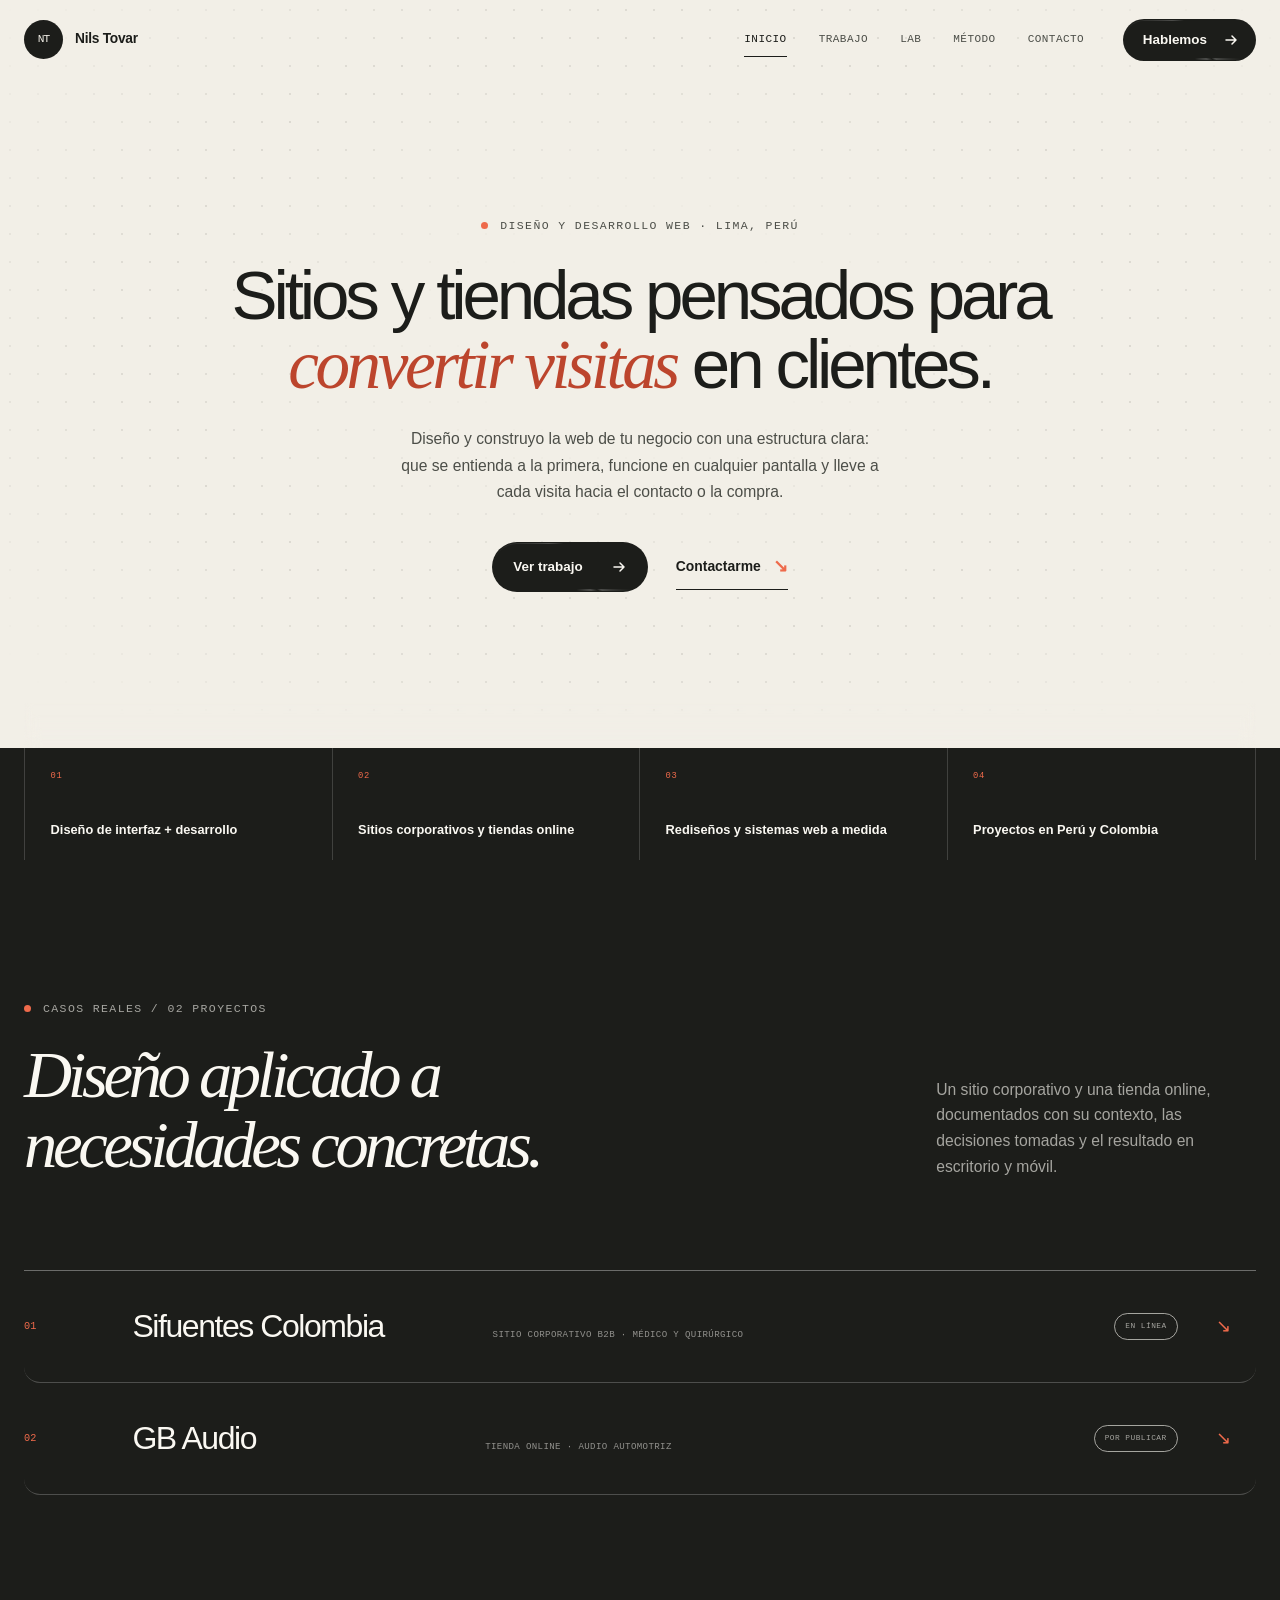
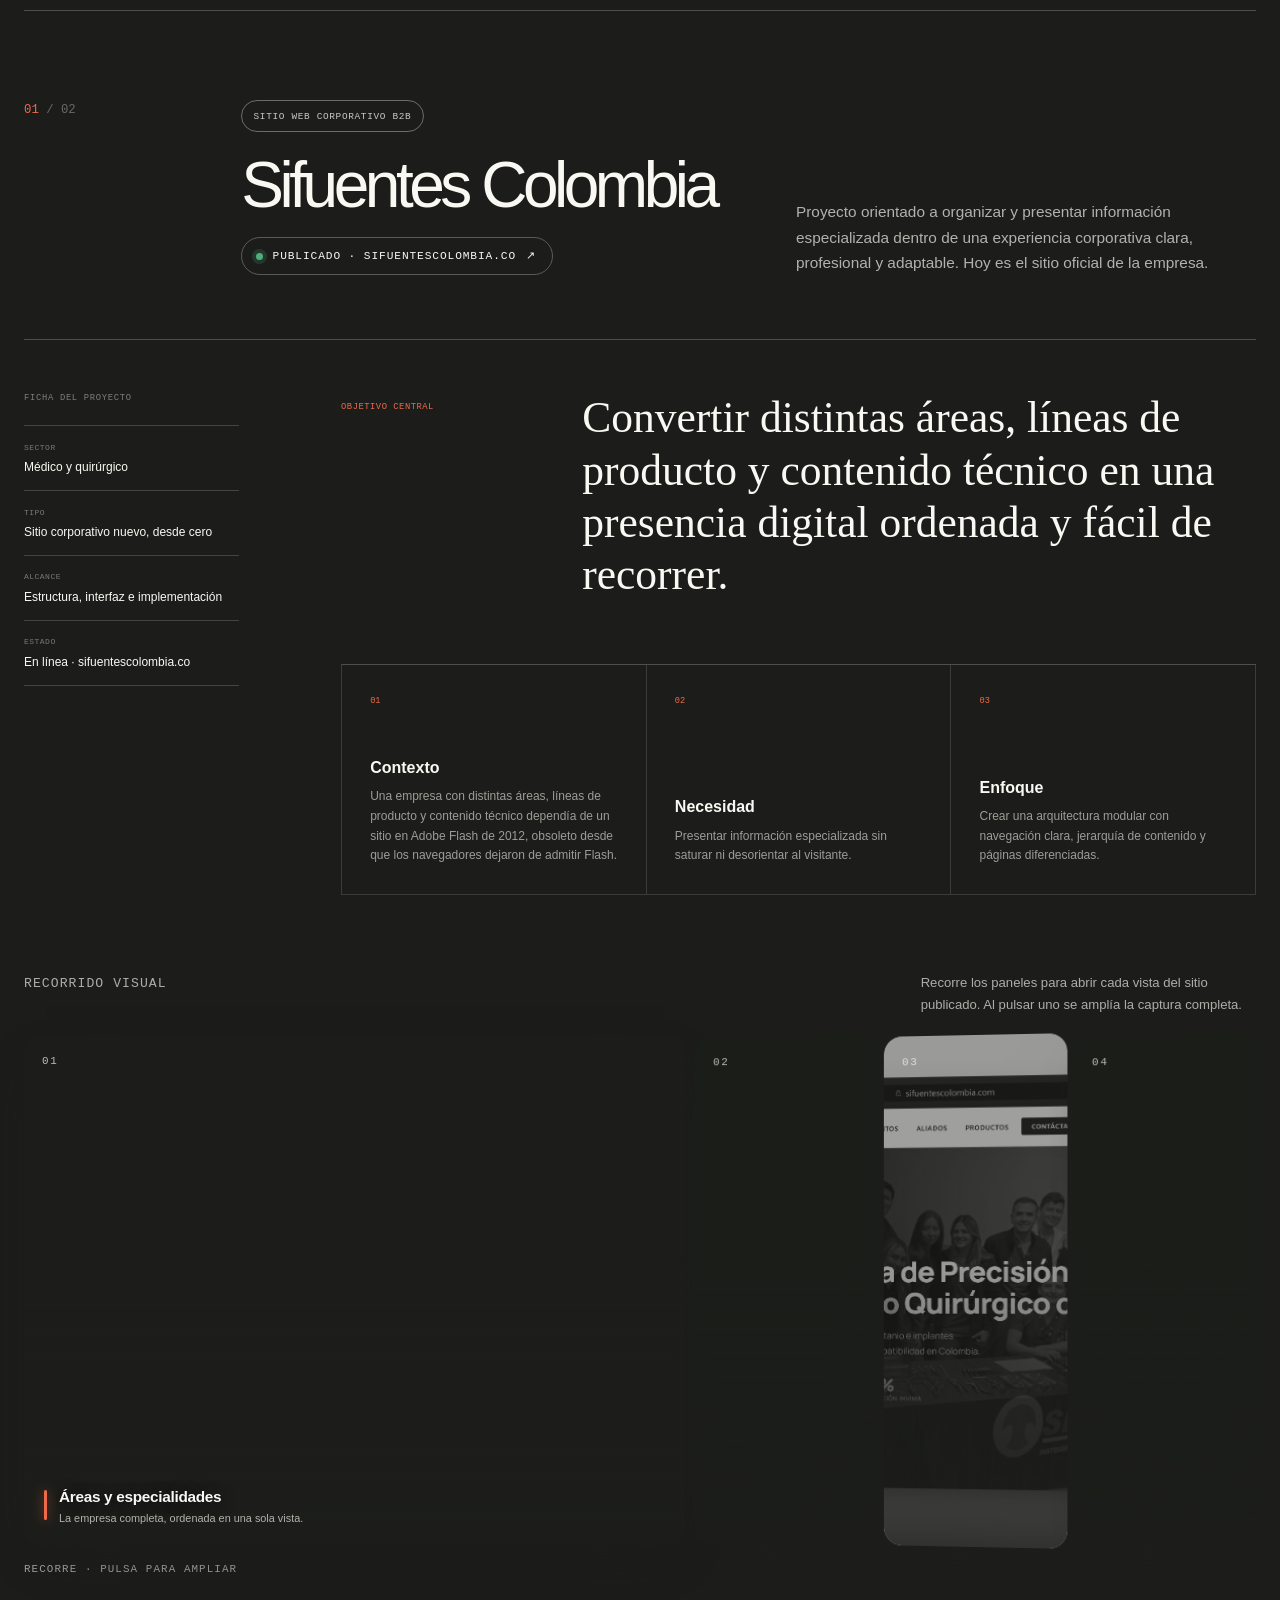
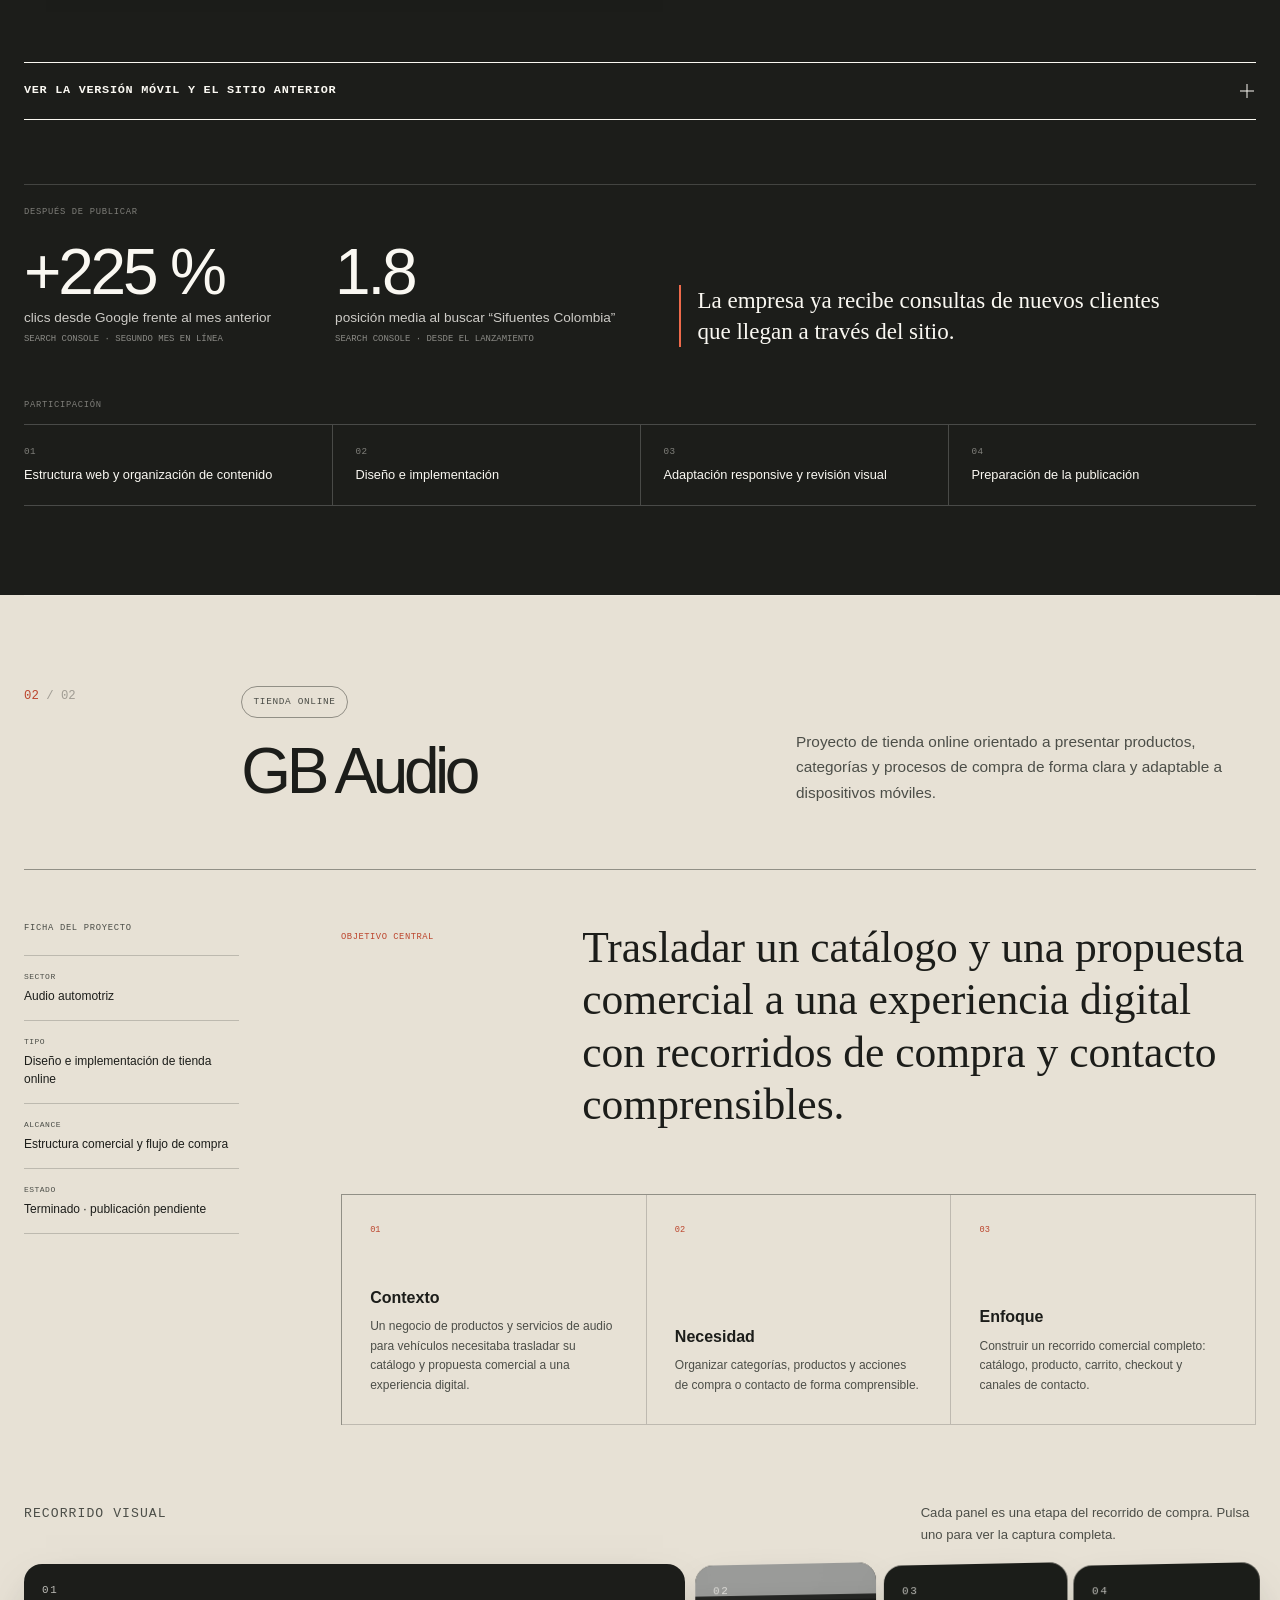
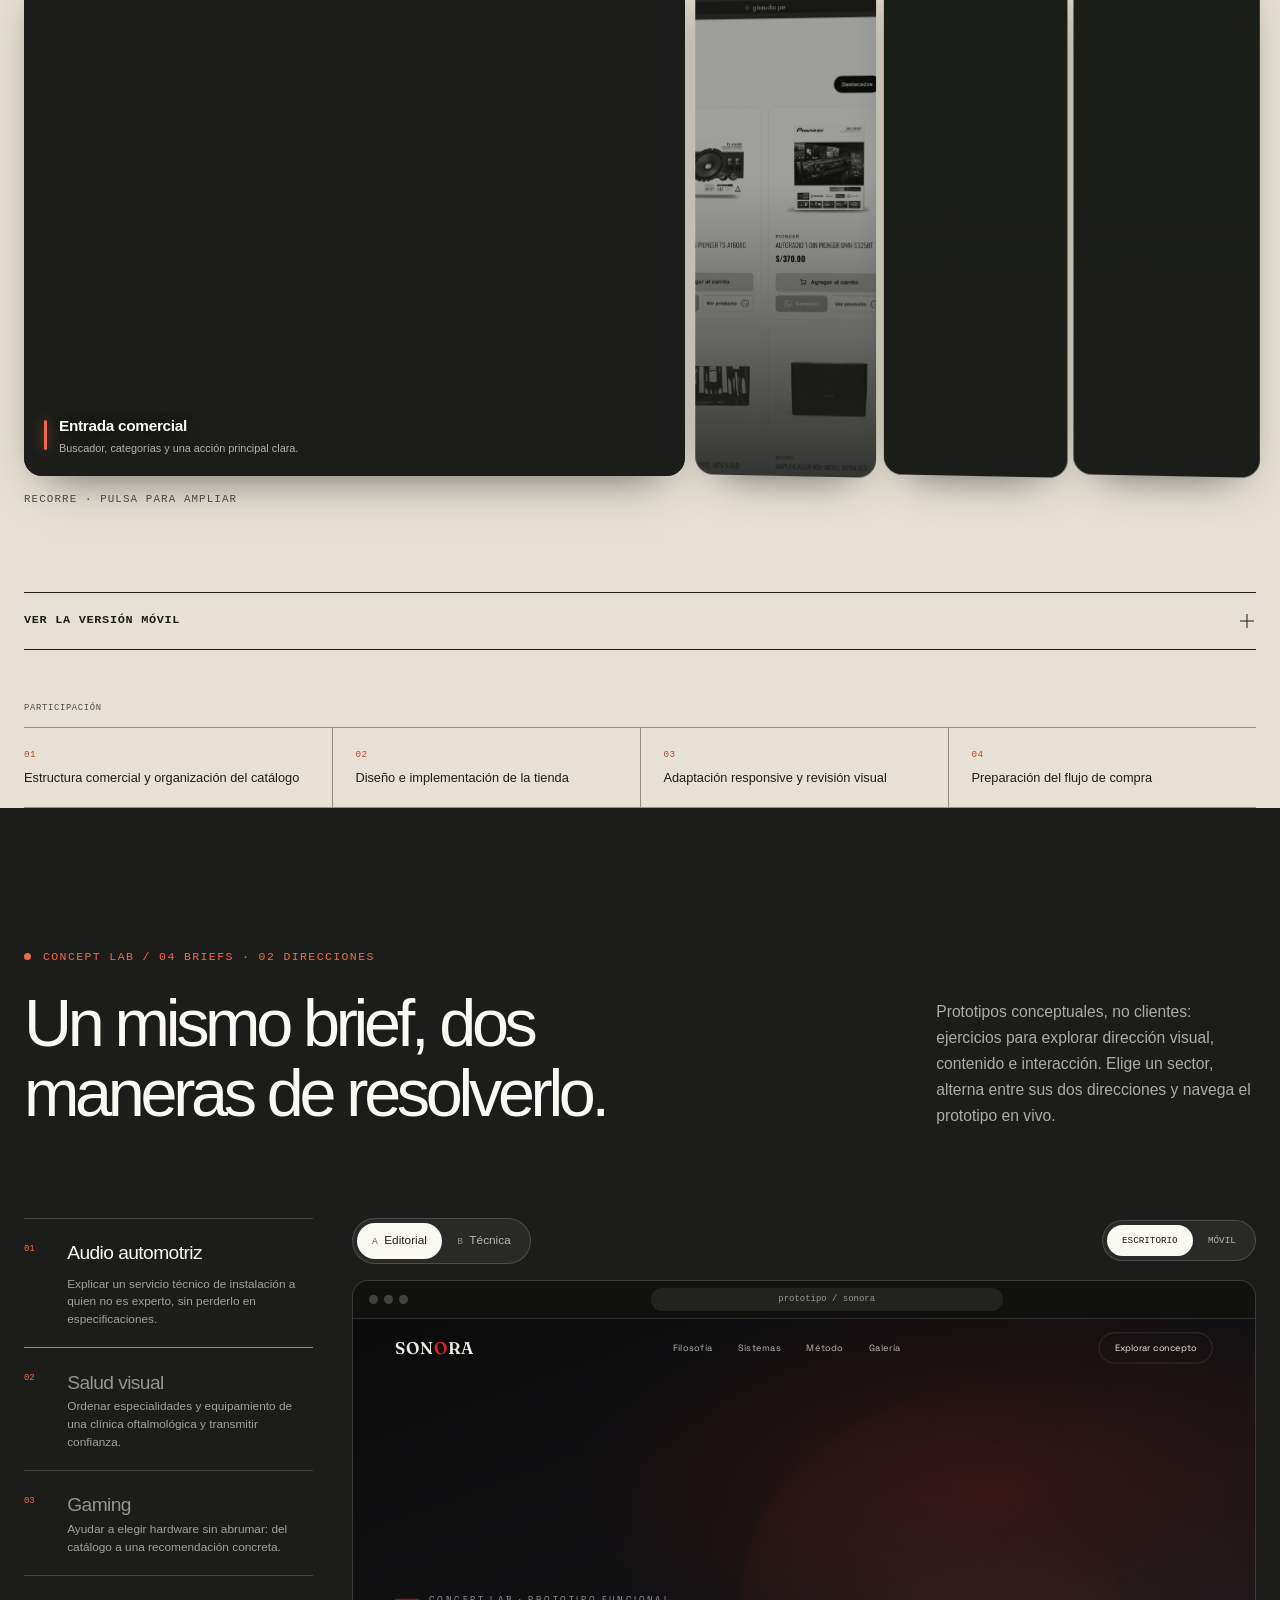
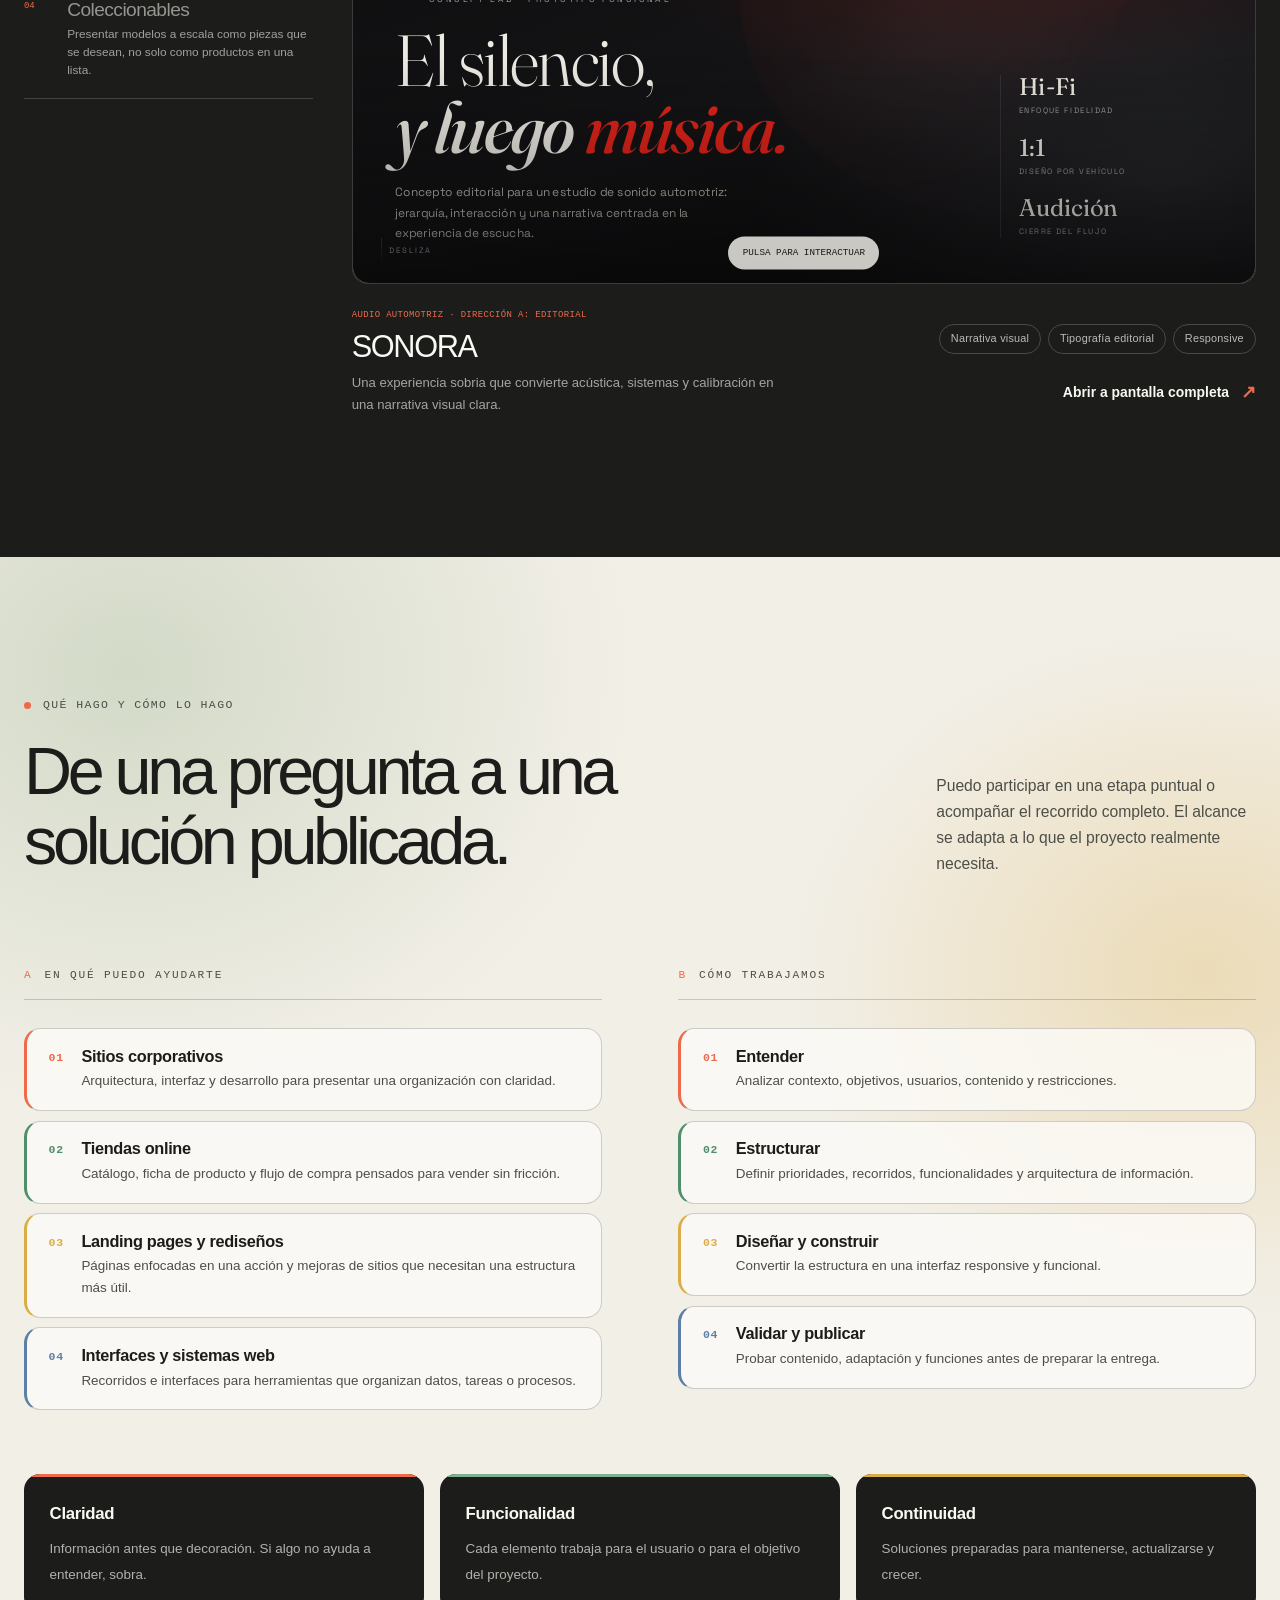
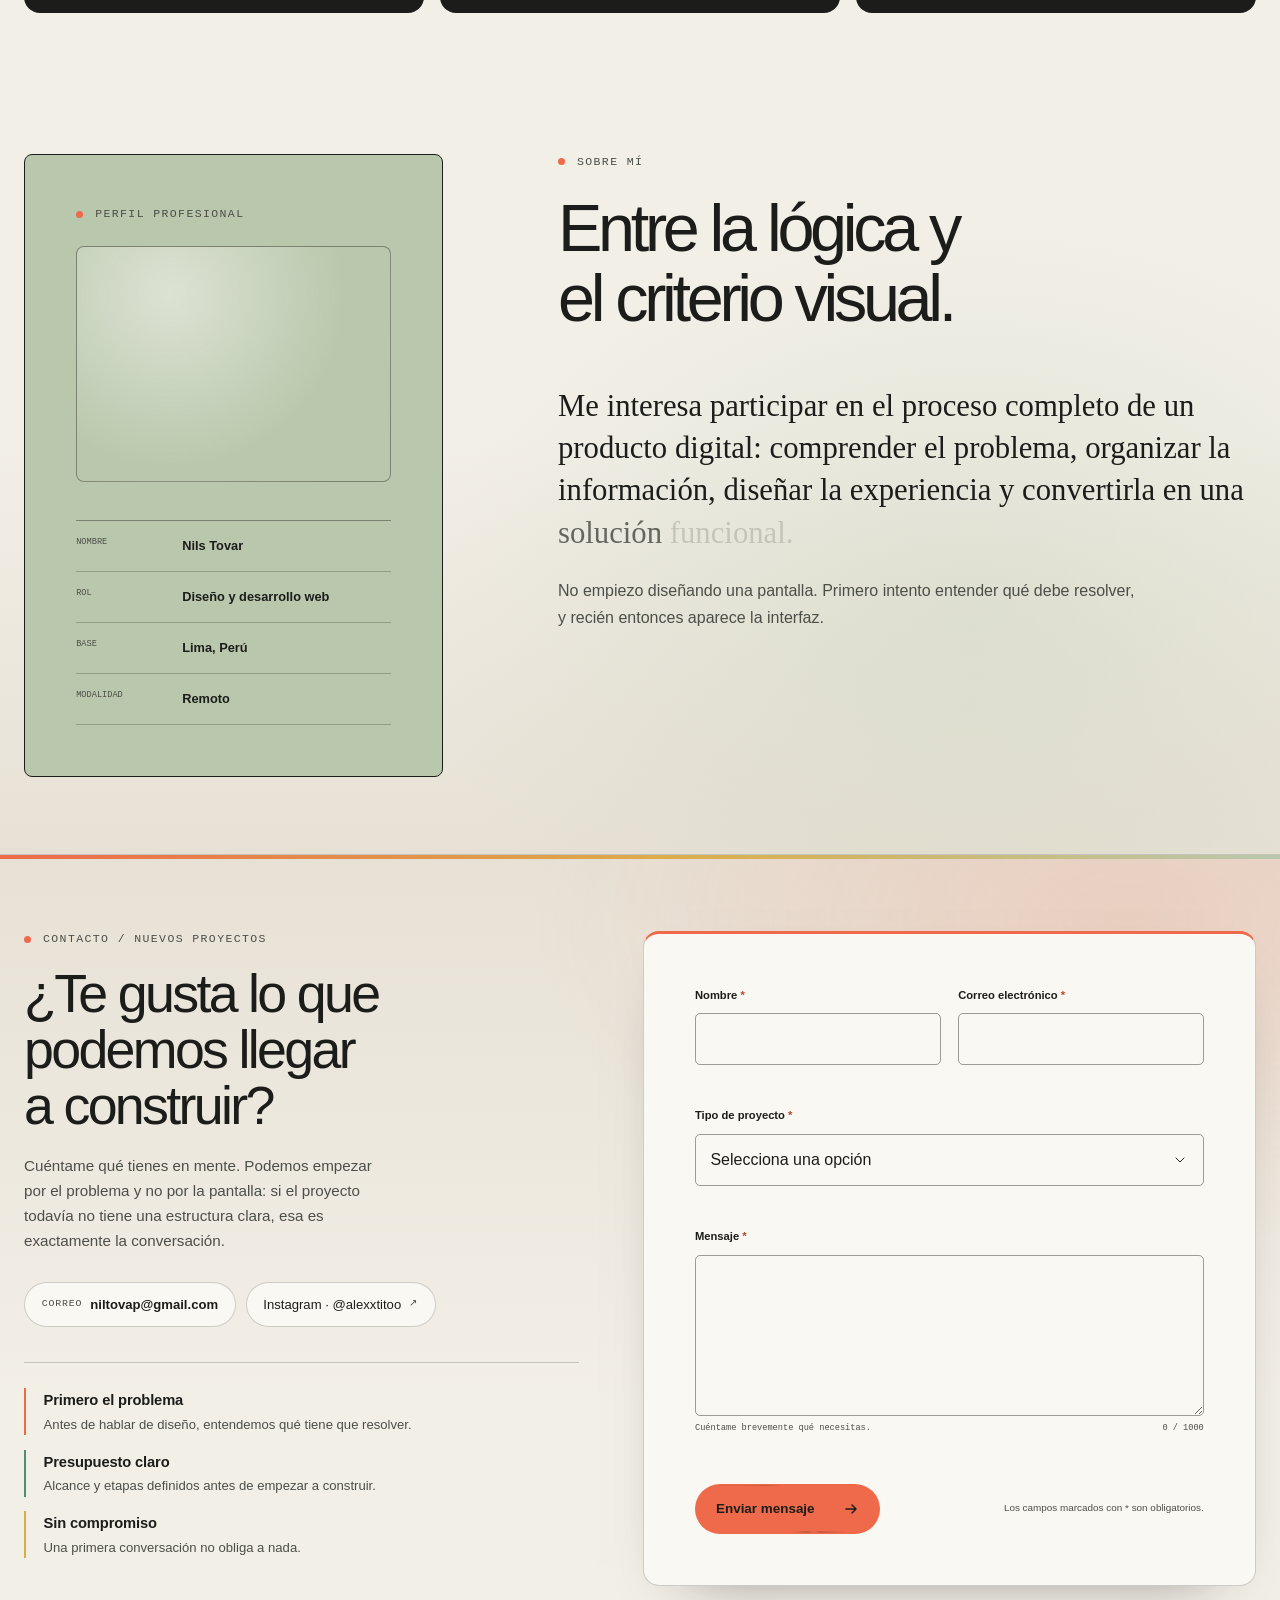
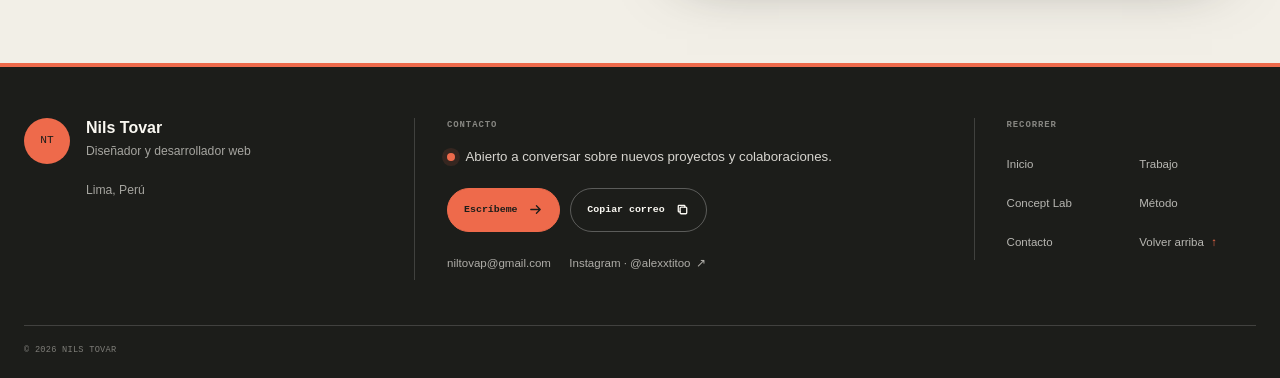
<file: index.html>
<!doctype html>
<html lang="es">
  <head>
    <meta charset="utf-8">
    <meta name="viewport" content="width=device-width, initial-scale=1">

    <title>Nils Tovar — Diseño y desarrollo de experiencias web</title>
    <meta
      name="description"
      content="Portfolio de Nils Tovar, diseñador y desarrollador web en Lima. Sitios corporativos, tiendas online y prototipos interactivos."
    >
    <meta name="robots" content="index, follow">
    <meta name="theme-color" content="#f2efe7">
    <link
      rel="canonical"
      href="https://alti1912.github.io/Portafolio/"
    >

    <meta property="og:type" content="website">
    <meta property="og:locale" content="es_PE">
    <meta property="og:title" content="Nils Tovar — Diseño y desarrollo de experiencias web">
    <meta
      property="og:description"
      content="Portfolio de Nils Tovar, diseñador y desarrollador web en Lima. Sitios corporativos, tiendas online y prototipos interactivos."
    >
    <meta property="og:url" content="https://alti1912.github.io/Portafolio/">
    <meta property="og:site_name" content="Portfolio de Nils Tovar">
    <meta property="og:image" content="https://alti1912.github.io/Portafolio/assets/images/social/portfolio-nils-tovar.webp">
    <meta property="og:image:width" content="1200">
    <meta property="og:image:height" content="630">
    <meta property="og:image:alt" content="Portfolio de Nils Tovar, diseñador y desarrollador web">

    <meta name="twitter:card" content="summary_large_image">
    <meta name="twitter:title" content="Nils Tovar — Diseño y desarrollo de experiencias web">
    <meta
      name="twitter:description"
      content="Sitios corporativos, tiendas online y prototipos interactivos."
    >

    <link rel="icon" href="assets/favicon.svg" type="image/svg+xml">
    <link rel="stylesheet" href="css/styles.css">
    <link rel="stylesheet" href="css/effects.css">

    <script>
      document.documentElement.classList.add("js");
    </script>

    <script type="application/ld+json">
      {
        "@context": "https://schema.org",
        "@graph": [
          {
            "@type": "Person",
            "@id": "https://alti1912.github.io/Portafolio/#person",
            "name": "Nils Tovar",
            "url": "https://alti1912.github.io/Portafolio/",
            "jobTitle": "Diseñador y desarrollador web",
            "email": "mailto:niltovap@gmail.com",
            "sameAs": [
              "https://www.instagram.com/alexxtitoo/"
            ],
            "address": {
              "@type": "PostalAddress",
              "addressLocality": "Lima",
              "addressCountry": "PE"
            }
          },
          {
            "@type": "WebSite",
            "@id": "https://alti1912.github.io/Portafolio/#website",
            "name": "Portfolio de Nils Tovar",
            "url": "https://alti1912.github.io/Portafolio/",
            "inLanguage": "es",
            "author": {
              "@id": "https://alti1912.github.io/Portafolio/#person"
            }
          }
        ]
      }
    </script>
  </head>

  <body>
    <a class="skip-link" href="#contenido">Saltar al contenido</a>

    <header class="site-header" data-header>
      <div class="header-inner">
        <a class="brand" href="#inicio" aria-label="Nils Tovar, volver al inicio">
          <span class="brand-mark" aria-hidden="true">NT</span>
          <span class="brand-name">Nils Tovar</span>
        </a>

        <button
          class="menu-toggle"
          type="button"
          aria-expanded="false"
          aria-controls="primary-navigation"
          aria-label="Abrir menú de navegación"
          data-menu-toggle
        >
          <span class="menu-toggle__label">Menú</span>
          <span class="menu-toggle__icon" aria-hidden="true">
            <span></span>
            <span></span>
          </span>
        </button>

        <nav class="primary-nav" id="primary-navigation" aria-label="Navegación principal" data-nav>
          <ul>
            <li><a href="#inicio" aria-current="page">Inicio</a></li>
            <li><a href="#proyectos">Trabajo</a></li>
            <li><a href="#lab">Lab</a></li>
            <li><a href="#metodo">Método</a></li>
            <li><a href="#contacto">Contacto</a></li>
          </ul>
          <a class="button button--small button--ink nav-cta" href="#contacto" data-specular>
            Hablemos
            <svg viewBox="0 0 16 16" aria-hidden="true">
              <path d="M3 8h10M9 4l4 4-4 4"></path>
            </svg>
          </a>
        </nav>
      </div>
    </header>

    <main id="contenido">
      <section class="hero section-shell" id="inicio" aria-labelledby="hero-title">
        <canvas class="dot-grid" data-dot-grid aria-hidden="true"></canvas>
        <div class="hero-copy">
          <p class="eyebrow reveal">Diseño y desarrollo web · Lima, Perú</p>
          <h1 id="hero-title" class="reveal" data-fold-text data-fold-trigger="load" data-fold-stagger="40">
            Sitios y tiendas pensados para
            <span>convertir visitas</span>
            en clientes.
          </h1>
          <p class="hero-lead reveal">
            Diseño y construyo la web de tu negocio con una estructura clara:
            que se entienda a la primera, funcione en cualquier pantalla y
            lleve a cada visita hacia el contacto o la compra.
          </p>

          <div class="hero-actions reveal">
            <a class="button button--ink" href="#proyectos" data-specular data-magnet>
              Ver trabajo
              <svg viewBox="0 0 16 16" aria-hidden="true">
                <path d="M3 8h10M9 4l4 4-4 4"></path>
              </svg>
            </a>
            <a class="text-link" href="#contacto">
              Contactarme
              <span aria-hidden="true">↘</span>
            </a>
          </div>
        </div>

        <div
          data-gradual-blur
          data-blur-position="bottom"
          data-blur-strength="1.6"
          data-blur-divs="4"
          data-blur-curve="ease-out"
        ></div>
      </section>

      <aside class="context-strip" aria-label="Contexto profesional">
        <div class="section-shell context-strip__inner" role="list">
          <div class="context-item" role="listitem">
            <span>01</span>
            <strong>Diseño de interfaz + desarrollo</strong>
          </div>
          <div class="context-item" role="listitem">
            <span>02</span>
            <strong>Sitios corporativos y tiendas online</strong>
          </div>
          <div class="context-item" role="listitem">
            <span>03</span>
            <strong>Rediseños y sistemas web a medida</strong>
          </div>
          <div class="context-item" role="listitem">
            <span>04</span>
            <strong>Proyectos en Perú y Colombia</strong>
          </div>
        </div>
      </aside>

      <section class="projects section-pad" id="proyectos" aria-labelledby="projects-title">
        <div class="section-shell">
          <div class="section-heading section-heading--split reveal">
            <div>
              <p class="eyebrow">Casos reales / 02 proyectos</p>
              <h2 id="projects-title" data-fold-text>Diseño aplicado a necesidades concretas.</h2>
            </div>
            <p>
              Un sitio corporativo y una tienda online, documentados con su
              contexto, las decisiones tomadas y el resultado en escritorio y móvil.
            </p>
          </div>

          <nav class="project-index reveal" aria-label="Índice de proyectos">
            <a class="project-index__item" href="#sifuentes-colombia" data-border-glow>
              <span class="project-index__number">01</span>
              <span class="project-index__name">
                <strong>Sifuentes Colombia</strong>
                <small>Sitio corporativo B2B · Médico y quirúrgico</small>
              </span>
              <span class="status-label">En línea</span>
              <span class="project-index__arrow" aria-hidden="true">↘</span>
            </a>
            <a class="project-index__item" href="#gb-audio" data-border-glow>
              <span class="project-index__number">02</span>
              <span class="project-index__name">
                <strong>GB Audio</strong>
                <small>Tienda online · Audio automotriz</small>
              </span>
              <span class="status-label">Por publicar</span>
              <span class="project-index__arrow" aria-hidden="true">↘</span>
            </a>
          </nav>

          <article
            class="case-study project-case case-study--sifuentes"
            id="sifuentes-colombia"
            aria-labelledby="sifuentes-title"
          >
            <header class="case-header">
              <div class="case-number">01 <span>/ 02</span></div>
              <div class="case-title">
                <p class="tag">Sitio web corporativo B2B</p>
                <h3 id="sifuentes-title">Sifuentes Colombia</h3>
                <div class="case-header__actions">
                  <a
                    class="case-live"
                    href="https://sifuentescolombia.co"
                    target="_blank"
                    rel="noopener noreferrer"
                  >
                    Publicado · sifuentescolombia.co
                    <span aria-hidden="true">↗</span>
                    <span class="visually-hidden">(abre en una pestaña nueva)</span>
                  </a>
                </div>
              </div>
              <p class="case-description">
                Proyecto orientado a organizar y presentar información especializada
                dentro de una experiencia corporativa clara, profesional y adaptable.
                Hoy es el sitio oficial de la empresa.
              </p>
            </header>

            <div class="project-narrative reveal">
              <aside class="project-meta">
                <p class="project-meta__label">Ficha del proyecto</p>
                <dl>
                  <div>
                    <dt>Sector</dt>
                    <dd>Médico y quirúrgico</dd>
                  </div>
                  <div>
                    <dt>Tipo</dt>
                    <dd>Sitio corporativo nuevo, desde cero</dd>
                  </div>
                  <div>
                    <dt>Alcance</dt>
                    <dd>Estructura, interfaz e implementación</dd>
                  </div>
                  <div>
                    <dt>Estado</dt>
                    <dd>En línea · sifuentescolombia.co</dd>
                  </div>
                </dl>
              </aside>

              <div class="project-story">
                <div class="project-story__statement">
                  <span>Objetivo central</span>
                  <p>
                    Convertir distintas áreas, líneas de producto y contenido técnico
                    en una presencia digital ordenada y fácil de recorrer.
                  </p>
                </div>

                <div class="project-story__grid">
                  <section aria-labelledby="sifuentes-contexto">
                    <span>01</span>
                    <h4 id="sifuentes-contexto">Contexto</h4>
                    <p>
                      Una empresa con distintas áreas, líneas de producto y contenido
                      técnico dependía de un sitio en Adobe Flash de 2012, obsoleto
                      desde que los navegadores dejaron de admitir Flash.
                    </p>
                  </section>
                  <section aria-labelledby="sifuentes-necesidad">
                    <span>02</span>
                    <h4 id="sifuentes-necesidad">Necesidad</h4>
                    <p>
                      Presentar información especializada sin saturar ni desorientar
                      al visitante.
                    </p>
                  </section>
                  <section aria-labelledby="sifuentes-enfoque">
                    <span>03</span>
                    <h4 id="sifuentes-enfoque">Enfoque</h4>
                    <p>
                      Crear una arquitectura modular con navegación clara, jerarquía
                      de contenido y páginas diferenciadas.
                    </p>
                  </section>
                </div>
              </div>
            </div>

            <section class="case-visual reveal" aria-labelledby="sifuentes-visual-title">
              <div class="case-visual__head">
                <div>
                  <p class="project-meta__label">Recorrido visual</p>
                  <h4 id="sifuentes-visual-title" class="visually-hidden">
                    Recorrido visual de Sifuentes Colombia
                  </h4>
                </div>
                <p>
                  Recorre los paneles para abrir cada vista del sitio publicado.
                  Al pulsar uno se amplía la captura completa.
                </p>
              </div>

              <div
                class="accordion-gallery"
                data-accordion-gallery
                data-default-index="0"
                data-expand-ratio="0.55"
              >
                <button
                  class="ag-panel"
                  type="button"
                  data-lightbox-trigger
                  aria-label="Ampliar la captura de áreas y especialidades de Sifuentes Colombia"
                  data-caption-title="Sifuentes Colombia · Áreas y especialidades"
                  data-caption-detail="Organización visual de las áreas y especialidades médicas dentro de la página principal."
                >
                  <span class="ag-panel__frame">
                    <span class="ag-panel__media">
                      <img
                        class="project-capture__image"
                        src="assets/images/projects/sifuentes/sifuentes-bentobox-desktop-safari.webp"
                        width="2240"
                        height="1749"
                        loading="lazy"
                        decoding="async"
                        alt="Vista de escritorio de las áreas y especialidades médicas de Sifuentes Colombia"
                      >
                    </span>
                    <span class="ag-panel__overlay"></span>
                  </span>
                  <span class="ag-panel__index" aria-hidden="true">01</span>
                  <span class="ag-panel__label" aria-hidden="true">
                    <span class="ag-panel__bar"></span>
                    <span class="ag-panel__text">
                      <strong>Áreas y especialidades</strong>
                      <small>La empresa completa, ordenada en una sola vista.</small>
                    </span>
                  </span>
                </button>

                <button
                  class="ag-panel"
                  type="button"
                  data-lightbox-trigger
                  aria-label="Ampliar la captura de la categoría Maxilofacial de Sifuentes Colombia"
                  data-caption-title="Sifuentes Colombia · Categoría Maxilofacial"
                  data-caption-detail="Arquitectura de producto con la categoría activa, sus sistemas y la información técnica asociada."
                >
                  <span class="ag-panel__frame">
                    <span class="ag-panel__media">
                      <img
                        class="project-capture__image"
                        src="assets/images/projects/sifuentes/sifuentes-productos-categoria-desktop-safari.webp"
                        width="2240"
                        height="1902"
                        loading="lazy"
                        decoding="async"
                        alt="Vista de escritorio de la categoría Maxilofacial de Sifuentes Colombia con navegación lateral"
                      >
                    </span>
                    <span class="ag-panel__overlay"></span>
                  </span>
                  <span class="ag-panel__index" aria-hidden="true">02</span>
                  <span class="ag-panel__label" aria-hidden="true">
                    <span class="ag-panel__bar"></span>
                    <span class="ag-panel__text">
                      <strong>Catálogo por categoría</strong>
                      <small>Contenido técnico jerarquizado y navegable.</small>
                    </span>
                  </span>
                </button>

                <button
                  class="ag-panel"
                  type="button"
                  data-lightbox-trigger
                  aria-label="Ampliar la captura de trayectoria de Sifuentes Colombia"
                  data-caption-title="Sifuentes Colombia · Trayectoria"
                  data-caption-detail="Presentación corporativa que aporta contexto, historia y confianza."
                >
                  <span class="ag-panel__frame">
                    <span class="ag-panel__media">
                      <img
                        class="project-capture__image"
                        src="assets/images/projects/sifuentes/sifuentes-destacada-desktop-safari.webp"
                        width="2240"
                        height="1267"
                        loading="lazy"
                        decoding="async"
                        alt="Vista de escritorio de la presentación corporativa y trayectoria de Sifuentes Colombia"
                      >
                    </span>
                    <span class="ag-panel__overlay"></span>
                  </span>
                  <span class="ag-panel__index" aria-hidden="true">03</span>
                  <span class="ag-panel__label" aria-hidden="true">
                    <span class="ag-panel__bar"></span>
                    <span class="ag-panel__text">
                      <strong>Trayectoria</strong>
                      <small>Contexto e historia como argumento de confianza.</small>
                    </span>
                  </span>
                </button>

                <button
                  class="ag-panel"
                  type="button"
                  data-lightbox-trigger
                  aria-label="Ampliar la captura de contacto de Sifuentes Colombia"
                  data-caption-title="Sifuentes Colombia · Contacto"
                  data-caption-detail="Formulario, datos de atención y ubicación reunidos en un cierre claro."
                >
                  <span class="ag-panel__frame">
                    <span class="ag-panel__media">
                      <img
                        class="project-capture__image"
                        src="assets/images/projects/sifuentes/sifuentes-contacto-desktop-safari.webp"
                        width="2240"
                        height="1570"
                        loading="lazy"
                        decoding="async"
                        alt="Vista de escritorio del formulario, la información de contacto y el mapa de Sifuentes Colombia"
                      >
                    </span>
                    <span class="ag-panel__overlay"></span>
                  </span>
                  <span class="ag-panel__index" aria-hidden="true">04</span>
                  <span class="ag-panel__label" aria-hidden="true">
                    <span class="ag-panel__bar"></span>
                    <span class="ag-panel__text">
                      <strong>Contacto</strong>
                      <small>Un cierre con formulario, atención y ubicación.</small>
                    </span>
                  </span>
                </button>
              </div>

              <p class="accordion-gallery__hint">Recorre · Pulsa para ampliar</p>
            </section>

            <div
              class="project-gallery project-gallery--real project-gallery--sifuentes"
              id="sifuentes-capturas"
            >
              <button
                class="gallery-toggle"
                type="button"
                data-gallery-toggle
                aria-expanded="false"
                aria-controls="sifuentes-galeria-secundaria"
              >
                <span data-gallery-label>Ver la versión móvil y el sitio anterior</span>
                <span class="gallery-toggle__icon" aria-hidden="true"></span>
              </button>

              <div
                class="secondary-gallery"
                id="sifuentes-galeria-secundaria"
                data-gallery-panel
                hidden
              >
                <figure
                  class="project-capture project-capture--secondary-mobile project-capture--long"
                  data-frame-mode="embedded"
                >
                  <button
                    class="capture-open"
                    type="button"
                    data-lightbox-trigger
                    aria-label="Ver completa la captura móvil de áreas y especialidades de Sifuentes Colombia"
                  >
                    <span class="capture-media">
                      <img
                        class="project-capture__image"
                        src="assets/images/projects/sifuentes/sifuentes-bentobox-mobile-safari.webp"
                        width="1140"
                        height="3772"
                        loading="lazy"
                        decoding="async"
                        alt="Captura móvil completa de las áreas y especialidades médicas de Sifuentes Colombia"
                      >
                      <span class="capture-action">Ver captura completa <span aria-hidden="true">↗</span></span>
                      <span class="capture-fallback" hidden>La captura no está disponible en este momento.</span>
                    </span>
                  </button>
                  <figcaption>
                    <span>Especialidades en móvil</span>
                    <small>Recorte de la captura completa para conservar el ritmo de lectura.</small>
                  </figcaption>
                </figure>

                <figure
                  class="project-capture project-capture--secondary-mobile project-capture--long"
                  data-frame-mode="embedded"
                >
                  <button
                    class="capture-open"
                    type="button"
                    data-lightbox-trigger
                    aria-label="Ver completa la captura móvil de la categoría Maxilofacial de Sifuentes Colombia"
                  >
                    <span class="capture-media">
                      <img
                        class="project-capture__image"
                        src="assets/images/projects/sifuentes/sifuentes-productos-categoria-mobile-safari.webp"
                        width="1140"
                        height="4446"
                        loading="lazy"
                        decoding="async"
                        alt="Captura móvil completa de la categoría Maxilofacial y sus sistemas de producto en Sifuentes Colombia"
                      >
                      <span class="capture-action">Ver captura completa <span aria-hidden="true">↗</span></span>
                      <span class="capture-fallback" hidden>La captura no está disponible en este momento.</span>
                    </span>
                  </button>
                  <figcaption>
                    <span>Categoría en móvil</span>
                    <small>Recorte controlado del contenido técnico; la vista completa está disponible al ampliar.</small>
                  </figcaption>
                </figure>

                <figure
                  class="project-capture project-capture--secondary-mobile"
                  data-frame-mode="embedded"
                >
                  <button
                    class="capture-open"
                    type="button"
                    data-lightbox-trigger
                    aria-label="Ampliar captura móvil de trayectoria de Sifuentes Colombia"
                  >
                    <span class="capture-media">
                      <img
                        class="project-capture__image"
                        src="assets/images/projects/sifuentes/sifuentes-destacada-mobile-safari.webp"
                        width="1140"
                        height="1788"
                        loading="lazy"
                        decoding="async"
                        alt="Vista móvil de la presentación corporativa y trayectoria de Sifuentes Colombia"
                      >
                      <span class="capture-action">Ampliar <span aria-hidden="true">↗</span></span>
                      <span class="capture-fallback" hidden>La captura no está disponible en este momento.</span>
                    </span>
                  </button>
                  <figcaption>
                    <span>Trayectoria en móvil</span>
                    <small>La presentación corporativa adaptada a una lectura vertical.</small>
                  </figcaption>
                </figure>

                                <section class="case-evolution" aria-labelledby="sifuentes-evolution-title">
                  <div class="case-evolution__header">
                    <div>
                      <p class="project-meta__label">Antes del sitio nuevo</p>
                      <h4 id="sifuentes-evolution-title">El sitio anterior, en Flash</h4>
                    </div>
                    <p>
                      Estas capturas pertenecen al sitio anterior de Sifuentes Colombia,
                      construido con Adobe Flash hacia 2012 en otro dominio. Su diseño y
                      desarrollo no forman parte de mi trabajo; se incluyen solo como
                      contexto: el sitio actual se planteó y construyó desde cero.
                    </p>
                  </div>

                  <div class="evolution-grid">
                    <figure class="project-capture evolution-card" data-frame-mode="raw">
                      <button
                        class="capture-open"
                        type="button"
                        data-lightbox-trigger
                        aria-label="Ampliar captura de la página anterior Quiénes somos de Sifuentes Colombia"
                      >
                        <span class="capture-media">
                          <img
                            class="project-capture__image"
                            src="assets/images/projects/sifuentes/before/sifuentes-anterior-quienes.webp"
                            width="1440"
                            height="1000"
                            loading="lazy"
                            decoding="async"
                            alt="Sitio anterior de Sifuentes Colombia en la página Quiénes somos, con diseño fijo y menú lateral"
                          >
                          <span class="capture-action">Ampliar <span aria-hidden="true">↗</span></span>
                          <span class="capture-fallback" hidden>La captura no está disponible en este momento.</span>
                        </span>
                      </button>
                      <figcaption>
                        <span>Sitio anterior · Quiénes somos</span>
                        <small>Composición de ancho fijo, menú lateral y contenido corporativo extenso en una sola vista.</small>
                      </figcaption>
                    </figure>

                    <figure class="project-capture evolution-card" data-frame-mode="raw">
                      <button
                        class="capture-open"
                        type="button"
                        data-lightbox-trigger
                        aria-label="Ampliar captura de la página anterior Líneas de productos de Sifuentes Colombia"
                      >
                        <span class="capture-media">
                          <img
                            class="project-capture__image"
                            src="assets/images/projects/sifuentes/before/sifuentes-anterior-productos.webp"
                            width="1440"
                            height="1000"
                            loading="lazy"
                            decoding="async"
                            alt="Sitio anterior de Sifuentes Colombia con una cuadrícula de líneas de productos dentro de un diseño fijo"
                          >
                          <span class="capture-action">Ampliar <span aria-hidden="true">↗</span></span>
                          <span class="capture-fallback" hidden>La captura no está disponible en este momento.</span>
                        </span>
                      </button>
                      <figcaption>
                        <span>Sitio anterior · Productos</span>
                        <small>Categorías presentadas como una cuadrícula estática, sin jerarquía de catálogo ni navegación contextual.</small>
                      </figcaption>
                    </figure>

                    <figure class="project-capture evolution-card" data-frame-mode="raw">
                      <button
                        class="capture-open"
                        type="button"
                        data-lightbox-trigger
                        aria-label="Ampliar captura de la página anterior Contáctenos de Sifuentes Colombia"
                      >
                        <span class="capture-media">
                          <img
                            class="project-capture__image"
                            src="assets/images/projects/sifuentes/before/sifuentes-anterior-contactenos.webp"
                            width="1440"
                            height="1000"
                            loading="lazy"
                            decoding="async"
                            alt="Sitio anterior de Sifuentes Colombia con datos de contacto, imagen corporativa y formulario en un diseño fijo"
                          >
                          <span class="capture-action">Ampliar <span aria-hidden="true">↗</span></span>
                          <span class="capture-fallback" hidden>La captura no está disponible en este momento.</span>
                        </span>
                      </button>
                      <figcaption>
                        <span>Sitio anterior · Contacto</span>
                        <small>Información y formulario concentrados en una estructura de escritorio sin adaptación móvil visible.</small>
                      </figcaption>
                    </figure>
                  </div>
                </section>
              </div>
            </div>

            <section
              class="case-results reveal"
              aria-labelledby="sifuentes-results-title"
              data-case-results="sifuentes"
              hidden
            >
              <p class="project-meta__label" id="sifuentes-results-title">Después de publicar</p>
              <div class="case-results__body" data-case-results-body></div>
            </section>

            <div class="case-info">
              <div class="case-facts">
                <p class="project-meta__label">Participación</p>
                <dl>
                  <div>
                    <dt>01</dt>
                    <dd>Estructura web y organización de contenido</dd>
                  </div>
                  <div>
                    <dt>02</dt>
                    <dd>Diseño e implementación</dd>
                  </div>
                  <div>
                    <dt>03</dt>
                    <dd>Adaptación responsive y revisión visual</dd>
                  </div>
                  <div>
                    <dt>04</dt>
                    <dd>Preparación de la publicación</dd>
                  </div>
                </dl>
              </div>
            </div>
          </article>

          <article
            class="case-study project-case case-study--gb"
            id="gb-audio"
            aria-labelledby="gb-title"
          >
            <header class="case-header">
              <div class="case-number">02 <span>/ 02</span></div>
              <div class="case-title">
                <p class="tag">Tienda online</p>
                <h3 id="gb-title">GB Audio</h3>
              </div>
              <p class="case-description">
                Proyecto de tienda online orientado a presentar productos, categorías
                y procesos de compra de forma clara y adaptable a dispositivos móviles.
              </p>
            </header>

            <div class="project-narrative project-narrative--reverse reveal">
              <aside class="project-meta">
                <p class="project-meta__label">Ficha del proyecto</p>
                <dl>
                  <div>
                    <dt>Sector</dt>
                    <dd>Audio automotriz</dd>
                  </div>
                  <div>
                    <dt>Tipo</dt>
                    <dd>Diseño e implementación de tienda online</dd>
                  </div>
                  <div>
                    <dt>Alcance</dt>
                    <dd>Estructura comercial y flujo de compra</dd>
                  </div>
                  <div>
                    <dt>Estado</dt>
                    <dd>Terminado · publicación pendiente</dd>
                  </div>
                </dl>
              </aside>

              <div class="project-story">
                <div class="project-story__statement">
                  <span>Objetivo central</span>
                  <p>
                    Trasladar un catálogo y una propuesta comercial a una experiencia
                    digital con recorridos de compra y contacto comprensibles.
                  </p>
                </div>

                <div class="project-story__grid">
                  <section aria-labelledby="gb-contexto">
                    <span>01</span>
                    <h4 id="gb-contexto">Contexto</h4>
                    <p>
                      Un negocio de productos y servicios de audio para vehículos necesitaba
                      trasladar su catálogo y propuesta comercial a una experiencia digital.
                    </p>
                  </section>
                  <section aria-labelledby="gb-necesidad">
                    <span>02</span>
                    <h4 id="gb-necesidad">Necesidad</h4>
                    <p>
                      Organizar categorías, productos y acciones de compra o contacto
                      de forma comprensible.
                    </p>
                  </section>
                  <section aria-labelledby="gb-enfoque">
                    <span>03</span>
                    <h4 id="gb-enfoque">Enfoque</h4>
                    <p>
                      Construir un recorrido comercial completo: catálogo, producto,
                      carrito, checkout y canales de contacto.
                    </p>
                  </section>
                </div>
              </div>
            </div>

            <section class="case-visual reveal" aria-labelledby="gb-visual-title">
              <div class="case-visual__head">
                <div>
                  <p class="project-meta__label">Recorrido visual</p>
                  <h4 id="gb-visual-title" class="visually-hidden">Recorrido visual de GB Audio</h4>
                </div>
                <p>
                  Cada panel es una etapa del recorrido de compra. Pulsa uno para
                  ver la captura completa.
                </p>
              </div>

              <div
                class="accordion-gallery"
                data-accordion-gallery
                data-default-index="0"
                data-expand-ratio="0.55"
              >
                <button
                  class="ag-panel"
                  type="button"
                  data-lightbox-trigger
                  aria-label="Ampliar la captura de la página principal de GB Audio"
                  data-caption-title="GB Audio · Página principal"
                  data-caption-detail="Entrada comercial con buscador, categorías y llamadas a explorar el catálogo o cotizar una instalación."
                >
                  <span class="ag-panel__frame">
                    <span class="ag-panel__media">
                      <img
                        class="project-capture__image"
                        src="assets/images/projects/gb-audio/gb-audio-hero-desktop-safari.webp"
                        width="2240"
                        height="1458"
                        loading="lazy"
                        decoding="async"
                        alt="Vista de escritorio de la página principal de GB Audio con navegación y buscador"
                      >
                    </span>
                    <span class="ag-panel__overlay"></span>
                  </span>
                  <span class="ag-panel__index" aria-hidden="true">01</span>
                  <span class="ag-panel__label" aria-hidden="true">
                    <span class="ag-panel__bar"></span>
                    <span class="ag-panel__text">
                      <strong>Entrada comercial</strong>
                      <small>Buscador, categorías y una acción principal clara.</small>
                    </span>
                  </span>
                </button>

                <button
                  class="ag-panel"
                  type="button"
                  data-lightbox-trigger
                  aria-label="Ampliar la captura del catálogo de GB Audio"
                  data-caption-title="GB Audio · Catálogo"
                  data-caption-detail="Jerarquía de tienda para comparar productos y continuar por compra directa, consulta o detalle."
                >
                  <span class="ag-panel__frame">
                    <span class="ag-panel__media">
                      <img
                        class="project-capture__image"
                        src="assets/images/projects/gb-audio/gb-audio-catalogo-desktop-safari.webp"
                        width="2240"
                        height="2124"
                        loading="lazy"
                        decoding="async"
                        alt="Vista de escritorio del catálogo de GB Audio con filtros, productos y precios"
                      >
                    </span>
                    <span class="ag-panel__overlay"></span>
                  </span>
                  <span class="ag-panel__index" aria-hidden="true">02</span>
                  <span class="ag-panel__label" aria-hidden="true">
                    <span class="ag-panel__bar"></span>
                    <span class="ag-panel__text">
                      <strong>Catálogo</strong>
                      <small>Comparar, filtrar y decidir sin fricción.</small>
                    </span>
                  </span>
                </button>

                <button
                  class="ag-panel"
                  type="button"
                  data-lightbox-trigger
                  aria-label="Ampliar la captura de la propuesta de valor de GB Audio"
                  data-caption-title="GB Audio · Propuesta de valor"
                  data-caption-detail="Beneficios del servicio: experiencia, instalación profesional, marcas líderes y asesoría especializada."
                >
                  <span class="ag-panel__frame">
                    <span class="ag-panel__media">
                      <img
                        class="project-capture__image"
                        src="assets/images/projects/gb-audio/gb-audio-destacada-desktop-safari.webp"
                        width="2240"
                        height="1336"
                        loading="lazy"
                        decoding="async"
                        alt="Vista de escritorio de la propuesta de valor de GB Audio con cuatro beneficios del servicio"
                      >
                    </span>
                    <span class="ag-panel__overlay"></span>
                  </span>
                  <span class="ag-panel__index" aria-hidden="true">03</span>
                  <span class="ag-panel__label" aria-hidden="true">
                    <span class="ag-panel__bar"></span>
                    <span class="ag-panel__text">
                      <strong>Propuesta de valor</strong>
                      <small>Cuatro razones para elegir el servicio.</small>
                    </span>
                  </span>
                </button>

                <button
                  class="ag-panel"
                  type="button"
                  data-lightbox-trigger
                  aria-label="Ampliar la captura de testimonios de GB Audio"
                  data-caption-title="GB Audio · Testimonios"
                  data-caption-detail="Prueba social integrada al recorrido comercial para reforzar confianza."
                >
                  <span class="ag-panel__frame">
                    <span class="ag-panel__media">
                      <img
                        class="project-capture__image"
                        src="assets/images/projects/gb-audio/gb-audio-testimonios-desktop-safari.webp"
                        width="2240"
                        height="1344"
                        loading="lazy"
                        decoding="async"
                        alt="Vista de escritorio de la sección de testimonios y experiencias de clientes de GB Audio"
                      >
                    </span>
                    <span class="ag-panel__overlay"></span>
                  </span>
                  <span class="ag-panel__index" aria-hidden="true">04</span>
                  <span class="ag-panel__label" aria-hidden="true">
                    <span class="ag-panel__bar"></span>
                    <span class="ag-panel__text">
                      <strong>Testimonios</strong>
                      <small>Confianza antes de la decisión de compra.</small>
                    </span>
                  </span>
                </button>
              </div>

              <p class="accordion-gallery__hint">Recorre · Pulsa para ampliar</p>
            </section>

            <div
              class="project-gallery project-gallery--real project-gallery--gb"
              id="gb-capturas"
            >
              <button
                class="gallery-toggle"
                type="button"
                data-gallery-toggle
                aria-expanded="false"
                aria-controls="gb-galeria-secundaria"
              >
                <span data-gallery-label>Ver la versión móvil</span>
                <span class="gallery-toggle__icon" aria-hidden="true"></span>
              </button>

              <div
                class="secondary-gallery"
                id="gb-galeria-secundaria"
                data-gallery-panel
                hidden
              >
                <figure
                  class="project-capture project-capture--secondary-mobile"
                  data-frame-mode="embedded"
                >
                  <button
                    class="capture-open"
                    type="button"
                    data-lightbox-trigger
                    aria-label="Ampliar captura móvil de la página principal de GB Audio"
                  >
                    <span class="capture-media">
                      <img
                        class="project-capture__image"
                        src="assets/images/projects/gb-audio/gb-audio-hero-mobile-safari.webp"
                        width="1140"
                        height="1876"
                        loading="lazy"
                        decoding="async"
                        alt="Vista móvil de la página principal de GB Audio con buscador y menú de categorías"
                      >
                      <span class="capture-action">Ampliar <span aria-hidden="true">↗</span></span>
                      <span class="capture-fallback" hidden>La captura no está disponible en este momento.</span>
                    </span>
                  </button>
                  <figcaption>
                    <span>Inicio móvil</span>
                    <small>Prioridades comerciales y accesos de compra adaptados al dispositivo.</small>
                  </figcaption>
                </figure>

                <figure
                  class="project-capture project-capture--secondary-mobile project-capture--long"
                  data-frame-mode="embedded"
                >
                  <button
                    class="capture-open"
                    type="button"
                    data-lightbox-trigger
                    aria-label="Ver completa la captura móvil del catálogo de GB Audio"
                  >
                    <span class="capture-media">
                      <img
                        class="project-capture__image"
                        src="assets/images/projects/gb-audio/gb-audio-catalogo-mobile-safari.webp"
                        width="1140"
                        height="3542"
                        loading="lazy"
                        decoding="async"
                        alt="Captura móvil completa del catálogo de GB Audio con filtros, productos y acciones de compra"
                      >
                      <span class="capture-action">Ver captura completa <span aria-hidden="true">↗</span></span>
                      <span class="capture-fallback" hidden>La captura no está disponible en este momento.</span>
                    </span>
                  </button>
                  <figcaption>
                    <span>Catálogo en móvil</span>
                    <small>Recorte de la captura completa para mantener una lectura compacta.</small>
                  </figcaption>
                </figure>

                <figure
                  class="project-capture project-capture--secondary-mobile project-capture--long"
                  data-frame-mode="embedded"
                >
                  <button
                    class="capture-open"
                    type="button"
                    data-lightbox-trigger
                    aria-label="Ver completa la captura móvil de los beneficios de GB Audio"
                  >
                    <span class="capture-media">
                      <img
                        class="project-capture__image"
                        src="assets/images/projects/gb-audio/gb-audio-destacada-mobile-safari.webp"
                        width="1140"
                        height="3624"
                        loading="lazy"
                        decoding="async"
                        alt="Captura móvil completa de la propuesta de valor y los beneficios de elegir GB Audio"
                      >
                      <span class="capture-action">Ver captura completa <span aria-hidden="true">↗</span></span>
                      <span class="capture-fallback" hidden>La captura no está disponible en este momento.</span>
                    </span>
                  </button>
                  <figcaption>
                    <span>Beneficios en móvil</span>
                    <small>La propuesta de valor se mantiene legible en una secuencia vertical.</small>
                  </figcaption>
                </figure>

                             </div>
            </div>

            <div class="case-info">
              <div class="case-facts">
                <p class="project-meta__label">Participación</p>
                <dl>
                  <div>
                    <dt>01</dt>
                    <dd>Estructura comercial y organización del catálogo</dd>
                  </div>
                  <div>
                    <dt>02</dt>
                    <dd>Diseño e implementación de la tienda</dd>
                  </div>
                  <div>
                    <dt>03</dt>
                    <dd>Adaptación responsive y revisión visual</dd>
                  </div>
                  <div>
                    <dt>04</dt>
                    <dd>Preparación del flujo de compra</dd>
                  </div>
                </dl>
              </div>
            </div>
          </article>
        </div>
      </section>

      <section class="concept-lab section-pad" id="lab" aria-labelledby="lab-title">
        <div class="section-shell">
          <div class="section-heading section-heading--split reveal">
            <div>
              <p class="eyebrow">Concept Lab / 04 briefs · 02 direcciones</p>
              <h2 id="lab-title" data-fold-text>Un mismo brief, dos maneras de resolverlo.</h2>
            </div>
            <p>
              Prototipos conceptuales, no clientes: ejercicios para explorar dirección
              visual, contenido e interacción. Elige un sector, alterna entre sus dos
              direcciones y navega el prototipo en vivo.
            </p>
          </div>

          <div class="lab-viewer reveal" data-lab-viewer></div>
          <noscript>
            <p class="lab-noscript">
              Los prototipos siguen disponibles por separado:
              <a href="lab/sonora/">Audio · Editorial</a>,
              <a href="lab/wavelab/">Audio · Técnica</a>,
              <a href="lab/clarity-house/">Salud visual · Cálida</a>,
              <a href="lab/retina-lab/">Salud visual · Clínica</a>,
              <a href="lab/loadout-store/">Gaming · Comercial</a>,
              <a href="lab/frameforge-lab/">Gaming · Diagnóstico</a>,
              <a href="lab/diecast-gallery/">Coleccionables · Galería</a> y
              <a href="lab/tiny-turbo/">Coleccionables · Energía</a>.
            </p>
          </noscript>
        </div>
      </section>

      <div class="warm-band">
      <section class="practice section-shell section-pad" id="metodo" aria-labelledby="practice-title">
        <div class="section-heading section-heading--split reveal">
          <div>
            <p class="eyebrow">Qué hago y cómo lo hago</p>
            <h2 id="practice-title" data-fold-text>De una pregunta a una solución publicada.</h2>
          </div>
          <p>
            Puedo participar en una etapa puntual o acompañar el recorrido completo.
            El alcance se adapta a lo que el proyecto realmente necesita.
          </p>
        </div>

        <div class="practice-layout">
          <div class="practice-column reveal">
            <p class="practice-column__label"><span>A</span> En qué puedo ayudarte</p>
            <ol class="practice-list">
              <li class="practice-item">
                <span>01</span>
                <div>
                  <h3>Sitios corporativos</h3>
                  <p>Arquitectura, interfaz y desarrollo para presentar una organización con claridad.</p>
                </div>
              </li>
              <li class="practice-item">
                <span>02</span>
                <div>
                  <h3>Tiendas online</h3>
                  <p>Catálogo, ficha de producto y flujo de compra pensados para vender sin fricción.</p>
                </div>
              </li>
              <li class="practice-item">
                <span>03</span>
                <div>
                  <h3>Landing pages y rediseños</h3>
                  <p>Páginas enfocadas en una acción y mejoras de sitios que necesitan una estructura más útil.</p>
                </div>
              </li>
              <li class="practice-item">
                <span>04</span>
                <div>
                  <h3>Interfaces y sistemas web</h3>
                  <p>Recorridos e interfaces para herramientas que organizan datos, tareas o procesos.</p>
                </div>
              </li>
            </ol>
          </div>

          <div class="practice-column reveal">
            <p class="practice-column__label"><span>B</span> Cómo trabajamos</p>
            <ol class="practice-list">
              <li class="practice-item">
                <span>01</span>
                <div>
                  <h3>Entender</h3>
                  <p>Analizar contexto, objetivos, usuarios, contenido y restricciones.</p>
                </div>
              </li>
              <li class="practice-item">
                <span>02</span>
                <div>
                  <h3>Estructurar</h3>
                  <p>Definir prioridades, recorridos, funcionalidades y arquitectura de información.</p>
                </div>
              </li>
              <li class="practice-item">
                <span>03</span>
                <div>
                  <h3>Diseñar y construir</h3>
                  <p>Convertir la estructura en una interfaz responsive y funcional.</p>
                </div>
              </li>
              <li class="practice-item">
                <span>04</span>
                <div>
                  <h3>Validar y publicar</h3>
                  <p>Probar contenido, adaptación y funciones antes de preparar la entrega.</p>
                </div>
              </li>
            </ol>
          </div>
        </div>

        <div class="practice-principles reveal">
          <div class="practice-principle">
            <strong>Claridad</strong>
            <span>Información antes que decoración. Si algo no ayuda a entender, sobra.</span>
          </div>
          <div class="practice-principle">
            <strong>Funcionalidad</strong>
            <span>Cada elemento trabaja para el usuario o para el objetivo del proyecto.</span>
          </div>
          <div class="practice-principle">
            <strong>Continuidad</strong>
            <span>Soluciones preparadas para mantenerse, actualizarse y crecer.</span>
          </div>
        </div>
      </section>

      <section class="about section-shell section-pad" id="sobre-mi" aria-labelledby="about-title">
        <aside class="about-facts reveal" aria-label="Información profesional">
          <p class="eyebrow">Perfil profesional</p>
          <div class="about-portrait" data-avatar data-gaze>
            <span class="about-portrait__stage" data-gaze-target>
              <span class="about-portrait__mono" aria-hidden="true">NT</span>
            </span>
          </div>
          <dl>
            <div><dt>Nombre</dt><dd>Nils Tovar</dd></div>
            <div><dt>Rol</dt><dd>Diseño y desarrollo web</dd></div>
            <div><dt>Base</dt><dd>Lima, Perú</dd></div>
            <div><dt>Modalidad</dt><dd>Remoto</dd></div>
          </dl>
        </aside>

        <div class="about-copy reveal">
          <p class="eyebrow">Sobre mí</p>
          <h2 id="about-title" data-fold-text>Entre la lógica y el criterio visual.</h2>
          <p class="about-lead" data-scroll-reveal>
            Me interesa participar en el proceso completo de un producto digital:
            comprender el problema, organizar la información, diseñar la experiencia
            y convertirla en una solución funcional.
          </p>
          <p>
            No empiezo diseñando una pantalla. Primero intento entender qué debe
            resolver, y recién entonces aparece la interfaz.
          </p>
        </div>
      </section>

      </div>

      <section class="closing section-pad" id="contacto" aria-labelledby="closing-title">
        <div class="section-shell closing__shell">
          <div class="closing__copy reveal">
            <p class="eyebrow">Contacto / Nuevos proyectos</p>
            <h2 id="closing-title" class="closing__title" data-fold-text>
              ¿Te gusta lo que podemos llegar a construir?
            </h2>
            <p class="closing__lead">
              Cuéntame qué tienes en mente. Podemos empezar por el problema y no
              por la pantalla: si el proyecto todavía no tiene una estructura clara,
              esa es exactamente la conversación.
            </p>

            <div class="closing__direct" data-contact-links>
              <a data-contact="email" hidden>
                <span>Correo</span>
                <strong data-contact-value="email"></strong>
              </a>
              <a data-contact="whatsapp" hidden>
                <span>WhatsApp</span>
                <strong>Iniciar conversación</strong>
              </a>
              <a
                href="https://www.instagram.com/alexxtitoo/"
                target="_blank"
                rel="noopener noreferrer"
                data-social="instagram"
              >
                Instagram · @alexxtitoo <span aria-hidden="true">↗</span>
                <span class="visually-hidden">(abre en una pestaña nueva)</span>
              </a>
              <a data-social="github" hidden>GitHub <span aria-hidden="true">↗</span></a>
              <a data-social="linkedin" hidden>LinkedIn <span aria-hidden="true">↗</span></a>
            </div>

            <ul class="closing__notes">
              <li>
                <strong>Primero el problema</strong>
                <span>Antes de hablar de diseño, entendemos qué tiene que resolver.</span>
              </li>
              <li>
                <strong>Presupuesto claro</strong>
                <span>Alcance y etapas definidos antes de empezar a construir.</span>
              </li>
              <li>
                <strong>Sin compromiso</strong>
                <span>Una primera conversación no obliga a nada.</span>
              </li>
            </ul>
          </div>

          <form
            class="contact-form reveal"
            action="https://formspree.io/f/xrenojvo"
            method="POST"
            novalidate
            data-contact-form
            data-border-glow
          >
            <div class="form-field">
              <label for="name">Nombre <span aria-hidden="true">*</span></label>
              <input
                id="name"
                name="name"
                type="text"
                autocomplete="name"
                required
                minlength="2"
                aria-describedby="name-error"
              >
              <span class="field-error" id="name-error"></span>
            </div>

            <div class="form-field">
              <label for="email">Correo electrónico <span aria-hidden="true">*</span></label>
              <input
                id="email"
                name="email"
                type="email"
                inputmode="email"
                autocomplete="email"
                required
                aria-describedby="email-error"
              >
              <span class="field-error" id="email-error"></span>
            </div>

            <div class="form-field form-field--full">
              <label for="project-type">Tipo de proyecto <span aria-hidden="true">*</span></label>
              <div class="select-wrap">
                <select
                  id="project-type"
                  name="project_type"
                  required
                  aria-describedby="project-type-error"
                >
                  <option value="">Selecciona una opción</option>
                  <option value="sitio-corporativo">Sitio corporativo</option>
                  <option value="tienda-online">Tienda online</option>
                  <option value="landing">Landing page</option>
                  <option value="rediseno">Rediseño o mejora de un sitio existente</option>
                  <option value="sistema-web">Sistema o herramienta web</option>
                  <option value="otro">Otro</option>
                </select>
                <svg viewBox="0 0 16 16" aria-hidden="true">
                  <path d="m4 6 4 4 4-4"></path>
                </svg>
              </div>
              <span class="field-error" id="project-type-error"></span>
            </div>

            <div class="form-field form-field--full">
              <label for="message">Mensaje <span aria-hidden="true">*</span></label>
              <textarea
                id="message"
                name="message"
                rows="5"
                required
                minlength="10"
                maxlength="1000"
                aria-describedby="message-help message-error"
              ></textarea>
              <div class="field-meta">
                <span id="message-help">Cuéntame brevemente qué necesitas.</span>
                <span data-character-count>0 / 1000</span>
              </div>
              <span class="field-error" id="message-error"></span>
            </div>

            <div class="honeypot" aria-hidden="true">
              <label for="company-website">No completar este campo</label>
              <input
                id="company-website"
                name="_gotcha"
                type="text"
                tabindex="-1"
                autocomplete="off"
              >
            </div>

            <div class="form-footer form-field--full">
              <button class="button button--coral" type="submit" data-submit-button data-specular="dark" data-magnet>
                <span>Enviar mensaje</span>
                <svg viewBox="0 0 16 16" aria-hidden="true">
                  <path d="M3 8h10M9 4l4 4-4 4"></path>
                </svg>
              </button>
              <p>
                Los campos marcados con <span aria-hidden="true">*</span>
                son obligatorios.
              </p>
            </div>

            <div class="form-status form-field--full" role="status" aria-live="polite" data-form-status></div>
          </form>
        </div>
      </section>
    </main>

    <footer class="site-footer" aria-labelledby="footer-title">
      <div class="section-shell">
        <div class="footer-main">
          <section class="footer-identity">
            <div class="footer-identity__heading">
              <a class="footer-monogram" href="#inicio" aria-label="Nils Tovar, volver al inicio">
                <span aria-hidden="true">NT</span>
              </a>
              <div>
                <h2 id="footer-title">Nils Tovar</h2>
                <p>Diseñador y desarrollador web</p>
              </div>
            </div>
            <p class="footer-location">Lima, Perú</p>
          </section>

          <section class="footer-contact" aria-labelledby="footer-contact-title">
            <p class="footer-kicker" id="footer-contact-title">Contacto</p>
            <p class="footer-availability">
              <span aria-hidden="true"></span>
              Abierto a conversar sobre nuevos proyectos y colaboraciones.
            </p>

            <div class="footer-actions">
              <a
                class="footer-action footer-action--primary"
                href="mailto:niltovap@gmail.com"
                data-contact="email"
              >
                Escríbeme
                <svg viewBox="0 0 16 16" aria-hidden="true">
                  <path d="M3 8h10M9 4l4 4-4 4"></path>
                </svg>
              </a>
              <button
                class="footer-action footer-action--secondary"
                type="button"
                data-copy-email
                data-copy-value="niltovap@gmail.com"
              >
                <span data-copy-label>Copiar correo</span>
                <svg viewBox="0 0 16 16" aria-hidden="true">
                  <rect x="5.5" y="5.5" width="7" height="7" rx="1"></rect>
                  <path d="M10.5 5.5V4.25A.75.75 0 0 0 9.75 3.5h-5.5a.75.75 0 0 0-.75.75v5.5c0 .41.34.75.75.75H5.5"></path>
                </svg>
              </button>
            </div>

            <div class="footer-contact__links">
              <a
                class="footer-email"
                href="mailto:niltovap@gmail.com"
                data-contact="email"
                data-contact-value="email"
              >niltovap@gmail.com</a>
              <a
                href="https://www.instagram.com/alexxtitoo/"
                target="_blank"
                rel="noopener noreferrer"
                data-social="instagram"
                aria-label="Instagram de Nils Tovar, @alexxtitoo; abre en una pestaña nueva"
              >
                Instagram · @alexxtitoo
                <span aria-hidden="true">↗</span>
              </a>
            </div>

            <div class="footer-future-links">
              <a data-social="github" hidden>GitHub</a>
              <a data-social="linkedin" hidden>LinkedIn</a>
              <a data-contact="whatsapp" hidden>WhatsApp</a>
              <a data-resume hidden>CV</a>
            </div>
          </section>

          <nav class="footer-nav" aria-label="Navegación del pie de página">
            <p class="footer-kicker">Recorrer</p>
            <div class="footer-nav__links">
              <a href="#inicio">Inicio</a>
              <a href="#proyectos">Trabajo</a>
              <a href="#lab">Concept Lab</a>
              <a href="#metodo">Método</a>
              <a href="#contacto">Contacto</a>
              <a class="footer-back-to-top" href="#inicio">
                Volver arriba
                <span aria-hidden="true">↑</span>
              </a>
            </div>
          </nav>
        </div>

        <div class="footer-meta">
          <p>© <span data-current-year></span> Nils Tovar</p>
        </div>

        <p
          class="visually-hidden"
          role="status"
          aria-live="polite"
          aria-atomic="true"
          data-copy-status
        ></p>
      </div>
    </footer>

    <dialog
      class="capture-lightbox"
      data-capture-lightbox
      aria-labelledby="capture-lightbox-title"
    >
      <div class="capture-lightbox__shell">
        <h2 class="visually-hidden" id="capture-lightbox-title">Vista ampliada de la captura</h2>
        <div class="capture-lightbox__toolbar">
          <p data-lightbox-caption></p>
          <button
            class="capture-lightbox__close"
            type="button"
            data-lightbox-close
            aria-label="Cerrar vista ampliada"
          >
            <span aria-hidden="true">×</span>
          </button>
        </div>
        <div class="capture-lightbox__viewport" tabindex="0">
          <img data-lightbox-image alt="">
        </div>
      </div>
    </dialog>

    <script src="js/main.js" defer></script>
    <script src="js/effects.js" defer></script>
  </body>
</html>
</file>
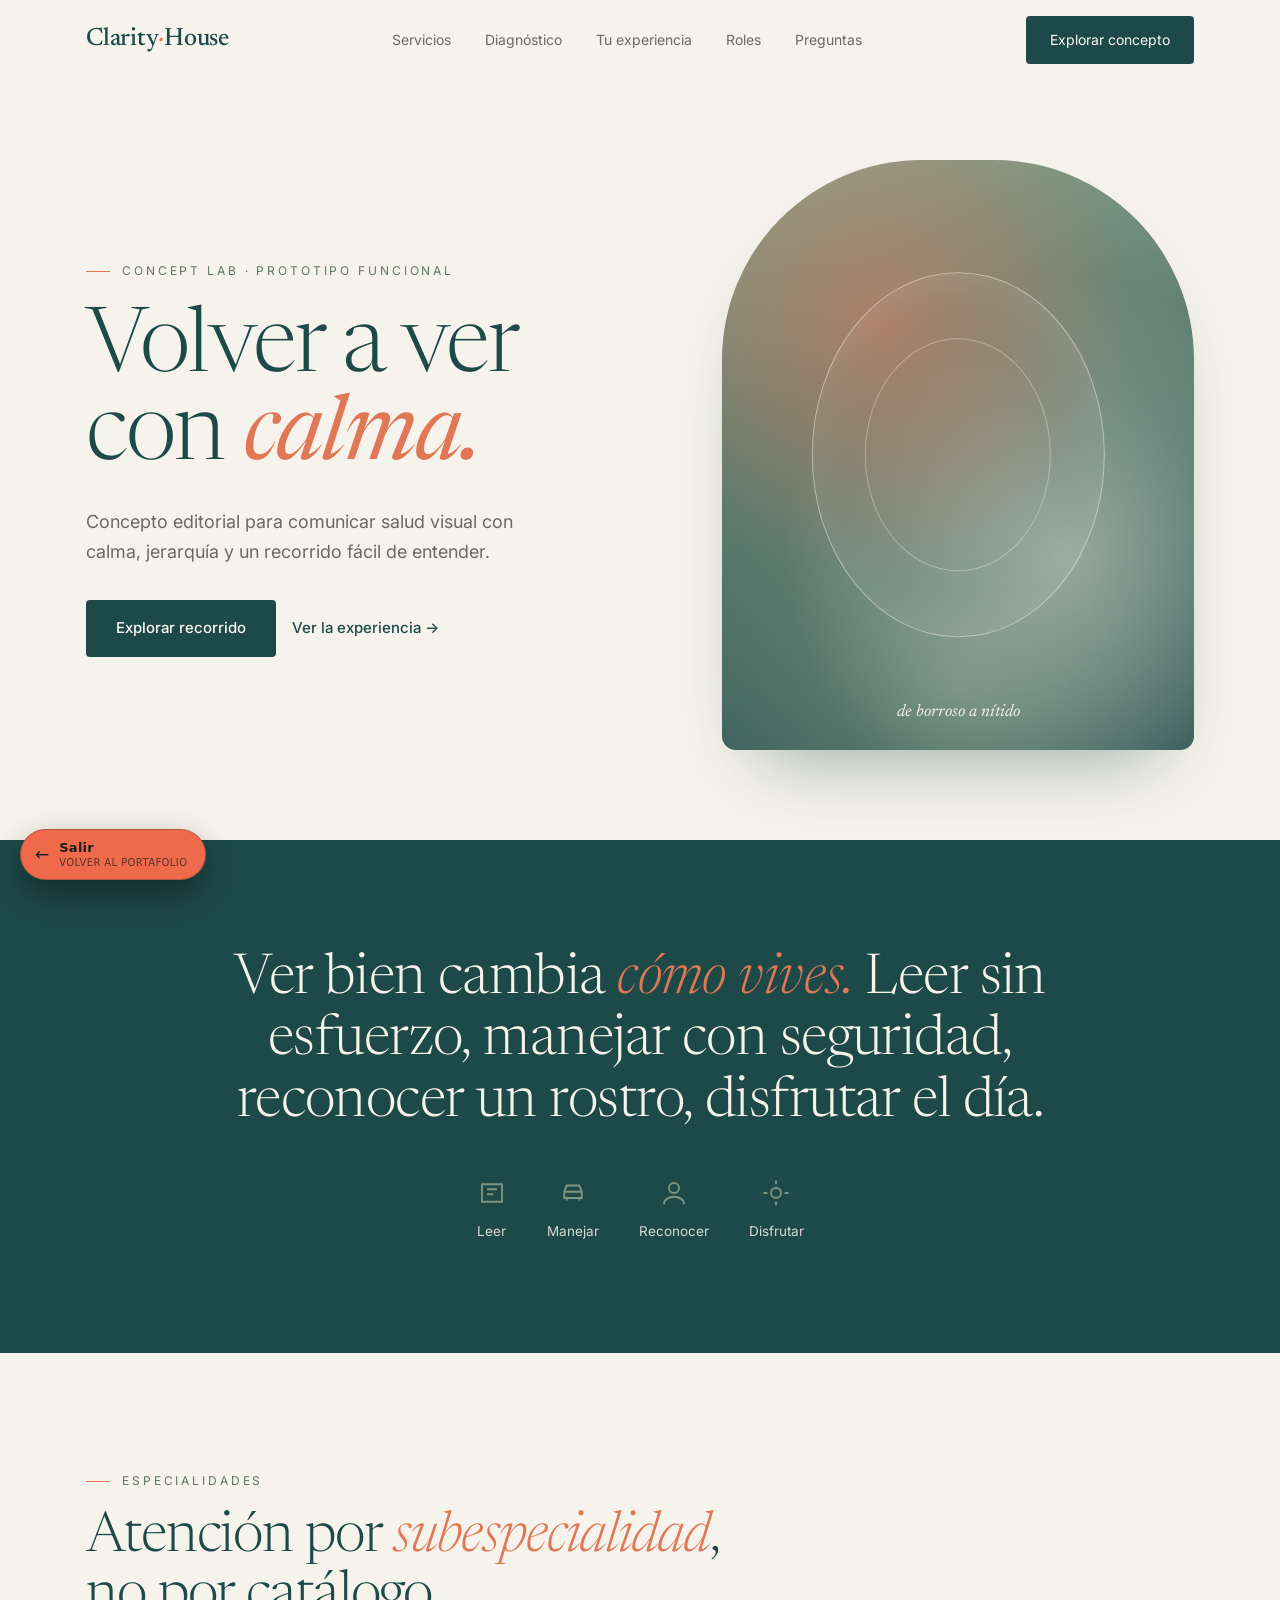
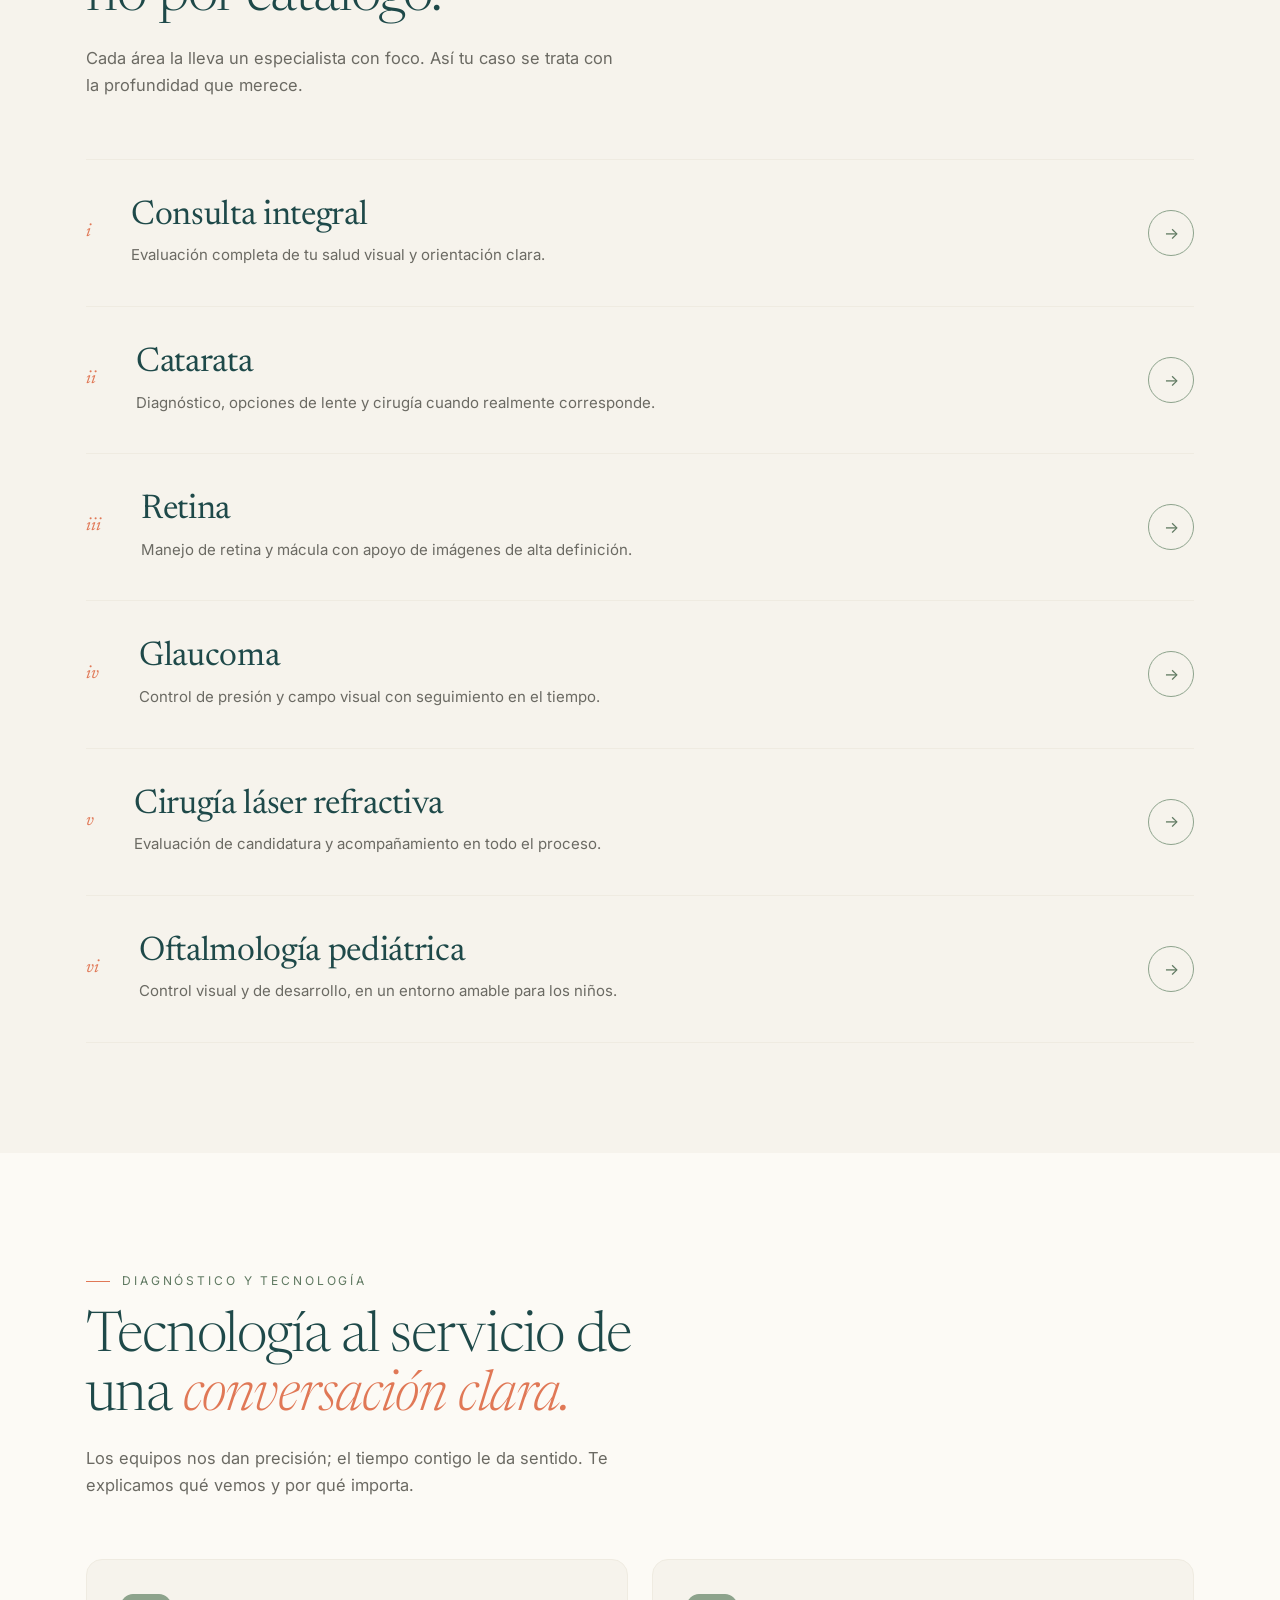
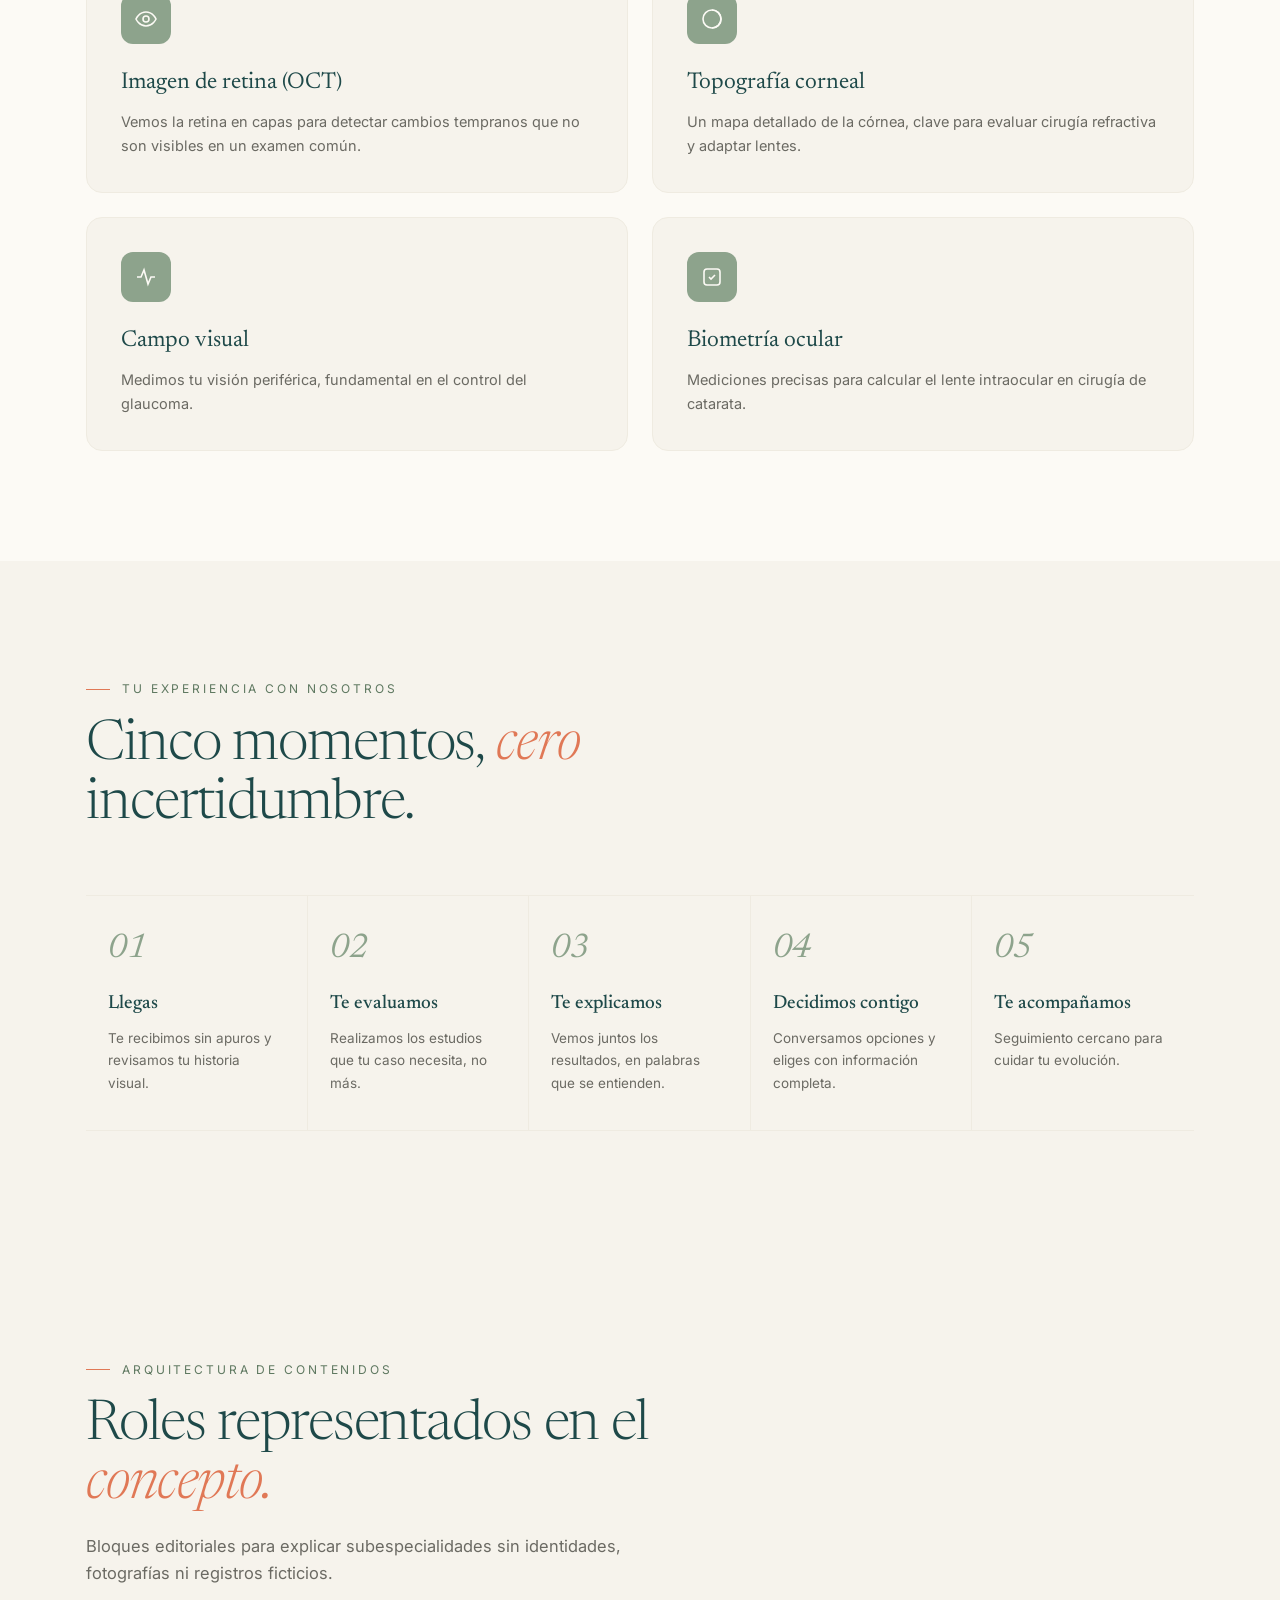
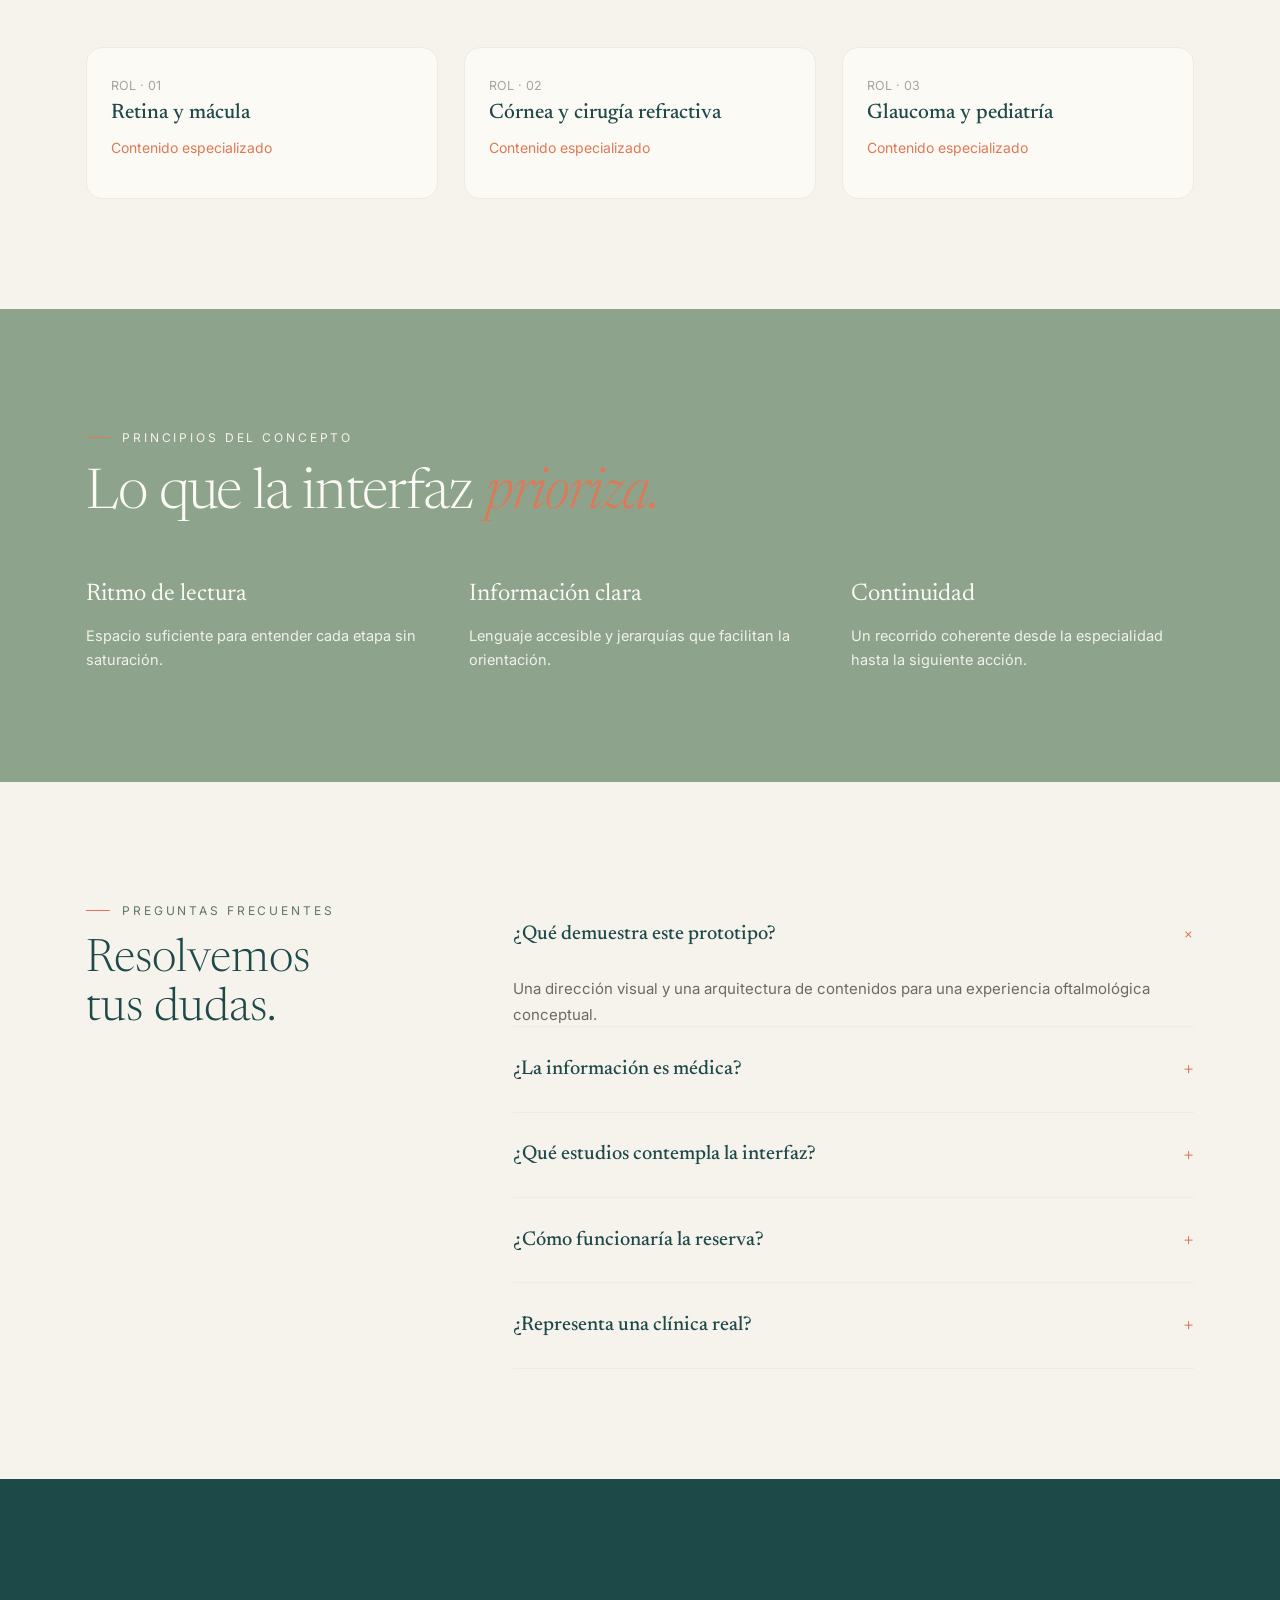
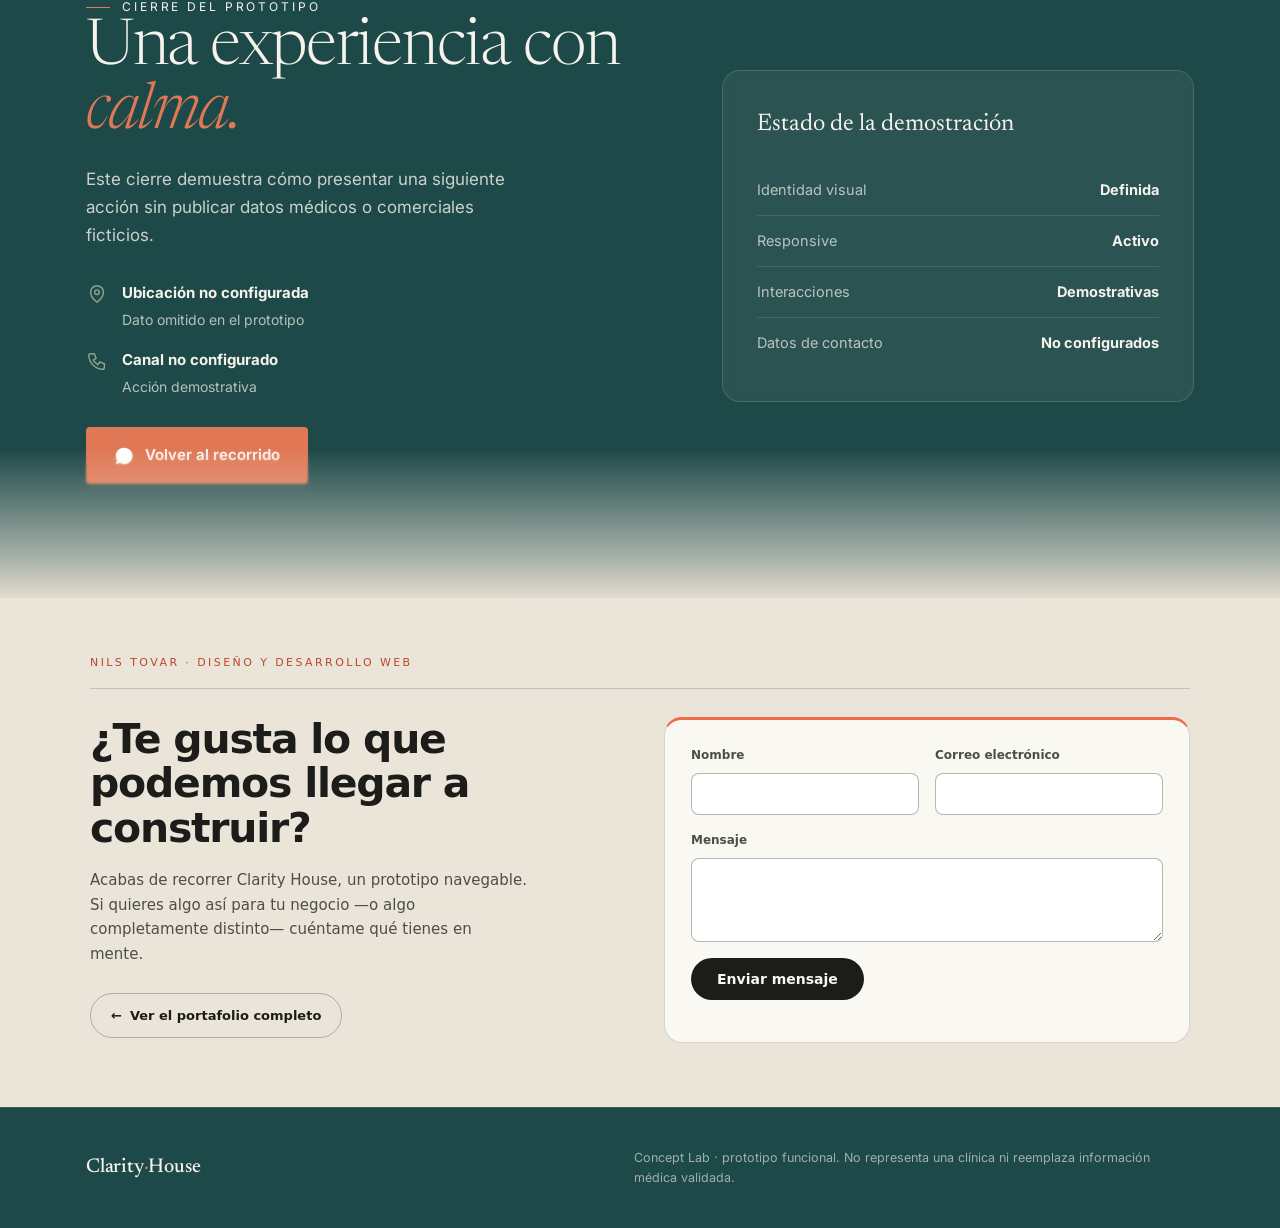
<file: lab/clarity-house/index.html>
<!DOCTYPE html>
<html lang="es">
<head>
<meta charset="UTF-8">
<meta name="viewport" content="width=device-width, initial-scale=1.0">
<link rel="icon" href="../../assets/favicon.svg" type="image/svg+xml">
<title>Clarity House — Volver a ver con calma</title>
<link rel="preconnect" href="https://fonts.googleapis.com">
<link rel="preconnect" href="https://fonts.gstatic.com" crossorigin>
<link href="https://fonts.googleapis.com/css2?family=Newsreader:ital,opsz,wght@0,6..72,300;0,6..72,400;0,6..72,500;1,6..72,400;1,6..72,500&family=Inter:wght@400;500;600&display=swap" rel="stylesheet">
<style>
  :root{
    --ivory:#F6F3EC;
    --ivory-2:#EFEBE1;
    --paper:#FCFAF5;
    --sage:#8DA38C;
    --sage-deep:#5E7860;
    --petrol:#1E4949;
    --petrol-soft:#2C6363;
    --stone:#6B6A63;
    --stone-light:#A7A59C;
    --coral:#E07856;
    --ink:#22251F;
    --disp:'Newsreader',serif;
    --body:'Inter',sans-serif;
  }
  *{margin:0;padding:0;box-sizing:border-box}
  html{scroll-behavior:smooth}
  body{background:var(--ivory);color:var(--ink);font-family:var(--body);line-height:1.65;overflow-x:hidden;-webkit-font-smoothing:antialiased}
  ::selection{background:var(--sage);color:var(--paper)}
  a{color:inherit;text-decoration:none}
  .wrap{max-width:1180px;margin:0 auto;padding:0 36px}
  .eyebrow{font-family:var(--body);font-size:12px;letter-spacing:.24em;text-transform:uppercase;color:var(--sage-deep);display:inline-flex;align-items:center;gap:12px}
  .eyebrow::before{content:"";width:24px;height:1px;background:var(--coral)}

  /* nav */
  header{position:fixed;top:0;left:0;right:0;z-index:60;transition:.4s}
  header.scrolled{background:rgba(246,243,236,.88);backdrop-filter:blur(14px);box-shadow:0 1px 0 rgba(34,37,31,.06)}
  .nav{display:flex;align-items:center;justify-content:space-between;height:80px}
  .logo{font-family:var(--disp);font-weight:500;font-size:25px;letter-spacing:-.01em;color:var(--petrol)}
  .logo em{font-style:italic;color:var(--coral)}
  .nav-links{display:flex;gap:34px;font-size:14px;color:var(--stone)}
  .nav-links a{transition:.3s}
  .nav-links a:hover{color:var(--petrol)}
  .nav-cta{font-size:14px;background:var(--petrol);color:var(--paper);padding:12px 24px;border-radius:4px;transition:.3s}
  .nav-cta:hover{background:var(--petrol-soft)}
  .burger{display:none;flex-direction:column;gap:5px;cursor:pointer}
  .burger span{width:25px;height:2px;background:var(--petrol)}

  /* HERO */
  .hero{padding:160px 0 90px;position:relative;overflow:hidden}
  .hero-grid{display:grid;grid-template-columns:1.1fr .9fr;gap:60px;align-items:center}
  .hero h1{font-family:var(--disp);font-weight:300;font-size:clamp(48px,7vw,92px);line-height:.98;letter-spacing:-.02em;margin:26px 0 24px;color:var(--petrol)}
  .hero h1 em{font-style:italic;font-weight:400;color:var(--coral)}
  .hero p.lead{font-size:18px;color:var(--stone);max-width:440px;margin-bottom:32px;line-height:1.7}
  .hero-cta{display:flex;gap:16px;align-items:center;flex-wrap:wrap}
  .btn-fill{background:var(--petrol);color:var(--paper);padding:16px 30px;border-radius:4px;font-weight:500;font-size:15px;transition:.3s}
  .btn-fill:hover{background:var(--petrol-soft);transform:translateY(-2px)}
  .btn-text{font-size:15px;color:var(--petrol);font-weight:500;display:inline-flex;align-items:center;gap:8px;position:relative}
  .btn-text::after{content:"";position:absolute;left:0;bottom:-3px;width:100%;height:1px;background:var(--coral);transform:scaleX(0);transform-origin:left;transition:.3s}
  .btn-text:hover::after{transform:scaleX(1)}

  /* blur→focus signature */
  .focus-art{position:relative;aspect-ratio:4/5;border-radius:200px 200px 14px 14px;overflow:hidden;background:linear-gradient(165deg,var(--sage),var(--petrol));box-shadow:0 40px 80px -40px rgba(30,73,73,.5)}
  .focus-art .scene{position:absolute;inset:0;background:
      radial-gradient(circle at 35% 30%,rgba(224,120,86,.55),transparent 45%),
      radial-gradient(circle at 70% 65%,rgba(246,243,236,.4),transparent 50%),
      radial-gradient(circle at 50% 85%,rgba(141,163,140,.6),transparent 55%);
    filter:blur(22px);transition:filter 1.2s ease;transform:scale(1.1)}
  .focus-art.sharp .scene{filter:blur(0)}
  .focus-art .lens{position:absolute;top:50%;left:50%;transform:translate(-50%,-50%);width:62%;height:62%;border-radius:50%;border:1px solid rgba(246,243,236,.5);box-shadow:inset 0 0 60px rgba(246,243,236,.15)}
  .focus-art .lens::after{content:"";position:absolute;inset:18%;border-radius:50%;border:1px solid rgba(246,243,236,.35)}
  .focus-art .cap{position:absolute;bottom:22px;left:0;right:0;text-align:center;font-family:var(--disp);font-style:italic;font-size:17px;color:var(--paper);opacity:0;transition:.6s .4s}
  .focus-art.sharp .cap{opacity:.92}

  /* emotional band */
  .emo{background:var(--petrol);color:var(--ivory);text-align:center;padding:110px 0}
  .emo h2{font-family:var(--disp);font-weight:300;font-size:clamp(30px,4.5vw,56px);line-height:1.1;letter-spacing:-.01em;max-width:880px;margin:0 auto}
  .emo h2 em{font-style:italic;color:var(--coral)}
  .emo .acts{display:flex;gap:40px;justify-content:center;flex-wrap:wrap;margin-top:44px}
  .emo .acts div{display:flex;flex-direction:column;align-items:center;gap:12px;color:var(--ivory);opacity:.85}
  .emo .acts svg{width:30px;height:30px;color:var(--sage)}
  .emo .acts span{font-size:13.5px}

  /* section base */
  section{padding:110px 0;position:relative}
  .lead-block{max-width:640px;margin-bottom:60px}
  .lead-block h2{font-family:var(--disp);font-weight:300;font-size:clamp(32px,4.5vw,56px);line-height:1.05;letter-spacing:-.02em;margin-top:18px;color:var(--petrol)}
  .lead-block h2 em{font-style:italic;color:var(--coral)}
  .lead-block p{color:var(--stone);margin-top:18px;font-size:16.5px;max-width:540px}

  /* SERVICES editorial rows */
  .serv-rows{border-top:1px solid var(--ivory-2)}
  .srow{display:grid;grid-template-columns:auto 1fr auto;gap:40px;align-items:center;padding:38px 0;border-bottom:1px solid var(--ivory-2);transition:.4s;cursor:pointer}
  .srow:hover{padding-left:20px;background:linear-gradient(90deg,var(--ivory-2),transparent)}
  .srow .idx{font-family:var(--disp);font-style:italic;font-size:18px;color:var(--coral)}
  .srow .body{max-width:680px}
  .srow .body h3{font-family:var(--disp);font-weight:400;font-size:clamp(24px,3vw,34px);color:var(--petrol);letter-spacing:-.01em;line-height:1.1}
  .srow .body p{color:var(--stone);font-size:15px;margin-top:8px}
  .srow .go{width:46px;height:46px;border-radius:50%;border:1px solid var(--sage);display:flex;align-items:center;justify-content:center;color:var(--sage-deep);transition:.35s;flex-shrink:0}
  .srow:hover .go{background:var(--petrol);color:var(--paper);border-color:var(--petrol);transform:rotate(-45deg)}
  @media(max-width:880px){.srow{grid-template-columns:auto 1fr;gap:20px}.srow .go{display:none}}

  /* TECH / diagnosis — soft cards on paper */
  .diag{background:var(--paper)}
  .diag-grid{display:grid;grid-template-columns:1fr 1fr;gap:24px}
  .dcard{background:var(--ivory);border-radius:16px;padding:34px;border:1px solid var(--ivory-2);transition:.35s}
  .dcard:hover{transform:translateY(-4px);box-shadow:0 24px 50px -30px rgba(30,73,73,.3)}
  .dcard .di{width:50px;height:50px;border-radius:12px;background:var(--sage);display:flex;align-items:center;justify-content:center;color:var(--paper);margin-bottom:20px}
  .dcard .di svg{width:24px;height:24px}
  .dcard h3{font-family:var(--disp);font-weight:400;font-size:23px;color:var(--petrol);margin-bottom:8px}
  .dcard p{color:var(--stone);font-size:14.5px}
  @media(max-width:880px){.diag-grid{grid-template-columns:1fr}}

  /* PROCESS — warm horizontal */
  .proc{display:grid;grid-template-columns:repeat(5,1fr);gap:0;border-top:1px solid var(--ivory-2);border-bottom:1px solid var(--ivory-2)}
  .pcol{padding:36px 22px;border-right:1px solid var(--ivory-2);transition:.35s}
  .pcol:last-child{border-right:none}
  .pcol:hover{background:var(--ivory-2)}
  .pcol .pn{font-family:var(--disp);font-style:italic;font-size:34px;color:var(--sage);line-height:1;display:block;margin-bottom:22px}
  .pcol h3{font-family:var(--disp);font-weight:500;font-size:19px;color:var(--petrol);margin-bottom:8px}
  .pcol p{font-size:13.5px;color:var(--stone)}
  @media(max-width:880px){.proc{grid-template-columns:1fr;border:none}.pcol{border-right:none;border-bottom:1px solid var(--ivory-2)}}

  /* TEAM */
  .team{display:grid;grid-template-columns:repeat(3,1fr);gap:26px}
  .doc{background:var(--paper);border-radius:16px;overflow:hidden;border:1px solid var(--ivory-2);transition:.35s}
  .doc:hover{transform:translateY(-5px);box-shadow:0 28px 56px -34px rgba(30,73,73,.35)}
  .doc .ph{aspect-ratio:1;background:linear-gradient(160deg,var(--sage),var(--petrol));position:relative;display:flex;align-items:flex-end;justify-content:center}
  .doc .ph .silh{width:60%;height:72%;background:radial-gradient(circle at 50% 32%,rgba(246,243,236,.4) 0 22%,transparent 23%),linear-gradient(rgba(246,243,236,.25),transparent);border-radius:50% 50% 0 0;align-self:flex-end}
  .doc .meta{padding:28px 24px;min-height:150px}
  .doc .meta h3{font-family:var(--disp);font-weight:500;font-size:21px;color:var(--petrol)}
  .doc .meta .sp{color:var(--coral);font-size:14px;margin:4px 0 10px}
  .doc .meta .reg{font-size:12.5px;color:var(--stone-light);font-family:var(--body)}
  @media(max-width:880px){.team{grid-template-columns:1fr}}

  /* TRUST quotes/promise */
  .promise{background:var(--sage);color:var(--paper)}
  .promise-grid{display:grid;grid-template-columns:1fr 1fr 1fr;gap:40px}
  .promise .p b{font-family:var(--disp);font-weight:400;font-size:24px;display:block;margin-bottom:10px}
  .promise .p p{font-size:14.5px;opacity:.9}
  @media(max-width:880px){.promise-grid{grid-template-columns:1fr;gap:28px}}

  /* FAQ */
  .faq{display:grid;grid-template-columns:.7fr 1.3fr;gap:60px;align-items:start}
  .faq-list .qa{border-bottom:1px solid var(--ivory-2)}
  .faq-list .qa summary{list-style:none;padding:24px 0;font-family:var(--disp);font-weight:500;font-size:20px;color:var(--petrol);cursor:pointer;display:flex;justify-content:space-between;gap:18px;align-items:center}
  .faq-list .qa summary::-webkit-details-marker{display:none}
  .faq-list .qa .ic{font-size:22px;color:var(--coral);transition:.3s;flex-shrink:0}
  .faq-list .qa[open] .ic{transform:rotate(45deg)}
  .faq-list .qa .ans{max-height:0;overflow:hidden;transition:max-height .35s}
  .faq-list .qa .ans p{padding:0 0 24px;color:var(--stone);font-size:15px;line-height:1.7}
  @media(max-width:880px){.faq{grid-template-columns:1fr;gap:30px}}

  /* CONTACT */
  .contact{background:var(--petrol);color:var(--ivory)}
  .contact-grid{display:grid;grid-template-columns:1.1fr .9fr;gap:60px;align-items:center}
  .contact h2{font-family:var(--disp);font-weight:300;font-size:clamp(34px,5vw,64px);line-height:1;letter-spacing:-.02em}
  .contact h2 em{font-style:italic;color:var(--coral)}
  .contact .sub{color:rgba(246,243,236,.8);margin:20px 0 32px;font-size:17px;max-width:420px}
  .cinfo{display:flex;flex-direction:column;gap:16px;margin-bottom:8px}
  .cinfo .ci{display:flex;gap:14px;align-items:flex-start}
  .cinfo .ci svg{width:22px;height:22px;color:var(--sage);flex-shrink:0;margin-top:2px}
  .cinfo .ci b{font-size:15px;display:block}
  .cinfo .ci span{font-size:14px;color:rgba(246,243,236,.7)}
  .wa{display:inline-flex;align-items:center;gap:11px;background:var(--coral);color:#fff;padding:16px 28px;border-radius:4px;font-weight:600;font-size:15px;transition:.3s;margin-top:20px}
  .wa:hover{transform:translateY(-2px);filter:brightness(1.05)}
  .wa svg{width:20px;height:20px}
  .card-hours{background:rgba(246,243,236,.06);border:1px solid rgba(246,243,236,.14);border-radius:18px;padding:34px;backdrop-filter:blur(4px)}
  .card-hours h3{font-family:var(--disp);font-weight:400;font-size:24px;margin-bottom:20px}
  .card-hours .hr{display:flex;justify-content:space-between;padding:13px 0;border-bottom:1px solid rgba(246,243,236,.12);font-size:14.5px}
  .card-hours .hr:last-child{border-bottom:none}
  .card-hours .hr span{color:rgba(246,243,236,.7)}

  footer{background:var(--petrol);color:rgba(246,243,236,.6);padding:40px 0;border-top:1px solid rgba(246,243,236,.12)}
  footer .wrap{display:flex;justify-content:space-between;align-items:center;flex-wrap:wrap;gap:14px}
  footer .fnote{font-size:12.5px;max-width:560px;line-height:1.6}

  @media(max-width:880px){
    .hero-grid,.contact-grid{grid-template-columns:1fr;gap:44px}
    .nav-links,.nav-cta{display:none}.burger{display:flex}
  }
  @media(prefers-reduced-motion:reduce){*{animation:none!important;transition:none!important}.focus-art .scene{filter:blur(0)!important}}
  .burger{border:0;padding:6px;background:transparent;color:inherit;font:inherit}
  @media(max-width:960px){.nav{position:relative}.nav-links.is-open{position:absolute;top:calc(100% - 2px);right:0;left:0;z-index:5;display:flex;align-items:stretch;flex-direction:column;gap:0;padding:10px;background:var(--lab-menu-bg);border:1px solid rgba(127,127,127,.35);border-radius:8px;box-shadow:0 18px 40px rgba(0,0,0,.22)}.nav-links.is-open a{width:100%;padding:11px 10px}}
</style>
</head>
<body>
<!-- Salida del simulador: siempre visible, vuelve al portafolio -->
<a class="pf-exit" href="../../index.html#lab" aria-label="Salir del simulador y volver al portafolio de Nils Tovar">
  <span class="pf-exit__arrow" aria-hidden="true">&#8592;</span>
  <span class="pf-exit__text">
    <strong>Salir</strong>
    <small>Volver al portafolio</small>
  </span>
</a>
<style>
  .pf-exit{
    position:fixed;left:20px;bottom:20px;z-index:99999;
    display:inline-flex;align-items:center;gap:10px;
    padding:11px 18px 11px 14px;border-radius:999px;
    background:#ee6a4b;color:#1c1d1a;border:1px solid rgba(28,29,26,.28);
    font-family:"Segoe UI",system-ui,-apple-system,Helvetica,Arial,sans-serif;
    text-decoration:none;box-shadow:0 14px 34px rgba(0,0,0,.38);
    transition:transform .22s cubic-bezier(.22,1,.36,1),background-color .22s ease,color .22s ease;
  }
  .pf-exit:hover,.pf-exit:focus-visible{background:#faf8f2;transform:translateY(-2px)}
  .pf-exit:focus-visible{outline:3px solid #fff;outline-offset:3px}
  .pf-exit__arrow{font-size:17px;line-height:1}
  .pf-exit__text{display:grid;gap:1px;text-align:left}
  .pf-exit__text strong{font-size:13px;font-weight:700;line-height:1.15;letter-spacing:.02em}
  .pf-exit__text small{font-size:10px;line-height:1.15;opacity:.72;letter-spacing:.04em;text-transform:uppercase}
  @media (max-width:620px){
    .pf-exit{left:14px;bottom:14px;padding:10px 15px 10px 12px}
    .pf-exit__text small{display:none}
  }
  @media print{.pf-exit{display:none}}
  .pf-embedded .pf-exit{display:none}
</style>
<script>
  // Dentro del visor del portafolio el prototipo no muestra su propia salida
  // y los enlaces de regreso abren la ventana completa.
  var pfEmbedded = window.self !== window.top;
  if (pfEmbedded) {
    document.documentElement.classList.add("pf-embedded");
    document.addEventListener("DOMContentLoaded", function () {
      document.querySelectorAll('a[href^="../../"]').forEach(function (link) {
        link.target = "_top";
      });
    });
  }

  // Escape también sale del prototipo.
  document.addEventListener("keydown", function (event) {
    if (pfEmbedded || event.key !== "Escape") return;
    var exit = document.querySelector(".pf-exit");
    if (exit) window.location.href = exit.getAttribute("href");
  });
</script>


<header id="hdr">
  <div class="wrap nav">
    <a href="#" class="logo">Clarity<em>·</em>House</a>
    <nav class="nav-links" id="labMenu">
      <a href="#servicios">Servicios</a>
      <a href="#diagnostico">Diagnóstico</a>
      <a href="#proceso">Tu experiencia</a>
      <a href="#equipo">Roles</a>
      <a href="#faq">Preguntas</a>
    </nav>
    <a href="#servicios" class="nav-cta">Explorar concepto</a>
    <button class="burger" type="button" aria-controls="labMenu" aria-expanded="false" aria-label="Abrir navegación"><span></span><span></span><span></span></button>
  </div>
</header>

<!-- HERO -->
<section class="hero">
  <div class="wrap">
    <div class="hero-grid">
      <div>
        <span class="eyebrow">Concept Lab · prototipo funcional</span>
        <h1>Volver a ver<br>con <em>calma.</em></h1>
        <p class="lead">Concepto editorial para comunicar salud visual con calma, jerarquía y un recorrido fácil de entender.</p>
        <div class="hero-cta">
          <a href="#servicios" class="btn-fill">Explorar recorrido</a>
          <a href="#proceso" class="btn-text">Ver la experiencia →</a>
        </div>
      </div>
      <div class="focus-art" id="focusArt">
        <div class="scene"></div>
        <div class="lens"></div>
        <div class="cap">de borroso a nítido</div>
      </div>
    </div>
  </div>
</section>

<!-- EMOTIONAL -->
<div class="emo">
  <div class="wrap">
    <h2>Ver bien cambia <em>cómo vives.</em> Leer sin esfuerzo, manejar con seguridad, reconocer un rostro, disfrutar el día.</h2>
    <div class="acts">
      <div><svg viewBox="0 0 24 24" fill="none" stroke="currentColor" stroke-width="1.5"><path d="M4 5h16v14H4z"/><path d="M8 9h8M8 13h5"/></svg><span>Leer</span></div>
      <div><svg viewBox="0 0 24 24" fill="none" stroke="currentColor" stroke-width="1.5"><path d="M5 11l2-5h10l2 5M5 11h14v5H5zM7 16v2M17 16v2"/></svg><span>Manejar</span></div>
      <div><svg viewBox="0 0 24 24" fill="none" stroke="currentColor" stroke-width="1.5"><circle cx="12" cy="8" r="4"/><path d="M4 21c0-4 4-6 8-6s8 2 8 6"/></svg><span>Reconocer</span></div>
      <div><svg viewBox="0 0 24 24" fill="none" stroke="currentColor" stroke-width="1.5"><circle cx="12" cy="12" r="4"/><path d="M12 2v3M12 19v3M2 12h3M19 12h3"/></svg><span>Disfrutar</span></div>
    </div>
  </div>
</div>

<!-- SERVICES -->
<section id="servicios">
  <div class="wrap">
    <div class="lead-block">
      <span class="eyebrow">Especialidades</span>
      <h2>Atención por <em>subespecialidad</em>, no por catálogo.</h2>
      <p>Cada área la lleva un especialista con foco. Así tu caso se trata con la profundidad que merece.</p>
    </div>
    <div class="serv-rows">
      <div class="srow"><span class="idx">i</span><div class="body"><h3>Consulta integral</h3><p>Evaluación completa de tu salud visual y orientación clara.</p></div><div class="go">→</div></div>
      <div class="srow"><span class="idx">ii</span><div class="body"><h3>Catarata</h3><p>Diagnóstico, opciones de lente y cirugía cuando realmente corresponde.</p></div><div class="go">→</div></div>
      <div class="srow"><span class="idx">iii</span><div class="body"><h3>Retina</h3><p>Manejo de retina y mácula con apoyo de imágenes de alta definición.</p></div><div class="go">→</div></div>
      <div class="srow"><span class="idx">iv</span><div class="body"><h3>Glaucoma</h3><p>Control de presión y campo visual con seguimiento en el tiempo.</p></div><div class="go">→</div></div>
      <div class="srow"><span class="idx">v</span><div class="body"><h3>Cirugía láser refractiva</h3><p>Evaluación de candidatura y acompañamiento en todo el proceso.</p></div><div class="go">→</div></div>
      <div class="srow"><span class="idx">vi</span><div class="body"><h3>Oftalmología pediátrica</h3><p>Control visual y de desarrollo, en un entorno amable para los niños.</p></div><div class="go">→</div></div>
    </div>
  </div>
</section>

<!-- DIAGNOSIS -->
<section class="diag" id="diagnostico">
  <div class="wrap">
    <div class="lead-block">
      <span class="eyebrow">Diagnóstico y tecnología</span>
      <h2>Tecnología al servicio de una <em>conversación clara.</em></h2>
      <p>Los equipos nos dan precisión; el tiempo contigo le da sentido. Te explicamos qué vemos y por qué importa.</p>
    </div>
    <div class="diag-grid">
      <div class="dcard"><div class="di"><svg viewBox="0 0 24 24" fill="none" stroke="currentColor" stroke-width="1.6"><path d="M2 12s3-7 10-7 10 7 10 7-3 7-10 7-10-7-10-7Z"/><circle cx="12" cy="12" r="3"/></svg></div><h3>Imagen de retina (OCT)</h3><p>Vemos la retina en capas para detectar cambios tempranos que no son visibles en un examen común.</p></div>
      <div class="dcard"><div class="di"><svg viewBox="0 0 24 24" fill="none" stroke="currentColor" stroke-width="1.6"><circle cx="12" cy="12" r="9"/><path d="M12 3a9 9 0 0 1 0 18"/></svg></div><h3>Topografía corneal</h3><p>Un mapa detallado de la córnea, clave para evaluar cirugía refractiva y adaptar lentes.</p></div>
      <div class="dcard"><div class="di"><svg viewBox="0 0 24 24" fill="none" stroke="currentColor" stroke-width="1.6"><path d="M3 12h4l3-7 4 14 3-7h4"/></svg></div><h3>Campo visual</h3><p>Medimos tu visión periférica, fundamental en el control del glaucoma.</p></div>
      <div class="dcard"><div class="di"><svg viewBox="0 0 24 24" fill="none" stroke="currentColor" stroke-width="1.6"><rect x="4" y="4" width="16" height="16" rx="3"/><path d="M9 12l2 2 4-4"/></svg></div><h3>Biometría ocular</h3><p>Mediciones precisas para calcular el lente intraocular en cirugía de catarata.</p></div>
    </div>
  </div>
</section>

<!-- PROCESS -->
<section id="proceso">
  <div class="wrap">
    <div class="lead-block">
      <span class="eyebrow">Tu experiencia con nosotros</span>
      <h2>Cinco momentos, <em>cero</em> incertidumbre.</h2>
    </div>
  </div>
  <div class="wrap">
    <div class="proc">
      <div class="pcol"><span class="pn">01</span><h3>Llegas</h3><p>Te recibimos sin apuros y revisamos tu historia visual.</p></div>
      <div class="pcol"><span class="pn">02</span><h3>Te evaluamos</h3><p>Realizamos los estudios que tu caso necesita, no más.</p></div>
      <div class="pcol"><span class="pn">03</span><h3>Te explicamos</h3><p>Vemos juntos los resultados, en palabras que se entienden.</p></div>
      <div class="pcol"><span class="pn">04</span><h3>Decidimos contigo</h3><p>Conversamos opciones y eliges con información completa.</p></div>
      <div class="pcol"><span class="pn">05</span><h3>Te acompañamos</h3><p>Seguimiento cercano para cuidar tu evolución.</p></div>
    </div>
  </div>
</section>

<!-- TEAM -->
<section id="equipo">
  <div class="wrap">
    <div class="lead-block">
      <span class="eyebrow">Arquitectura de contenidos</span>
      <h2>Roles representados en el <em>concepto.</em></h2>
      <p>Bloques editoriales para explicar subespecialidades sin identidades, fotografías ni registros ficticios.</p>
    </div>
    <div class="team">
      <div class="doc"><div class="meta"><div class="reg">ROL · 01</div><h3>Retina y mácula</h3><div class="sp">Contenido especializado</div></div></div>
      <div class="doc"><div class="meta"><div class="reg">ROL · 02</div><h3>Córnea y cirugía refractiva</h3><div class="sp">Contenido especializado</div></div></div>
      <div class="doc"><div class="meta"><div class="reg">ROL · 03</div><h3>Glaucoma y pediatría</h3><div class="sp">Contenido especializado</div></div></div>
    </div>
  </div>
</section>

<!-- PROMISE -->
<section class="promise">
  <div class="wrap">
    <div class="lead-block" style="margin-bottom:50px">
      <span class="eyebrow" style="color:var(--ivory)">Principios del concepto</span>
      <h2 style="color:var(--paper)">Lo que la interfaz <em style="color:var(--coral)">prioriza.</em></h2>
    </div>
    <div class="promise-grid">
      <div class="p"><b>Ritmo de lectura</b><p>Espacio suficiente para entender cada etapa sin saturación.</p></div>
      <div class="p"><b>Información clara</b><p>Lenguaje accesible y jerarquías que facilitan la orientación.</p></div>
      <div class="p"><b>Continuidad</b><p>Un recorrido coherente desde la especialidad hasta la siguiente acción.</p></div>
    </div>
  </div>
</section>

<!-- FAQ -->
<section id="faq">
  <div class="wrap">
    <div class="faq">
      <div>
        <span class="eyebrow">Preguntas frecuentes</span>
        <h2 style="font-family:var(--disp);font-weight:300;font-size:clamp(30px,4vw,46px);color:var(--petrol);margin-top:16px;line-height:1.05">Resolvemos<br>tus dudas.</h2>
      </div>
      <div class="faq-list">
        <details class="qa" open><summary>¿Qué demuestra este prototipo?<span class="ic">+</span></summary><div class="ans"><p>Una dirección visual y una arquitectura de contenidos para una experiencia oftalmológica conceptual.</p></div></details>
        <details class="qa"><summary>¿La información es médica?<span class="ic">+</span></summary><div class="ans"><p>No está validada para uso clínico. Una implementación real requeriría revisión del equipo profesional responsable.</p></div></details>
        <details class="qa"><summary>¿Qué estudios contempla la interfaz?<span class="ic">+</span></summary><div class="ans"><p>Imagen de retina, topografía, campo visual y biometría se usan como referencias editoriales.</p></div></details>
        <details class="qa"><summary>¿Cómo funcionaría la reserva?<span class="ic">+</span></summary><div class="ans"><p>El CTA se conectaría al canal confirmado por la organización. En esta demo permanece sin operación comercial.</p></div></details>
        <details class="qa"><summary>¿Representa una clínica real?<span class="ic">+</span></summary><div class="ans"><p>No. Clarity House es un concepto de diseño y no una entidad médica.</p></div></details>
      </div>
    </div>
  </div>
</section>

<!-- CONTACT -->
<section class="contact" id="contacto">
  <div class="wrap">
    <div class="contact-grid">
      <div>
        <span class="eyebrow" style="color:var(--ivory)">Cierre del prototipo</span>
        <h2>Una experiencia con <em>calma.</em></h2>
        <p class="sub">Este cierre demuestra cómo presentar una siguiente acción sin publicar datos médicos o comerciales ficticios.</p>
        <div class="cinfo">
          <div class="ci"><svg viewBox="0 0 24 24" fill="none" stroke="currentColor" stroke-width="1.6"><path d="M12 21s-7-5.7-7-11a7 7 0 0 1 14 0c0 5.3-7 11-7 11Z"/><circle cx="12" cy="10" r="2.5"/></svg><div><b>Ubicación no configurada</b><span>Dato omitido en el prototipo</span></div></div>
          <div class="ci"><svg viewBox="0 0 24 24" fill="none" stroke="currentColor" stroke-width="1.6"><path d="M5 4h4l2 5-3 2a14 14 0 0 0 5 5l2-3 5 2v4a2 2 0 0 1-2 2A16 16 0 0 1 3 6a2 2 0 0 1 2-2Z"/></svg><div><b>Canal no configurado</b><span>Acción demostrativa</span></div></div>
        </div>
        <a href="#servicios" class="wa">
          <svg viewBox="0 0 24 24" fill="currentColor"><path d="M17.5 14.4c-.3-.2-1.7-.8-2-.9-.3-.1-.5-.2-.6.2-.2.3-.7.8-.8 1-.2.2-.3.2-.6.1-.3-.2-1.2-.5-2.3-1.4-.9-.8-1.4-1.7-1.6-2-.2-.3 0-.5.1-.6l.5-.5c.1-.2.2-.3.3-.5 0-.2 0-.4 0-.5-.1-.2-.6-1.5-.9-2-.2-.5-.4-.4-.6-.4h-.5c-.2 0-.5.1-.7.3-.2.3-.9.9-.9 2.2s.9 2.5 1 2.7c.2.2 1.8 2.8 4.4 3.9 1.6.7 2.2.7 3 .6.5 0 1.5-.6 1.7-1.2.2-.6.2-1.1.2-1.2-.1-.1-.3-.2-.6-.3zM12 2a10 10 0 0 0-8.6 15l-1.3 4.8 4.9-1.3A10 10 0 1 0 12 2z"/></svg>
          Volver al recorrido
        </a>
      </div>
      <div class="card-hours">
        <h3>Estado de la demostración</h3>
        <div class="hr"><span>Identidad visual</span><b>Definida</b></div>
        <div class="hr"><span>Responsive</span><b>Activo</b></div>
        <div class="hr"><span>Interacciones</span><b>Demostrativas</b></div>
        <div class="hr"><span>Datos de contacto</span><b>No configurados</b></div>
      </div>
    </div>
  </div>
</section>

<section class="pf-cta" aria-labelledby="pf-cta-title">
  <div class="pf-cta__fade" aria-hidden="true">
    <div></div><div></div><div></div><div></div><div></div>
  </div>
  <div class="pf-cta__inner">
    <p class="pf-cta__kicker">Nils Tovar · Diseño y desarrollo web</p>
    <div class="pf-cta__grid">
      <div class="pf-cta__copy">
        <h2 id="pf-cta-title">¿Te gusta lo que podemos llegar a construir?</h2>
        <p>
          Acabas de recorrer Clarity House, un prototipo navegable. Si quieres algo así
          para tu negocio —o algo completamente distinto— cuéntame qué tienes en mente.
        </p>
        <a class="pf-cta__back" href="../../index.html#lab">
          <span aria-hidden="true">&#8592;</span> Ver el portafolio completo
        </a>
      </div>

      <form class="pf-cta__form" action="https://formspree.io/f/xrenojvo" method="POST">
        <input type="hidden" name="origen" value="Prototipo Clarity House">
        <label>
          <span>Nombre</span>
          <input type="text" name="name" autocomplete="name" required>
        </label>
        <label>
          <span>Correo electrónico</span>
          <input type="email" name="email" autocomplete="email" required>
        </label>
        <label class="pf-cta__full">
          <span>Mensaje</span>
          <textarea name="message" rows="3" required></textarea>
        </label>
        <input class="pf-cta__trap" type="text" name="_gotcha" tabindex="-1" autocomplete="off" aria-hidden="true">
        <button type="submit">Enviar mensaje</button>
        <p class="pf-cta__status" role="status" aria-live="polite"></p>
      </form>
    </div>
  </div>
</section>
<style>
  .pf-cta{
    position:relative;margin:0;padding:0;
    background:#ebe5d9;color:#1c1d1a;
    font-family:"Segoe UI",system-ui,-apple-system,Helvetica,Arial,sans-serif;
    border-top:4px solid #ee6a4b;
  }
  .pf-cta__fade{position:absolute;left:0;right:0;top:-150px;height:150px;pointer-events:none}
  .pf-cta__fade>div{position:absolute;inset:0}
  .pf-cta__fade>div:nth-child(1){backdrop-filter:blur(1px);-webkit-backdrop-filter:blur(1px);
    -webkit-mask-image:linear-gradient(to bottom,transparent 0%,#000 20%);mask-image:linear-gradient(to bottom,transparent 0%,#000 20%)}
  .pf-cta__fade>div:nth-child(2){backdrop-filter:blur(3px);-webkit-backdrop-filter:blur(3px);
    -webkit-mask-image:linear-gradient(to bottom,transparent 20%,#000 40%);mask-image:linear-gradient(to bottom,transparent 20%,#000 40%)}
  .pf-cta__fade>div:nth-child(3){backdrop-filter:blur(7px);-webkit-backdrop-filter:blur(7px);
    -webkit-mask-image:linear-gradient(to bottom,transparent 40%,#000 60%);mask-image:linear-gradient(to bottom,transparent 40%,#000 60%)}
  .pf-cta__fade>div:nth-child(4){backdrop-filter:blur(14px);-webkit-backdrop-filter:blur(14px);
    -webkit-mask-image:linear-gradient(to bottom,transparent 60%,#000 82%);mask-image:linear-gradient(to bottom,transparent 60%,#000 82%)}
  .pf-cta__fade>div:nth-child(5){background:linear-gradient(to bottom,rgba(235,229,217,0) 0%,rgba(235,229,217,.5) 55%,rgba(235,229,217,.93) 100%)}
  .pf-cta__inner{max-width:1180px;margin:0 auto;padding:56px 40px 64px}
  .pf-cta__kicker{
    margin:0 0 28px;padding-bottom:16px;border-bottom:1px solid rgba(28,29,26,.18);
    font-size:11px;letter-spacing:.22em;text-transform:uppercase;color:#bc452d
  }
  .pf-cta__grid{display:grid;grid-template-columns:minmax(0,1fr) minmax(0,1fr);gap:48px;align-items:start}
  .pf-cta__copy h2{margin:0;font-size:clamp(26px,3.2vw,42px);font-weight:600;line-height:1.08;letter-spacing:-.03em;color:#1c1d1a}
  .pf-cta__copy p{margin:18px 0 0;max-width:46ch;font-size:15px;line-height:1.65;color:#4c4e48}
  .pf-cta__back{
    display:inline-flex;align-items:center;gap:8px;margin-top:26px;padding:11px 20px;
    border:1px solid rgba(28,29,26,.28);border-radius:999px;
    font-size:13px;font-weight:600;color:#1c1d1a;text-decoration:none;transition:.22s
  }
  .pf-cta__back:hover{background:#1c1d1a;border-color:#1c1d1a;color:#f2efe7}
  .pf-cta__form{display:grid;grid-template-columns:repeat(2,minmax(0,1fr));gap:16px;
    padding:26px;background:#faf8f2;border:1px solid rgba(28,29,26,.16);border-top:3px solid #ee6a4b;border-radius:18px}
  .pf-cta__form label{display:flex;flex-direction:column;gap:7px;font-size:12px;font-weight:600;color:#4c4e48}
  .pf-cta__full{grid-column:1/-1}
  .pf-cta__form input,.pf-cta__form textarea{
    width:100%;padding:12px 14px;background:#fff;
    border:1px solid rgba(28,29,26,.32);border-radius:8px;
    color:#1c1d1a;font-family:inherit;font-size:14px;font-weight:400;outline:none;transition:border-color .2s
  }
  .pf-cta__form textarea{resize:vertical;min-height:84px}
  .pf-cta__form input:focus,.pf-cta__form textarea:focus{border-color:#ee6a4b}
  .pf-cta__form button{
    grid-column:1/-1;justify-self:start;padding:13px 26px;border:0;border-radius:999px;
    background:#1c1d1a;color:#faf8f2;font-family:inherit;font-size:14px;font-weight:700;cursor:pointer;transition:.22s
  }
  .pf-cta__form button:hover{background:#ee6a4b;color:#1c1d1a}
  .pf-cta__form button[disabled]{opacity:.6;cursor:default}
  .pf-cta__trap{position:absolute;left:-9999px;width:1px;height:1px;opacity:0}
  .pf-cta__status{grid-column:1/-1;margin:0;font-size:13px;color:#4c4e48}
  .pf-cta__status[data-state="error"]{color:#bc452d}
  .pf-cta__status[data-state="ok"]{color:#2f6b48}
  @media (max-width:860px){
    .pf-cta__inner{padding:44px 22px 52px}
    .pf-cta__grid{grid-template-columns:minmax(0,1fr);gap:30px}
    .pf-cta__form{grid-template-columns:minmax(0,1fr)}
    .pf-cta__fade{top:-90px;height:90px}
  }
</style>
<script>
  (function () {
    var form = document.querySelector(".pf-cta__form");
    if (!form) return;
    var status = form.querySelector(".pf-cta__status");
    var button = form.querySelector("button");
    form.addEventListener("submit", function (event) {
      if (form.querySelector("[name='_gotcha']").value) return;
      event.preventDefault();
      button.disabled = true;
      status.removeAttribute("data-state");
      status.textContent = "Enviando…";
      fetch(form.action, {
        method: "POST",
        body: new FormData(form),
        headers: { Accept: "application/json" }
      })
        .then(function (response) {
          if (!response.ok) throw new Error();
          form.reset();
          status.setAttribute("data-state", "ok");
          status.textContent = "Gracias, tu mensaje fue enviado.";
        })
        .catch(function () {
          status.setAttribute("data-state", "error");
          status.textContent = "No se pudo enviar. Escríbeme a niltovap@gmail.com.";
        })
        .then(function () {
          button.disabled = false;
        });
    });
  })();
</script>
<footer>
  <div class="wrap">
    <a href="#" class="logo" style="font-size:20px;color:var(--ivory)">Clarity<em>·</em>House</a>
    <p class="fnote">Concept Lab · prototipo funcional. No representa una clínica ni reemplaza información médica validada.</p>
  </div>
</footer>

<script>
  const hdr=document.getElementById('hdr');
  addEventListener('scroll',()=>hdr.classList.toggle('scrolled',scrollY>40));

  // blur -> focus signature: toggles when hero is in view, also reacts to hover/tap
  const art=document.getElementById('focusArt');
  const reduce=matchMedia('(prefers-reduced-motion:reduce)').matches;
  if(!reduce){
    setTimeout(()=>art.classList.add('sharp'),700);
    // gentle breathing focus loop
    let on=true;
    setInterval(()=>{on=!on;art.classList.toggle('sharp',on)},4200);
  }else{art.classList.add('sharp')}
  art.addEventListener('pointerenter',()=>art.classList.add('sharp'));

  // FAQ smooth
  document.querySelectorAll('.faq-list .qa').forEach(d=>{
    const ans=d.querySelector('.ans');
    const sync=()=>ans.style.maxHeight=d.open?ans.scrollHeight+'px':'0px';
    d.addEventListener('toggle',sync);
    if(d.open)requestAnimationFrame(sync);
  });
</script>
<script>
  (() => {
    const toggle = document.querySelector('.burger');
    const menu = document.querySelector('#labMenu');
    if (!toggle || !menu) return;

    document.documentElement.style.setProperty('--lab-menu-bg', getComputedStyle(document.body).backgroundColor);

    const closeMenu = (restoreFocus = false) => {
      menu.classList.remove('is-open');
      toggle.setAttribute('aria-expanded', 'false');
      toggle.setAttribute('aria-label', 'Abrir navegación');
      if (restoreFocus) toggle.focus();
    };

    toggle.addEventListener('click', () => {
      const isOpen = menu.classList.toggle('is-open');
      toggle.setAttribute('aria-expanded', String(isOpen));
      toggle.setAttribute('aria-label', isOpen ? 'Cerrar navegación' : 'Abrir navegación');
    });

    menu.querySelectorAll('a').forEach(link => link.addEventListener('click', () => closeMenu()));
    document.addEventListener('keydown', event => {
      if (event.key === 'Escape' && menu.classList.contains('is-open')) closeMenu(true);
    });
  })();
</script>
</body>
</html>
</file>
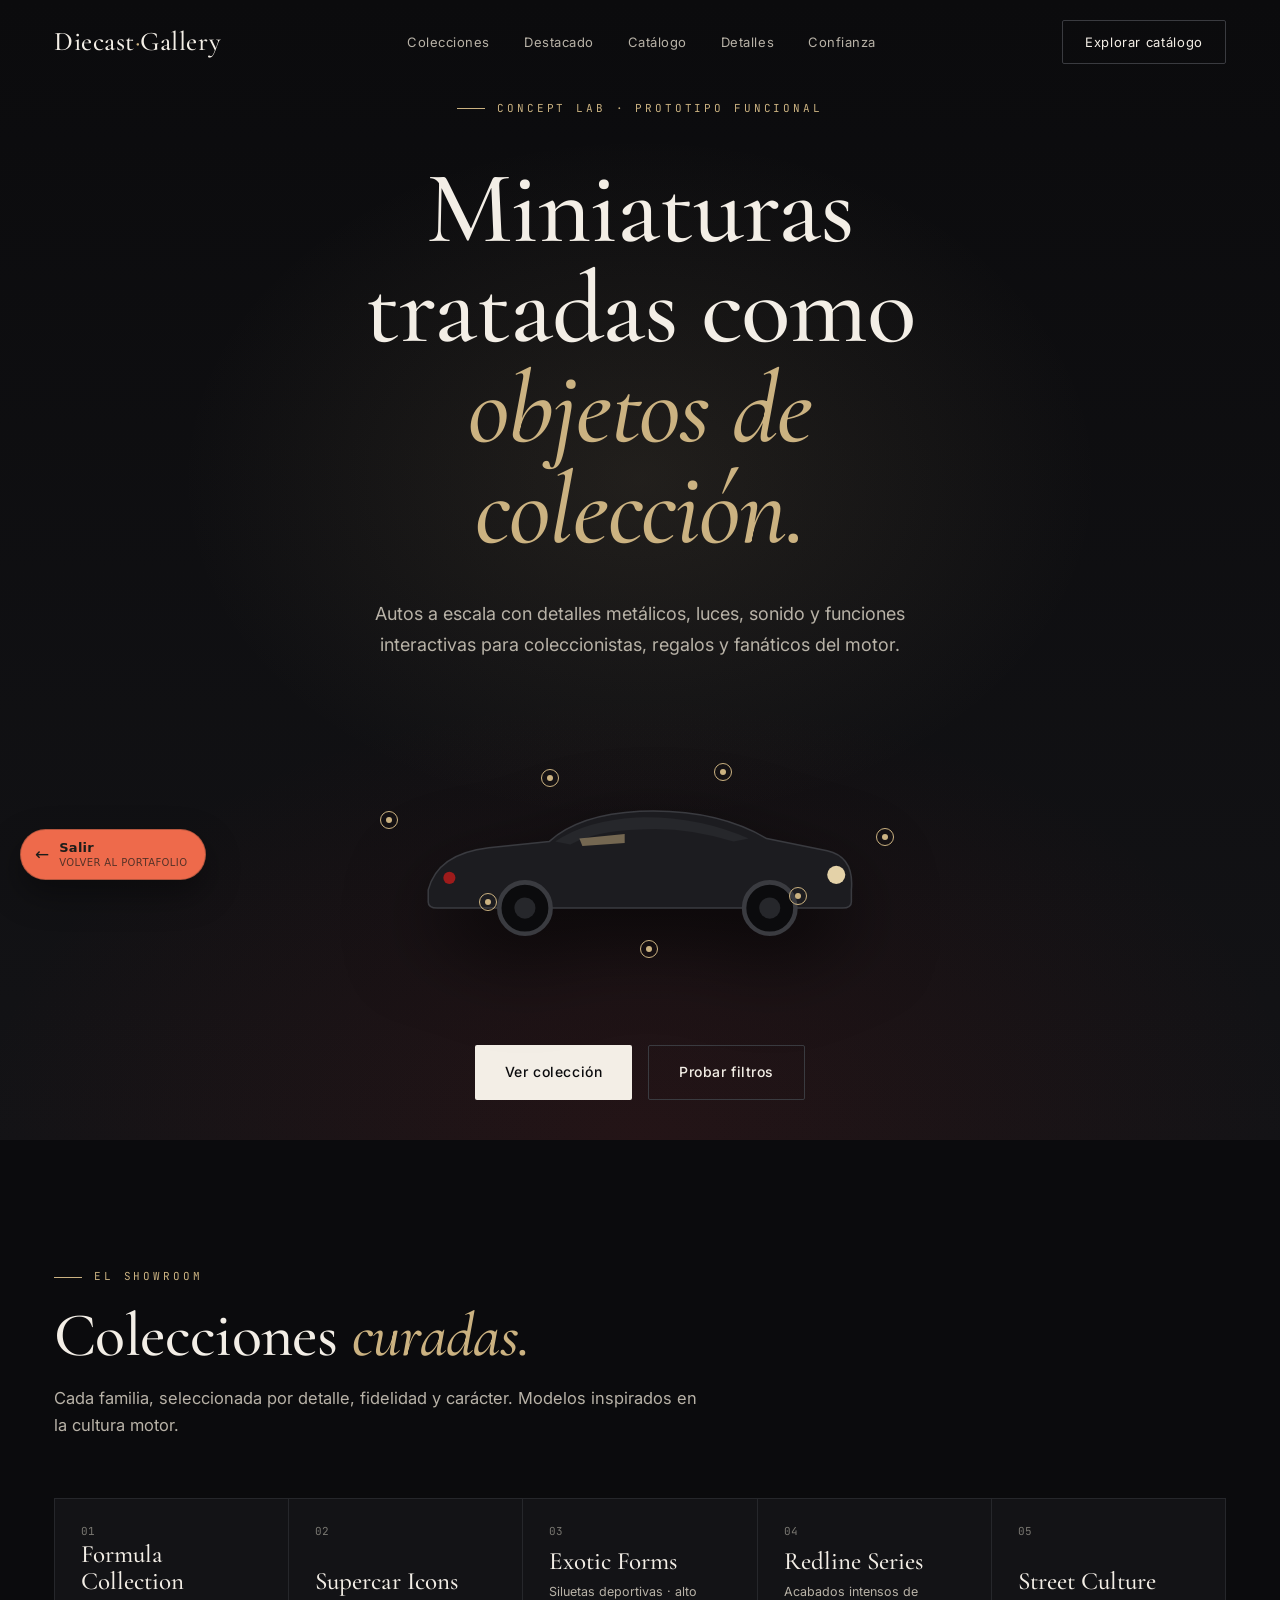
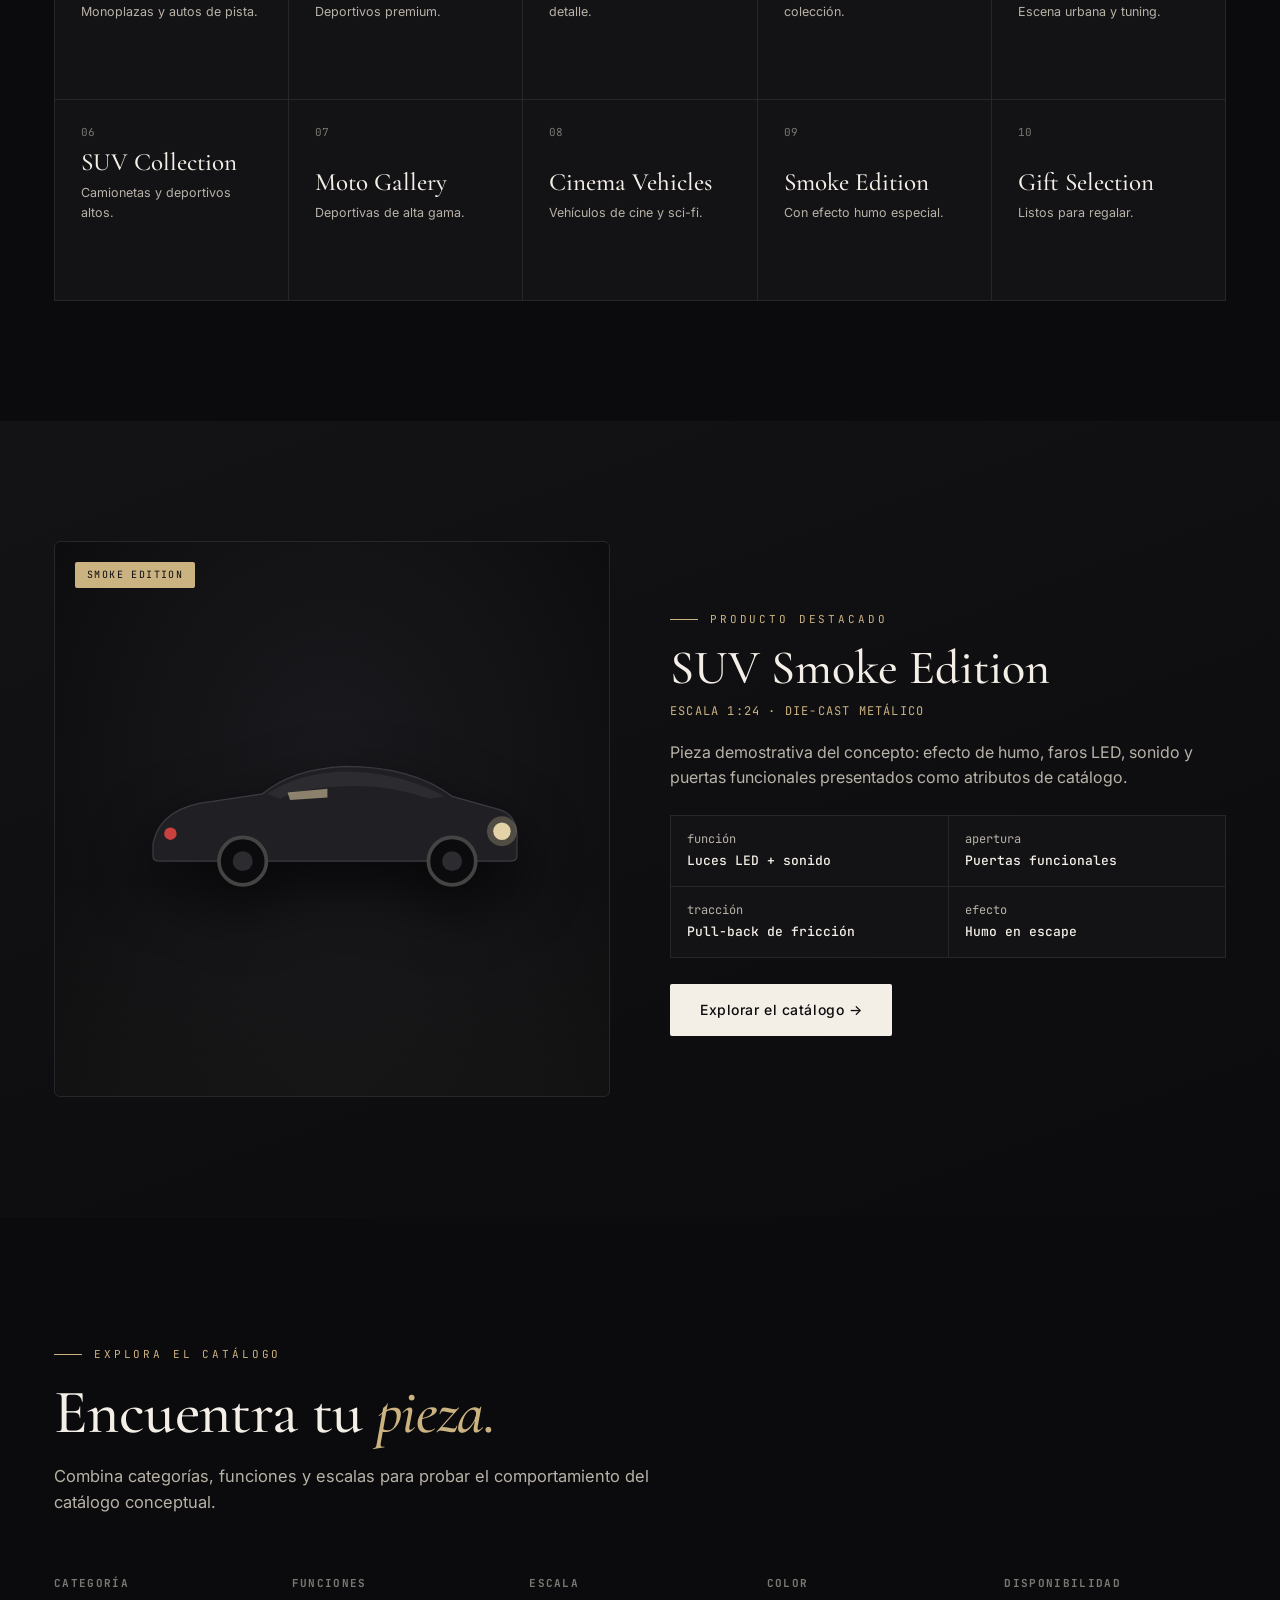
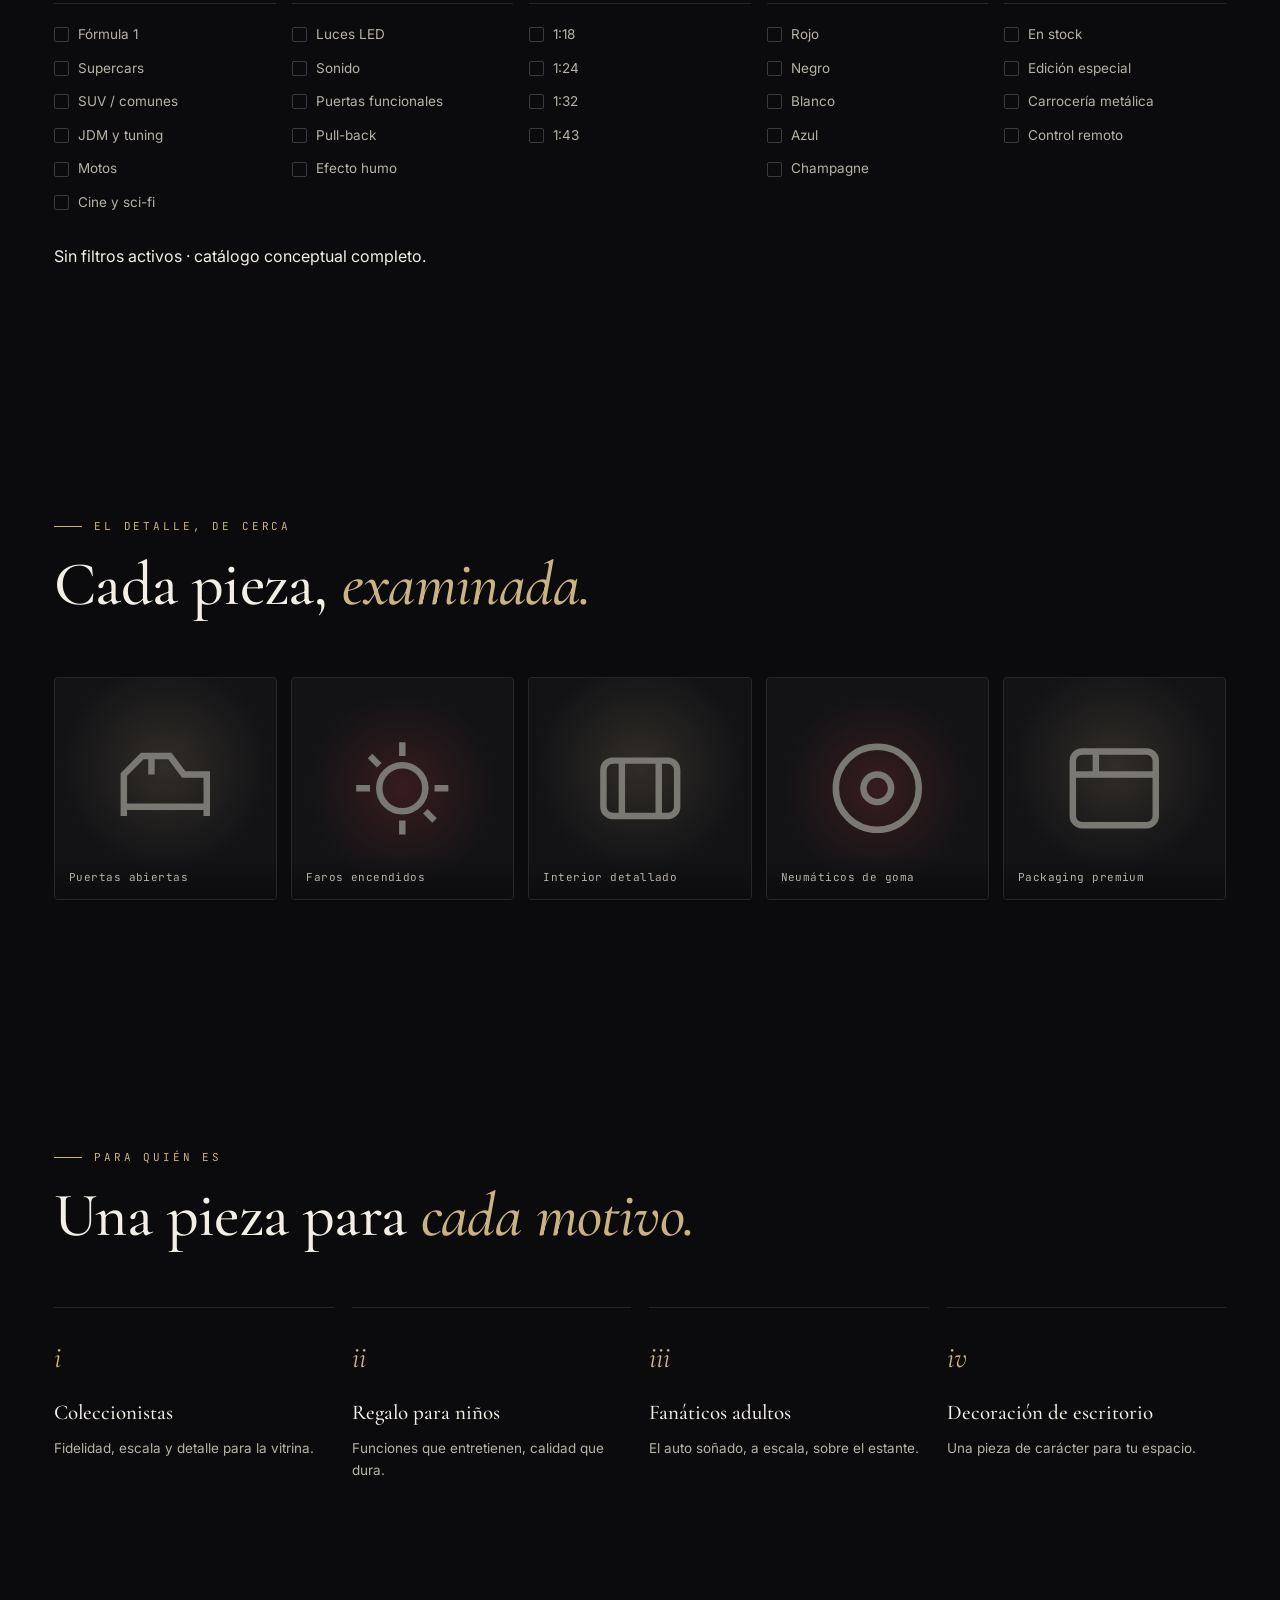
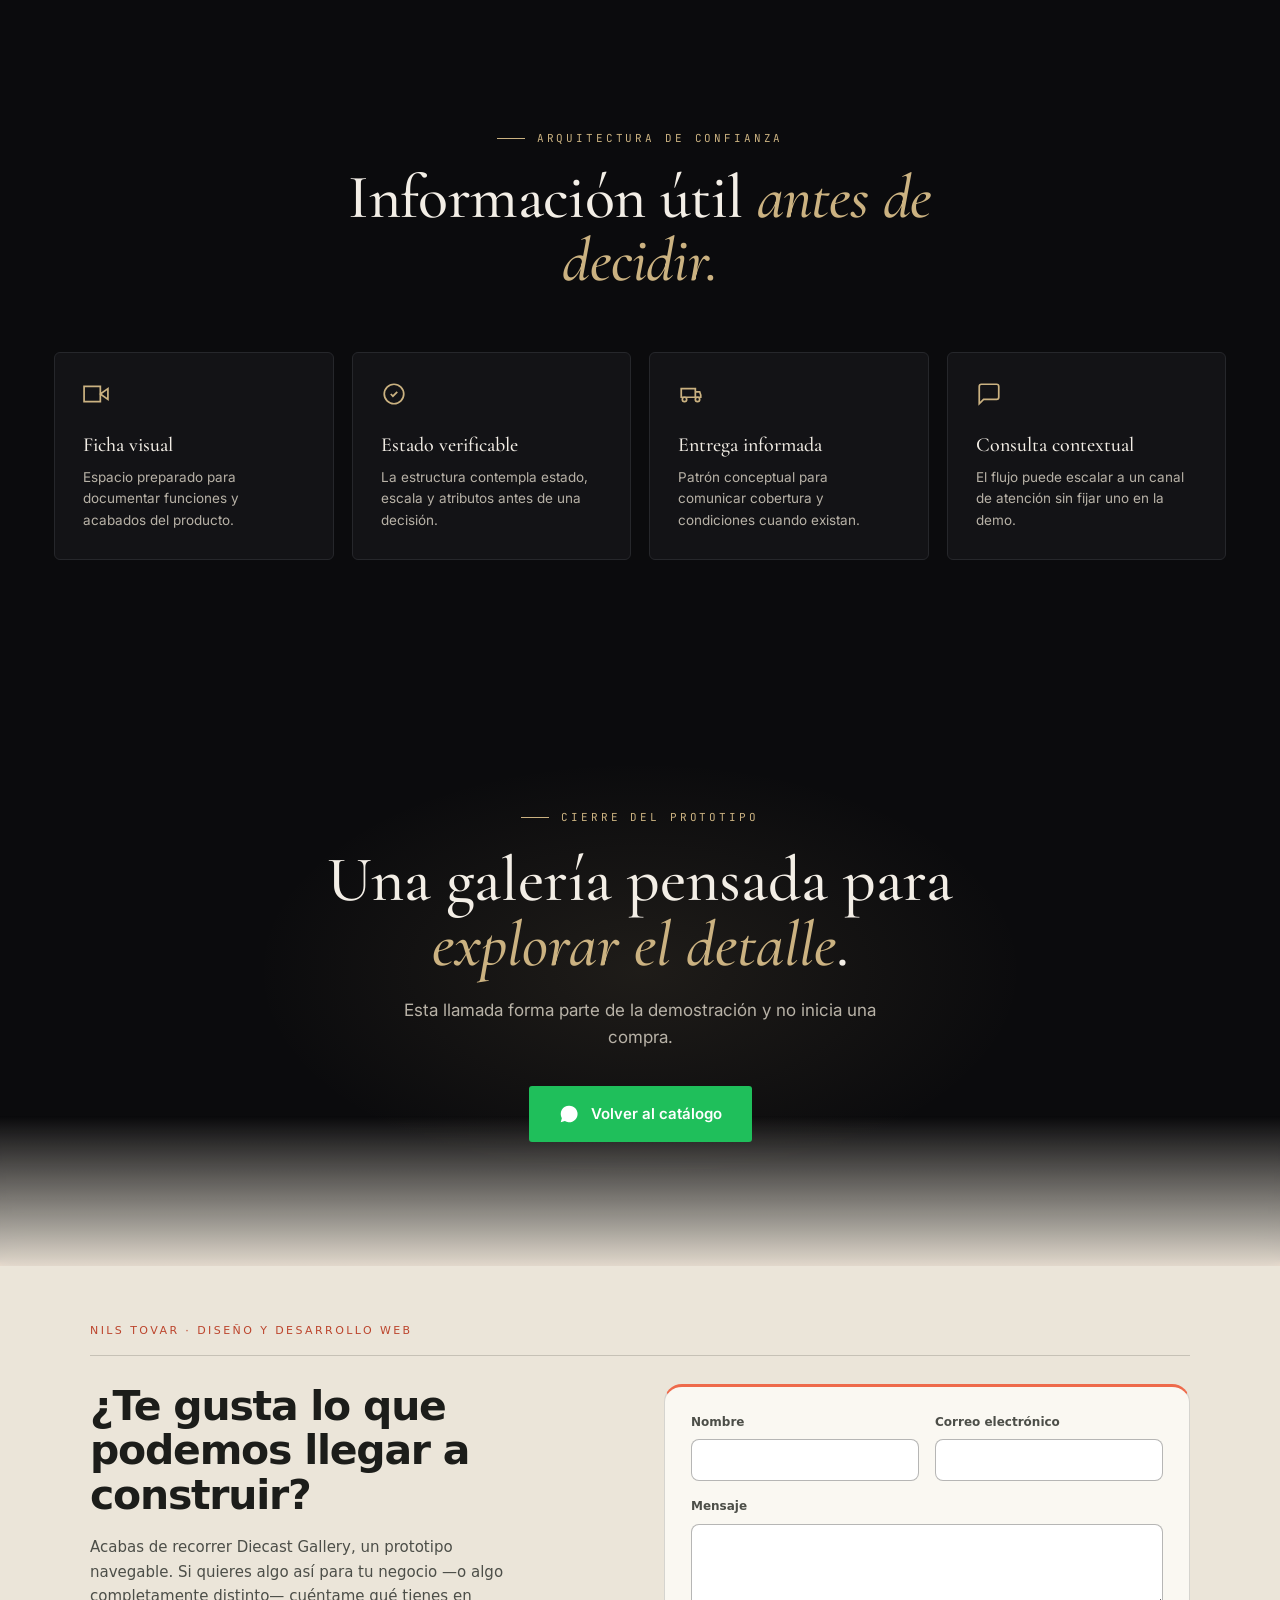
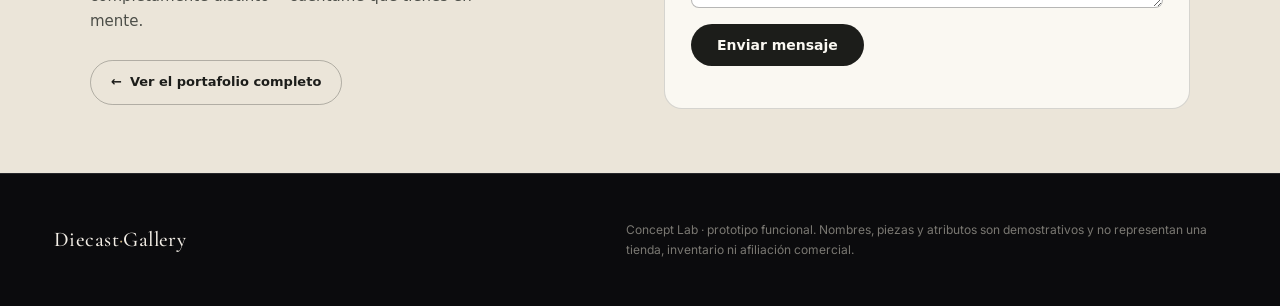
<file: lab/diecast-gallery/index.html>
<!DOCTYPE html>
<html lang="es">
<head>
<meta charset="UTF-8">
<meta name="viewport" content="width=device-width, initial-scale=1.0">
<link rel="icon" href="../../assets/favicon.svg" type="image/svg+xml">
<title>Diecast Gallery — Miniaturas que se sienten como autos reales</title>
<link rel="preconnect" href="https://fonts.googleapis.com">
<link rel="preconnect" href="https://fonts.gstatic.com" crossorigin>
<link href="https://fonts.googleapis.com/css2?family=Cormorant+Garamond:ital,wght@0,400;0,500;0,600;1,400;1,500&family=Inter:wght@400;500;600&family=JetBrains+Mono:wght@400;500&display=swap" rel="stylesheet">
<style>
  :root{
    --obsidian:#0B0B0D;
    --obsidian-2:#131316;
    --panel:#18181C;
    --titanium:#3A3B40;
    --titanium-2:#26272B;
    --warm:#F3EEE6;
    --warm-dim:#B8B2A7;
    --stone:#7A7872;
    --red:#9E1B1B;
    --red-soft:#C8413F;
    --champagne:#CBB281;
    --champagne-2:#E4D2A8;
    --chrome:linear-gradient(180deg,#fff,#9a9a9a 45%,#dcdcdc 55%,#7c7c7c);
    --disp:'Cormorant Garamond',serif;
    --body:'Inter',sans-serif;
    --mono:'JetBrains Mono',monospace;
  }
  *{margin:0;padding:0;box-sizing:border-box}
  html{scroll-behavior:smooth}
  body{background:var(--obsidian);color:var(--warm);font-family:var(--body);line-height:1.6;overflow-x:hidden;-webkit-font-smoothing:antialiased}
  ::selection{background:var(--champagne);color:var(--obsidian)}
  a{color:inherit;text-decoration:none}
  .wrap{max-width:1240px;margin:0 auto;padding:0 34px}
  .mono{font-family:var(--mono)}
  .eyebrow{font-family:var(--mono);font-size:11px;letter-spacing:.26em;text-transform:uppercase;color:var(--champagne);display:inline-flex;align-items:center;gap:12px}
  .eyebrow::before{content:"";width:28px;height:1px;background:var(--champagne)}

  header{position:fixed;top:0;left:0;right:0;z-index:60;transition:.4s}
  header.scrolled{background:rgba(11,11,13,.82);backdrop-filter:blur(16px);border-bottom:1px solid var(--titanium-2)}
  .nav{display:flex;align-items:center;justify-content:space-between;height:84px}
  .logo{font-family:var(--disp);font-size:27px;font-weight:500;letter-spacing:.02em}
  .logo em{font-style:italic;color:var(--champagne)}
  .nav-links{display:flex;gap:34px;font-size:13px;letter-spacing:.04em;color:var(--warm-dim)}
  .nav-links a{transition:.3s}
  .nav-links a:hover{color:var(--champagne)}
  .nav-cta{font-size:13px;border:1px solid var(--titanium);padding:11px 22px;border-radius:2px;transition:.3s;letter-spacing:.05em}
  .nav-cta:hover{border-color:var(--champagne);color:var(--champagne)}
  .burger{display:none;flex-direction:column;gap:5px;cursor:pointer}
  .burger span{width:25px;height:1.5px;background:var(--warm)}

  /* HERO showroom */
  .hero{min-height:100vh;display:flex;align-items:center;position:relative;overflow:hidden;padding:100px 0 40px}
  .hero-bg{position:absolute;inset:0;background:
      radial-gradient(ellipse 60% 50% at 50% 42%,rgba(203,178,129,.1),transparent 60%),
      radial-gradient(ellipse 80% 60% at 50% 100%,rgba(158,27,27,.12),transparent 65%),
      linear-gradient(180deg,#0B0B0D,#131316)}
  .hero .wrap{position:relative;z-index:2;width:100%}
  .hero-grid{display:grid;grid-template-columns:1fr;gap:40px;text-align:center;justify-items:center}
  .hero h1{font-family:var(--disp);font-weight:500;font-size:clamp(46px,8vw,104px);line-height:.98;letter-spacing:-.01em;max-width:14ch}
  .hero h1 em{font-style:italic;color:var(--champagne)}
  .hero p.lead{font-size:18px;color:var(--warm-dim);max-width:540px;line-height:1.7}
  .hero-cta{display:flex;gap:16px;flex-wrap:wrap;justify-content:center}
  .btn{padding:15px 30px;border-radius:2px;font-weight:500;font-size:14px;letter-spacing:.04em;transition:.3s;display:inline-flex;align-items:center;gap:9px;cursor:pointer;border:none;font-family:var(--body)}
  .btn-primary{background:var(--warm);color:var(--obsidian)}
  .btn-primary:hover{background:var(--champagne);transform:translateY(-2px)}
  .btn-ghost{background:transparent;color:var(--warm);border:1px solid var(--titanium)}
  .btn-ghost:hover{border-color:var(--champagne);color:var(--champagne)}

  /* showroom car + reflection */
  .showroom{position:relative;width:min(620px,86vw);margin-top:10px}
  .car-stage{position:relative;aspect-ratio:2.1;display:flex;align-items:center;justify-content:center}
  .car{position:relative;width:78%;filter:drop-shadow(0 30px 40px rgba(0,0,0,.6))}
  .car svg{width:100%;height:auto}
  .car-reflect{position:absolute;left:11%;right:11%;top:72%;height:40%;transform:scaleY(-1);opacity:.18;-webkit-mask-image:linear-gradient(#000,transparent 70%);mask-image:linear-gradient(#000,transparent 70%);pointer-events:none}
  .car-reflect svg{width:100%}
  .headlight{animation:gleam 4s ease-in-out infinite}
  @keyframes gleam{0%,100%{opacity:.5}50%{opacity:1}}
  /* hotspots */
  .hot{position:absolute;width:18px;height:18px;cursor:pointer;z-index:5}
  .hot .ring{position:absolute;inset:0;border:1px solid var(--champagne);border-radius:50%;animation:hotpulse 2.6s ease-out infinite}
  .hot .core{position:absolute;inset:6px;background:var(--champagne);border-radius:50%}
  @keyframes hotpulse{0%{transform:scale(1);opacity:.9}100%{transform:scale(2.6);opacity:0}}
  .hot .tip{position:absolute;bottom:26px;left:50%;transform:translateX(-50%) translateY(6px);background:var(--panel);border:1px solid var(--titanium);padding:8px 13px;border-radius:3px;white-space:nowrap;font-family:var(--mono);font-size:11px;color:var(--warm);opacity:0;pointer-events:none;transition:.25s;letter-spacing:.04em}
  .hot:hover .tip{opacity:1;transform:translateX(-50%) translateY(0)}
  .hot .tip b{color:var(--champagne)}
  .h1{top:34%;left:8%}.h2{top:20%;left:34%}.h3{top:18%;left:62%}.h4{top:62%;left:24%}.h5{top:60%;left:74%}.h6{top:40%;left:88%}.h7{top:78%;left:50%}

  /* sections */
  section{padding:120px 0;position:relative}
  .lead-block{max-width:660px;margin-bottom:60px}
  .lead-block.center{margin:0 auto 60px;text-align:center}
  .lead-block h2{font-family:var(--disp);font-weight:500;font-size:clamp(34px,5vw,62px);line-height:1.02;letter-spacing:-.01em;margin-top:18px}
  .lead-block h2 em{font-style:italic;color:var(--champagne)}
  .lead-block p{color:var(--warm-dim);margin-top:18px;font-size:16.5px}

  /* collections */
  .cols{display:grid;grid-template-columns:repeat(5,1fr);gap:1px;background:var(--titanium-2);border:1px solid var(--titanium-2)}
  .col{background:var(--obsidian-2);padding:38px 26px;cursor:pointer;transition:.4s;position:relative;min-height:200px;display:flex;flex-direction:column;justify-content:flex-end}
  .col:hover{background:var(--panel)}
  .col .cn{font-family:var(--mono);font-size:11px;color:var(--stone);position:absolute;top:24px;left:26px}
  .col h3{font-family:var(--disp);font-weight:500;font-size:25px;line-height:1.1;transition:.3s}
  .col:hover h3{color:var(--champagne)}
  .col p{font-size:12.5px;color:var(--warm-dim);margin-top:6px}
  .col .arr{margin-top:14px;color:var(--champagne);opacity:0;transform:translateX(-6px);transition:.35s}
  .col:hover .arr{opacity:1;transform:none}
  @media(max-width:980px){.cols{grid-template-columns:repeat(2,1fr)}}

  /* featured product */
  .feat{background:linear-gradient(160deg,var(--obsidian-2),var(--obsidian))}
  .feat-grid{display:grid;grid-template-columns:1fr 1fr;gap:60px;align-items:center}
  .feat-stage{position:relative;aspect-ratio:1;border:1px solid var(--titanium-2);border-radius:6px;background:radial-gradient(ellipse at 50% 40%,#1a1a1e,#0b0b0d);display:flex;align-items:center;justify-content:center;overflow:hidden}
  .feat-stage .floor{position:absolute;bottom:0;left:0;right:0;height:40%;background:linear-gradient(transparent,rgba(203,178,129,.04))}
  .feat-car{width:72%;position:relative;z-index:3;filter:drop-shadow(0 24px 30px rgba(0,0,0,.7))}
  /* subtle smoke */
  .smoke{position:absolute;z-index:2;bottom:18%;width:60px;height:60px;border-radius:50%;background:radial-gradient(circle,rgba(243,238,230,.5),transparent 70%);filter:blur(10px);opacity:0;animation:rise 6s ease-in infinite}
  .smoke.s2{animation-delay:2s;left:30%}.smoke.s3{animation-delay:4s;left:64%}
  @keyframes rise{0%{transform:translateY(0) scale(.6);opacity:0}20%{opacity:.45}100%{transform:translateY(-120px) scale(1.8);opacity:0}}
  .feat-badge{position:absolute;top:20px;left:20px;font-family:var(--mono);font-size:10px;letter-spacing:.14em;color:var(--obsidian);background:var(--champagne);padding:5px 12px;border-radius:2px;z-index:4}
  .feat h3{font-family:var(--disp);font-weight:500;font-size:clamp(30px,4vw,48px);line-height:1;margin-top:16px}
  .feat .scale{font-family:var(--mono);font-size:12px;color:var(--champagne);letter-spacing:.1em;margin-top:10px}
  .feat .desc{color:var(--warm-dim);margin:18px 0 24px;font-size:16px}
  .specs{display:grid;grid-template-columns:1fr 1fr;gap:1px;background:var(--titanium-2);border:1px solid var(--titanium-2);margin-bottom:26px}
  .specs div{background:var(--obsidian-2);padding:14px 16px;font-family:var(--mono);font-size:12px;color:var(--warm-dim)}
  .specs div b{color:var(--warm);display:block;font-weight:500;margin-top:2px;font-size:13px}
  @media(max-width:980px){.feat-grid{grid-template-columns:1fr;gap:40px}}

  /* filters */
  .filters{display:grid;grid-template-columns:repeat(5,1fr);gap:16px}
  .fgroup h4{font-family:var(--mono);font-size:11px;letter-spacing:.12em;text-transform:uppercase;color:var(--stone);margin-bottom:14px;padding-bottom:10px;border-bottom:1px solid var(--titanium-2)}
  .fgroup label{display:flex;align-items:center;gap:9px;font-size:13.5px;color:var(--warm-dim);padding:6px 0;cursor:pointer;transition:.2s}
  .fgroup label:hover{color:var(--warm)}
  .fgroup label input{appearance:none;width:15px;height:15px;border:1px solid var(--titanium);border-radius:2px;cursor:pointer;position:relative;flex-shrink:0}
  .fgroup label input:checked{background:var(--champagne);border-color:var(--champagne)}
  .fgroup label input:checked::after{content:"✓";position:absolute;inset:0;display:flex;align-items:center;justify-content:center;color:var(--obsidian);font-size:10px}
  @media(max-width:980px){.filters{grid-template-columns:1fr 1fr}}

  /* detail gallery */
  .details{display:grid;grid-template-columns:repeat(5,1fr);gap:14px}
  .dtile{aspect-ratio:1;border:1px solid var(--titanium-2);border-radius:4px;overflow:hidden;position:relative;cursor:pointer;transition:.4s;background:var(--obsidian-2)}
  .dtile:hover{transform:translateY(-4px);border-color:var(--champagne)}
  .dtile .vis{position:absolute;inset:0;display:flex;align-items:center;justify-content:center;transition:transform .5s}
  .dtile:hover .vis{transform:scale(1.12)}
  .dtile .vis svg{width:50%;height:50%;color:var(--stone)}
  .dtile.dr1 .vis{background:radial-gradient(circle at 50% 40%,rgba(203,178,129,.16),transparent 60%)}
  .dtile.dr2 .vis{background:radial-gradient(circle at 50% 50%,rgba(200,65,63,.2),transparent 60%)}
  .dtile .cap{position:absolute;bottom:0;left:0;right:0;padding:12px 14px;font-family:var(--mono);font-size:11px;color:var(--warm-dim);background:linear-gradient(transparent,rgba(11,11,13,.85));letter-spacing:.04em}
  @media(max-width:980px){.details{grid-template-columns:repeat(2,1fr)}}

  /* for whom */
  .whom{display:grid;grid-template-columns:repeat(4,1fr);gap:18px}
  .who{border-top:1px solid var(--titanium-2);padding-top:26px}
  .who .wi{font-family:var(--disp);font-style:italic;font-size:30px;color:var(--champagne);margin-bottom:14px}
  .who h3{font-family:var(--disp);font-weight:500;font-size:21px}
  .who p{font-size:13.5px;color:var(--warm-dim);margin-top:8px}
  @media(max-width:980px){.whom{grid-template-columns:1fr 1fr}}

  /* trust */
  .trust{display:grid;grid-template-columns:repeat(4,1fr);gap:18px}
  .tc{border:1px solid var(--titanium-2);border-radius:6px;padding:28px;background:var(--obsidian-2)}
  .tc svg{width:26px;height:26px;color:var(--champagne);margin-bottom:14px}
  .tc h3{font-family:var(--disp);font-weight:500;font-size:20px;margin-bottom:6px}
  .tc p{font-size:13.5px;color:var(--warm-dim)}
  @media(max-width:980px){.trust{grid-template-columns:1fr 1fr}}

  /* cta */
  .cta{text-align:center;position:relative;overflow:hidden}
  .cta .glow{position:absolute;inset:0;background:radial-gradient(ellipse 50% 60% at 50% 50%,rgba(203,178,129,.1),transparent 60%)}
  .cta .wrap{position:relative;z-index:2}
  .cta h2{font-family:var(--disp);font-weight:500;font-size:clamp(34px,5vw,68px);line-height:1.02}
  .cta h2 em{font-style:italic;color:var(--champagne)}
  .cta p{color:var(--warm-dim);max-width:520px;margin:20px auto 34px;font-size:17px}
  .wa{display:inline-flex;align-items:center;gap:12px;background:#1FBF5B;color:#fff;padding:16px 30px;border-radius:3px;font-weight:600;font-size:15px;transition:.3s}
  .wa:hover{transform:translateY(-2px);box-shadow:0 18px 40px -18px rgba(31,191,91,.6)}
  .wa svg{width:20px;height:20px}

  footer{border-top:1px solid var(--titanium-2);padding:46px 0}
  footer .wrap{display:flex;justify-content:space-between;align-items:center;flex-wrap:wrap;gap:16px}
  footer .fnote{font-size:12px;color:var(--stone);max-width:600px;line-height:1.7}

  @media(max-width:980px){
    .feat-grid{grid-template-columns:1fr}
    .nav-links,.nav-cta{display:none}.burger{display:flex}
  }
  @media(prefers-reduced-motion:reduce){*{animation:none!important;transition:none!important}}
  .burger{border:0;padding:6px;background:transparent;color:inherit;font:inherit}
  @media(max-width:960px){.nav{position:relative}.nav-links.is-open{position:absolute;top:calc(100% - 2px);right:0;left:0;z-index:5;display:flex;align-items:stretch;flex-direction:column;gap:0;padding:10px;background:var(--lab-menu-bg);border:1px solid rgba(127,127,127,.35);border-radius:8px;box-shadow:0 18px 40px rgba(0,0,0,.22)}.nav-links.is-open a{width:100%;padding:11px 10px}}
</style>
</head>
<body>
<!-- Salida del simulador: siempre visible, vuelve al portafolio -->
<a class="pf-exit" href="../../index.html#lab" aria-label="Salir del simulador y volver al portafolio de Nils Tovar">
  <span class="pf-exit__arrow" aria-hidden="true">&#8592;</span>
  <span class="pf-exit__text">
    <strong>Salir</strong>
    <small>Volver al portafolio</small>
  </span>
</a>
<style>
  .pf-exit{
    position:fixed;left:20px;bottom:20px;z-index:99999;
    display:inline-flex;align-items:center;gap:10px;
    padding:11px 18px 11px 14px;border-radius:999px;
    background:#ee6a4b;color:#1c1d1a;border:1px solid rgba(28,29,26,.28);
    font-family:"Segoe UI",system-ui,-apple-system,Helvetica,Arial,sans-serif;
    text-decoration:none;box-shadow:0 14px 34px rgba(0,0,0,.38);
    transition:transform .22s cubic-bezier(.22,1,.36,1),background-color .22s ease,color .22s ease;
  }
  .pf-exit:hover,.pf-exit:focus-visible{background:#faf8f2;transform:translateY(-2px)}
  .pf-exit:focus-visible{outline:3px solid #fff;outline-offset:3px}
  .pf-exit__arrow{font-size:17px;line-height:1}
  .pf-exit__text{display:grid;gap:1px;text-align:left}
  .pf-exit__text strong{font-size:13px;font-weight:700;line-height:1.15;letter-spacing:.02em}
  .pf-exit__text small{font-size:10px;line-height:1.15;opacity:.72;letter-spacing:.04em;text-transform:uppercase}
  @media (max-width:620px){
    .pf-exit{left:14px;bottom:14px;padding:10px 15px 10px 12px}
    .pf-exit__text small{display:none}
  }
  @media print{.pf-exit{display:none}}
  .pf-embedded .pf-exit{display:none}
</style>
<script>
  // Dentro del visor del portafolio el prototipo no muestra su propia salida
  // y los enlaces de regreso abren la ventana completa.
  var pfEmbedded = window.self !== window.top;
  if (pfEmbedded) {
    document.documentElement.classList.add("pf-embedded");
    document.addEventListener("DOMContentLoaded", function () {
      document.querySelectorAll('a[href^="../../"]').forEach(function (link) {
        link.target = "_top";
      });
    });
  }

  // Escape también sale del prototipo.
  document.addEventListener("keydown", function (event) {
    if (pfEmbedded || event.key !== "Escape") return;
    var exit = document.querySelector(".pf-exit");
    if (exit) window.location.href = exit.getAttribute("href");
  });
</script>


<header id="hdr">
  <div class="wrap nav">
    <a href="#" class="logo">Diecast<em>·</em>Gallery</a>
    <nav class="nav-links" id="labMenu">
      <a href="#colecciones">Colecciones</a>
      <a href="#destacado">Destacado</a>
      <a href="#catalogo">Catálogo</a>
      <a href="#detalles">Detalles</a>
      <a href="#confianza">Confianza</a>
    </nav>
    <a href="#catalogo" class="nav-cta">Explorar catálogo</a>
    <button class="burger" type="button" aria-controls="labMenu" aria-expanded="false" aria-label="Abrir navegación"><span></span><span></span><span></span></button>
  </div>
</header>

<!-- HERO -->
<section class="hero">
  <div class="hero-bg"></div>
  <div class="wrap">
    <div class="hero-grid">
      <span class="eyebrow">Concept Lab · prototipo funcional</span>
      <h1>Miniaturas tratadas como <em>objetos de colección.</em></h1>
      <p class="lead">Autos a escala con detalles metálicos, luces, sonido y funciones interactivas para coleccionistas, regalos y fanáticos del motor.</p>

      <!-- showroom signature -->
      <div class="showroom">
        <div class="car-stage">
          <div class="car">
            <svg viewBox="0 0 320 120" fill="none">
              <path d="M20 84 Q26 60 60 56 L100 52 Q120 34 160 32 Q210 30 244 50 L284 58 Q302 62 300 84 L300 92 Q300 96 294 96 L26 96 Q20 96 20 92 Z" fill="#1c1c20" stroke="#3A3B40"/>
              <path d="M104 52 Q124 38 158 36 Q198 35 232 50 L222 52 Q190 42 160 44 Q130 45 114 54 Z" fill="#26272B"/>
              <path d="M120 50 L150 47 L150 53 L122 55 Z" fill="#CBB281" opacity=".5"/>
              <circle class="headlight" cx="290" cy="74" r="6" fill="#E4D2A8"/>
              <circle cx="34" cy="76" r="4" fill="#9E1B1B"/>
              <circle cx="84" cy="96" r="17" fill="#0b0b0d" stroke="#3A3B40" stroke-width="3"/>
              <circle cx="84" cy="96" r="7" fill="#26272B"/>
              <circle cx="246" cy="96" r="17" fill="#0b0b0d" stroke="#3A3B40" stroke-width="3"/>
              <circle cx="246" cy="96" r="7" fill="#26272B"/>
            </svg>
          </div>
          <div class="car-reflect">
            <svg viewBox="0 0 320 120" fill="none"><path d="M20 84 Q26 60 60 56 L100 52 Q120 34 160 32 Q210 30 244 50 L284 58 Q302 62 300 84 L300 92 Q300 96 294 96 L26 96 Q20 96 20 92 Z" fill="#1c1c20"/></svg>
          </div>
          <!-- hotspots -->
          <div class="hot h1"><span class="ring"></span><span class="core"></span><span class="tip"><b>Escala</b> · 1:24 die-cast</span></div>
          <div class="hot h2"><span class="ring"></span><span class="core"></span><span class="tip"><b>Puertas</b> funcionales</span></div>
          <div class="hot h3"><span class="ring"></span><span class="core"></span><span class="tip"><b>Interior</b> detallado</span></div>
          <div class="hot h4"><span class="ring"></span><span class="core"></span><span class="tip"><b>Pull-back</b> · fricción</span></div>
          <div class="hot h5"><span class="ring"></span><span class="core"></span><span class="tip"><b>Neumáticos</b> de goma</span></div>
          <div class="hot h6"><span class="ring"></span><span class="core"></span><span class="tip"><b>Luces</b> LED</span></div>
          <div class="hot h7"><span class="ring"></span><span class="core"></span><span class="tip"><b>Sonido</b> de motor</span></div>
        </div>
      </div>

      <div class="hero-cta">
        <a href="#colecciones" class="btn btn-primary">Ver colección</a>
        <a href="#catalogo" class="btn btn-ghost">Probar filtros</a>
      </div>
    </div>
  </div>
</section>

<!-- COLLECTIONS -->
<section id="colecciones">
  <div class="wrap">
    <div class="lead-block">
      <span class="eyebrow">El showroom</span>
      <h2>Colecciones <em>curadas.</em></h2>
      <p>Cada familia, seleccionada por detalle, fidelidad y carácter. Modelos inspirados en la cultura motor.</p>
    </div>
    <div class="cols">
      <div class="col"><span class="cn">01</span><h3>Formula Collection</h3><p>Monoplazas y autos de pista.</p><span class="arr">→</span></div>
      <div class="col"><span class="cn">02</span><h3>Supercar Icons</h3><p>Deportivos premium.</p><span class="arr">→</span></div>
      <div class="col"><span class="cn">03</span><h3>Exotic Forms</h3><p>Siluetas deportivas · alto detalle.</p><span class="arr">→</span></div>
      <div class="col"><span class="cn">04</span><h3>Redline Series</h3><p>Acabados intensos de colección.</p><span class="arr">→</span></div>
      <div class="col"><span class="cn">05</span><h3>Street Culture</h3><p>Escena urbana y tuning.</p><span class="arr">→</span></div>
      <div class="col"><span class="cn">06</span><h3>SUV Collection</h3><p>Camionetas y deportivos altos.</p><span class="arr">→</span></div>
      <div class="col"><span class="cn">07</span><h3>Moto Gallery</h3><p>Deportivas de alta gama.</p><span class="arr">→</span></div>
      <div class="col"><span class="cn">08</span><h3>Cinema Vehicles</h3><p>Vehículos de cine y sci-fi.</p><span class="arr">→</span></div>
      <div class="col"><span class="cn">09</span><h3>Smoke Edition</h3><p>Con efecto humo especial.</p><span class="arr">→</span></div>
      <div class="col"><span class="cn">10</span><h3>Gift Selection</h3><p>Listos para regalar.</p><span class="arr">→</span></div>
    </div>
  </div>
</section>

<!-- FEATURED -->
<section class="feat" id="destacado">
  <div class="wrap">
    <div class="feat-grid">
      <div class="feat-stage">
        <span class="feat-badge">SMOKE EDITION</span>
        <div class="floor"></div>
        <div class="smoke" style="left:32%"></div><div class="smoke s2"></div><div class="smoke s3"></div>
        <div class="feat-car">
          <svg viewBox="0 0 320 130" fill="none">
            <path d="M16 88 Q22 58 64 54 L104 48 Q128 28 170 26 Q224 26 256 50 L292 60 Q310 64 308 88 L308 98 Q308 102 302 102 L22 102 Q16 102 16 98 Z" fill="#202024" stroke="#3A3B40"/>
            <path d="M108 48 Q130 32 168 30 Q214 30 250 50 L238 52 Q204 40 170 42 Q136 43 118 52 Z" fill="#2c2c30"/>
            <path d="M124 47 L156 44 L156 51 L126 53 Z" fill="#E4D2A8" opacity=".55"/>
            <circle cx="296" cy="78" r="7" fill="#E4D2A8"/><circle cx="296" cy="78" r="12" fill="#E4D2A8" opacity=".25"/>
            <circle cx="30" cy="80" r="5" fill="#C8413F"/>
            <circle cx="88" cy="102" r="19" fill="#0b0b0d" stroke="#444" stroke-width="3"/><circle cx="88" cy="102" r="8" fill="#2c2c30"/>
            <circle cx="256" cy="102" r="19" fill="#0b0b0d" stroke="#444" stroke-width="3"/><circle cx="256" cy="102" r="8" fill="#2c2c30"/>
          </svg>
        </div>
      </div>
      <div>
        <span class="eyebrow">Producto destacado</span>
        <h3>SUV Smoke Edition</h3>
        <div class="scale">ESCALA 1:24 · DIE-CAST METÁLICO</div>
        <p class="desc">Pieza demostrativa del concepto: efecto de humo, faros LED, sonido y puertas funcionales presentados como atributos de catálogo.</p>
        <div class="specs">
          <div>función<b>Luces LED + sonido</b></div>
          <div>apertura<b>Puertas funcionales</b></div>
          <div>tracción<b>Pull-back de fricción</b></div>
          <div>efecto<b>Humo en escape</b></div>
        </div>
        <a href="#catalogo" class="btn btn-primary">Explorar el catálogo →</a>
      </div>
    </div>
  </div>
</section>

<!-- FILTERS -->
<section id="catalogo">
  <div class="wrap">
    <div class="lead-block">
      <span class="eyebrow">Explora el catálogo</span>
      <h2>Encuentra tu <em>pieza.</em></h2>
      <p>Combina categorías, funciones y escalas para probar el comportamiento del catálogo conceptual.</p>
    </div>
    <div class="filters">
      <div class="fgroup"><h4>Categoría</h4>
        <label><input type="checkbox">Fórmula 1</label><label><input type="checkbox">Supercars</label><label><input type="checkbox">SUV / comunes</label><label><input type="checkbox">JDM y tuning</label><label><input type="checkbox">Motos</label><label><input type="checkbox">Cine y sci-fi</label>
      </div>
      <div class="fgroup"><h4>Funciones</h4>
        <label><input type="checkbox">Luces LED</label><label><input type="checkbox">Sonido</label><label><input type="checkbox">Puertas funcionales</label><label><input type="checkbox">Pull-back</label><label><input type="checkbox">Efecto humo</label>
      </div>
      <div class="fgroup"><h4>Escala</h4>
        <label><input type="checkbox">1:18</label><label><input type="checkbox">1:24</label><label><input type="checkbox">1:32</label><label><input type="checkbox">1:43</label>
      </div>
      <div class="fgroup"><h4>Color</h4>
        <label><input type="checkbox">Rojo</label><label><input type="checkbox">Negro</label><label><input type="checkbox">Blanco</label><label><input type="checkbox">Azul</label><label><input type="checkbox">Champagne</label>
      </div>
      <div class="fgroup"><h4>Disponibilidad</h4>
        <label><input type="checkbox">En stock</label><label><input type="checkbox">Edición especial</label><label><input type="checkbox">Carrocería metálica</label><label><input type="checkbox">Control remoto</label>
      </div>
    </div>
    <p id="filterResult" aria-live="polite" style="margin-top:24px;color:var(--muted)">Sin filtros activos · catálogo conceptual completo.</p>
  </div>
</section>

<!-- DETAILS -->
<section id="detalles">
  <div class="wrap">
    <div class="lead-block">
      <span class="eyebrow">El detalle, de cerca</span>
      <h2>Cada pieza, <em>examinada.</em></h2>
    </div>
    <div class="details">
      <div class="dtile dr1"><div class="vis"><svg viewBox="0 0 24 24" fill="none" stroke="currentColor" stroke-width="1.4"><path d="M3 16V9l4-4h6l3 4h5v7M3 16h18M3 16v2M21 16v2"/><path d="M9 5v4"/></svg></div><div class="cap">Puertas abiertas</div></div>
      <div class="dtile dr2"><div class="vis"><svg viewBox="0 0 24 24" fill="none" stroke="currentColor" stroke-width="1.4"><circle cx="12" cy="12" r="5"/><path d="M12 2v3M12 19v3M2 12h3M19 12h3M5 5l2 2M17 17l2 2"/></svg></div><div class="cap">Faros encendidos</div></div>
      <div class="dtile dr1"><div class="vis"><svg viewBox="0 0 24 24" fill="none" stroke="currentColor" stroke-width="1.4"><rect x="4" y="6" width="16" height="12" rx="2"/><path d="M8 6v12M16 6v12"/></svg></div><div class="cap">Interior detallado</div></div>
      <div class="dtile dr2"><div class="vis"><svg viewBox="0 0 24 24" fill="none" stroke="currentColor" stroke-width="1.4"><circle cx="12" cy="12" r="9"/><circle cx="12" cy="12" r="3"/></svg></div><div class="cap">Neumáticos de goma</div></div>
      <div class="dtile dr1"><div class="vis"><svg viewBox="0 0 24 24" fill="none" stroke="currentColor" stroke-width="1.4"><rect x="3" y="4" width="18" height="16" rx="2"/><path d="M3 9h18M8 4v5"/></svg></div><div class="cap">Packaging premium</div></div>
    </div>
  </div>
</section>

<!-- FOR WHOM -->
<section>
  <div class="wrap">
    <div class="lead-block">
      <span class="eyebrow">Para quién es</span>
      <h2>Una pieza para <em>cada motivo.</em></h2>
    </div>
    <div class="whom">
      <div class="who"><div class="wi">i</div><h3>Coleccionistas</h3><p>Fidelidad, escala y detalle para la vitrina.</p></div>
      <div class="who"><div class="wi">ii</div><h3>Regalo para niños</h3><p>Funciones que entretienen, calidad que dura.</p></div>
      <div class="who"><div class="wi">iii</div><h3>Fanáticos adultos</h3><p>El auto soñado, a escala, sobre el estante.</p></div>
      <div class="who"><div class="wi">iv</div><h3>Decoración de escritorio</h3><p>Una pieza de carácter para tu espacio.</p></div>
    </div>
  </div>
</section>

<!-- TRUST -->
<section id="confianza">
  <div class="wrap">
    <div class="lead-block center">
      <span class="eyebrow">Arquitectura de confianza</span>
      <h2>Información útil <em>antes de decidir.</em></h2>
    </div>
    <div class="trust">
      <div class="tc"><svg viewBox="0 0 24 24" fill="none" stroke="currentColor" stroke-width="1.6"><path d="m23 7-7 5 7 5V7zM1 5h15v14H1z"/></svg><h3>Ficha visual</h3><p>Espacio preparado para documentar funciones y acabados del producto.</p></div>
      <div class="tc"><svg viewBox="0 0 24 24" fill="none" stroke="currentColor" stroke-width="1.6"><path d="M9 12l2 2 4-4"/><circle cx="12" cy="12" r="9"/></svg><h3>Estado verificable</h3><p>La estructura contempla estado, escala y atributos antes de una decisión.</p></div>
      <div class="tc"><svg viewBox="0 0 24 24" fill="none" stroke="currentColor" stroke-width="1.6"><path d="M3 7h13v8H3zM16 10h4l1 3v2h-5"/><circle cx="6" cy="17" r="2"/><circle cx="18" cy="17" r="2"/></svg><h3>Entrega informada</h3><p>Patrón conceptual para comunicar cobertura y condiciones cuando existan.</p></div>
      <div class="tc"><svg viewBox="0 0 24 24" fill="none" stroke="currentColor" stroke-width="1.6"><path d="M21 15a2 2 0 0 1-2 2H7l-4 4V5a2 2 0 0 1 2-2h14a2 2 0 0 1 2 2Z"/></svg><h3>Consulta contextual</h3><p>El flujo puede escalar a un canal de atención sin fijar uno en la demo.</p></div>
    </div>
  </div>
</section>

<!-- CTA -->
<section class="cta" id="cta">
  <div class="glow"></div>
  <div class="wrap">
    <span class="eyebrow" style="justify-content:center">Cierre del prototipo</span>
    <h2 style="margin-top:20px">Una galería pensada para<br><em>explorar el detalle</em>.</h2>
    <p>Esta llamada forma parte de la demostración y no inicia una compra.</p>
    <a href="#catalogo" class="wa">
      <svg viewBox="0 0 24 24" fill="currentColor"><path d="M17.5 14.4c-.3-.2-1.7-.8-2-.9-.3-.1-.5-.2-.6.2-.2.3-.7.8-.8 1-.2.2-.3.2-.6.1-.3-.2-1.2-.5-2.3-1.4-.9-.8-1.4-1.7-1.6-2-.2-.3 0-.5.1-.6l.5-.5c.1-.2.2-.3.3-.5 0-.2 0-.4 0-.5-.1-.2-.6-1.5-.9-2-.2-.5-.4-.4-.6-.4h-.5c-.2 0-.5.1-.7.3-.2.3-.9.9-.9 2.2s.9 2.5 1 2.7c.2.2 1.8 2.8 4.4 3.9 1.6.7 2.2.7 3 .6.5 0 1.5-.6 1.7-1.2.2-.6.2-1.1.2-1.2-.1-.1-.3-.2-.6-.3zM12 2a10 10 0 0 0-8.6 15l-1.3 4.8 4.9-1.3A10 10 0 1 0 12 2z"/></svg>
      Volver al catálogo
    </a>
  </div>
</section>

<section class="pf-cta" aria-labelledby="pf-cta-title">
  <div class="pf-cta__fade" aria-hidden="true">
    <div></div><div></div><div></div><div></div><div></div>
  </div>
  <div class="pf-cta__inner">
    <p class="pf-cta__kicker">Nils Tovar · Diseño y desarrollo web</p>
    <div class="pf-cta__grid">
      <div class="pf-cta__copy">
        <h2 id="pf-cta-title">¿Te gusta lo que podemos llegar a construir?</h2>
        <p>
          Acabas de recorrer Diecast Gallery, un prototipo navegable. Si quieres algo así
          para tu negocio —o algo completamente distinto— cuéntame qué tienes en mente.
        </p>
        <a class="pf-cta__back" href="../../index.html#lab">
          <span aria-hidden="true">&#8592;</span> Ver el portafolio completo
        </a>
      </div>

      <form class="pf-cta__form" action="https://formspree.io/f/xrenojvo" method="POST">
        <input type="hidden" name="origen" value="Prototipo Diecast Gallery">
        <label>
          <span>Nombre</span>
          <input type="text" name="name" autocomplete="name" required>
        </label>
        <label>
          <span>Correo electrónico</span>
          <input type="email" name="email" autocomplete="email" required>
        </label>
        <label class="pf-cta__full">
          <span>Mensaje</span>
          <textarea name="message" rows="3" required></textarea>
        </label>
        <input class="pf-cta__trap" type="text" name="_gotcha" tabindex="-1" autocomplete="off" aria-hidden="true">
        <button type="submit">Enviar mensaje</button>
        <p class="pf-cta__status" role="status" aria-live="polite"></p>
      </form>
    </div>
  </div>
</section>
<style>
  .pf-cta{
    position:relative;margin:0;padding:0;
    background:#ebe5d9;color:#1c1d1a;
    font-family:"Segoe UI",system-ui,-apple-system,Helvetica,Arial,sans-serif;
    border-top:4px solid #ee6a4b;
  }
  .pf-cta__fade{position:absolute;left:0;right:0;top:-150px;height:150px;pointer-events:none}
  .pf-cta__fade>div{position:absolute;inset:0}
  .pf-cta__fade>div:nth-child(1){backdrop-filter:blur(1px);-webkit-backdrop-filter:blur(1px);
    -webkit-mask-image:linear-gradient(to bottom,transparent 0%,#000 20%);mask-image:linear-gradient(to bottom,transparent 0%,#000 20%)}
  .pf-cta__fade>div:nth-child(2){backdrop-filter:blur(3px);-webkit-backdrop-filter:blur(3px);
    -webkit-mask-image:linear-gradient(to bottom,transparent 20%,#000 40%);mask-image:linear-gradient(to bottom,transparent 20%,#000 40%)}
  .pf-cta__fade>div:nth-child(3){backdrop-filter:blur(7px);-webkit-backdrop-filter:blur(7px);
    -webkit-mask-image:linear-gradient(to bottom,transparent 40%,#000 60%);mask-image:linear-gradient(to bottom,transparent 40%,#000 60%)}
  .pf-cta__fade>div:nth-child(4){backdrop-filter:blur(14px);-webkit-backdrop-filter:blur(14px);
    -webkit-mask-image:linear-gradient(to bottom,transparent 60%,#000 82%);mask-image:linear-gradient(to bottom,transparent 60%,#000 82%)}
  .pf-cta__fade>div:nth-child(5){background:linear-gradient(to bottom,rgba(235,229,217,0) 0%,rgba(235,229,217,.5) 55%,rgba(235,229,217,.93) 100%)}
  .pf-cta__inner{max-width:1180px;margin:0 auto;padding:56px 40px 64px}
  .pf-cta__kicker{
    margin:0 0 28px;padding-bottom:16px;border-bottom:1px solid rgba(28,29,26,.18);
    font-size:11px;letter-spacing:.22em;text-transform:uppercase;color:#bc452d
  }
  .pf-cta__grid{display:grid;grid-template-columns:minmax(0,1fr) minmax(0,1fr);gap:48px;align-items:start}
  .pf-cta__copy h2{margin:0;font-size:clamp(26px,3.2vw,42px);font-weight:600;line-height:1.08;letter-spacing:-.03em;color:#1c1d1a}
  .pf-cta__copy p{margin:18px 0 0;max-width:46ch;font-size:15px;line-height:1.65;color:#4c4e48}
  .pf-cta__back{
    display:inline-flex;align-items:center;gap:8px;margin-top:26px;padding:11px 20px;
    border:1px solid rgba(28,29,26,.28);border-radius:999px;
    font-size:13px;font-weight:600;color:#1c1d1a;text-decoration:none;transition:.22s
  }
  .pf-cta__back:hover{background:#1c1d1a;border-color:#1c1d1a;color:#f2efe7}
  .pf-cta__form{display:grid;grid-template-columns:repeat(2,minmax(0,1fr));gap:16px;
    padding:26px;background:#faf8f2;border:1px solid rgba(28,29,26,.16);border-top:3px solid #ee6a4b;border-radius:18px}
  .pf-cta__form label{display:flex;flex-direction:column;gap:7px;font-size:12px;font-weight:600;color:#4c4e48}
  .pf-cta__full{grid-column:1/-1}
  .pf-cta__form input,.pf-cta__form textarea{
    width:100%;padding:12px 14px;background:#fff;
    border:1px solid rgba(28,29,26,.32);border-radius:8px;
    color:#1c1d1a;font-family:inherit;font-size:14px;font-weight:400;outline:none;transition:border-color .2s
  }
  .pf-cta__form textarea{resize:vertical;min-height:84px}
  .pf-cta__form input:focus,.pf-cta__form textarea:focus{border-color:#ee6a4b}
  .pf-cta__form button{
    grid-column:1/-1;justify-self:start;padding:13px 26px;border:0;border-radius:999px;
    background:#1c1d1a;color:#faf8f2;font-family:inherit;font-size:14px;font-weight:700;cursor:pointer;transition:.22s
  }
  .pf-cta__form button:hover{background:#ee6a4b;color:#1c1d1a}
  .pf-cta__form button[disabled]{opacity:.6;cursor:default}
  .pf-cta__trap{position:absolute;left:-9999px;width:1px;height:1px;opacity:0}
  .pf-cta__status{grid-column:1/-1;margin:0;font-size:13px;color:#4c4e48}
  .pf-cta__status[data-state="error"]{color:#bc452d}
  .pf-cta__status[data-state="ok"]{color:#2f6b48}
  @media (max-width:860px){
    .pf-cta__inner{padding:44px 22px 52px}
    .pf-cta__grid{grid-template-columns:minmax(0,1fr);gap:30px}
    .pf-cta__form{grid-template-columns:minmax(0,1fr)}
    .pf-cta__fade{top:-90px;height:90px}
  }
</style>
<script>
  (function () {
    var form = document.querySelector(".pf-cta__form");
    if (!form) return;
    var status = form.querySelector(".pf-cta__status");
    var button = form.querySelector("button");
    form.addEventListener("submit", function (event) {
      if (form.querySelector("[name='_gotcha']").value) return;
      event.preventDefault();
      button.disabled = true;
      status.removeAttribute("data-state");
      status.textContent = "Enviando…";
      fetch(form.action, {
        method: "POST",
        body: new FormData(form),
        headers: { Accept: "application/json" }
      })
        .then(function (response) {
          if (!response.ok) throw new Error();
          form.reset();
          status.setAttribute("data-state", "ok");
          status.textContent = "Gracias, tu mensaje fue enviado.";
        })
        .catch(function () {
          status.setAttribute("data-state", "error");
          status.textContent = "No se pudo enviar. Escríbeme a niltovap@gmail.com.";
        })
        .then(function () {
          button.disabled = false;
        });
    });
  })();
</script>
<footer>
  <div class="wrap">
    <a href="#" class="logo" style="font-size:21px">Diecast<em>·</em>Gallery</a>
    <p class="fnote">Concept Lab · prototipo funcional. Nombres, piezas y atributos son demostrativos y no representan una tienda, inventario ni afiliación comercial.</p>
  </div>
</footer>

<script>
  const hdr=document.getElementById('hdr');
  addEventListener('scroll',()=>hdr.classList.toggle('scrolled',scrollY>40));
  const filterResult=document.getElementById('filterResult');
  document.querySelectorAll('.filters input').forEach(input=>input.addEventListener('change',()=>{
    const active=[...document.querySelectorAll('.filters input:checked')].map(item=>item.parentElement.textContent.trim());
    filterResult.textContent=active.length
      ? `${active.length} filtro${active.length===1?'':'s'} activo${active.length===1?'':'s'}: ${active.join(' · ')}.`
      : 'Sin filtros activos · catálogo conceptual completo.';
  }));
</script>
<script>
  (() => {
    const toggle = document.querySelector('.burger');
    const menu = document.querySelector('#labMenu');
    if (!toggle || !menu) return;

    document.documentElement.style.setProperty('--lab-menu-bg', getComputedStyle(document.body).backgroundColor);

    const closeMenu = (restoreFocus = false) => {
      menu.classList.remove('is-open');
      toggle.setAttribute('aria-expanded', 'false');
      toggle.setAttribute('aria-label', 'Abrir navegación');
      if (restoreFocus) toggle.focus();
    };

    toggle.addEventListener('click', () => {
      const isOpen = menu.classList.toggle('is-open');
      toggle.setAttribute('aria-expanded', String(isOpen));
      toggle.setAttribute('aria-label', isOpen ? 'Cerrar navegación' : 'Abrir navegación');
    });

    menu.querySelectorAll('a').forEach(link => link.addEventListener('click', () => closeMenu()));
    document.addEventListener('keydown', event => {
      if (event.key === 'Escape' && menu.classList.contains('is-open')) closeMenu(true);
    });
  })();
</script>
</body>
</html>
</file>
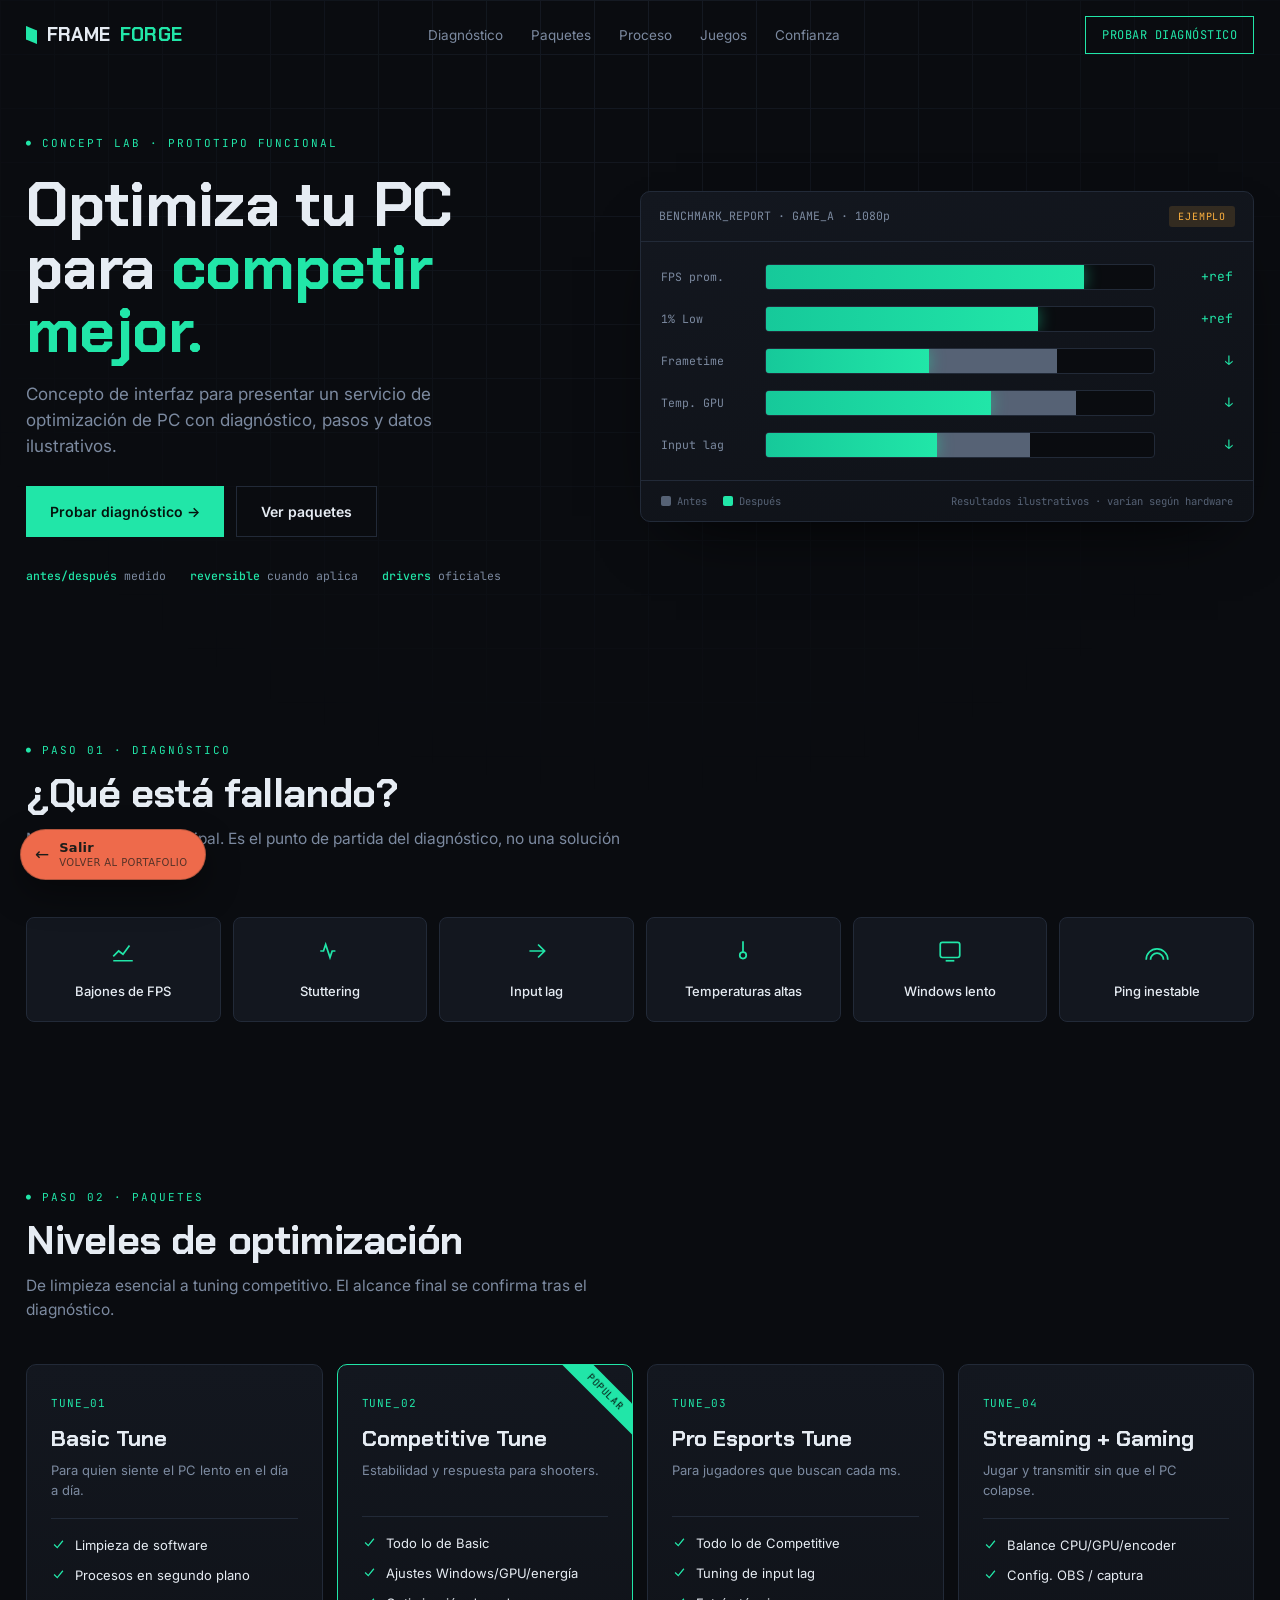
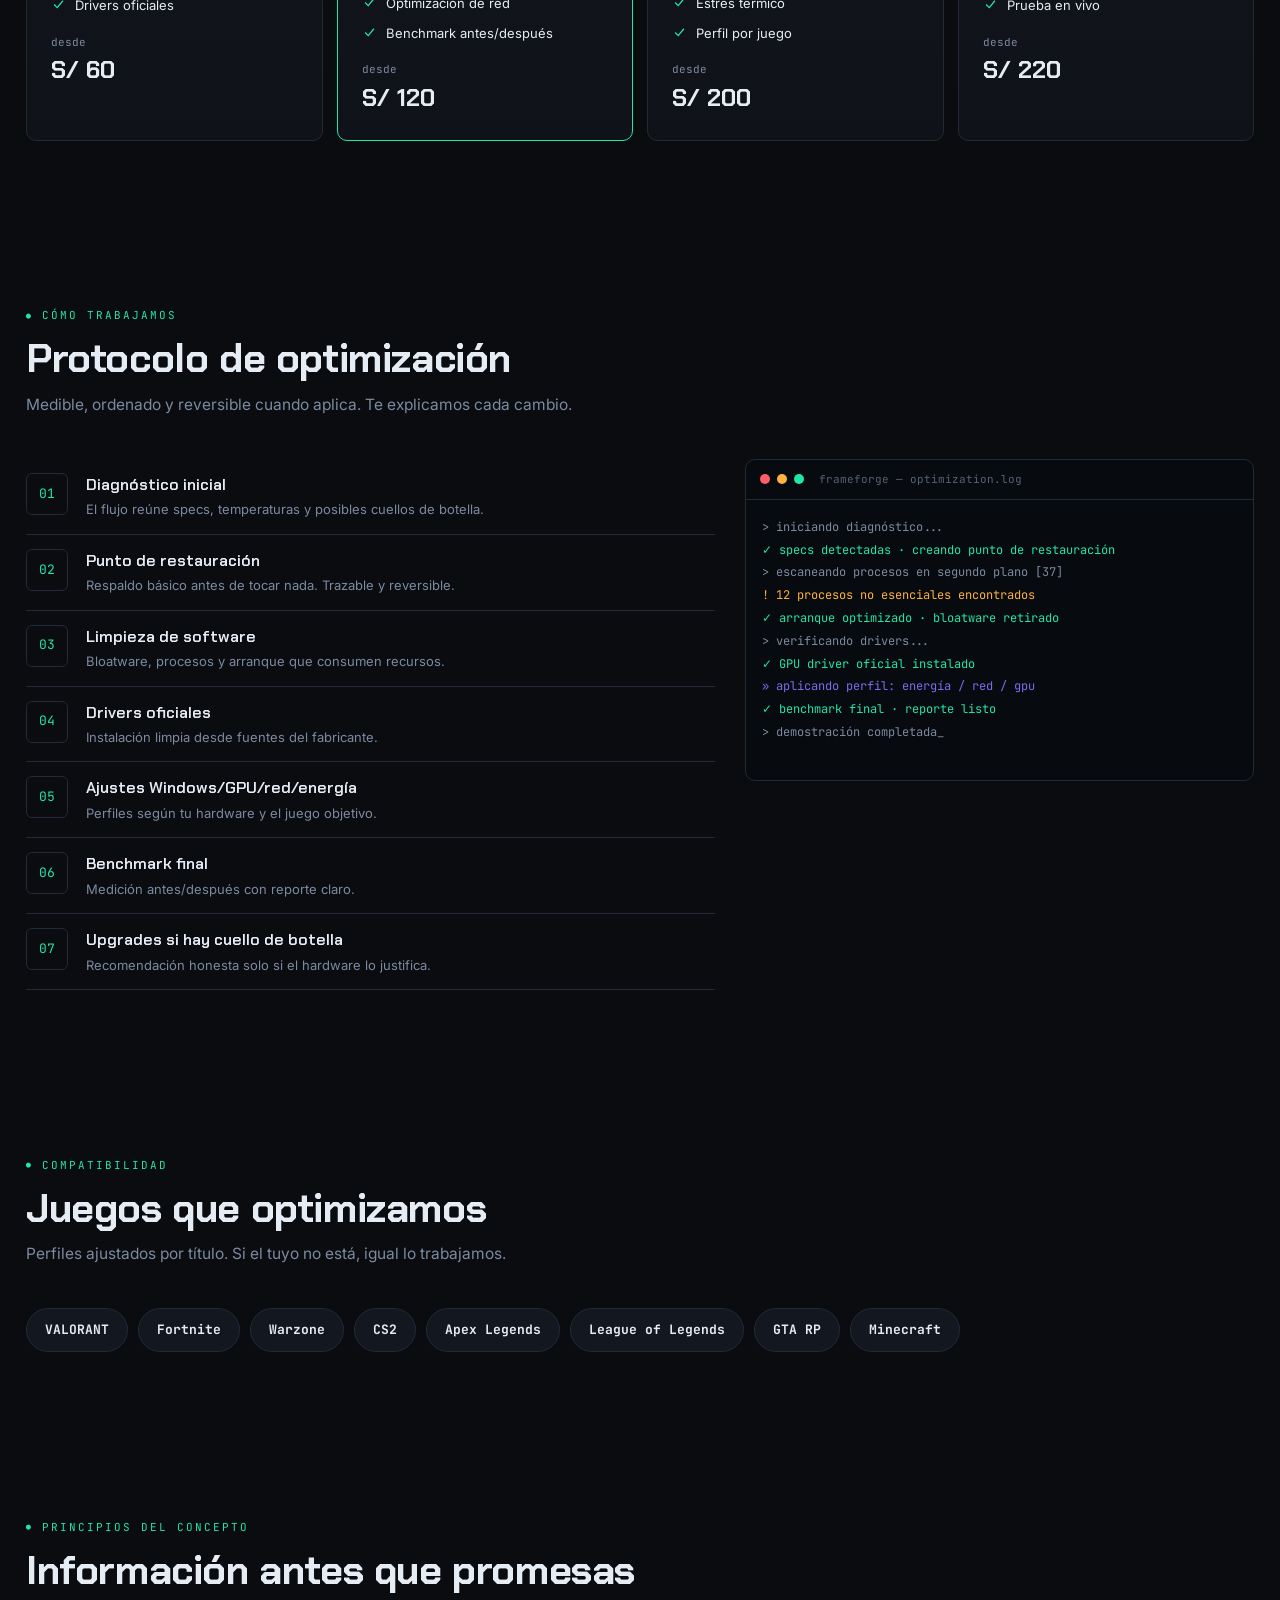
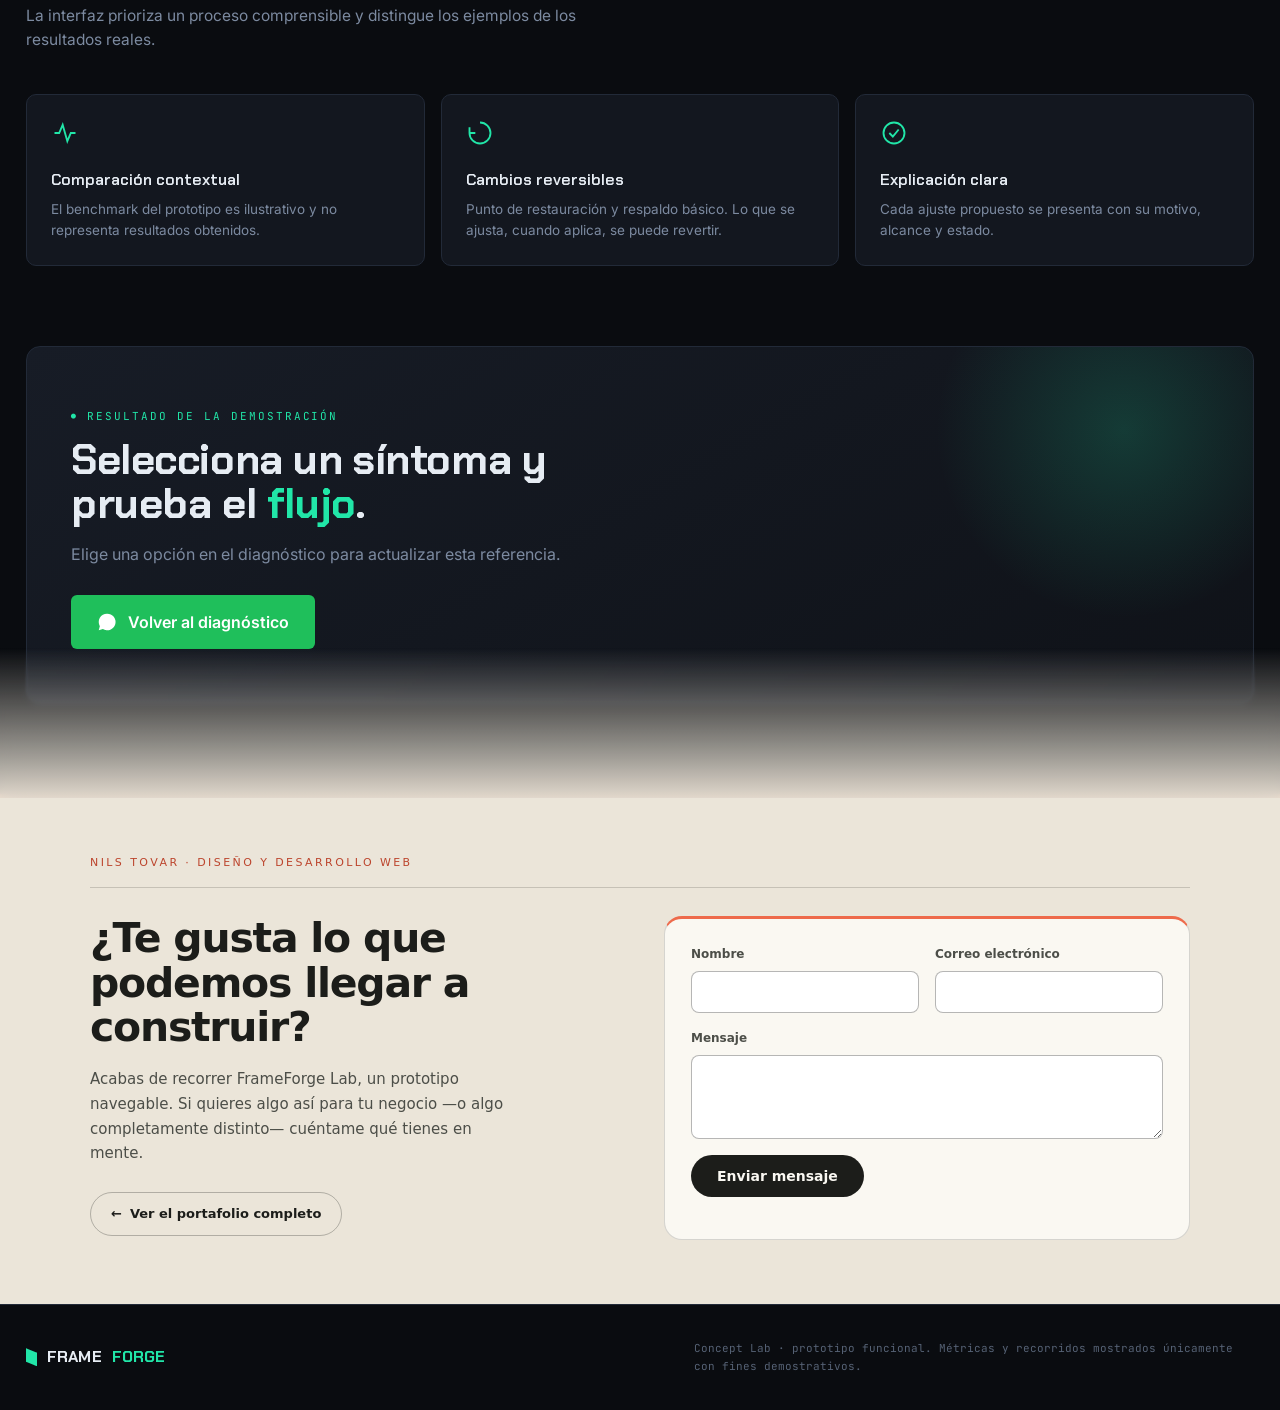
<file: lab/frameforge-lab/index.html>
<!DOCTYPE html>
<html lang="es">
<head>
<meta charset="UTF-8">
<meta name="viewport" content="width=device-width, initial-scale=1.0">
<link rel="icon" href="../../assets/favicon.svg" type="image/svg+xml">
<title>FrameForge Lab — Optimiza tu PC para competir mejor</title>
<link rel="preconnect" href="https://fonts.googleapis.com">
<link rel="preconnect" href="https://fonts.gstatic.com" crossorigin>
<link href="https://fonts.googleapis.com/css2?family=Chakra+Petch:wght@400;500;600;700&family=Inter:wght@400;500;600&family=JetBrains+Mono:wght@400;500;700&display=swap" rel="stylesheet">
<style>
  :root{
    --bg:#0A0C10;
    --bg-2:#0F1218;
    --panel:#13171F;
    --panel-2:#171C26;
    --line:#222A38;
    --txt:#E6ECF3;
    --muted:#7C8AA0;
    --dim:#566275;
    --cyan:#21E6A8;
    --cyan-2:#16C99A;
    --blue:#3D7BFF;
    --violet:#7C6CF0;
    --amber:#FFB23E;
    --red:#FF5C6C;
    --disp:'Chakra Petch',sans-serif;
    --body:'Inter',sans-serif;
    --mono:'JetBrains Mono',monospace;
  }
  *{margin:0;padding:0;box-sizing:border-box}
  html{scroll-behavior:smooth}
  body{background:var(--bg);color:var(--txt);font-family:var(--body);line-height:1.55;overflow-x:hidden;-webkit-font-smoothing:antialiased}
  ::selection{background:var(--cyan);color:#04140E}
  a{color:inherit;text-decoration:none}
  .wrap{max-width:1280px;margin:0 auto;padding:0 26px}
  .mono{font-family:var(--mono)}
  .tag{font-family:var(--mono);font-size:11px;letter-spacing:.18em;text-transform:uppercase;color:var(--cyan);display:inline-flex;align-items:center;gap:9px}
  .tag::before{content:"●";font-size:8px;color:var(--cyan);animation:blink 1.6s infinite}
  @keyframes blink{50%{opacity:.25}}

  .grid-bg{position:fixed;inset:0;z-index:0;pointer-events:none;opacity:.5;
    background-image:linear-gradient(var(--line) 1px,transparent 1px),linear-gradient(90deg,var(--line) 1px,transparent 1px);
    background-size:54px 54px;mask-image:radial-gradient(circle at 50% 0%,#000,transparent 72%)}

  header{position:fixed;top:0;left:0;right:0;z-index:50;transition:.3s}
  header.scrolled{background:rgba(10,12,16,.88);backdrop-filter:blur(14px);border-bottom:1px solid var(--line)}
  .nav{display:flex;align-items:center;justify-content:space-between;height:70px}
  .logo{display:flex;align-items:center;gap:10px;font-family:var(--disp);font-weight:700;font-size:19px;letter-spacing:.01em}
  .logo .b{width:11px;height:18px;background:var(--cyan);box-shadow:0 0 14px var(--cyan);clip-path:polygon(0 0,100% 25%,100% 100%,0 75%)}
  .nav-links{display:flex;gap:28px;font-size:13.5px;color:var(--muted)}
  .nav-links a:hover{color:var(--cyan)}
  .nav-cta{font-family:var(--mono);font-size:12px;border:1px solid var(--cyan);color:var(--cyan);padding:9px 16px;transition:.25s;letter-spacing:.04em}
  .nav-cta:hover{background:var(--cyan);color:#04140E;box-shadow:0 0 24px rgba(33,230,168,.5)}
  .burger{display:none;flex-direction:column;gap:5px;cursor:pointer}
  .burger span{width:24px;height:2px;background:var(--txt)}

  /* hero */
  .hero{position:relative;z-index:1;padding:128px 0 70px}
  .hero-grid{display:grid;grid-template-columns:1fr 1.08fr;gap:46px;align-items:center}
  .hero h1{font-family:var(--disp);font-weight:700;font-size:clamp(36px,5vw,62px);line-height:1.02;letter-spacing:-.01em;margin:20px 0 18px}
  .hero h1 .g{color:var(--cyan)}
  .hero p.lead{font-size:17px;color:var(--muted);max-width:460px;margin-bottom:26px}
  .hero-cta{display:flex;gap:12px;flex-wrap:wrap}
  .btn{padding:14px 24px;font-weight:600;font-size:14px;transition:.25s;display:inline-flex;align-items:center;gap:9px;cursor:pointer;border:none;font-family:var(--body)}
  .btn-primary{background:var(--cyan);color:#04140E}
  .btn-primary:hover{transform:translateY(-2px);box-shadow:0 14px 32px -12px rgba(33,230,168,.6)}
  .btn-ghost{background:transparent;color:var(--txt);border:1px solid var(--line)}
  .btn-ghost:hover{border-color:var(--cyan);color:var(--cyan)}
  .hero-mini{display:flex;gap:24px;margin-top:30px;font-family:var(--mono);font-size:11.5px;color:var(--muted)}
  .hero-mini b{color:var(--cyan);font-weight:500}

  /* benchmark panel (signature) */
  .bench{background:linear-gradient(165deg,var(--panel),var(--bg-2));border:1px solid var(--line);border-radius:10px;overflow:hidden;box-shadow:0 30px 70px -36px #000}
  .bench-head{display:flex;align-items:center;justify-content:space-between;padding:14px 18px;border-bottom:1px solid var(--line);font-family:var(--mono);font-size:11.5px;color:var(--muted)}
  .bench-head .ex{background:rgba(255,178,62,.14);color:var(--amber);padding:3px 9px;border-radius:3px;font-size:10px;letter-spacing:.08em}
  .bench-body{padding:22px 20px;display:flex;flex-direction:column;gap:16px}
  .brow{display:grid;grid-template-columns:90px 1fr 64px;gap:14px;align-items:center}
  .brow .lab{font-family:var(--mono);font-size:11.5px;color:var(--muted)}
  .bbar{height:26px;background:var(--bg);border-radius:4px;position:relative;overflow:hidden;border:1px solid var(--line)}
  .bbar .before{position:absolute;left:0;top:0;bottom:0;background:var(--dim);width:0;transition:width 1.3s cubic-bezier(.2,.8,.2,1)}
  .bbar .after{position:absolute;left:0;top:0;bottom:0;background:linear-gradient(90deg,var(--cyan-2),var(--cyan));width:0;transition:width 1.5s cubic-bezier(.2,.8,.2,1) .2s;box-shadow:0 0 16px rgba(33,230,168,.45)}
  .brow .val{font-family:var(--mono);font-size:13px;text-align:right;color:var(--cyan)}
  .bench-foot{display:flex;gap:16px;padding:12px 20px;border-top:1px solid var(--line);font-family:var(--mono);font-size:10.5px;color:var(--dim)}
  .bench-foot .k{display:flex;align-items:center;gap:6px}
  .bench-foot .k i{width:10px;height:10px;border-radius:2px}
  .leg-b{background:var(--dim)}.leg-a{background:var(--cyan)}

  /* sections */
  section{position:relative;z-index:1;padding:80px 0}
  .sec-head{margin-bottom:42px;max-width:620px}
  .sec-head h2{font-family:var(--disp);font-weight:700;font-size:clamp(26px,3.4vw,40px);letter-spacing:-.01em;margin-top:12px;line-height:1.08}
  .sec-head p{color:var(--muted);margin-top:12px;font-size:15.5px}

  /* problem selector */
  .probs{display:grid;grid-template-columns:repeat(6,1fr);gap:12px}
  .prob{background:var(--panel);border:1px solid var(--line);border-radius:8px;padding:20px 16px;cursor:pointer;transition:.25s;text-align:center}
  .prob:hover{border-color:var(--cyan);transform:translateY(-3px);box-shadow:0 14px 30px -18px rgba(33,230,168,.5)}
  .prob.sel{border-color:var(--cyan);background:var(--panel-2)}
  .prob svg{width:26px;height:26px;color:var(--cyan);margin-bottom:10px}
  .prob span{font-size:13px;font-weight:500;display:block}
  @media(max-width:880px){.probs{grid-template-columns:repeat(3,1fr)}}

  /* packages */
  .packs{display:grid;grid-template-columns:repeat(4,1fr);gap:14px}
  .pack{background:linear-gradient(180deg,var(--panel),var(--bg-2));border:1px solid var(--line);border-radius:10px;padding:24px;position:relative;transition:.3s;overflow:hidden}
  .pack:hover{transform:translateY(-6px);border-color:#2e3850;box-shadow:0 26px 50px -30px #000}
  .pack::before{content:"";position:absolute;inset:0;padding:1px;border-radius:10px;background:linear-gradient(140deg,var(--cyan),transparent 45%);-webkit-mask:linear-gradient(#000 0 0) content-box,linear-gradient(#000 0 0);-webkit-mask-composite:xor;mask-composite:exclude;opacity:0;transition:.35s}
  .pack:hover::before{opacity:1}
  .pack.feat{border-color:var(--cyan)}
  .pack .ribbon{position:absolute;top:16px;right:-30px;background:var(--cyan);color:#04140E;font-family:var(--mono);font-size:10px;padding:3px 34px;transform:rotate(45deg);letter-spacing:.06em}
  .pack .pt{font-family:var(--mono);font-size:11px;color:var(--cyan);letter-spacing:.08em}
  .pack h3{font-family:var(--disp);font-weight:700;font-size:22px;margin:8px 0 4px}
  .pack .for{font-size:13px;color:var(--muted);margin-bottom:18px;min-height:38px}
  .pack ul{list-style:none;border-top:1px solid var(--line);padding-top:16px;display:flex;flex-direction:column;gap:10px}
  .pack li{font-size:13px;display:flex;gap:9px;align-items:flex-start;color:var(--txt)}
  .pack li svg{width:15px;height:15px;color:var(--cyan);flex-shrink:0;margin-top:2px}
  .pack .price{margin-top:18px;font-family:var(--mono);font-size:11px;color:var(--muted)}
  .pack .price b{font-family:var(--disp);font-size:24px;color:var(--txt);font-weight:700;display:block}
  @media(max-width:880px){.packs{grid-template-columns:1fr 1fr}}

  /* process + terminal */
  .proc-grid{display:grid;grid-template-columns:1.15fr .85fr;gap:30px;align-items:start}
  .steps{display:flex;flex-direction:column}
  .pstep{display:grid;grid-template-columns:42px 1fr;gap:18px;padding:14px 0;border-bottom:1px solid var(--line);opacity:0;transform:translateX(-14px);transition:.5s}
  .pstep.in{opacity:1;transform:none}
  .pstep .n{font-family:var(--mono);font-size:13px;color:var(--cyan);border:1px solid var(--line);border-radius:6px;width:42px;height:42px;display:flex;align-items:center;justify-content:center}
  .pstep h3{font-family:var(--disp);font-size:16px;font-weight:600}
  .pstep p{font-size:13px;color:var(--muted);margin-top:2px}
  .terminal{background:#070A0E;border:1px solid var(--line);border-radius:10px;overflow:hidden;position:sticky;top:90px}
  .term-head{display:flex;align-items:center;gap:7px;padding:11px 14px;border-bottom:1px solid var(--line)}
  .term-head i{width:10px;height:10px;border-radius:50%;background:var(--line)}
  .term-head i:first-child{background:var(--red)}.term-head i:nth-child(2){background:var(--amber)}.term-head i:nth-child(3){background:var(--cyan)}
  .term-head span{font-family:var(--mono);font-size:11px;color:var(--dim);margin-left:8px}
  .term-body{padding:16px;font-family:var(--mono);font-size:12px;line-height:1.9;min-height:280px}
  .term-body .ln{opacity:0;animation:fadein .3s forwards}
  .term-body .c-g{color:var(--cyan)}.term-body .c-m{color:var(--muted)}.term-body .c-a{color:var(--amber)}.term-body .c-v{color:var(--violet)}
  @keyframes fadein{to{opacity:1}}
  @media(max-width:880px){.proc-grid{grid-template-columns:1fr}.terminal{position:static}}

  /* games */
  .games{display:flex;flex-wrap:wrap;gap:10px}
  .game{font-family:var(--mono);font-size:13px;border:1px solid var(--line);background:var(--panel);padding:11px 18px;border-radius:30px;color:var(--muted);transition:.25s}
  .game:hover{border-color:var(--cyan);color:var(--cyan);transform:translateY(-2px)}
  .game b{color:var(--txt)}

  /* trust */
  .trust{display:grid;grid-template-columns:repeat(3,1fr);gap:16px}
  .tc{background:var(--panel);border:1px solid var(--line);border-radius:10px;padding:24px}
  .tc svg{width:28px;height:28px;color:var(--cyan);margin-bottom:14px}
  .tc h3{font-family:var(--disp);font-size:16px;font-weight:600;margin-bottom:6px}
  .tc p{font-size:13.5px;color:var(--muted)}
  @media(max-width:880px){.trust{grid-template-columns:1fr}}

  /* cta */
  .cta{padding:0 0 90px}
  .cta-box{border:1px solid var(--line);border-radius:14px;padding:54px 44px;position:relative;overflow:hidden;background:linear-gradient(150deg,var(--panel-2),var(--bg-2))}
  .cta-box .glow{position:absolute;top:-30%;right:-5%;width:380px;height:380px;background:radial-gradient(circle,rgba(33,230,168,.18),transparent 70%)}
  .cta-box .in{position:relative;z-index:2;max-width:560px}
  .cta-box h2{font-family:var(--disp);font-weight:700;font-size:clamp(26px,3.6vw,42px);letter-spacing:-.01em;line-height:1.05}
  .cta-box h2 .g{color:var(--cyan)}
  .cta-box p{color:var(--muted);margin:16px 0 28px;font-size:16px}
  .wa{display:inline-flex;align-items:center;gap:11px;background:#1FBF5B;color:#fff;padding:15px 26px;border-radius:6px;font-weight:600;transition:.25s}
  .wa:hover{transform:translateY(-2px);box-shadow:0 16px 36px -16px rgba(31,191,91,.6)}
  .wa svg{width:20px;height:20px}

  footer{border-top:1px solid var(--line);padding:34px 0;position:relative;z-index:1}
  footer .wrap{display:flex;justify-content:space-between;align-items:center;flex-wrap:wrap;gap:14px}
  footer .fnote{font-family:var(--mono);font-size:11px;color:var(--dim);max-width:560px;line-height:1.7}

  @media(max-width:880px){
    .hero-grid{grid-template-columns:1fr;gap:40px}
    .nav-links,.nav-cta{display:none}.burger{display:flex}
  }
  @media(prefers-reduced-motion:reduce){*{animation:none!important;transition:none!important}}
  .burger{border:0;padding:6px;background:transparent;color:inherit;font:inherit}
  @media(max-width:960px){.nav{position:relative}.nav-links.is-open{position:absolute;top:calc(100% - 2px);right:0;left:0;z-index:5;display:flex;align-items:stretch;flex-direction:column;gap:0;padding:10px;background:var(--lab-menu-bg);border:1px solid rgba(127,127,127,.35);border-radius:8px;box-shadow:0 18px 40px rgba(0,0,0,.22)}.nav-links.is-open a{width:100%;padding:11px 10px}}
</style>
</head>
<body>
<!-- Salida del simulador: siempre visible, vuelve al portafolio -->
<a class="pf-exit" href="../../index.html#lab" aria-label="Salir del simulador y volver al portafolio de Nils Tovar">
  <span class="pf-exit__arrow" aria-hidden="true">&#8592;</span>
  <span class="pf-exit__text">
    <strong>Salir</strong>
    <small>Volver al portafolio</small>
  </span>
</a>
<style>
  .pf-exit{
    position:fixed;left:20px;bottom:20px;z-index:99999;
    display:inline-flex;align-items:center;gap:10px;
    padding:11px 18px 11px 14px;border-radius:999px;
    background:#ee6a4b;color:#1c1d1a;border:1px solid rgba(28,29,26,.28);
    font-family:"Segoe UI",system-ui,-apple-system,Helvetica,Arial,sans-serif;
    text-decoration:none;box-shadow:0 14px 34px rgba(0,0,0,.38);
    transition:transform .22s cubic-bezier(.22,1,.36,1),background-color .22s ease,color .22s ease;
  }
  .pf-exit:hover,.pf-exit:focus-visible{background:#faf8f2;transform:translateY(-2px)}
  .pf-exit:focus-visible{outline:3px solid #fff;outline-offset:3px}
  .pf-exit__arrow{font-size:17px;line-height:1}
  .pf-exit__text{display:grid;gap:1px;text-align:left}
  .pf-exit__text strong{font-size:13px;font-weight:700;line-height:1.15;letter-spacing:.02em}
  .pf-exit__text small{font-size:10px;line-height:1.15;opacity:.72;letter-spacing:.04em;text-transform:uppercase}
  @media (max-width:620px){
    .pf-exit{left:14px;bottom:14px;padding:10px 15px 10px 12px}
    .pf-exit__text small{display:none}
  }
  @media print{.pf-exit{display:none}}
  .pf-embedded .pf-exit{display:none}
</style>
<script>
  // Dentro del visor del portafolio el prototipo no muestra su propia salida
  // y los enlaces de regreso abren la ventana completa.
  var pfEmbedded = window.self !== window.top;
  if (pfEmbedded) {
    document.documentElement.classList.add("pf-embedded");
    document.addEventListener("DOMContentLoaded", function () {
      document.querySelectorAll('a[href^="../../"]').forEach(function (link) {
        link.target = "_top";
      });
    });
  }

  // Escape también sale del prototipo.
  document.addEventListener("keydown", function (event) {
    if (pfEmbedded || event.key !== "Escape") return;
    var exit = document.querySelector(".pf-exit");
    if (exit) window.location.href = exit.getAttribute("href");
  });
</script>

<div class="grid-bg"></div>

<header id="hdr">
  <div class="wrap nav">
    <a href="#" class="logo"><span class="b"></span>FRAME<span style="color:var(--cyan)">FORGE</span></a>
    <nav class="nav-links" id="labMenu">
      <a href="#problemas">Diagnóstico</a>
      <a href="#paquetes">Paquetes</a>
      <a href="#proceso">Proceso</a>
      <a href="#juegos">Juegos</a>
      <a href="#confianza">Confianza</a>
    </nav>
    <a href="#problemas" class="nav-cta">PROBAR DIAGNÓSTICO</a>
    <button class="burger" type="button" aria-controls="labMenu" aria-expanded="false" aria-label="Abrir navegación"><span></span><span></span><span></span></button>
  </div>
</header>

<!-- HERO -->
<section class="hero">
  <div class="wrap">
    <div class="hero-grid">
      <div>
        <span class="tag">Concept Lab · prototipo funcional</span>
        <h1>Optimiza tu PC<br>para <span class="g">competir mejor.</span></h1>
        <p class="lead">Concepto de interfaz para presentar un servicio de optimización de PC con diagnóstico, pasos y datos ilustrativos.</p>
        <div class="hero-cta">
          <a href="#problemas" class="btn btn-primary">Probar diagnóstico →</a>
          <a href="#paquetes" class="btn btn-ghost">Ver paquetes</a>
        </div>
        <div class="hero-mini">
          <div><b>antes/después</b> medido</div>
          <div><b>reversible</b> cuando aplica</div>
          <div><b>drivers</b> oficiales</div>
        </div>
      </div>

      <!-- benchmark signature -->
      <div class="bench" id="bench">
        <div class="bench-head">
          <span>BENCHMARK_REPORT · GAME_A · 1080p</span>
          <span class="ex">EJEMPLO</span>
        </div>
        <div class="bench-body">
          <div class="brow"><span class="lab">FPS prom.</span><div class="bbar"><div class="before" data-w="58%"></div><div class="after" data-w="82%"></div></div><span class="val">+ref</span></div>
          <div class="brow"><span class="lab">1% Low</span><div class="bbar"><div class="before" data-w="40%"></div><div class="after" data-w="70%"></div></div><span class="val">+ref</span></div>
          <div class="brow"><span class="lab">Frametime</span><div class="bbar"><div class="before" data-w="75%"></div><div class="after" data-w="42%"></div></div><span class="val">↓</span></div>
          <div class="brow"><span class="lab">Temp. GPU</span><div class="bbar"><div class="before" data-w="80%"></div><div class="after" data-w="58%"></div></div><span class="val">↓</span></div>
          <div class="brow"><span class="lab">Input lag</span><div class="bbar"><div class="before" data-w="68%"></div><div class="after" data-w="44%"></div></div><span class="val">↓</span></div>
        </div>
        <div class="bench-foot">
          <span class="k"><i class="leg-b"></i> Antes</span>
          <span class="k"><i class="leg-a"></i> Después</span>
          <span style="margin-left:auto">Resultados ilustrativos · varían según hardware</span>
        </div>
      </div>
    </div>
  </div>
</section>

<!-- PROBLEM SELECTOR -->
<section id="problemas">
  <div class="wrap">
    <div class="sec-head">
      <span class="tag">Paso 01 · diagnóstico</span>
      <h2>¿Qué está fallando?</h2>
      <p>Marca tu síntoma principal. Es el punto de partida del diagnóstico, no una solución automática.</p>
    </div>
    <div class="probs">
      <div class="prob" data-p="bajones de FPS"><svg viewBox="0 0 24 24" fill="none" stroke="currentColor" stroke-width="1.6"><path d="M3 17l5-5 4 3 6-8M3 21h18"/></svg><span>Bajones de FPS</span></div>
      <div class="prob" data-p="stuttering"><svg viewBox="0 0 24 24" fill="none" stroke="currentColor" stroke-width="1.6"><path d="M3 12h3l2-6 4 12 2-6h3"/></svg><span>Stuttering</span></div>
      <div class="prob" data-p="input lag"><svg viewBox="0 0 24 24" fill="none" stroke="currentColor" stroke-width="1.6"><path d="M5 12h14M13 6l6 6-6 6"/></svg><span>Input lag</span></div>
      <div class="prob" data-p="temperaturas altas"><svg viewBox="0 0 24 24" fill="none" stroke="currentColor" stroke-width="1.6"><path d="M12 3v10M12 13a3 3 0 1 0 0 6 3 3 0 0 0 0-6Z"/></svg><span>Temperaturas altas</span></div>
      <div class="prob" data-p="Windows lento"><svg viewBox="0 0 24 24" fill="none" stroke="currentColor" stroke-width="1.6"><rect x="3" y="4" width="18" height="14" rx="2"/><path d="M8 21h8"/></svg><span>Windows lento</span></div>
      <div class="prob" data-p="ping inestable"><svg viewBox="0 0 24 24" fill="none" stroke="currentColor" stroke-width="1.6"><path d="M2 20a10 10 0 0 1 20 0M6 20a6 6 0 0 1 12 0"/></svg><span>Ping inestable</span></div>
    </div>
  </div>
</section>

<!-- PACKAGES -->
<section id="paquetes">
  <div class="wrap">
    <div class="sec-head">
      <span class="tag">Paso 02 · paquetes</span>
      <h2>Niveles de optimización</h2>
      <p>De limpieza esencial a tuning competitivo. El alcance final se confirma tras el diagnóstico.</p>
    </div>
    <div class="packs">
      <div class="pack">
        <span class="pt">TUNE_01</span><h3>Basic Tune</h3>
        <p class="for">Para quien siente el PC lento en el día a día.</p>
        <ul>
          <li><svg viewBox="0 0 24 24" fill="none" stroke="currentColor" stroke-width="2"><path d="M5 12l5 5 9-11"/></svg>Limpieza de software</li>
          <li><svg viewBox="0 0 24 24" fill="none" stroke="currentColor" stroke-width="2"><path d="M5 12l5 5 9-11"/></svg>Procesos en segundo plano</li>
          <li><svg viewBox="0 0 24 24" fill="none" stroke="currentColor" stroke-width="2"><path d="M5 12l5 5 9-11"/></svg>Drivers oficiales</li>
        </ul>
        <div class="price"><span>desde</span><b>S/ 60</b></div>
      </div>
      <div class="pack feat">
        <span class="ribbon">POPULAR</span>
        <span class="pt">TUNE_02</span><h3>Competitive Tune</h3>
        <p class="for">Estabilidad y respuesta para shooters.</p>
        <ul>
          <li><svg viewBox="0 0 24 24" fill="none" stroke="currentColor" stroke-width="2"><path d="M5 12l5 5 9-11"/></svg>Todo lo de Basic</li>
          <li><svg viewBox="0 0 24 24" fill="none" stroke="currentColor" stroke-width="2"><path d="M5 12l5 5 9-11"/></svg>Ajustes Windows/GPU/energía</li>
          <li><svg viewBox="0 0 24 24" fill="none" stroke="currentColor" stroke-width="2"><path d="M5 12l5 5 9-11"/></svg>Optimización de red</li>
          <li><svg viewBox="0 0 24 24" fill="none" stroke="currentColor" stroke-width="2"><path d="M5 12l5 5 9-11"/></svg>Benchmark antes/después</li>
        </ul>
        <div class="price"><span>desde</span><b>S/ 120</b></div>
      </div>
      <div class="pack">
        <span class="pt">TUNE_03</span><h3>Pro Esports Tune</h3>
        <p class="for">Para jugadores que buscan cada ms.</p>
        <ul>
          <li><svg viewBox="0 0 24 24" fill="none" stroke="currentColor" stroke-width="2"><path d="M5 12l5 5 9-11"/></svg>Todo lo de Competitive</li>
          <li><svg viewBox="0 0 24 24" fill="none" stroke="currentColor" stroke-width="2"><path d="M5 12l5 5 9-11"/></svg>Tuning de input lag</li>
          <li><svg viewBox="0 0 24 24" fill="none" stroke="currentColor" stroke-width="2"><path d="M5 12l5 5 9-11"/></svg>Estrés térmico</li>
          <li><svg viewBox="0 0 24 24" fill="none" stroke="currentColor" stroke-width="2"><path d="M5 12l5 5 9-11"/></svg>Perfil por juego</li>
        </ul>
        <div class="price"><span>desde</span><b>S/ 200</b></div>
      </div>
      <div class="pack">
        <span class="pt">TUNE_04</span><h3>Streaming + Gaming</h3>
        <p class="for">Jugar y transmitir sin que el PC colapse.</p>
        <ul>
          <li><svg viewBox="0 0 24 24" fill="none" stroke="currentColor" stroke-width="2"><path d="M5 12l5 5 9-11"/></svg>Balance CPU/GPU/encoder</li>
          <li><svg viewBox="0 0 24 24" fill="none" stroke="currentColor" stroke-width="2"><path d="M5 12l5 5 9-11"/></svg>Config. OBS / captura</li>
          <li><svg viewBox="0 0 24 24" fill="none" stroke="currentColor" stroke-width="2"><path d="M5 12l5 5 9-11"/></svg>Prueba en vivo</li>
        </ul>
        <div class="price"><span>desde</span><b>S/ 220</b></div>
      </div>
    </div>
  </div>
</section>

<!-- PROCESS + TERMINAL -->
<section id="proceso">
  <div class="wrap">
    <div class="sec-head">
      <span class="tag">Cómo trabajamos</span>
      <h2>Protocolo de optimización</h2>
      <p>Medible, ordenado y reversible cuando aplica. Te explicamos cada cambio.</p>
    </div>
    <div class="proc-grid">
      <div class="steps">
      <div class="pstep"><span class="n">01</span><div><h3>Diagnóstico inicial</h3><p>El flujo reúne specs, temperaturas y posibles cuellos de botella.</p></div></div>
        <div class="pstep"><span class="n">02</span><div><h3>Punto de restauración</h3><p>Respaldo básico antes de tocar nada. Trazable y reversible.</p></div></div>
        <div class="pstep"><span class="n">03</span><div><h3>Limpieza de software</h3><p>Bloatware, procesos y arranque que consumen recursos.</p></div></div>
        <div class="pstep"><span class="n">04</span><div><h3>Drivers oficiales</h3><p>Instalación limpia desde fuentes del fabricante.</p></div></div>
        <div class="pstep"><span class="n">05</span><div><h3>Ajustes Windows/GPU/red/energía</h3><p>Perfiles según tu hardware y el juego objetivo.</p></div></div>
        <div class="pstep"><span class="n">06</span><div><h3>Benchmark final</h3><p>Medición antes/después con reporte claro.</p></div></div>
        <div class="pstep"><span class="n">07</span><div><h3>Upgrades si hay cuello de botella</h3><p>Recomendación honesta solo si el hardware lo justifica.</p></div></div>
      </div>
      <div class="terminal">
        <div class="term-head"><i></i><i></i><i></i><span>frameforge — optimization.log</span></div>
        <div class="term-body" id="term"></div>
      </div>
    </div>
  </div>
</section>

<!-- GAMES -->
<section id="juegos">
  <div class="wrap">
    <div class="sec-head">
      <span class="tag">Compatibilidad</span>
      <h2>Juegos que optimizamos</h2>
      <p>Perfiles ajustados por título. Si el tuyo no está, igual lo trabajamos.</p>
    </div>
    <div class="games">
      <span class="game"><b>VALORANT</b></span><span class="game"><b>Fortnite</b></span><span class="game"><b>Warzone</b></span><span class="game"><b>CS2</b></span><span class="game"><b>Apex Legends</b></span><span class="game"><b>League of Legends</b></span><span class="game"><b>GTA RP</b></span><span class="game"><b>Minecraft</b></span>
    </div>
  </div>
</section>

<!-- TRUST -->
<section id="confianza">
  <div class="wrap">
    <div class="sec-head">
      <span class="tag">Principios del concepto</span>
      <h2>Información antes que promesas</h2>
      <p>La interfaz prioriza un proceso comprensible y distingue los ejemplos de los resultados reales.</p>
    </div>
    <div class="trust">
      <div class="tc"><svg viewBox="0 0 24 24" fill="none" stroke="currentColor" stroke-width="1.6"><path d="M3 12h4l3-7 4 14 3-7h4"/></svg><h3>Comparación contextual</h3><p>El benchmark del prototipo es ilustrativo y no representa resultados obtenidos.</p></div>
      <div class="tc"><svg viewBox="0 0 24 24" fill="none" stroke="currentColor" stroke-width="1.6"><path d="M3 12a9 9 0 1 0 9-9M3 12V7M3 12h5"/></svg><h3>Cambios reversibles</h3><p>Punto de restauración y respaldo básico. Lo que se ajusta, cuando aplica, se puede revertir.</p></div>
      <div class="tc"><svg viewBox="0 0 24 24" fill="none" stroke="currentColor" stroke-width="1.6"><path d="M8 12l3 3 5-6"/><circle cx="12" cy="12" r="9"/></svg><h3>Explicación clara</h3><p>Cada ajuste propuesto se presenta con su motivo, alcance y estado.</p></div>
    </div>
  </div>
</section>

<!-- CTA -->
<section class="cta" id="cta">
  <div class="wrap">
    <div class="cta-box">
      <div class="glow"></div>
      <div class="in">
        <span class="tag">Resultado de la demostración</span>
        <h2 style="margin-top:12px">Selecciona un síntoma y prueba el <span class="g">flujo</span>.</h2>
        <p id="diagnosticStatus" aria-live="polite">Elige una opción en el diagnóstico para actualizar esta referencia.</p>
        <a href="#problemas" class="wa">
          <svg viewBox="0 0 24 24" fill="currentColor"><path d="M17.5 14.4c-.3-.2-1.7-.8-2-.9-.3-.1-.5-.2-.6.2-.2.3-.7.8-.8 1-.2.2-.3.2-.6.1-.3-.2-1.2-.5-2.3-1.4-.9-.8-1.4-1.7-1.6-2-.2-.3 0-.5.1-.6l.5-.5c.1-.2.2-.3.3-.5 0-.2 0-.4 0-.5-.1-.2-.6-1.5-.9-2-.2-.5-.4-.4-.6-.4h-.5c-.2 0-.5.1-.7.3-.2.3-.9.9-.9 2.2s.9 2.5 1 2.7c.2.2 1.8 2.8 4.4 3.9 1.6.7 2.2.7 3 .6.5 0 1.5-.6 1.7-1.2.2-.6.2-1.1.2-1.2-.1-.1-.3-.2-.6-.3zM12 2a10 10 0 0 0-8.6 15l-1.3 4.8 4.9-1.3A10 10 0 1 0 12 2z"/></svg>
          Volver al diagnóstico
        </a>
      </div>
    </div>
  </div>
</section>

<section class="pf-cta" aria-labelledby="pf-cta-title">
  <div class="pf-cta__fade" aria-hidden="true">
    <div></div><div></div><div></div><div></div><div></div>
  </div>
  <div class="pf-cta__inner">
    <p class="pf-cta__kicker">Nils Tovar · Diseño y desarrollo web</p>
    <div class="pf-cta__grid">
      <div class="pf-cta__copy">
        <h2 id="pf-cta-title">¿Te gusta lo que podemos llegar a construir?</h2>
        <p>
          Acabas de recorrer FrameForge Lab, un prototipo navegable. Si quieres algo así
          para tu negocio —o algo completamente distinto— cuéntame qué tienes en mente.
        </p>
        <a class="pf-cta__back" href="../../index.html#lab">
          <span aria-hidden="true">&#8592;</span> Ver el portafolio completo
        </a>
      </div>

      <form class="pf-cta__form" action="https://formspree.io/f/xrenojvo" method="POST">
        <input type="hidden" name="origen" value="Prototipo FrameForge Lab">
        <label>
          <span>Nombre</span>
          <input type="text" name="name" autocomplete="name" required>
        </label>
        <label>
          <span>Correo electrónico</span>
          <input type="email" name="email" autocomplete="email" required>
        </label>
        <label class="pf-cta__full">
          <span>Mensaje</span>
          <textarea name="message" rows="3" required></textarea>
        </label>
        <input class="pf-cta__trap" type="text" name="_gotcha" tabindex="-1" autocomplete="off" aria-hidden="true">
        <button type="submit">Enviar mensaje</button>
        <p class="pf-cta__status" role="status" aria-live="polite"></p>
      </form>
    </div>
  </div>
</section>
<style>
  .pf-cta{
    position:relative;margin:0;padding:0;
    background:#ebe5d9;color:#1c1d1a;
    font-family:"Segoe UI",system-ui,-apple-system,Helvetica,Arial,sans-serif;
    border-top:4px solid #ee6a4b;
  }
  .pf-cta__fade{position:absolute;left:0;right:0;top:-150px;height:150px;pointer-events:none}
  .pf-cta__fade>div{position:absolute;inset:0}
  .pf-cta__fade>div:nth-child(1){backdrop-filter:blur(1px);-webkit-backdrop-filter:blur(1px);
    -webkit-mask-image:linear-gradient(to bottom,transparent 0%,#000 20%);mask-image:linear-gradient(to bottom,transparent 0%,#000 20%)}
  .pf-cta__fade>div:nth-child(2){backdrop-filter:blur(3px);-webkit-backdrop-filter:blur(3px);
    -webkit-mask-image:linear-gradient(to bottom,transparent 20%,#000 40%);mask-image:linear-gradient(to bottom,transparent 20%,#000 40%)}
  .pf-cta__fade>div:nth-child(3){backdrop-filter:blur(7px);-webkit-backdrop-filter:blur(7px);
    -webkit-mask-image:linear-gradient(to bottom,transparent 40%,#000 60%);mask-image:linear-gradient(to bottom,transparent 40%,#000 60%)}
  .pf-cta__fade>div:nth-child(4){backdrop-filter:blur(14px);-webkit-backdrop-filter:blur(14px);
    -webkit-mask-image:linear-gradient(to bottom,transparent 60%,#000 82%);mask-image:linear-gradient(to bottom,transparent 60%,#000 82%)}
  .pf-cta__fade>div:nth-child(5){background:linear-gradient(to bottom,rgba(235,229,217,0) 0%,rgba(235,229,217,.5) 55%,rgba(235,229,217,.93) 100%)}
  .pf-cta__inner{max-width:1180px;margin:0 auto;padding:56px 40px 64px}
  .pf-cta__kicker{
    margin:0 0 28px;padding-bottom:16px;border-bottom:1px solid rgba(28,29,26,.18);
    font-size:11px;letter-spacing:.22em;text-transform:uppercase;color:#bc452d
  }
  .pf-cta__grid{display:grid;grid-template-columns:minmax(0,1fr) minmax(0,1fr);gap:48px;align-items:start}
  .pf-cta__copy h2{margin:0;font-size:clamp(26px,3.2vw,42px);font-weight:600;line-height:1.08;letter-spacing:-.03em;color:#1c1d1a}
  .pf-cta__copy p{margin:18px 0 0;max-width:46ch;font-size:15px;line-height:1.65;color:#4c4e48}
  .pf-cta__back{
    display:inline-flex;align-items:center;gap:8px;margin-top:26px;padding:11px 20px;
    border:1px solid rgba(28,29,26,.28);border-radius:999px;
    font-size:13px;font-weight:600;color:#1c1d1a;text-decoration:none;transition:.22s
  }
  .pf-cta__back:hover{background:#1c1d1a;border-color:#1c1d1a;color:#f2efe7}
  .pf-cta__form{display:grid;grid-template-columns:repeat(2,minmax(0,1fr));gap:16px;
    padding:26px;background:#faf8f2;border:1px solid rgba(28,29,26,.16);border-top:3px solid #ee6a4b;border-radius:18px}
  .pf-cta__form label{display:flex;flex-direction:column;gap:7px;font-size:12px;font-weight:600;color:#4c4e48}
  .pf-cta__full{grid-column:1/-1}
  .pf-cta__form input,.pf-cta__form textarea{
    width:100%;padding:12px 14px;background:#fff;
    border:1px solid rgba(28,29,26,.32);border-radius:8px;
    color:#1c1d1a;font-family:inherit;font-size:14px;font-weight:400;outline:none;transition:border-color .2s
  }
  .pf-cta__form textarea{resize:vertical;min-height:84px}
  .pf-cta__form input:focus,.pf-cta__form textarea:focus{border-color:#ee6a4b}
  .pf-cta__form button{
    grid-column:1/-1;justify-self:start;padding:13px 26px;border:0;border-radius:999px;
    background:#1c1d1a;color:#faf8f2;font-family:inherit;font-size:14px;font-weight:700;cursor:pointer;transition:.22s
  }
  .pf-cta__form button:hover{background:#ee6a4b;color:#1c1d1a}
  .pf-cta__form button[disabled]{opacity:.6;cursor:default}
  .pf-cta__trap{position:absolute;left:-9999px;width:1px;height:1px;opacity:0}
  .pf-cta__status{grid-column:1/-1;margin:0;font-size:13px;color:#4c4e48}
  .pf-cta__status[data-state="error"]{color:#bc452d}
  .pf-cta__status[data-state="ok"]{color:#2f6b48}
  @media (max-width:860px){
    .pf-cta__inner{padding:44px 22px 52px}
    .pf-cta__grid{grid-template-columns:minmax(0,1fr);gap:30px}
    .pf-cta__form{grid-template-columns:minmax(0,1fr)}
    .pf-cta__fade{top:-90px;height:90px}
  }
</style>
<script>
  (function () {
    var form = document.querySelector(".pf-cta__form");
    if (!form) return;
    var status = form.querySelector(".pf-cta__status");
    var button = form.querySelector("button");
    form.addEventListener("submit", function (event) {
      if (form.querySelector("[name='_gotcha']").value) return;
      event.preventDefault();
      button.disabled = true;
      status.removeAttribute("data-state");
      status.textContent = "Enviando…";
      fetch(form.action, {
        method: "POST",
        body: new FormData(form),
        headers: { Accept: "application/json" }
      })
        .then(function (response) {
          if (!response.ok) throw new Error();
          form.reset();
          status.setAttribute("data-state", "ok");
          status.textContent = "Gracias, tu mensaje fue enviado.";
        })
        .catch(function () {
          status.setAttribute("data-state", "error");
          status.textContent = "No se pudo enviar. Escríbeme a niltovap@gmail.com.";
        })
        .then(function () {
          button.disabled = false;
        });
    });
  })();
</script>
<footer>
  <div class="wrap">
    <a href="#" class="logo" style="font-size:16px"><span class="b"></span>FRAME<span style="color:var(--cyan)">FORGE</span></a>
    <p class="fnote">Concept Lab · prototipo funcional. Métricas y recorridos mostrados únicamente con fines demostrativos.</p>
  </div>
</footer>

<script>
  const hdr=document.getElementById('hdr');
  addEventListener('scroll',()=>hdr.classList.toggle('scrolled',scrollY>20));

  // benchmark bars animate on view
  const bench=document.getElementById('bench');
  const benchIO=new IntersectionObserver(es=>es.forEach(e=>{
    if(e.isIntersecting){
      e.target.querySelectorAll('.before,.after').forEach(b=>b.style.width=b.dataset.w);
      benchIO.unobserve(e.target);
    }
  }),{threshold:.4});
  benchIO.observe(bench);

  // process reveal
  const io=new IntersectionObserver(es=>es.forEach(e=>{if(e.isIntersecting){e.target.classList.add('in');io.unobserve(e.target)}}),{threshold:.3});
  document.querySelectorAll('.pstep').forEach((s,i)=>{s.style.transitionDelay=(i*0.07)+'s';io.observe(s)});

  // problem chip → update the non-operational demo summary
  document.querySelectorAll('.prob').forEach(p=>p.addEventListener('click',()=>{
    document.querySelectorAll('.prob').forEach(x=>x.classList.remove('sel'));
    p.classList.add('sel');
    document.getElementById('diagnosticStatus').textContent=`Síntoma seleccionado: ${p.dataset.p}. En una implementación real, el siguiente paso solicitaría las especificaciones del equipo.`;
  }));

  // terminal typing
  const lines=[
    ['c-m','> iniciando diagnóstico...'],
    ['c-g','✓ specs detectadas · creando punto de restauración'],
    ['c-m','> escaneando procesos en segundo plano [37]'],
    ['c-a','! 12 procesos no esenciales encontrados'],
    ['c-g','✓ arranque optimizado · bloatware retirado'],
    ['c-m','> verificando drivers...'],
    ['c-g','✓ GPU driver oficial instalado'],
    ['c-v','» aplicando perfil: energía / red / gpu'],
    ['c-g','✓ benchmark final · reporte listo'],
    ['c-m','> demostración completada_']
  ];
  const term=document.getElementById('term');
  const reduce=matchMedia('(prefers-reduced-motion:reduce)').matches;
  function runTerm(){
    term.innerHTML='';
    lines.forEach((l,i)=>{
      const d=document.createElement('div');
      d.className='ln '+l[0];d.textContent=l[1];
      d.style.animationDelay=(reduce?0:i*0.5)+'s';
      term.appendChild(d);
    });
  }
  const termIO=new IntersectionObserver(es=>es.forEach(e=>{if(e.isIntersecting){runTerm();termIO.unobserve(e.target)}}),{threshold:.3});
  termIO.observe(term);
</script>
<script>
  (() => {
    const toggle = document.querySelector('.burger');
    const menu = document.querySelector('#labMenu');
    if (!toggle || !menu) return;

    document.documentElement.style.setProperty('--lab-menu-bg', getComputedStyle(document.body).backgroundColor);

    const closeMenu = (restoreFocus = false) => {
      menu.classList.remove('is-open');
      toggle.setAttribute('aria-expanded', 'false');
      toggle.setAttribute('aria-label', 'Abrir navegación');
      if (restoreFocus) toggle.focus();
    };

    toggle.addEventListener('click', () => {
      const isOpen = menu.classList.toggle('is-open');
      toggle.setAttribute('aria-expanded', String(isOpen));
      toggle.setAttribute('aria-label', isOpen ? 'Cerrar navegación' : 'Abrir navegación');
    });

    menu.querySelectorAll('a').forEach(link => link.addEventListener('click', () => closeMenu()));
    document.addEventListener('keydown', event => {
      if (event.key === 'Escape' && menu.classList.contains('is-open')) closeMenu(true);
    });
  })();
</script>
</body>
</html>
</file>
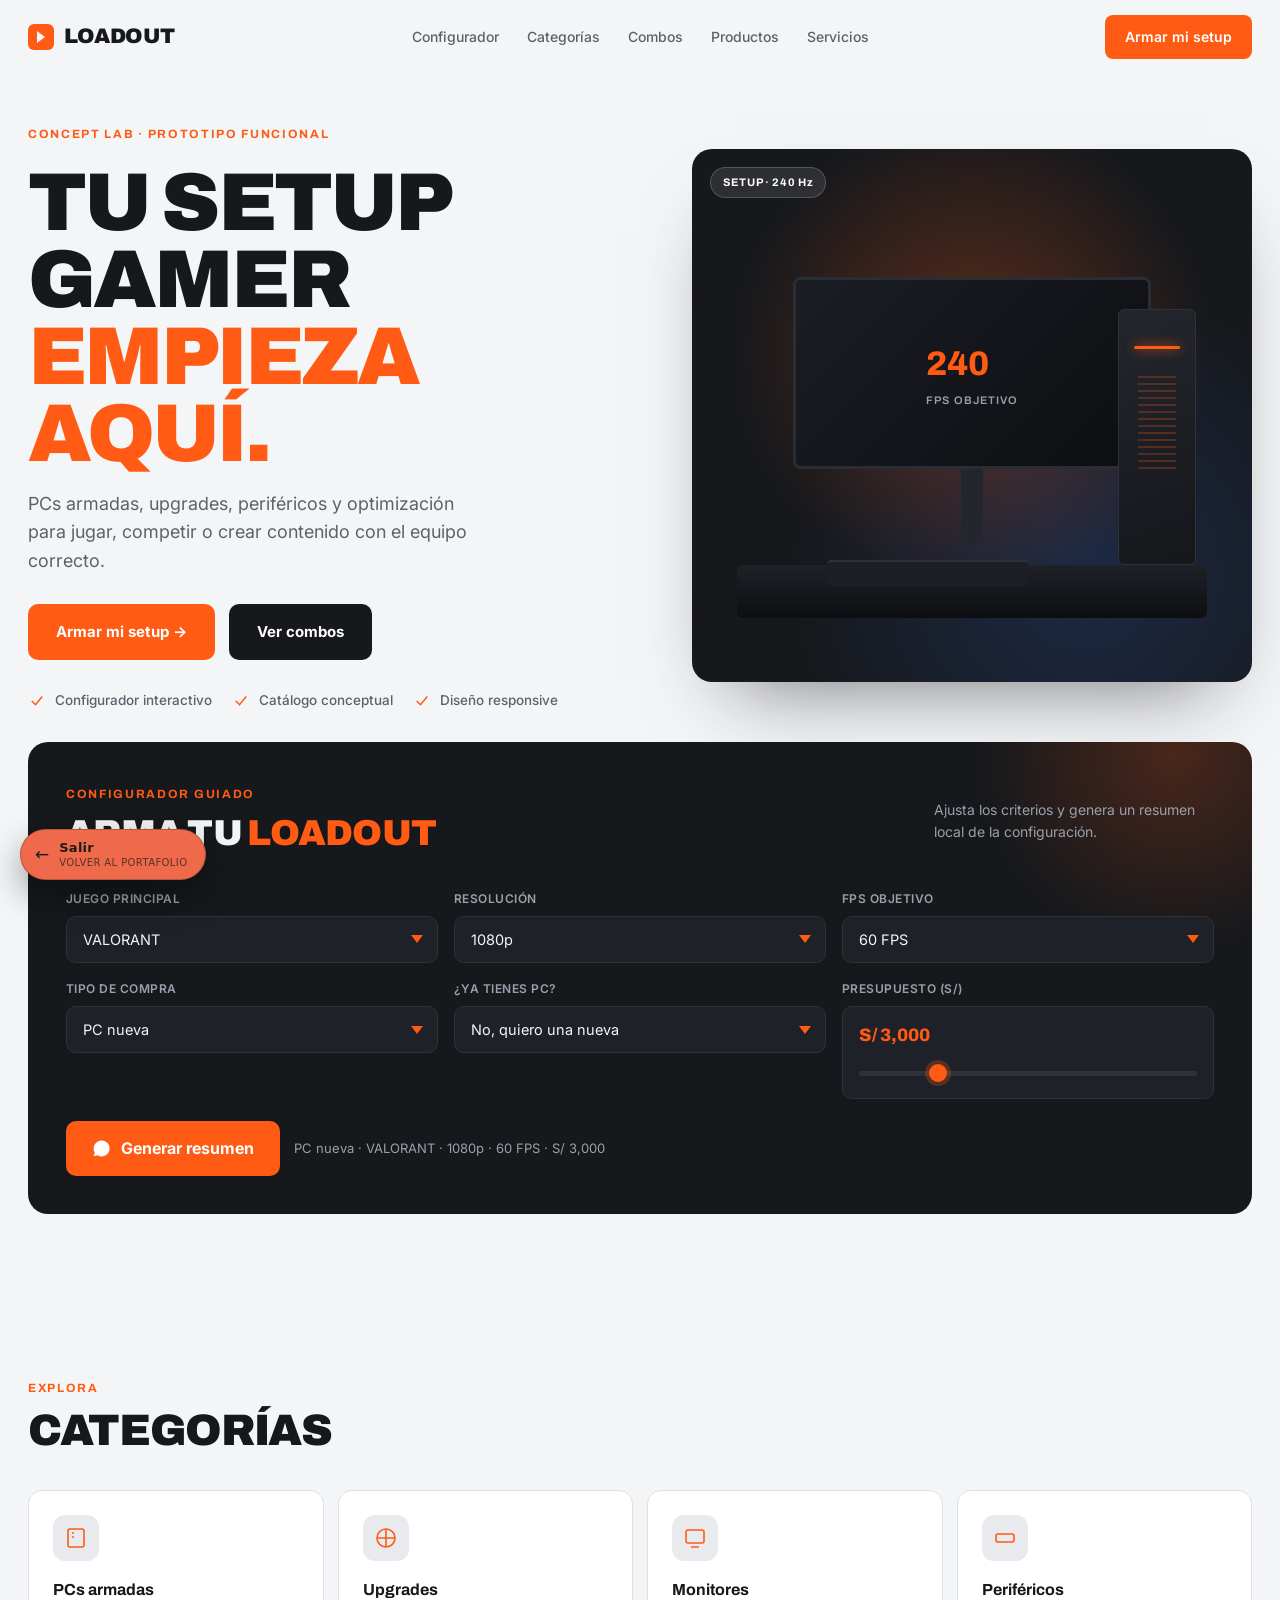
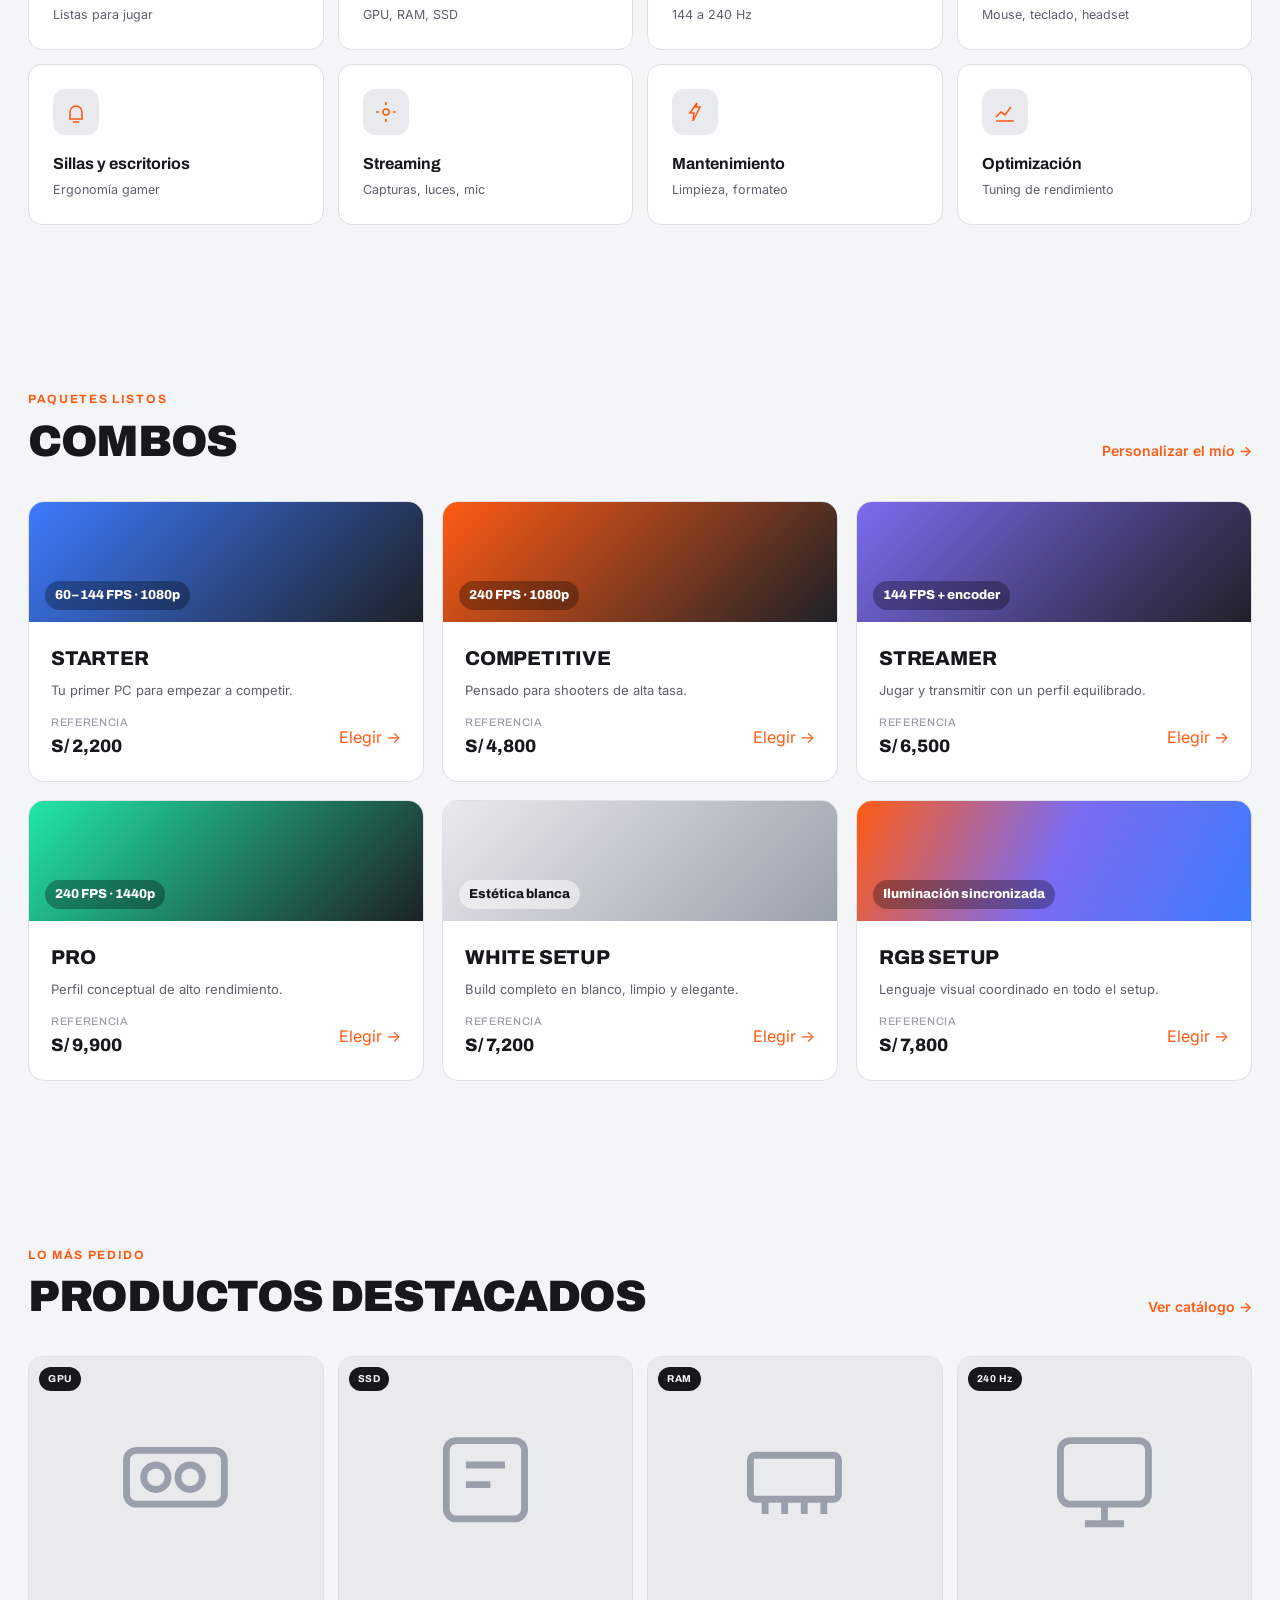
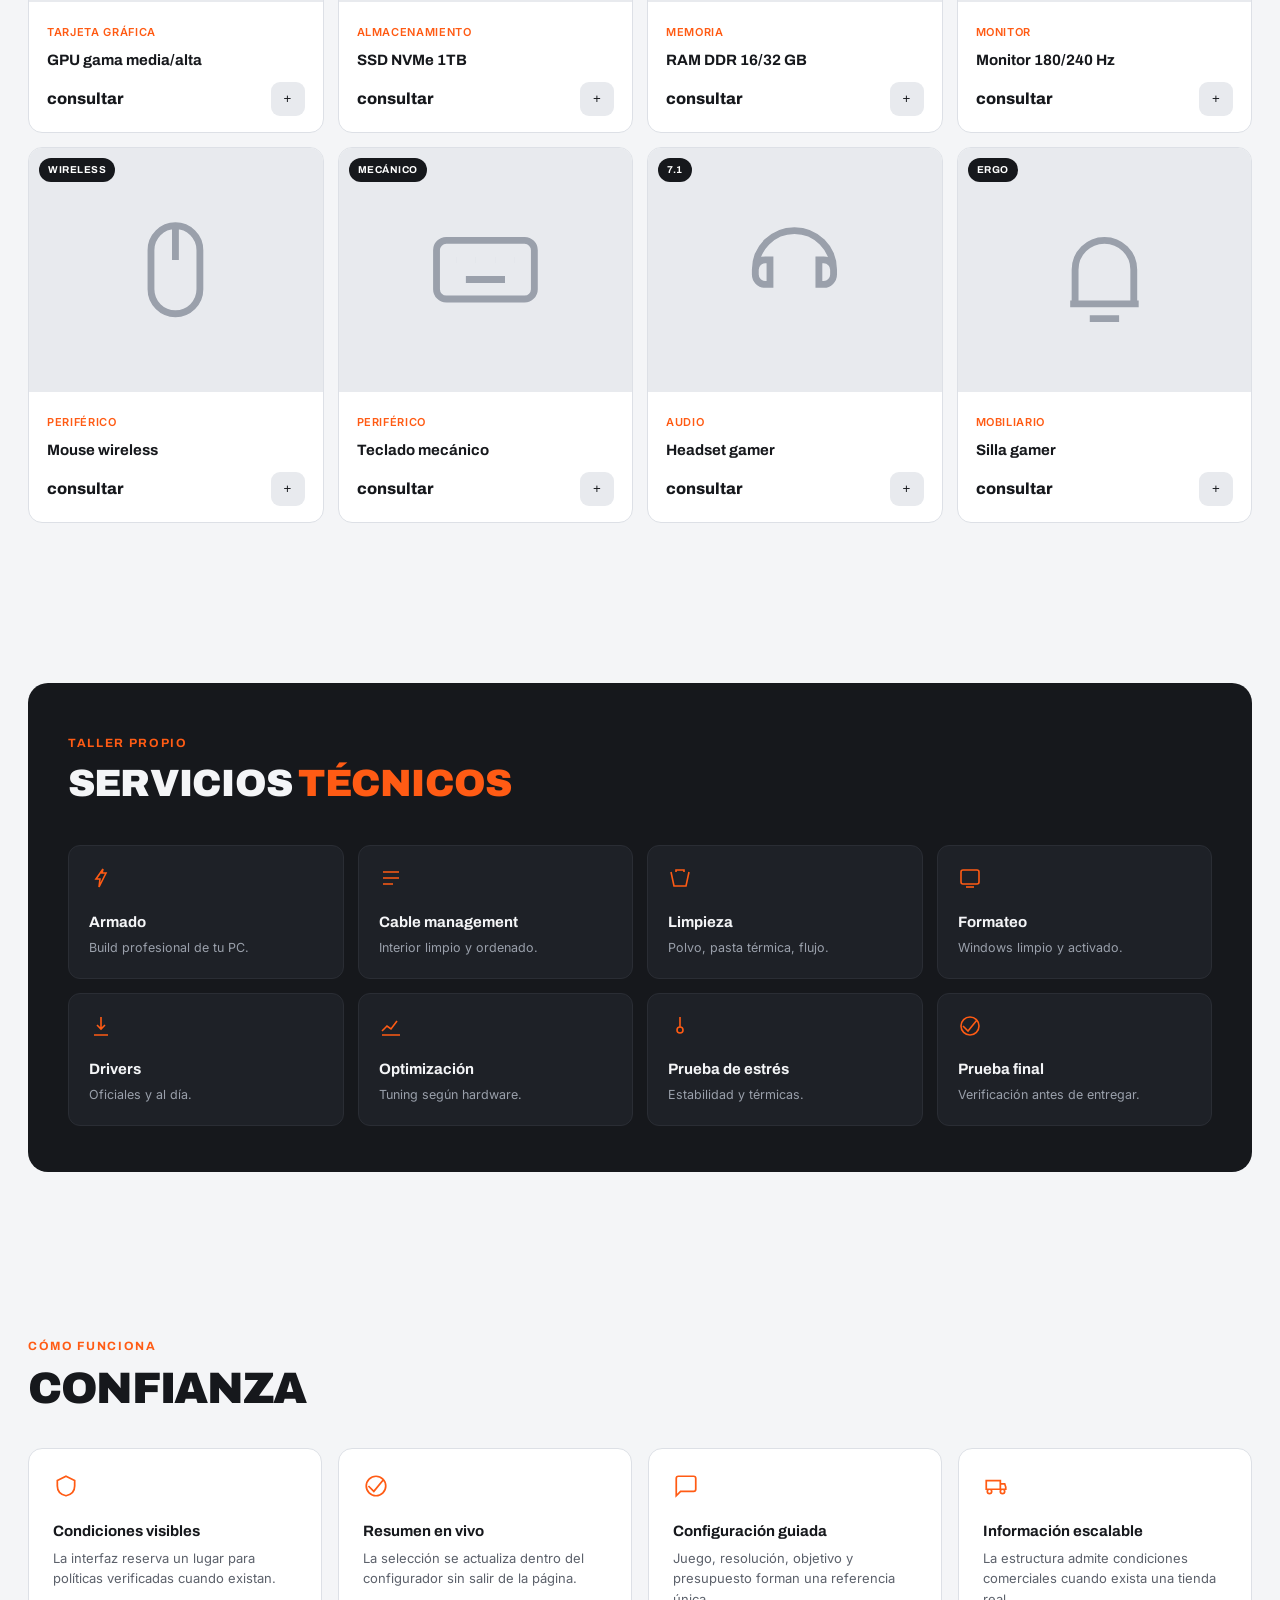
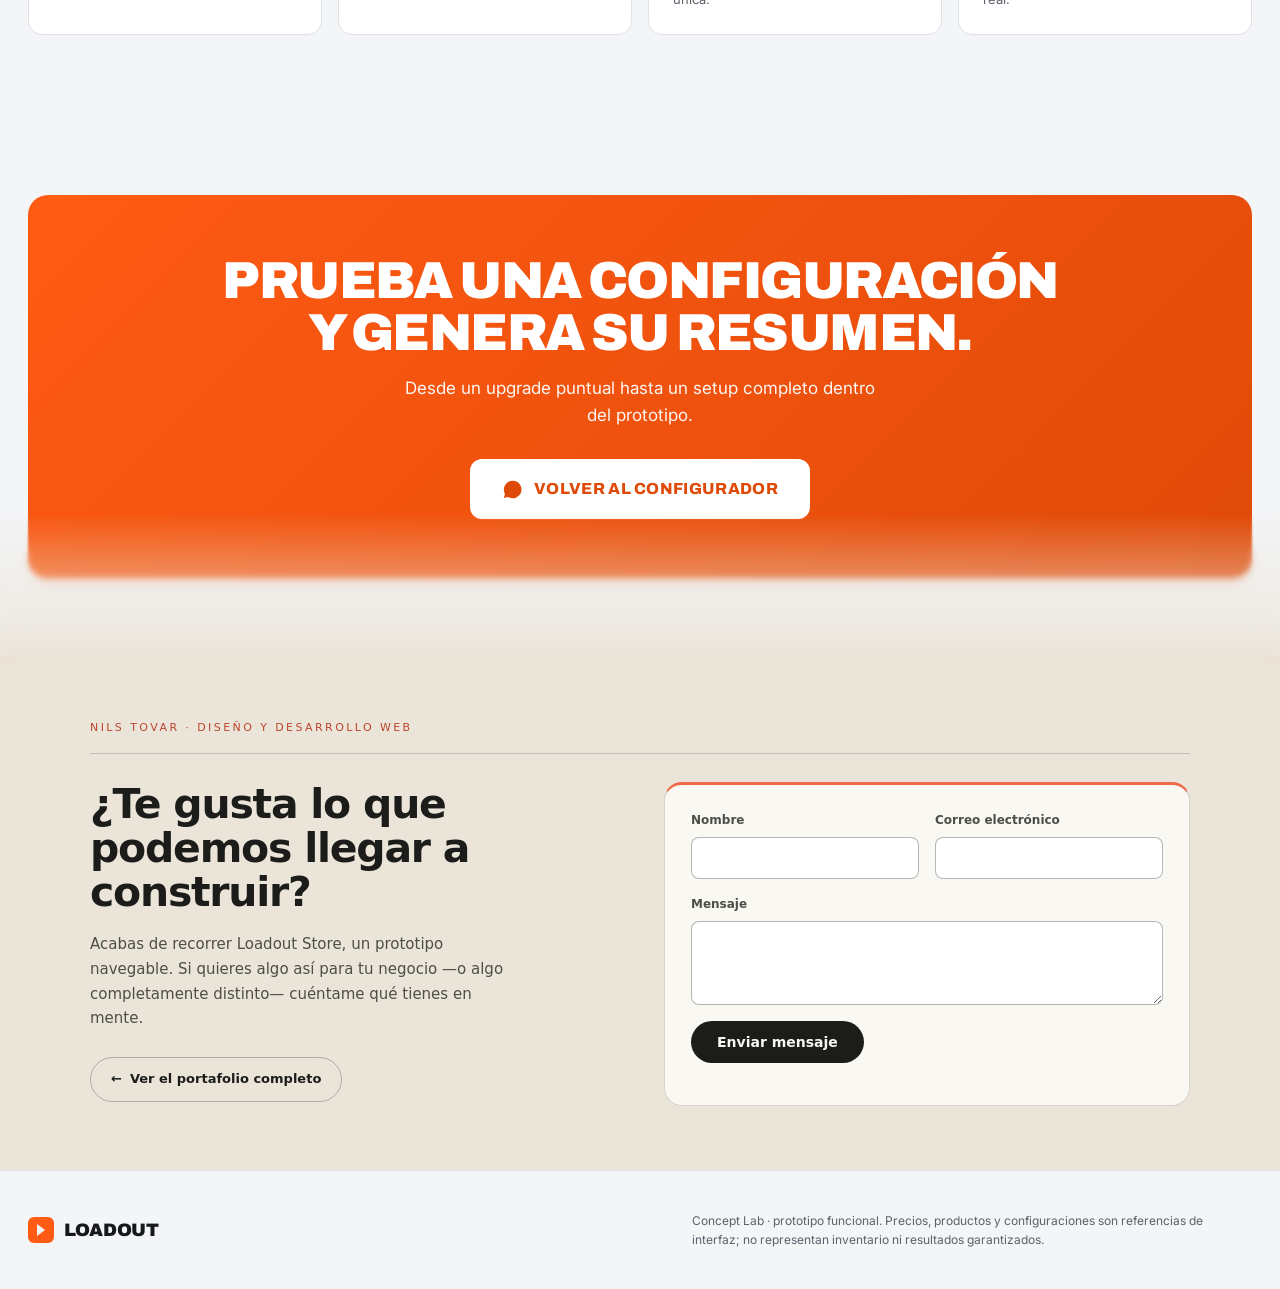
<file: lab/loadout-store/index.html>
<!DOCTYPE html>
<html lang="es">
<head>
<meta charset="UTF-8">
<meta name="viewport" content="width=device-width, initial-scale=1.0">
<link rel="icon" href="../../assets/favicon.svg" type="image/svg+xml">
<title>Loadout Store — Tu setup gamer empieza aquí</title>
<link rel="preconnect" href="https://fonts.googleapis.com">
<link rel="preconnect" href="https://fonts.gstatic.com" crossorigin>
<link href="https://fonts.googleapis.com/css2?family=Archivo:wght@500;600;700;800;900&family=Inter:wght@400;500;600&display=swap" rel="stylesheet">
<style>
  :root{
    --char:#16181C;
    --char-2:#1E2127;
    --smoke:#F4F5F7;
    --smoke-2:#E8EAEE;
    --paper:#FFFFFF;
    --ink:#16181C;
    --gray:#5C616B;
    --gray-light:#9AA0AB;
    --line:#DDE0E6;
    --orange:#FF5B14;
    --orange-deep:#E04A08;
    --orange-soft:#FFE3D6;
    --disp:'Archivo',sans-serif;
    --body:'Inter',sans-serif;
  }
  *{margin:0;padding:0;box-sizing:border-box}
  html{scroll-behavior:smooth}
  body{background:var(--smoke);color:var(--ink);font-family:var(--body);line-height:1.6;overflow-x:hidden;-webkit-font-smoothing:antialiased}
  ::selection{background:var(--orange);color:#fff}
  a{color:inherit;text-decoration:none}
  .wrap{max-width:1280px;margin:0 auto;padding:0 28px}
  .kick{font-family:var(--disp);font-size:12px;font-weight:700;letter-spacing:.14em;text-transform:uppercase;color:var(--orange)}

  header{position:fixed;top:0;left:0;right:0;z-index:60;transition:.3s}
  header.scrolled{background:rgba(244,245,247,.9);backdrop-filter:blur(14px);box-shadow:0 1px 0 var(--line)}
  .nav{display:flex;align-items:center;justify-content:space-between;height:74px}
  .logo{display:flex;align-items:center;gap:10px;font-family:var(--disp);font-weight:900;font-size:21px;letter-spacing:-.02em;text-transform:uppercase}
  .logo .sq{width:26px;height:26px;background:var(--orange);border-radius:6px;position:relative}
  .logo .sq::after{content:"";position:absolute;inset:7px 9px;background:var(--smoke);clip-path:polygon(0 0,100% 50%,0 100%)}
  .nav-links{display:flex;gap:28px;font-size:14px;font-weight:500;color:var(--gray)}
  .nav-links a:hover{color:var(--ink)}
  .nav-cta{background:var(--orange);color:#fff;padding:11px 20px;border-radius:8px;font-weight:600;font-size:14px;transition:.25s}
  .nav-cta:hover{background:var(--orange-deep);transform:translateY(-1px)}
  .burger{display:none;flex-direction:column;gap:5px;cursor:pointer}
  .burger span{width:24px;height:2px;background:var(--ink)}

  /* hero */
  .hero{padding:120px 0 60px}
  .hero-grid{display:grid;grid-template-columns:1.05fr .95fr;gap:46px;align-items:center}
  .hero h1{font-family:var(--disp);font-weight:900;font-size:clamp(44px,6.4vw,84px);line-height:.94;letter-spacing:-.035em;margin:18px 0 18px;text-transform:uppercase}
  .hero h1 .o{color:var(--orange)}
  .hero p.lead{font-size:18px;color:var(--gray);max-width:460px;margin-bottom:28px}
  .hero-cta{display:flex;gap:14px;flex-wrap:wrap}
  .btn{padding:16px 28px;border-radius:10px;font-weight:700;font-size:15px;transition:.25s;display:inline-flex;align-items:center;gap:9px;cursor:pointer;border:none;font-family:var(--body)}
  .btn-primary{background:var(--orange);color:#fff}
  .btn-primary:hover{background:var(--orange-deep);transform:translateY(-2px);box-shadow:0 16px 34px -14px rgba(255,91,20,.6)}
  .btn-dark{background:var(--ink);color:#fff}
  .btn-dark:hover{transform:translateY(-2px)}
  .hero-badges{display:flex;gap:20px;margin-top:30px;flex-wrap:wrap}
  .hbadge{display:flex;align-items:center;gap:9px;font-size:13.5px;color:var(--gray);font-weight:500}
  .hbadge svg{width:18px;height:18px;color:var(--orange)}

  /* setup mockup */
  .setup{position:relative;aspect-ratio:1.05;background:var(--char);border-radius:20px;overflow:hidden;box-shadow:0 40px 80px -40px rgba(22,24,28,.6)}
  .setup .ambient{position:absolute;inset:0;background:radial-gradient(circle at 50% 38%,rgba(255,91,20,.3),transparent 55%),radial-gradient(circle at 70% 80%,rgba(61,123,255,.18),transparent 50%)}
  .setup .desk{position:absolute;left:8%;right:8%;bottom:12%;height:10%;background:linear-gradient(var(--char-2),#0d0e11);border-radius:6px}
  .setup .monitor{position:absolute;left:18%;right:18%;top:24%;height:36%;background:#0a0b0d;border:3px solid #2a2d34;border-radius:8px;overflow:hidden}
  .setup .monitor .screen{position:absolute;inset:0;background:linear-gradient(135deg,#1a1d24,#0d0e11);display:flex;align-items:center;justify-content:center}
  .setup .monitor .fps{font-family:var(--disp);font-weight:800;color:var(--orange);font-size:clamp(20px,3vw,34px)}
  .setup .monitor .fps small{display:block;font-size:11px;color:var(--gray-light);letter-spacing:.1em;font-weight:600}
  .setup .stand{position:absolute;left:48%;top:60%;width:4%;height:14%;background:#23262d}
  .setup .pc{position:absolute;right:10%;top:30%;width:14%;height:48%;background:linear-gradient(160deg,#23262d,#15171b);border-radius:6px;border:1px solid #2e323a}
  .setup .pc::before{content:"";position:absolute;left:50%;top:14%;transform:translateX(-50%);width:60%;height:3px;background:var(--orange);box-shadow:0 0 12px var(--orange);border-radius:2px}
  .setup .pc::after{content:"";position:absolute;left:25%;top:24%;width:50%;height:40%;background:repeating-linear-gradient(transparent 0 5px,rgba(255,91,20,.25) 5px 7px);border-radius:3px}
  .setup .kb{position:absolute;left:24%;width:36%;bottom:18%;height:5%;background:#1c1f25;border-radius:4px;border-top:2px solid #2e323a}
  .setup .badge{position:absolute;top:18px;left:18px;background:rgba(255,255,255,.1);backdrop-filter:blur(6px);border:1px solid rgba(255,255,255,.18);color:#fff;font-family:var(--disp);font-weight:700;font-size:11px;padding:6px 12px;border-radius:30px;letter-spacing:.06em}

  /* configurator (signature) */
  .config{background:var(--ink);color:var(--smoke);border-radius:20px;padding:38px;position:relative;overflow:hidden;margin-top:-30px}
  .config .glow{position:absolute;top:-40%;right:-10%;width:400px;height:400px;background:radial-gradient(circle,rgba(255,91,20,.22),transparent 70%)}
  .config .ch{position:relative;z-index:2;display:flex;align-items:center;justify-content:space-between;flex-wrap:wrap;gap:14px;margin-bottom:26px}
  .config .ch h2{font-family:var(--disp);font-weight:900;font-size:clamp(24px,3vw,36px);text-transform:uppercase;letter-spacing:-.02em}
  .config .ch h2 .o{color:var(--orange)}
  .config .ch p{color:var(--gray-light);font-size:14px;max-width:280px}
  .cfields{position:relative;z-index:2;display:grid;grid-template-columns:repeat(3,1fr);gap:16px}
  .field label{display:block;font-size:12px;font-weight:600;color:var(--gray-light);margin-bottom:8px;letter-spacing:.04em;text-transform:uppercase}
  .field select,.field input[type=range]{width:100%}
  .field select{appearance:none;background:var(--char-2);border:1px solid #2e323a;color:var(--smoke);padding:14px 16px;border-radius:10px;font-family:var(--body);font-size:14.5px;cursor:pointer;
    background-image:url("data:image/svg+xml,%3Csvg xmlns='http://www.w3.org/2000/svg' width='12' height='8' viewBox='0 0 12 8'%3E%3Cpath fill='%23FF5B14' d='M6 8 0 0h12z'/%3E%3C/svg%3E");background-repeat:no-repeat;background-position:right 14px center}
  .field select:focus{outline:none;border-color:var(--orange)}
  .field option{background:var(--char)}
  .field .rangewrap{background:var(--char-2);border:1px solid #2e323a;border-radius:10px;padding:14px 16px}
  .field .rangewrap .rv{font-family:var(--disp);font-weight:800;font-size:18px;color:var(--orange);margin-bottom:8px}
  input[type=range]{-webkit-appearance:none;height:5px;border-radius:5px;background:#2e323a}
  input[type=range]::-webkit-slider-thumb{-webkit-appearance:none;width:18px;height:18px;border-radius:50%;background:var(--orange);cursor:pointer;box-shadow:0 0 0 4px rgba(255,91,20,.25)}
  .config .cgo{position:relative;z-index:2;margin-top:22px;display:flex;gap:14px;align-items:center;flex-wrap:wrap}
  .config .wa-cfg{display:inline-flex;align-items:center;gap:10px;background:var(--orange);color:#fff;padding:15px 26px;border:0;border-radius:10px;font:inherit;font-weight:700;cursor:pointer;transition:.25s}
  .config .wa-cfg:hover{background:var(--orange-deep);transform:translateY(-2px)}
  .config .wa-cfg svg{width:19px;height:19px}
  .config .summary{font-size:13px;color:var(--gray-light)}
  @media(max-width:880px){.cfields{grid-template-columns:1fr}}

  /* sections */
  section{padding:80px 0}
  .sec-head{margin-bottom:38px;display:flex;justify-content:space-between;align-items:flex-end;flex-wrap:wrap;gap:14px}
  .sec-head h2{font-family:var(--disp);font-weight:900;font-size:clamp(26px,3.6vw,44px);text-transform:uppercase;letter-spacing:-.03em;margin-top:8px;line-height:1}
  .sec-head .link{font-size:14px;font-weight:600;color:var(--orange);display:inline-flex;align-items:center;gap:6px}

  /* categories */
  .cats{display:grid;grid-template-columns:repeat(4,1fr);gap:14px}
  .cat{background:var(--paper);border:1px solid var(--line);border-radius:14px;padding:24px;cursor:pointer;transition:.3s;position:relative;overflow:hidden}
  .cat:hover{transform:translateY(-4px);box-shadow:0 22px 44px -26px rgba(22,24,28,.25);border-color:var(--orange)}
  .cat .ci{width:46px;height:46px;border-radius:12px;background:var(--smoke-2);display:flex;align-items:center;justify-content:center;color:var(--orange);margin-bottom:16px;transition:.3s}
  .cat:hover .ci{background:var(--orange);color:#fff}
  .cat .ci svg{width:24px;height:24px}
  .cat h3{font-family:var(--disp);font-weight:700;font-size:16px}
  .cat p{font-size:12.5px;color:var(--gray);margin-top:3px}
  @media(max-width:880px){.cats{grid-template-columns:1fr 1fr}}

  /* combos */
  .combos{display:grid;grid-template-columns:repeat(3,1fr);gap:18px}
  .combo{background:var(--paper);border:1px solid var(--line);border-radius:16px;overflow:hidden;transition:.3s}
  .combo:hover{transform:translateY(-5px);box-shadow:0 26px 52px -30px rgba(22,24,28,.3)}
  .combo .top{height:120px;position:relative;overflow:hidden}
  .combo .top.starter{background:linear-gradient(135deg,#3D7BFF,#1E2127)}
  .combo .top.competitive{background:linear-gradient(135deg,#FF5B14,#1E2127)}
  .combo .top.streamer{background:linear-gradient(135deg,#7C6CF0,#1E2127)}
  .combo .top.pro{background:linear-gradient(135deg,#21E6A8,#1E2127)}
  .combo .top.white{background:linear-gradient(135deg,#E8EAEE,#9AA0AB)}
  .combo .top.rgb{background:linear-gradient(115deg,#FF5B14,#7C6CF0,#3D7BFF)}
  .combo .top .fps{position:absolute;bottom:12px;left:16px;font-family:var(--disp);font-weight:800;color:#fff;font-size:13px;background:rgba(0,0,0,.3);padding:4px 10px;border-radius:20px;backdrop-filter:blur(4px)}
  .combo .top.white .fps{color:var(--ink);background:rgba(255,255,255,.5)}
  .combo .info{padding:20px 22px}
  .combo .info h3{font-family:var(--disp);font-weight:800;font-size:20px;text-transform:uppercase;letter-spacing:-.01em}
  .combo .info p{font-size:13px;color:var(--gray);margin:6px 0 14px}
  .combo .info .row{display:flex;justify-content:space-between;align-items:center}
  .combo .info .from{font-family:var(--disp);font-weight:800;font-size:18px}
  .combo .info .from span{font-size:11px;color:var(--gray-light);font-weight:500;display:block;text-transform:uppercase;letter-spacing:.06em}
.combo .info .pick{font-size:13px;font-weight:600;color:var(--orange)}
  .combo .info button.pick{border:0;background:none;padding:0;font:inherit;cursor:pointer}
  @media(max-width:880px){.combos{grid-template-columns:1fr}}

  /* products */
  .prods{display:grid;grid-template-columns:repeat(4,1fr);gap:14px}
  .prod{background:var(--paper);border:1px solid var(--line);border-radius:14px;overflow:hidden;transition:.3s}
  .prod:hover{transform:translateY(-4px);box-shadow:0 20px 42px -26px rgba(22,24,28,.25)}
  .prod .img{aspect-ratio:1.2;background:var(--smoke-2);position:relative;display:flex;align-items:center;justify-content:center}
  .prod .img svg{width:48%;height:48%;color:var(--gray-light)}
  .prod .img .tag{position:absolute;top:10px;left:10px;background:var(--ink);color:#fff;font-family:var(--disp);font-weight:700;font-size:10px;padding:4px 9px;border-radius:20px;letter-spacing:.05em}
  .prod .pinfo{padding:16px 18px}
  .prod .pinfo .cat-l{font-size:11px;color:var(--orange);font-weight:600;letter-spacing:.06em;text-transform:uppercase}
  .prod .pinfo h3{font-family:var(--disp);font-weight:700;font-size:15px;margin:4px 0 10px}
  .prod .pinfo .b{display:flex;justify-content:space-between;align-items:center}
  .prod .pinfo .pr{font-family:var(--disp);font-weight:800;font-size:16px}
  .prod .pinfo .add{width:34px;height:34px;border-radius:9px;background:var(--smoke-2);color:var(--ink);display:flex;align-items:center;justify-content:center;transition:.25s;border:none;cursor:pointer}
  .prod .pinfo .add:hover{background:var(--orange);color:#fff}
  @media(max-width:880px){.prods{grid-template-columns:1fr 1fr}}

  /* services */
  .servs{background:var(--char);border-radius:20px;padding:46px 40px;color:var(--smoke)}
  .servs .sh{margin-bottom:30px}
  .servs .sh h2{font-family:var(--disp);font-weight:900;font-size:clamp(24px,3vw,38px);text-transform:uppercase;letter-spacing:-.02em}
  .servs .sh h2 .o{color:var(--orange)}
  .servs .sgrid{display:grid;grid-template-columns:repeat(4,1fr);gap:14px}
  .svc{background:var(--char-2);border:1px solid #2a2d34;border-radius:12px;padding:20px;transition:.3s}
  .svc:hover{border-color:var(--orange);transform:translateY(-3px)}
  .svc svg{width:24px;height:24px;color:var(--orange);margin-bottom:12px}
  .svc h3{font-family:var(--disp);font-weight:700;font-size:15px}
  .svc p{font-size:12.5px;color:var(--gray-light);margin-top:4px}
  @media(max-width:880px){.servs .sgrid{grid-template-columns:1fr 1fr}}

  /* trust */
  .trust{display:grid;grid-template-columns:repeat(4,1fr);gap:16px}
  .tc{background:var(--paper);border:1px solid var(--line);border-radius:14px;padding:24px}
  .tc svg{width:26px;height:26px;color:var(--orange);margin-bottom:12px}
  .tc h3{font-family:var(--disp);font-weight:700;font-size:15px;margin-bottom:5px}
  .tc p{font-size:13px;color:var(--gray)}
  @media(max-width:880px){.trust{grid-template-columns:1fr 1fr}}

  /* final cta */
  .fcta{background:linear-gradient(135deg,var(--orange),var(--orange-deep));border-radius:20px;padding:60px 50px;text-align:center;color:#fff;position:relative;overflow:hidden}
  .fcta h2{font-family:var(--disp);font-weight:900;font-size:clamp(28px,4.4vw,52px);text-transform:uppercase;letter-spacing:-.03em;line-height:1}
  .fcta p{font-size:17px;margin:16px auto 30px;max-width:480px;opacity:.95}
  .fcta .wa{display:inline-flex;align-items:center;gap:11px;background:#fff;color:var(--orange-deep);padding:17px 32px;border-radius:12px;font-weight:800;font-size:16px;transition:.25s;font-family:var(--disp);text-transform:uppercase;letter-spacing:.02em}
  .fcta .wa:hover{transform:translateY(-3px);box-shadow:0 20px 44px -18px rgba(0,0,0,.4)}
  .fcta .wa svg{width:21px;height:21px}

  footer{padding:40px 0;border-top:1px solid var(--line)}
  footer .wrap{display:flex;justify-content:space-between;align-items:center;flex-wrap:wrap;gap:14px}
  footer .fnote{font-size:12px;color:var(--gray);max-width:560px;line-height:1.6}

  @media(max-width:880px){
    .hero-grid{grid-template-columns:1fr;gap:40px}
    .config{margin-top:30px}
    .nav-links,.nav-cta{display:none}.burger{display:flex}
  }
  @media(prefers-reduced-motion:reduce){*{animation:none!important;transition:none!important}}
  .burger{border:0;padding:6px;background:transparent;color:inherit;font:inherit}
  @media(max-width:960px){.nav{position:relative}.nav-links.is-open{position:absolute;top:calc(100% - 2px);right:0;left:0;z-index:5;display:flex;align-items:stretch;flex-direction:column;gap:0;padding:10px;background:var(--lab-menu-bg);border:1px solid rgba(127,127,127,.35);border-radius:8px;box-shadow:0 18px 40px rgba(0,0,0,.22)}.nav-links.is-open a{width:100%;padding:11px 10px}}
</style>
</head>
<body>
<!-- Salida del simulador: siempre visible, vuelve al portafolio -->
<a class="pf-exit" href="../../index.html#lab" aria-label="Salir del simulador y volver al portafolio de Nils Tovar">
  <span class="pf-exit__arrow" aria-hidden="true">&#8592;</span>
  <span class="pf-exit__text">
    <strong>Salir</strong>
    <small>Volver al portafolio</small>
  </span>
</a>
<style>
  .pf-exit{
    position:fixed;left:20px;bottom:20px;z-index:99999;
    display:inline-flex;align-items:center;gap:10px;
    padding:11px 18px 11px 14px;border-radius:999px;
    background:#ee6a4b;color:#1c1d1a;border:1px solid rgba(28,29,26,.28);
    font-family:"Segoe UI",system-ui,-apple-system,Helvetica,Arial,sans-serif;
    text-decoration:none;box-shadow:0 14px 34px rgba(0,0,0,.38);
    transition:transform .22s cubic-bezier(.22,1,.36,1),background-color .22s ease,color .22s ease;
  }
  .pf-exit:hover,.pf-exit:focus-visible{background:#faf8f2;transform:translateY(-2px)}
  .pf-exit:focus-visible{outline:3px solid #fff;outline-offset:3px}
  .pf-exit__arrow{font-size:17px;line-height:1}
  .pf-exit__text{display:grid;gap:1px;text-align:left}
  .pf-exit__text strong{font-size:13px;font-weight:700;line-height:1.15;letter-spacing:.02em}
  .pf-exit__text small{font-size:10px;line-height:1.15;opacity:.72;letter-spacing:.04em;text-transform:uppercase}
  @media (max-width:620px){
    .pf-exit{left:14px;bottom:14px;padding:10px 15px 10px 12px}
    .pf-exit__text small{display:none}
  }
  @media print{.pf-exit{display:none}}
  .pf-embedded .pf-exit{display:none}
</style>
<script>
  // Dentro del visor del portafolio el prototipo no muestra su propia salida
  // y los enlaces de regreso abren la ventana completa.
  var pfEmbedded = window.self !== window.top;
  if (pfEmbedded) {
    document.documentElement.classList.add("pf-embedded");
    document.addEventListener("DOMContentLoaded", function () {
      document.querySelectorAll('a[href^="../../"]').forEach(function (link) {
        link.target = "_top";
      });
    });
  }

  // Escape también sale del prototipo.
  document.addEventListener("keydown", function (event) {
    if (pfEmbedded || event.key !== "Escape") return;
    var exit = document.querySelector(".pf-exit");
    if (exit) window.location.href = exit.getAttribute("href");
  });
</script>


<header id="hdr">
  <div class="wrap nav">
    <a href="#" class="logo"><span class="sq"></span>Loadout</a>
    <nav class="nav-links" id="labMenu">
      <a href="#configurador">Configurador</a>
      <a href="#categorias">Categorías</a>
      <a href="#combos">Combos</a>
      <a href="#productos">Productos</a>
      <a href="#servicios">Servicios</a>
    </nav>
    <a href="#configurador" class="nav-cta">Armar mi setup</a>
    <button class="burger" type="button" aria-controls="labMenu" aria-expanded="false" aria-label="Abrir navegación"><span></span><span></span><span></span></button>
  </div>
</header>

<!-- HERO -->
<section class="hero">
  <div class="wrap">
    <div class="hero-grid">
      <div>
        <span class="kick">Concept Lab · prototipo funcional</span>
        <h1>Tu setup gamer<br><span class="o">empieza aquí.</span></h1>
        <p class="lead">PCs armadas, upgrades, periféricos y optimización para jugar, competir o crear contenido con el equipo correcto.</p>
        <div class="hero-cta">
          <a href="#configurador" class="btn btn-primary">Armar mi setup →</a>
          <a href="#combos" class="btn btn-dark">Ver combos</a>
        </div>
        <div class="hero-badges">
          <span class="hbadge"><svg viewBox="0 0 24 24" fill="none" stroke="currentColor" stroke-width="2"><path d="M5 12l5 5 9-11"/></svg>Configurador interactivo</span>
          <span class="hbadge"><svg viewBox="0 0 24 24" fill="none" stroke="currentColor" stroke-width="2"><path d="M5 12l5 5 9-11"/></svg>Catálogo conceptual</span>
          <span class="hbadge"><svg viewBox="0 0 24 24" fill="none" stroke="currentColor" stroke-width="2"><path d="M5 12l5 5 9-11"/></svg>Diseño responsive</span>
        </div>
      </div>
      <div class="setup">
        <div class="ambient"></div>
        <span class="badge">SETUP · 240 Hz</span>
        <div class="monitor"><div class="screen"><div class="fps">240<small>FPS OBJETIVO</small></div></div></div>
        <div class="stand"></div>
        <div class="pc"></div>
        <div class="desk"></div>
        <div class="kb"></div>
      </div>
    </div>
  </div>
</section>

<!-- CONFIGURATOR -->
<section id="configurador" style="padding-top:0">
  <div class="wrap">
    <div class="config">
      <div class="glow"></div>
      <div class="ch">
        <div>
          <span class="kick">Configurador guiado</span>
          <h2>Arma tu <span class="o">loadout</span></h2>
        </div>
        <p>Ajusta los criterios y genera un resumen local de la configuración.</p>
      </div>
      <div class="cfields">
        <div class="field"><label for="f-game">Juego principal</label>
          <select id="f-game"><option>VALORANT</option><option>Fortnite</option><option>Warzone</option><option>CS2</option><option>Apex Legends</option><option>League of Legends</option><option>GTA RP</option><option>Minecraft</option></select>
        </div>
        <div class="field"><label for="f-res">Resolución</label>
          <select id="f-res"><option>1080p</option><option>1440p</option><option>4K</option></select>
        </div>
        <div class="field"><label for="f-fps">FPS objetivo</label>
          <select id="f-fps"><option>60 FPS</option><option>144 FPS</option><option>180 FPS</option><option>240 FPS+</option></select>
        </div>
        <div class="field"><label for="f-type">Tipo de compra</label>
          <select id="f-type"><option>PC nueva</option><option>Upgrade</option><option>Periféricos</option><option>Optimización</option></select>
        </div>
        <div class="field"><label for="f-have">¿Ya tienes PC?</label>
          <select id="f-have"><option>No, quiero una nueva</option><option>Sí, quiero mejorarla</option></select>
        </div>
        <div class="field"><label for="f-bud">Presupuesto (S/)</label>
          <div class="rangewrap"><div class="rv" id="f-budval">S/ 3,000</div><input type="range" id="f-bud" min="500" max="12000" step="250" value="3000"></div>
        </div>
      </div>
      <div class="cgo">
        <button type="button" class="wa-cfg" id="cfgWa">
          <svg viewBox="0 0 24 24" fill="currentColor"><path d="M17.5 14.4c-.3-.2-1.7-.8-2-.9-.3-.1-.5-.2-.6.2-.2.3-.7.8-.8 1-.2.2-.3.2-.6.1-.3-.2-1.2-.5-2.3-1.4-.9-.8-1.4-1.7-1.6-2-.2-.3 0-.5.1-.6l.5-.5c.1-.2.2-.3.3-.5 0-.2 0-.4 0-.5-.1-.2-.6-1.5-.9-2-.2-.5-.4-.4-.6-.4h-.5c-.2 0-.5.1-.7.3-.2.3-.9.9-.9 2.2s.9 2.5 1 2.7c.2.2 1.8 2.8 4.4 3.9 1.6.7 2.2.7 3 .6.5 0 1.5-.6 1.7-1.2.2-.6.2-1.1.2-1.2-.1-.1-.3-.2-.6-.3zM12 2a10 10 0 0 0-8.6 15l-1.3 4.8 4.9-1.3A10 10 0 1 0 12 2z"/></svg>
          <span>Generar resumen</span>
        </button>
        <span class="summary" id="cfgSum" aria-live="polite">Configuración demostrativa lista</span>
      </div>
    </div>
  </div>
</section>

<!-- CATEGORIES -->
<section id="categorias">
  <div class="wrap">
    <div class="sec-head"><div><span class="kick">Explora</span><h2>Categorías</h2></div></div>
    <div class="cats">
      <div class="cat"><div class="ci"><svg viewBox="0 0 24 24" fill="none" stroke="currentColor" stroke-width="1.6"><rect x="4" y="3" width="16" height="18" rx="2"/><path d="M8 7h2M8 11h2"/></svg></div><h3>PCs armadas</h3><p>Listas para jugar</p></div>
      <div class="cat"><div class="ci"><svg viewBox="0 0 24 24" fill="none" stroke="currentColor" stroke-width="1.6"><path d="M12 3v18M3 12h18"/><circle cx="12" cy="12" r="9"/></svg></div><h3>Upgrades</h3><p>GPU, RAM, SSD</p></div>
      <div class="cat"><div class="ci"><svg viewBox="0 0 24 24" fill="none" stroke="currentColor" stroke-width="1.6"><rect x="3" y="4" width="18" height="13" rx="2"/><path d="M8 21h8"/></svg></div><h3>Monitores</h3><p>144 a 240 Hz</p></div>
      <div class="cat"><div class="ci"><svg viewBox="0 0 24 24" fill="none" stroke="currentColor" stroke-width="1.6"><rect x="3" y="8" width="18" height="8" rx="2"/><path d="M7 12h.01M11 12h.01M15 12h.01"/></svg></div><h3>Periféricos</h3><p>Mouse, teclado, headset</p></div>
      <div class="cat"><div class="ci"><svg viewBox="0 0 24 24" fill="none" stroke="currentColor" stroke-width="1.6"><path d="M6 19v-7a6 6 0 0 1 12 0v7M5 19h14M9 22h6"/></svg></div><h3>Sillas y escritorios</h3><p>Ergonomía gamer</p></div>
      <div class="cat"><div class="ci"><svg viewBox="0 0 24 24" fill="none" stroke="currentColor" stroke-width="1.6"><circle cx="12" cy="12" r="3"/><path d="M12 2v3M12 19v3M2 12h3M19 12h3"/></svg></div><h3>Streaming</h3><p>Capturas, luces, mic</p></div>
      <div class="cat"><div class="ci"><svg viewBox="0 0 24 24" fill="none" stroke="currentColor" stroke-width="1.6"><path d="M14 3l-1 4h4l-7 14 1-8H7z"/></svg></div><h3>Mantenimiento</h3><p>Limpieza, formateo</p></div>
      <div class="cat"><div class="ci"><svg viewBox="0 0 24 24" fill="none" stroke="currentColor" stroke-width="1.6"><path d="M3 17l5-5 4 3 6-8M3 21h18"/></svg></div><h3>Optimización</h3><p>Tuning de rendimiento</p></div>
    </div>
  </div>
</section>

<!-- COMBOS -->
<section id="combos">
  <div class="wrap">
    <div class="sec-head"><div><span class="kick">Paquetes listos</span><h2>Combos</h2></div><a href="#configurador" class="link">Personalizar el mío →</a></div>
    <div class="combos">
      <div class="combo"><div class="top starter"><span class="fps">60–144 FPS · 1080p</span></div><div class="info"><h3>Starter</h3><p>Tu primer PC para empezar a competir.</p><div class="row"><div class="from"><span>referencia</span>S/ 2,200</div><button type="button" class="pick" data-name="Starter" data-budget="2250" data-fps="144 FPS" data-res="1080p">Elegir →</button></div></div></div>
      <div class="combo"><div class="top competitive"><span class="fps">240 FPS · 1080p</span></div><div class="info"><h3>Competitive</h3><p>Pensado para shooters de alta tasa.</p><div class="row"><div class="from"><span>referencia</span>S/ 4,800</div><button type="button" class="pick" data-name="Competitive" data-budget="4750" data-fps="240 FPS+" data-res="1080p">Elegir →</button></div></div></div>
      <div class="combo"><div class="top streamer"><span class="fps">144 FPS + encoder</span></div><div class="info"><h3>Streamer</h3><p>Jugar y transmitir con un perfil equilibrado.</p><div class="row"><div class="from"><span>referencia</span>S/ 6,500</div><button type="button" class="pick" data-name="Streamer" data-budget="6500" data-fps="144 FPS" data-res="1440p">Elegir →</button></div></div></div>
      <div class="combo"><div class="top pro"><span class="fps">240 FPS · 1440p</span></div><div class="info"><h3>Pro</h3><p>Perfil conceptual de alto rendimiento.</p><div class="row"><div class="from"><span>referencia</span>S/ 9,900</div><button type="button" class="pick" data-name="Pro" data-budget="10000" data-fps="240 FPS+" data-res="1440p">Elegir →</button></div></div></div>
      <div class="combo"><div class="top white"><span class="fps">Estética blanca</span></div><div class="info"><h3>White Setup</h3><p>Build completo en blanco, limpio y elegante.</p><div class="row"><div class="from"><span>referencia</span>S/ 7,200</div><button type="button" class="pick" data-name="White Setup" data-budget="7250" data-fps="144 FPS" data-res="1440p">Elegir →</button></div></div></div>
      <div class="combo"><div class="top rgb"><span class="fps">Iluminación sincronizada</span></div><div class="info"><h3>RGB Setup</h3><p>Lenguaje visual coordinado en todo el setup.</p><div class="row"><div class="from"><span>referencia</span>S/ 7,800</div><button type="button" class="pick" data-name="RGB Setup" data-budget="7750" data-fps="144 FPS" data-res="1440p">Elegir →</button></div></div></div>
    </div>
  </div>
</section>

<!-- PRODUCTS -->
<section id="productos">
  <div class="wrap">
    <div class="sec-head"><div><span class="kick">Lo más pedido</span><h2>Productos destacados</h2></div><a href="#configurador" class="link">Ver catálogo →</a></div>
    <div class="prods">
      <div class="prod"><div class="img"><span class="tag">GPU</span><svg viewBox="0 0 24 24" fill="none" stroke="currentColor" stroke-width="1.4"><rect x="2" y="6" width="20" height="11" rx="2"/><circle cx="8" cy="11.5" r="2.5"/><circle cx="15" cy="11.5" r="2.5"/></svg></div><div class="pinfo"><span class="cat-l">Tarjeta gráfica</span><h3>GPU gama media/alta</h3><div class="b"><span class="pr">consultar</span><button class="add" aria-label="Cotizar">+</button></div></div></div>
      <div class="prod"><div class="img"><span class="tag">SSD</span><svg viewBox="0 0 24 24" fill="none" stroke="currentColor" stroke-width="1.4"><rect x="4" y="4" width="16" height="16" rx="2"/><path d="M8 9h8M8 13h5"/></svg></div><div class="pinfo"><span class="cat-l">Almacenamiento</span><h3>SSD NVMe 1TB</h3><div class="b"><span class="pr">consultar</span><button class="add" aria-label="Cotizar">+</button></div></div></div>
      <div class="prod"><div class="img"><span class="tag">RAM</span><svg viewBox="0 0 24 24" fill="none" stroke="currentColor" stroke-width="1.4"><rect x="3" y="7" width="18" height="9" rx="1"/><path d="M6 16v3M10 16v3M14 16v3M18 16v3"/></svg></div><div class="pinfo"><span class="cat-l">Memoria</span><h3>RAM DDR 16/32 GB</h3><div class="b"><span class="pr">consultar</span><button class="add" aria-label="Cotizar">+</button></div></div></div>
      <div class="prod"><div class="img"><span class="tag">240 Hz</span><svg viewBox="0 0 24 24" fill="none" stroke="currentColor" stroke-width="1.4"><rect x="3" y="4" width="18" height="13" rx="2"/><path d="M8 21h8M12 17v4"/></svg></div><div class="pinfo"><span class="cat-l">Monitor</span><h3>Monitor 180/240 Hz</h3><div class="b"><span class="pr">consultar</span><button class="add" aria-label="Cotizar">+</button></div></div></div>
      <div class="prod"><div class="img"><span class="tag">WIRELESS</span><svg viewBox="0 0 24 24" fill="none" stroke="currentColor" stroke-width="1.4"><path d="M12 3a5 5 0 0 0-5 5v8a5 5 0 0 0 10 0V8a5 5 0 0 0-5-5ZM12 3v7"/></svg></div><div class="pinfo"><span class="cat-l">Periférico</span><h3>Mouse wireless</h3><div class="b"><span class="pr">consultar</span><button class="add" aria-label="Cotizar">+</button></div></div></div>
      <div class="prod"><div class="img"><span class="tag">MECÁNICO</span><svg viewBox="0 0 24 24" fill="none" stroke="currentColor" stroke-width="1.4"><rect x="2" y="6" width="20" height="12" rx="2"/><path d="M6 10h.01M10 10h.01M14 10h.01M18 10h.01M8 14h8"/></svg></div><div class="pinfo"><span class="cat-l">Periférico</span><h3>Teclado mecánico</h3><div class="b"><span class="pr">consultar</span><button class="add" aria-label="Cotizar">+</button></div></div></div>
      <div class="prod"><div class="img"><span class="tag">7.1</span><svg viewBox="0 0 24 24" fill="none" stroke="currentColor" stroke-width="1.4"><path d="M4 13v-1a8 8 0 0 1 16 0v1M4 13a2 2 0 0 0 2 2h1v-5H6a2 2 0 0 0-2 2Zm16 0a2 2 0 0 1-2 2h-1v-5h1a2 2 0 0 1 2 2Z"/></svg></div><div class="pinfo"><span class="cat-l">Audio</span><h3>Headset gamer</h3><div class="b"><span class="pr">consultar</span><button class="add" aria-label="Cotizar">+</button></div></div></div>
      <div class="prod"><div class="img"><span class="tag">ERGO</span><svg viewBox="0 0 24 24" fill="none" stroke="currentColor" stroke-width="1.4"><path d="M6 19v-7a6 6 0 0 1 12 0v7M5 19h14M9 22h6"/></svg></div><div class="pinfo"><span class="cat-l">Mobiliario</span><h3>Silla gamer</h3><div class="b"><span class="pr">consultar</span><button class="add" aria-label="Cotizar">+</button></div></div></div>
    </div>
  </div>
</section>

<!-- SERVICES -->
<section id="servicios">
  <div class="wrap">
    <div class="servs">
      <div class="sh"><span class="kick">Taller propio</span><h2>Servicios <span class="o">técnicos</span></h2></div>
      <div class="sgrid">
        <div class="svc"><svg viewBox="0 0 24 24" fill="none" stroke="currentColor" stroke-width="1.6"><path d="M14 3l-1 4h4l-7 14 1-8H7z"/></svg><h3>Armado</h3><p>Build profesional de tu PC.</p></div>
        <div class="svc"><svg viewBox="0 0 24 24" fill="none" stroke="currentColor" stroke-width="1.6"><path d="M4 6h16M4 12h16M4 18h10"/></svg><h3>Cable management</h3><p>Interior limpio y ordenado.</p></div>
        <div class="svc"><svg viewBox="0 0 24 24" fill="none" stroke="currentColor" stroke-width="1.6"><path d="M3 6l3 14h12l3-14M8 6V4h8v2"/></svg><h3>Limpieza</h3><p>Polvo, pasta térmica, flujo.</p></div>
        <div class="svc"><svg viewBox="0 0 24 24" fill="none" stroke="currentColor" stroke-width="1.6"><rect x="3" y="4" width="18" height="14" rx="2"/><path d="M8 21h8"/></svg><h3>Formateo</h3><p>Windows limpio y activado.</p></div>
        <div class="svc"><svg viewBox="0 0 24 24" fill="none" stroke="currentColor" stroke-width="1.6"><path d="M12 3v12M8 11l4 4 4-4M5 21h14"/></svg><h3>Drivers</h3><p>Oficiales y al día.</p></div>
        <div class="svc"><svg viewBox="0 0 24 24" fill="none" stroke="currentColor" stroke-width="1.6"><path d="M3 17l5-5 4 3 6-8M3 21h18"/></svg><h3>Optimización</h3><p>Tuning según hardware.</p></div>
        <div class="svc"><svg viewBox="0 0 24 24" fill="none" stroke="currentColor" stroke-width="1.6"><path d="M12 3v10M12 13a3 3 0 1 0 0 6 3 3 0 0 0 0-6Z"/></svg><h3>Prueba de estrés</h3><p>Estabilidad y térmicas.</p></div>
        <div class="svc"><svg viewBox="0 0 24 24" fill="none" stroke="currentColor" stroke-width="1.6"><path d="M5 12l5 5 9-11"/><circle cx="12" cy="12" r="9"/></svg><h3>Prueba final</h3><p>Verificación antes de entregar.</p></div>
      </div>
    </div>
  </div>
</section>

<!-- TRUST -->
<section>
  <div class="wrap">
    <div class="sec-head"><div><span class="kick">Cómo funciona</span><h2>Confianza</h2></div></div>
    <div class="trust">
      <div class="tc"><svg viewBox="0 0 24 24" fill="none" stroke="currentColor" stroke-width="1.6"><path d="M12 3l8 4v5c0 5-3.5 8-8 9-4.5-1-8-4-8-9V7Z"/></svg><h3>Condiciones visibles</h3><p>La interfaz reserva un lugar para políticas verificadas cuando existan.</p></div>
      <div class="tc"><svg viewBox="0 0 24 24" fill="none" stroke="currentColor" stroke-width="1.6"><path d="M5 12l5 5 9-11"/><circle cx="12" cy="12" r="9"/></svg><h3>Resumen en vivo</h3><p>La selección se actualiza dentro del configurador sin salir de la página.</p></div>
      <div class="tc"><svg viewBox="0 0 24 24" fill="none" stroke="currentColor" stroke-width="1.6"><path d="M21 15a2 2 0 0 1-2 2H7l-4 4V5a2 2 0 0 1 2-2h14a2 2 0 0 1 2 2Z"/></svg><h3>Configuración guiada</h3><p>Juego, resolución, objetivo y presupuesto forman una referencia única.</p></div>
      <div class="tc"><svg viewBox="0 0 24 24" fill="none" stroke="currentColor" stroke-width="1.6"><path d="M3 7h13v8H3zM16 10h4l1 3v2h-5M6 19a2 2 0 1 0 0-4 2 2 0 0 0 0 4ZM18 19a2 2 0 1 0 0-4 2 2 0 0 0 0 4Z"/></svg><h3>Información escalable</h3><p>La estructura admite condiciones comerciales cuando exista una tienda real.</p></div>
    </div>
  </div>
</section>

<!-- FINAL CTA -->
<section>
  <div class="wrap">
    <div class="fcta">
      <h2>Prueba una configuración<br>y genera su resumen.</h2>
      <p>Desde un upgrade puntual hasta un setup completo dentro del prototipo.</p>
      <a href="#configurador" class="wa">
        <svg viewBox="0 0 24 24" fill="currentColor"><path d="M17.5 14.4c-.3-.2-1.7-.8-2-.9-.3-.1-.5-.2-.6.2-.2.3-.7.8-.8 1-.2.2-.3.2-.6.1-.3-.2-1.2-.5-2.3-1.4-.9-.8-1.4-1.7-1.6-2-.2-.3 0-.5.1-.6l.5-.5c.1-.2.2-.3.3-.5 0-.2 0-.4 0-.5-.1-.2-.6-1.5-.9-2-.2-.5-.4-.4-.6-.4h-.5c-.2 0-.5.1-.7.3-.2.3-.9.9-.9 2.2s.9 2.5 1 2.7c.2.2 1.8 2.8 4.4 3.9 1.6.7 2.2.7 3 .6.5 0 1.5-.6 1.7-1.2.2-.6.2-1.1.2-1.2-.1-.1-.3-.2-.6-.3zM12 2a10 10 0 0 0-8.6 15l-1.3 4.8 4.9-1.3A10 10 0 1 0 12 2z"/></svg>
        Volver al configurador
      </a>
    </div>
  </div>
</section>

<section class="pf-cta" aria-labelledby="pf-cta-title">
  <div class="pf-cta__fade" aria-hidden="true">
    <div></div><div></div><div></div><div></div><div></div>
  </div>
  <div class="pf-cta__inner">
    <p class="pf-cta__kicker">Nils Tovar · Diseño y desarrollo web</p>
    <div class="pf-cta__grid">
      <div class="pf-cta__copy">
        <h2 id="pf-cta-title">¿Te gusta lo que podemos llegar a construir?</h2>
        <p>
          Acabas de recorrer Loadout Store, un prototipo navegable. Si quieres algo así
          para tu negocio —o algo completamente distinto— cuéntame qué tienes en mente.
        </p>
        <a class="pf-cta__back" href="../../index.html#lab">
          <span aria-hidden="true">&#8592;</span> Ver el portafolio completo
        </a>
      </div>

      <form class="pf-cta__form" action="https://formspree.io/f/xrenojvo" method="POST">
        <input type="hidden" name="origen" value="Prototipo Loadout Store">
        <label>
          <span>Nombre</span>
          <input type="text" name="name" autocomplete="name" required>
        </label>
        <label>
          <span>Correo electrónico</span>
          <input type="email" name="email" autocomplete="email" required>
        </label>
        <label class="pf-cta__full">
          <span>Mensaje</span>
          <textarea name="message" rows="3" required></textarea>
        </label>
        <input class="pf-cta__trap" type="text" name="_gotcha" tabindex="-1" autocomplete="off" aria-hidden="true">
        <button type="submit">Enviar mensaje</button>
        <p class="pf-cta__status" role="status" aria-live="polite"></p>
      </form>
    </div>
  </div>
</section>
<style>
  .pf-cta{
    position:relative;margin:0;padding:0;
    background:#ebe5d9;color:#1c1d1a;
    font-family:"Segoe UI",system-ui,-apple-system,Helvetica,Arial,sans-serif;
    border-top:4px solid #ee6a4b;
  }
  .pf-cta__fade{position:absolute;left:0;right:0;top:-150px;height:150px;pointer-events:none}
  .pf-cta__fade>div{position:absolute;inset:0}
  .pf-cta__fade>div:nth-child(1){backdrop-filter:blur(1px);-webkit-backdrop-filter:blur(1px);
    -webkit-mask-image:linear-gradient(to bottom,transparent 0%,#000 20%);mask-image:linear-gradient(to bottom,transparent 0%,#000 20%)}
  .pf-cta__fade>div:nth-child(2){backdrop-filter:blur(3px);-webkit-backdrop-filter:blur(3px);
    -webkit-mask-image:linear-gradient(to bottom,transparent 20%,#000 40%);mask-image:linear-gradient(to bottom,transparent 20%,#000 40%)}
  .pf-cta__fade>div:nth-child(3){backdrop-filter:blur(7px);-webkit-backdrop-filter:blur(7px);
    -webkit-mask-image:linear-gradient(to bottom,transparent 40%,#000 60%);mask-image:linear-gradient(to bottom,transparent 40%,#000 60%)}
  .pf-cta__fade>div:nth-child(4){backdrop-filter:blur(14px);-webkit-backdrop-filter:blur(14px);
    -webkit-mask-image:linear-gradient(to bottom,transparent 60%,#000 82%);mask-image:linear-gradient(to bottom,transparent 60%,#000 82%)}
  .pf-cta__fade>div:nth-child(5){background:linear-gradient(to bottom,rgba(235,229,217,0) 0%,rgba(235,229,217,.5) 55%,rgba(235,229,217,.93) 100%)}
  .pf-cta__inner{max-width:1180px;margin:0 auto;padding:56px 40px 64px}
  .pf-cta__kicker{
    margin:0 0 28px;padding-bottom:16px;border-bottom:1px solid rgba(28,29,26,.18);
    font-size:11px;letter-spacing:.22em;text-transform:uppercase;color:#bc452d
  }
  .pf-cta__grid{display:grid;grid-template-columns:minmax(0,1fr) minmax(0,1fr);gap:48px;align-items:start}
  .pf-cta__copy h2{margin:0;font-size:clamp(26px,3.2vw,42px);font-weight:600;line-height:1.08;letter-spacing:-.03em;color:#1c1d1a}
  .pf-cta__copy p{margin:18px 0 0;max-width:46ch;font-size:15px;line-height:1.65;color:#4c4e48}
  .pf-cta__back{
    display:inline-flex;align-items:center;gap:8px;margin-top:26px;padding:11px 20px;
    border:1px solid rgba(28,29,26,.28);border-radius:999px;
    font-size:13px;font-weight:600;color:#1c1d1a;text-decoration:none;transition:.22s
  }
  .pf-cta__back:hover{background:#1c1d1a;border-color:#1c1d1a;color:#f2efe7}
  .pf-cta__form{display:grid;grid-template-columns:repeat(2,minmax(0,1fr));gap:16px;
    padding:26px;background:#faf8f2;border:1px solid rgba(28,29,26,.16);border-top:3px solid #ee6a4b;border-radius:18px}
  .pf-cta__form label{display:flex;flex-direction:column;gap:7px;font-size:12px;font-weight:600;color:#4c4e48}
  .pf-cta__full{grid-column:1/-1}
  .pf-cta__form input,.pf-cta__form textarea{
    width:100%;padding:12px 14px;background:#fff;
    border:1px solid rgba(28,29,26,.32);border-radius:8px;
    color:#1c1d1a;font-family:inherit;font-size:14px;font-weight:400;outline:none;transition:border-color .2s
  }
  .pf-cta__form textarea{resize:vertical;min-height:84px}
  .pf-cta__form input:focus,.pf-cta__form textarea:focus{border-color:#ee6a4b}
  .pf-cta__form button{
    grid-column:1/-1;justify-self:start;padding:13px 26px;border:0;border-radius:999px;
    background:#1c1d1a;color:#faf8f2;font-family:inherit;font-size:14px;font-weight:700;cursor:pointer;transition:.22s
  }
  .pf-cta__form button:hover{background:#ee6a4b;color:#1c1d1a}
  .pf-cta__form button[disabled]{opacity:.6;cursor:default}
  .pf-cta__trap{position:absolute;left:-9999px;width:1px;height:1px;opacity:0}
  .pf-cta__status{grid-column:1/-1;margin:0;font-size:13px;color:#4c4e48}
  .pf-cta__status[data-state="error"]{color:#bc452d}
  .pf-cta__status[data-state="ok"]{color:#2f6b48}
  @media (max-width:860px){
    .pf-cta__inner{padding:44px 22px 52px}
    .pf-cta__grid{grid-template-columns:minmax(0,1fr);gap:30px}
    .pf-cta__form{grid-template-columns:minmax(0,1fr)}
    .pf-cta__fade{top:-90px;height:90px}
  }
</style>
<script>
  (function () {
    var form = document.querySelector(".pf-cta__form");
    if (!form) return;
    var status = form.querySelector(".pf-cta__status");
    var button = form.querySelector("button");
    form.addEventListener("submit", function (event) {
      if (form.querySelector("[name='_gotcha']").value) return;
      event.preventDefault();
      button.disabled = true;
      status.removeAttribute("data-state");
      status.textContent = "Enviando…";
      fetch(form.action, {
        method: "POST",
        body: new FormData(form),
        headers: { Accept: "application/json" }
      })
        .then(function (response) {
          if (!response.ok) throw new Error();
          form.reset();
          status.setAttribute("data-state", "ok");
          status.textContent = "Gracias, tu mensaje fue enviado.";
        })
        .catch(function () {
          status.setAttribute("data-state", "error");
          status.textContent = "No se pudo enviar. Escríbeme a niltovap@gmail.com.";
        })
        .then(function () {
          button.disabled = false;
        });
    });
  })();
</script>
<footer>
  <div class="wrap">
    <a href="#" class="logo" style="font-size:18px"><span class="sq"></span>Loadout</a>
    <p class="fnote">Concept Lab · prototipo funcional. Precios, productos y configuraciones son referencias de interfaz; no representan inventario ni resultados garantizados.</p>
  </div>
</footer>

<script>
  const hdr=document.getElementById('hdr');
  addEventListener('scroll',()=>hdr.classList.toggle('scrolled',scrollY>20));

  // local configurator summary; no external contact is triggered
  const g=document.getElementById('f-game'),r=document.getElementById('f-res'),f=document.getElementById('f-fps'),
        t=document.getElementById('f-type'),h=document.getElementById('f-have'),b=document.getElementById('f-bud'),
        bv=document.getElementById('f-budval'),summaryButton=document.getElementById('cfgWa'),sum=document.getElementById('cfgSum');
  let selection='';
  function fmt(n){return 'S/ '+Number(n).toLocaleString('es-PE')}
  function build(){
    bv.textContent=fmt(b.value);
    sum.textContent=`${selection?selection+' · ':''}${t.value} · ${g.value} · ${r.value} · ${f.value} · ${fmt(b.value)}`;
  }
  [g,r,f,t,h,b].forEach(el=>el.addEventListener('input',build));
  build();

  summaryButton.addEventListener('click',()=>{
    build();
    summaryButton.querySelector('span').textContent='Resumen actualizado';
  });

  document.querySelectorAll('.combo .pick').forEach(button=>button.addEventListener('click',()=>{
    selection=`Combo ${button.dataset.name}`;
    b.value=button.dataset.budget;
    f.value=button.dataset.fps;
    r.value=button.dataset.res;
    t.value='PC nueva';
    h.value='No, quiero una nueva';
    build();
    document.getElementById('configurador').scrollIntoView({behavior:'smooth'});
  }));

  document.querySelectorAll('.prod .add').forEach(button=>button.addEventListener('click',()=>{
    const product=button.closest('.prod').querySelector('h3').textContent.trim();
    selection=`Producto ${product}`;
    t.value=/mouse|teclado|headset|silla|monitor/i.test(product)?'Periféricos':'Upgrade';
    h.value='Sí, quiero mejorarla';
    build();
    document.getElementById('configurador').scrollIntoView({behavior:'smooth'});
  }));
</script>
<script>
  (() => {
    const toggle = document.querySelector('.burger');
    const menu = document.querySelector('#labMenu');
    if (!toggle || !menu) return;

    document.documentElement.style.setProperty('--lab-menu-bg', getComputedStyle(document.body).backgroundColor);

    const closeMenu = (restoreFocus = false) => {
      menu.classList.remove('is-open');
      toggle.setAttribute('aria-expanded', 'false');
      toggle.setAttribute('aria-label', 'Abrir navegación');
      if (restoreFocus) toggle.focus();
    };

    toggle.addEventListener('click', () => {
      const isOpen = menu.classList.toggle('is-open');
      toggle.setAttribute('aria-expanded', String(isOpen));
      toggle.setAttribute('aria-label', isOpen ? 'Cerrar navegación' : 'Abrir navegación');
    });

    menu.querySelectorAll('a').forEach(link => link.addEventListener('click', () => closeMenu()));
    document.addEventListener('keydown', event => {
      if (event.key === 'Escape' && menu.classList.contains('is-open')) closeMenu(true);
    });
  })();
</script>
</body>
</html>
</file>
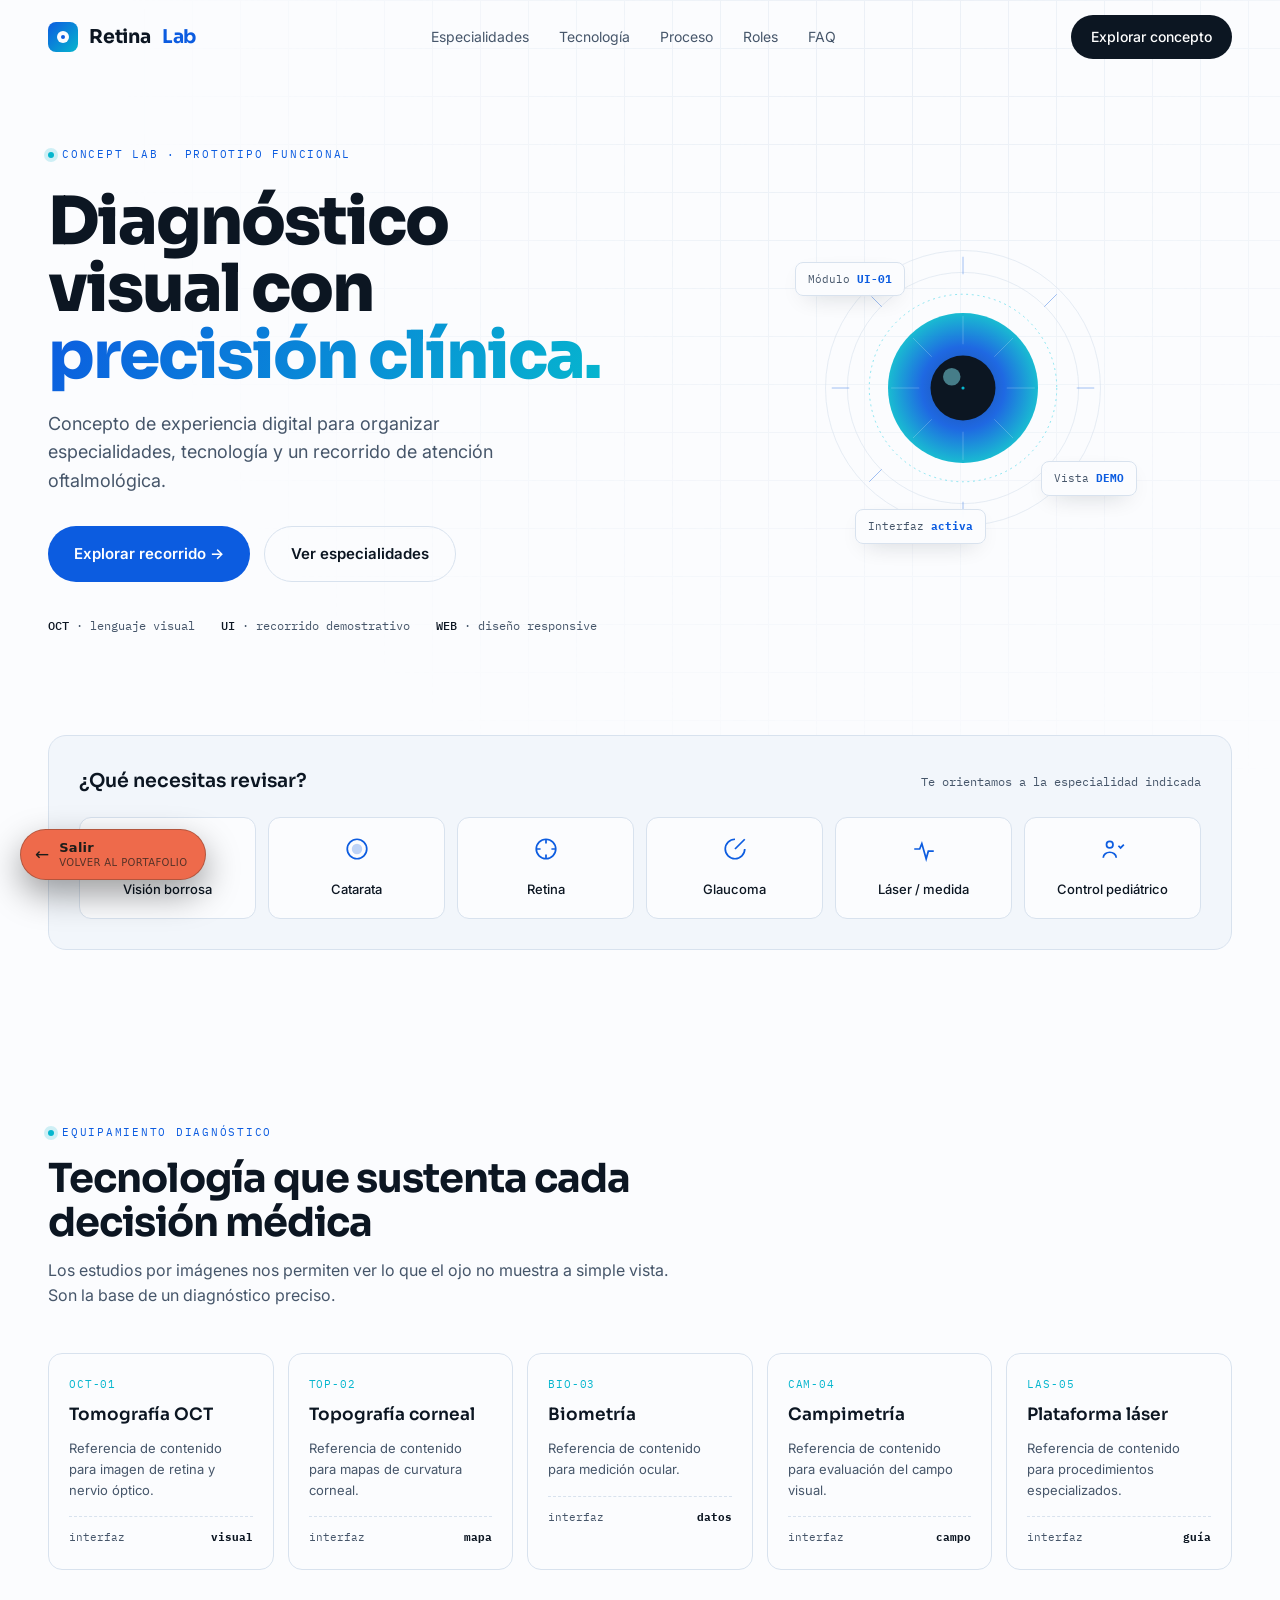
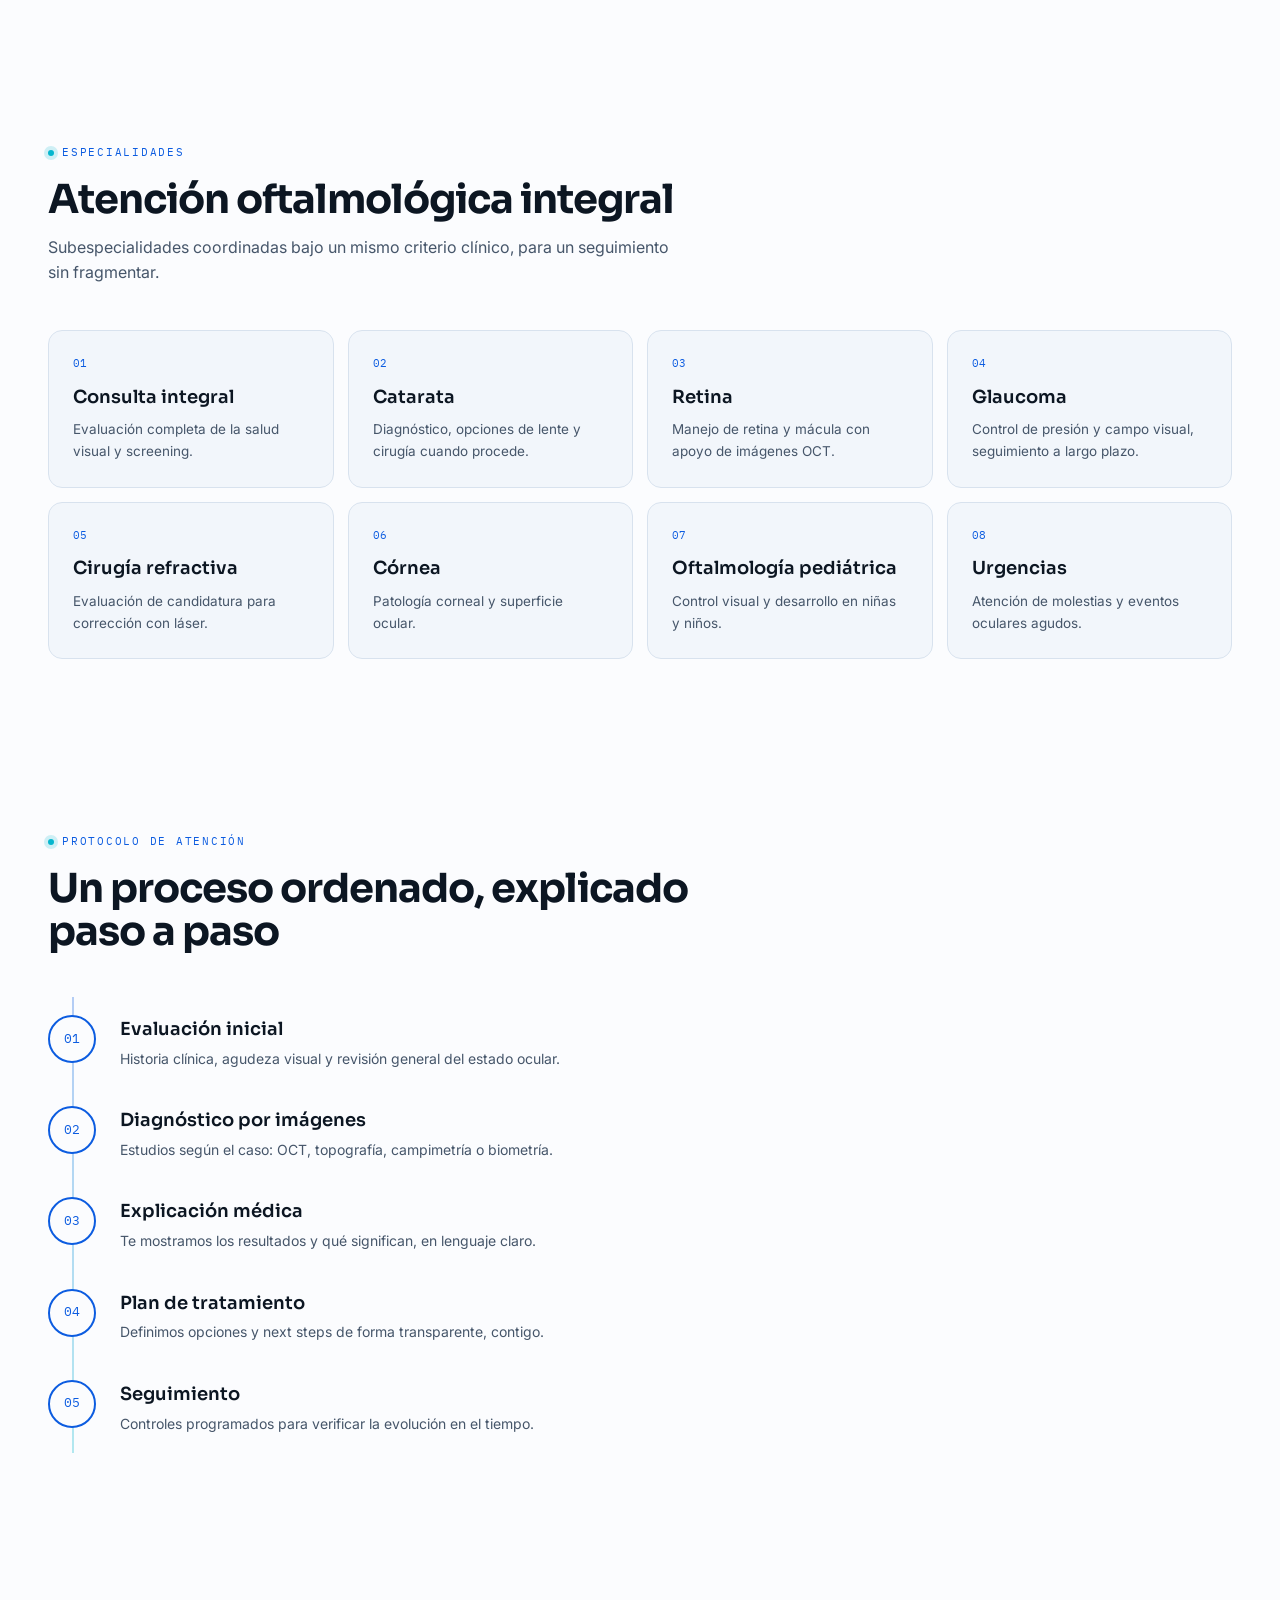
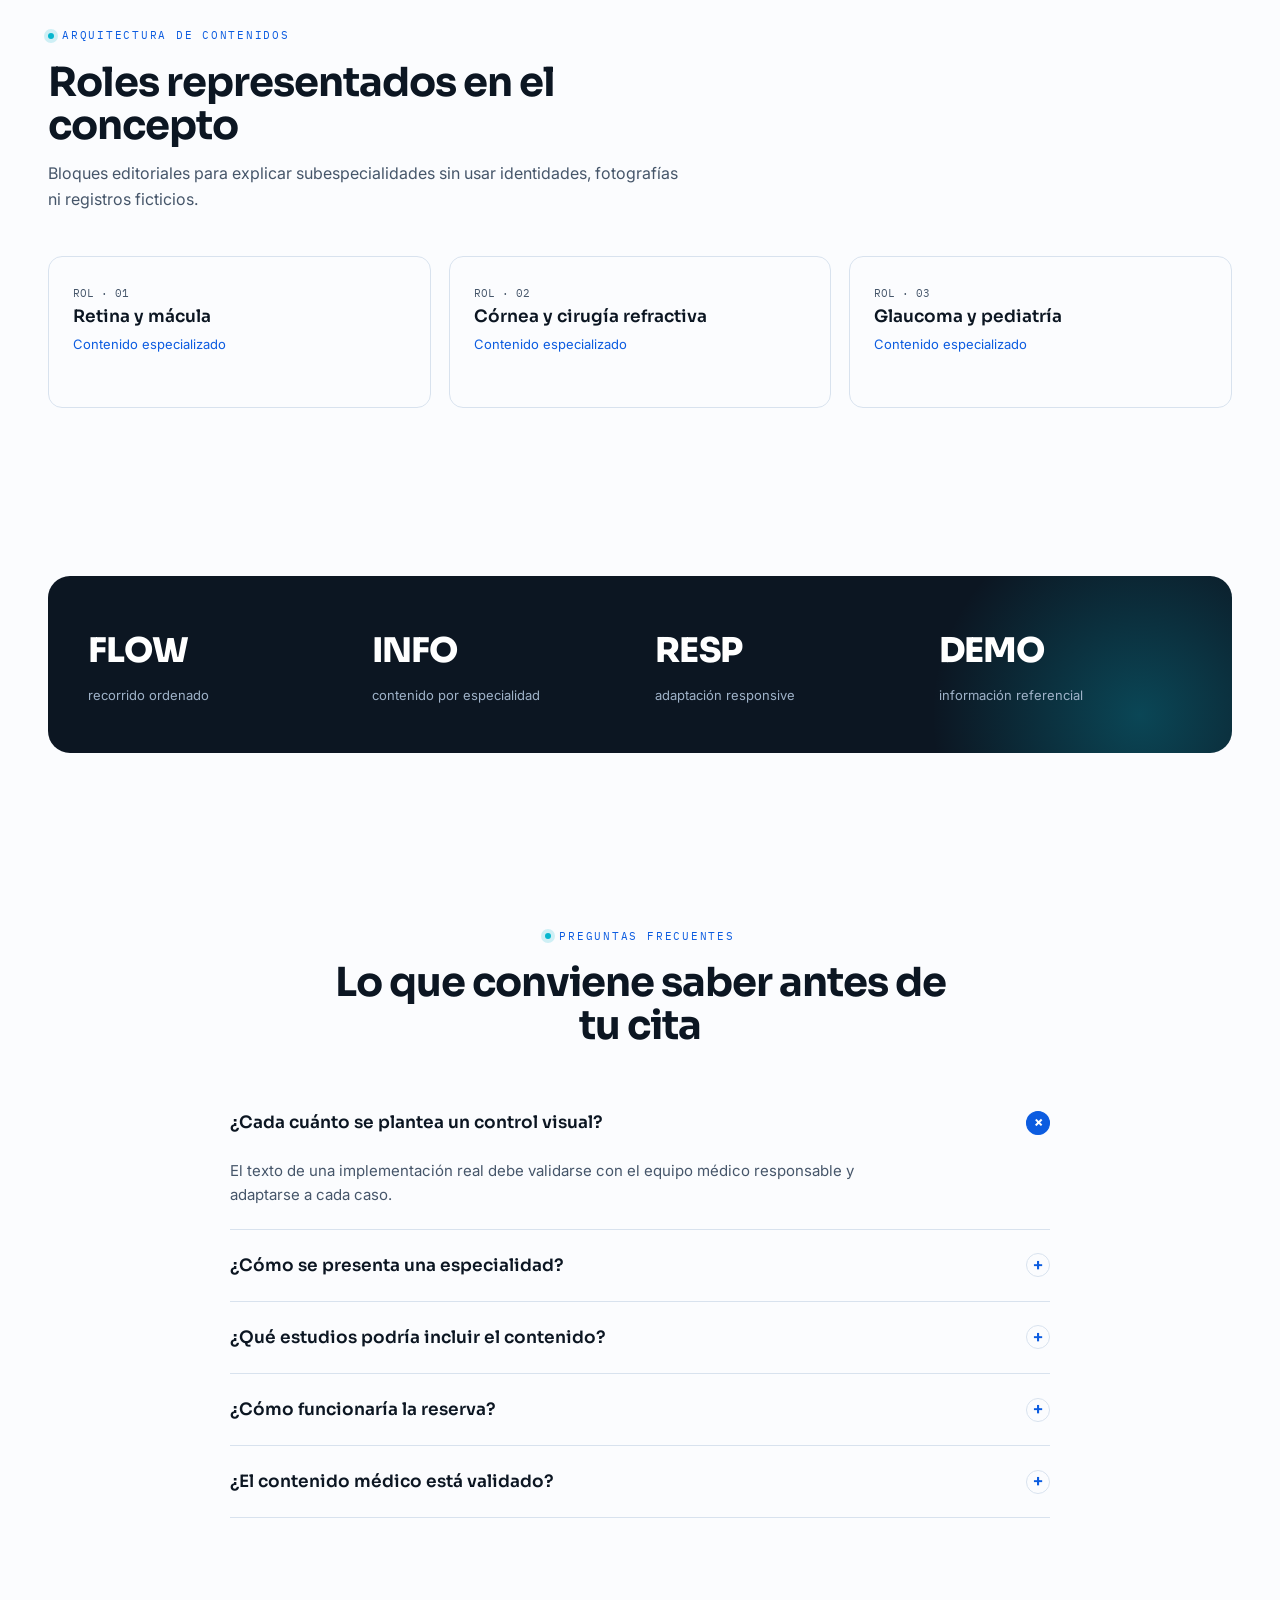
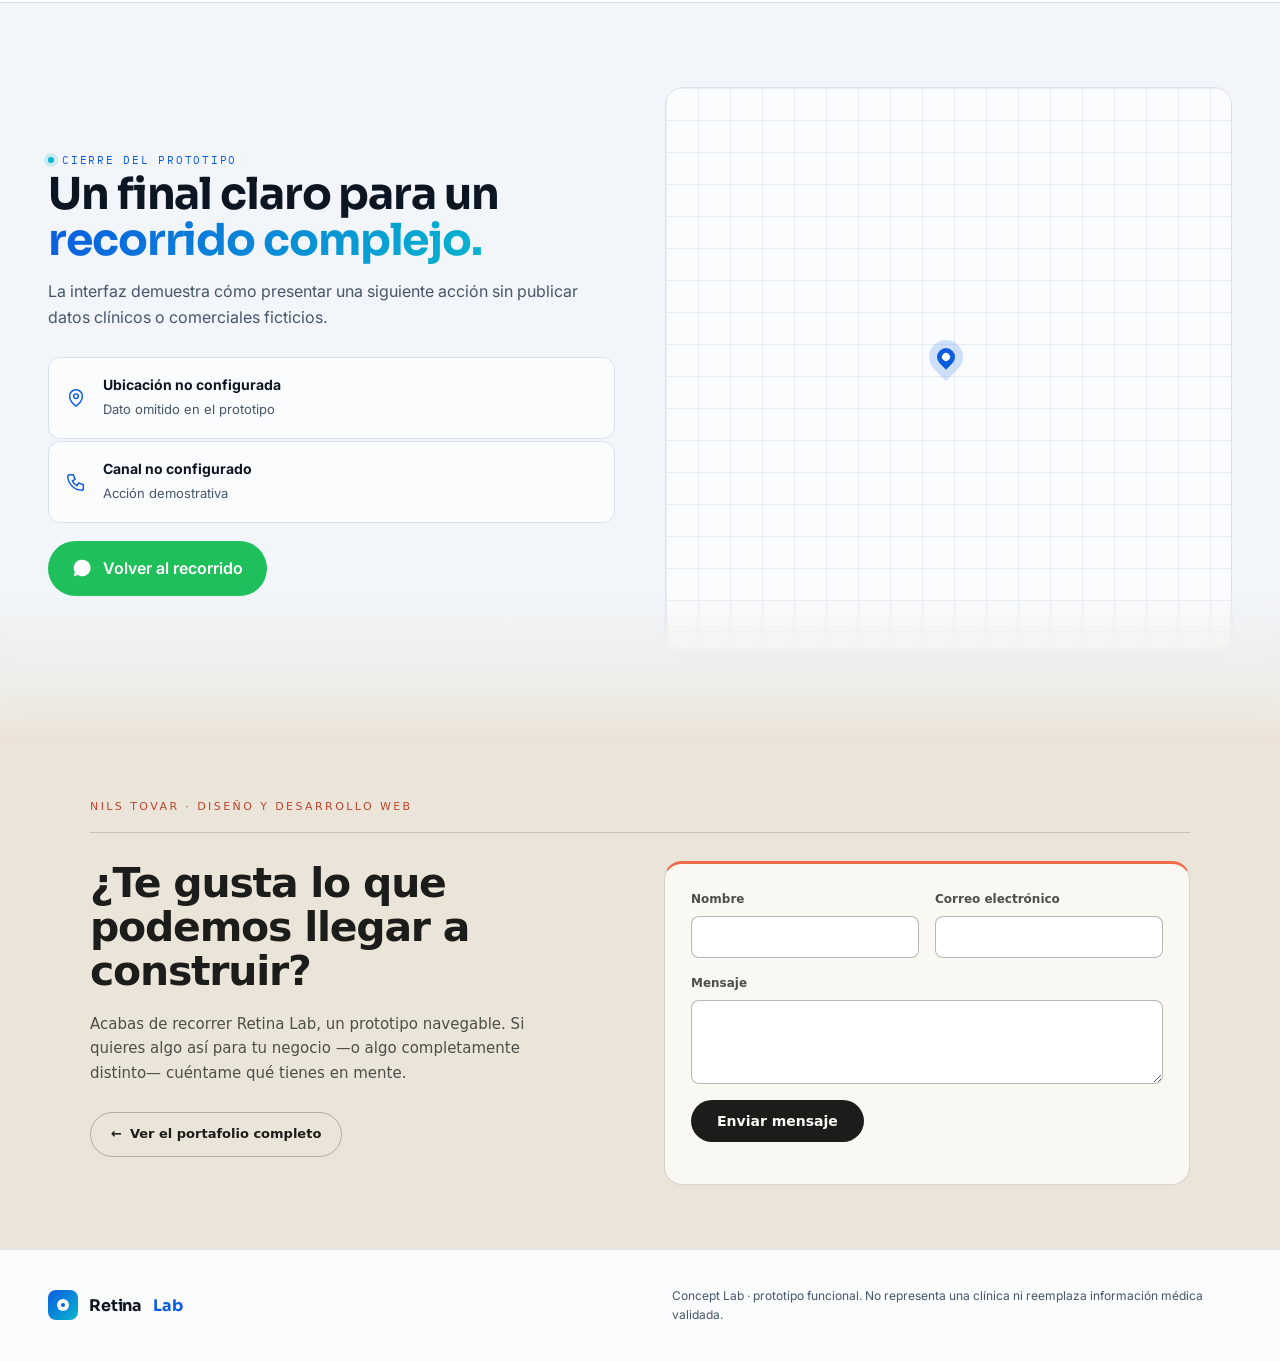
<file: lab/retina-lab/index.html>
<!DOCTYPE html>
<html lang="es">
<head>
<meta charset="UTF-8">
<meta name="viewport" content="width=device-width, initial-scale=1.0">
<link rel="icon" href="../../assets/favicon.svg" type="image/svg+xml">
<title>Retina Lab — Diagnóstico visual con precisión clínica</title>
<link rel="preconnect" href="https://fonts.googleapis.com">
<link rel="preconnect" href="https://fonts.gstatic.com" crossorigin>
<link href="https://fonts.googleapis.com/css2?family=Sora:wght@400;500;600;700;800&family=Inter:wght@400;500;600&family=IBM+Plex+Mono:wght@400;500&display=swap" rel="stylesheet">
<style>
  :root{
    --white:#FBFCFE;
    --surgical:#F2F6FB;
    --pearl:#E4EBF3;
    --line:#D8E2EE;
    --ink:#0C1622;
    --ink-soft:#46566A;
    --blue:#0C5CE0;
    --blue-deep:#073C96;
    --cyan:#06B6CE;
    --cyan-soft:#7FE3EF;
    --disp:'Sora',sans-serif;
    --body:'Inter',sans-serif;
    --mono:'IBM Plex Mono',monospace;
    --r:14px;
  }
  *{margin:0;padding:0;box-sizing:border-box}
  html{scroll-behavior:smooth}
  body{background:var(--white);color:var(--ink);font-family:var(--body);line-height:1.6;overflow-x:hidden;-webkit-font-smoothing:antialiased}
  ::selection{background:var(--cyan-soft)}
  a{color:inherit;text-decoration:none}
  .wrap{max-width:1240px;margin:0 auto;padding:0 28px}
  .mono{font-family:var(--mono)}
  .tag{font-family:var(--mono);font-size:11px;letter-spacing:.16em;text-transform:uppercase;color:var(--blue);display:inline-flex;align-items:center;gap:8px}
  .tag::before{content:"";width:6px;height:6px;border-radius:50%;background:var(--cyan);box-shadow:0 0 0 4px rgba(6,182,206,.18)}

  /* medical grid backdrop */
  .grid-bg{position:fixed;inset:0;z-index:0;pointer-events:none;opacity:.5;
    background-image:linear-gradient(var(--line) 1px,transparent 1px),linear-gradient(90deg,var(--line) 1px,transparent 1px);
    background-size:48px 48px;mask-image:radial-gradient(circle at 70% 10%,#000,transparent 65%)}

  /* nav */
  header{position:fixed;top:0;left:0;right:0;z-index:50;transition:.3s}
  header.scrolled{background:rgba(251,252,254,.85);backdrop-filter:blur(14px);border-bottom:1px solid var(--line)}
  .nav{display:flex;align-items:center;justify-content:space-between;height:74px}
  .logo{display:flex;align-items:center;gap:11px;font-family:var(--disp);font-weight:700;font-size:19px;letter-spacing:-.01em}
  .logo .mark{width:30px;height:30px;border-radius:8px;background:linear-gradient(135deg,var(--blue),var(--cyan));position:relative}
  .logo .mark::after{content:"";position:absolute;inset:9px;border-radius:50%;background:var(--white)}
  .logo .mark::before{content:"";position:absolute;inset:13px;border-radius:50%;background:var(--blue);z-index:1}
  .nav-links{display:flex;gap:30px;font-size:14px;color:var(--ink-soft)}
  .nav-links a:hover{color:var(--blue)}
  .nav-cta{background:var(--ink);color:#fff;padding:11px 20px;border-radius:40px;font-size:14px;font-weight:500;transition:.25s}
  .nav-cta:hover{background:var(--blue)}
  .burger{display:none;flex-direction:column;gap:5px;cursor:pointer}
  .burger span{width:24px;height:2px;background:var(--ink)}

  /* hero */
  .hero{position:relative;z-index:1;padding:140px 0 80px}
  .hero-grid{display:grid;grid-template-columns:1.05fr .95fr;gap:50px;align-items:center}
  .hero h1{font-family:var(--disp);font-weight:800;font-size:clamp(38px,5.4vw,66px);line-height:1.02;letter-spacing:-.03em;margin:22px 0 20px}
  .hero h1 .g{background:linear-gradient(120deg,var(--blue),var(--cyan));-webkit-background-clip:text;background-clip:text;color:transparent}
  .hero p.lead{font-size:18px;color:var(--ink-soft);max-width:480px;margin-bottom:30px}
  .hero-cta{display:flex;gap:14px;flex-wrap:wrap}
  .btn{padding:15px 26px;border-radius:40px;font-weight:600;font-size:15px;transition:.25s;display:inline-flex;align-items:center;gap:9px;cursor:pointer;border:none}
  .btn-primary{background:var(--blue);color:#fff}
  .btn-primary:hover{background:var(--blue-deep);transform:translateY(-2px);box-shadow:0 16px 34px -14px rgba(12,92,224,.6)}
  .btn-ghost{background:transparent;color:var(--ink);border:1px solid var(--line)}
  .btn-ghost:hover{border-color:var(--blue);color:var(--blue)}
  .hero-trust{display:flex;gap:26px;margin-top:34px;font-family:var(--mono);font-size:12px;color:var(--ink-soft)}
  .hero-trust b{color:var(--ink);font-weight:500}

  /* iris scanner signature */
  .iris-wrap{position:relative;display:flex;align-items:center;justify-content:center;aspect-ratio:1;max-width:480px;margin:0 auto}
  .iris-wrap svg{width:100%;height:100%}
  .scan-line{transform-origin:240px 240px;animation:scan 6s linear infinite}
  @keyframes scan{to{transform:rotate(360deg)}}
  .ring-pulse{animation:ringpulse 4s ease-in-out infinite}
  @keyframes ringpulse{0%,100%{opacity:.3}50%{opacity:.9}}
  .iris-readout{position:absolute;font-family:var(--mono);font-size:10.5px;background:rgba(251,252,254,.9);border:1px solid var(--line);border-radius:8px;padding:8px 12px;backdrop-filter:blur(6px);box-shadow:0 8px 24px -12px rgba(12,22,34,.3)}
  .iris-readout span{color:var(--ink-soft)}
  .iris-readout b{color:var(--blue)}
  .ir-1{top:8%;left:-6%}
  .ir-2{bottom:14%;right:-8%}
  .ir-3{bottom:-2%;left:14%}

  /* section base */
  section{position:relative;z-index:1;padding:84px 0}
  .sec-head{margin-bottom:44px;max-width:640px}
  .sec-head h2{font-family:var(--disp);font-weight:700;font-size:clamp(26px,3.4vw,40px);letter-spacing:-.025em;margin-top:14px;line-height:1.08}
  .sec-head p{color:var(--ink-soft);margin-top:14px;font-size:16px}

  /* quick selector */
  .qsel{background:var(--surgical);border:1px solid var(--line);border-radius:18px;padding:30px}
  .qsel .qh{display:flex;align-items:center;justify-content:space-between;margin-bottom:20px;flex-wrap:wrap;gap:12px}
  .qsel .qh h3{font-family:var(--disp);font-size:19px;font-weight:600}
  .qsel .chips{display:grid;grid-template-columns:repeat(6,1fr);gap:12px}
  .chip{background:var(--white);border:1px solid var(--line);border-radius:12px;padding:18px 14px;cursor:pointer;text-align:center;transition:.25s;position:relative}
  .chip:hover{border-color:var(--cyan);transform:translateY(-3px);box-shadow:0 12px 26px -16px rgba(6,182,206,.5)}
  .chip svg{width:26px;height:26px;color:var(--blue);margin-bottom:10px}
  .chip span{font-size:13px;font-weight:500;display:block}
  @media(max-width:880px){.qsel .chips{grid-template-columns:repeat(3,1fr)}}

  /* tech cards */
  .tech{display:grid;grid-template-columns:repeat(5,1fr);gap:14px}
  .tcard{background:var(--white);border:1px solid var(--line);border-radius:var(--r);padding:22px 20px;transition:.3s;position:relative;overflow:hidden}
  .tcard::before{content:"";position:absolute;top:0;left:0;width:100%;height:3px;background:linear-gradient(90deg,var(--blue),var(--cyan));transform:scaleX(0);transform-origin:left;transition:.35s}
  .tcard:hover{transform:translateY(-5px);box-shadow:0 22px 44px -26px rgba(12,22,34,.35);border-color:var(--pearl)}
  .tcard:hover::before{transform:scaleX(1)}
  .tcard .code{font-family:var(--mono);font-size:10.5px;color:var(--cyan);letter-spacing:.08em}
  .tcard h3{font-family:var(--disp);font-size:17px;font-weight:600;margin:8px 0 10px}
  .tcard p{font-size:13px;color:var(--ink-soft);margin-bottom:16px}
  .tcard .micro{border-top:1px dashed var(--line);padding-top:12px;font-family:var(--mono);font-size:11px;display:flex;justify-content:space-between;color:var(--ink-soft)}
  .tcard .micro b{color:var(--ink)}
  @media(max-width:880px){.tech{grid-template-columns:1fr 1fr}}

  /* services */
  .servs{display:grid;grid-template-columns:repeat(4,1fr);gap:14px}
  .serv{background:var(--surgical);border:1px solid var(--line);border-radius:var(--r);padding:24px;transition:.3s;cursor:pointer}
  .serv:hover{background:var(--white);border-color:var(--blue);box-shadow:0 18px 40px -24px rgba(12,92,224,.4)}
  .serv .n{font-family:var(--mono);font-size:11px;color:var(--blue)}
  .serv h3{font-family:var(--disp);font-size:18px;font-weight:600;margin:10px 0 8px}
  .serv p{font-size:13.5px;color:var(--ink-soft)}
  @media(max-width:880px){.servs{grid-template-columns:1fr 1fr}}

  /* protocol process */
  .proto{position:relative}
  .proto-line{position:absolute;left:24px;top:0;bottom:0;width:2px;background:linear-gradient(var(--blue),var(--cyan));opacity:.3}
  .pstep{display:grid;grid-template-columns:48px 1fr;gap:24px;padding:18px 0;align-items:start;opacity:0;transform:translateY(20px);transition:.55s}
  .pstep.in{opacity:1;transform:none}
  .pstep .dot{width:48px;height:48px;border-radius:50%;background:var(--white);border:2px solid var(--blue);display:flex;align-items:center;justify-content:center;font-family:var(--mono);font-size:13px;color:var(--blue);position:relative;z-index:2}
  .pstep .pc h3{font-family:var(--disp);font-size:18px;font-weight:600}
  .pstep .pc p{font-size:14px;color:var(--ink-soft);margin-top:4px;max-width:560px}

  /* team */
  .team{display:grid;grid-template-columns:repeat(3,1fr);gap:18px}
  .doc{background:var(--white);border:1px solid var(--line);border-radius:var(--r);overflow:hidden;transition:.3s}
  .doc:hover{transform:translateY(-4px);box-shadow:0 20px 44px -26px rgba(12,22,34,.3)}
  .doc .photo{aspect-ratio:4/3;background:linear-gradient(135deg,var(--surgical),var(--pearl));position:relative;display:flex;align-items:center;justify-content:center}
  .doc .photo svg{width:70px;height:70px;color:var(--blue);opacity:.35}
  .doc .photo .scanbar{position:absolute;left:0;right:0;height:2px;background:var(--cyan);opacity:.6;box-shadow:0 0 12px var(--cyan);animation:scanv 3.5s ease-in-out infinite}
  @keyframes scanv{0%,100%{top:10%}50%{top:90%}}
  .doc .info{padding:28px 24px;min-height:150px}
  .doc .info h3{font-family:var(--disp);font-size:17px;font-weight:600}
  .doc .info .spec{font-size:13px;color:var(--blue);margin:4px 0 8px}
  .doc .info .reg{font-family:var(--mono);font-size:11px;color:var(--ink-soft)}
  @media(max-width:880px){.team{grid-template-columns:1fr}}

  /* trust band */
  .trust{background:var(--ink);color:#fff;border-radius:22px;padding:48px 40px;position:relative;overflow:hidden}
  .trust .glow{position:absolute;top:-40%;right:-10%;width:420px;height:420px;background:radial-gradient(circle,rgba(6,182,206,.3),transparent 70%)}
  .trust-grid{position:relative;z-index:2;display:grid;grid-template-columns:repeat(4,1fr);gap:30px}
  .trust-grid .t b{font-family:var(--disp);font-size:34px;font-weight:800;display:block;letter-spacing:-.02em}
  .trust-grid .t span{font-size:13px;color:#9FB2C8;margin-top:6px;display:block}
  @media(max-width:880px){.trust-grid{grid-template-columns:1fr 1fr;gap:24px}}

  /* faq */
  .faq{max-width:820px;margin:0 auto}
  .qa{border-bottom:1px solid var(--line)}
  .qa summary{list-style:none;width:100%;text-align:left;padding:22px 0;font-family:var(--disp);font-size:17px;font-weight:600;color:var(--ink);cursor:pointer;display:flex;justify-content:space-between;align-items:center;gap:16px}
  .qa summary::-webkit-details-marker{display:none}
  .qa .ic{width:24px;height:24px;flex-shrink:0;border:1px solid var(--line);border-radius:50%;display:flex;align-items:center;justify-content:center;color:var(--blue);transition:.3s}
  .qa[open] .ic{transform:rotate(45deg);background:var(--blue);color:#fff;border-color:var(--blue)}
  .qa .ans{max-height:0;overflow:hidden;transition:max-height .35s ease}
  .qa .ans p{padding:0 0 22px;color:var(--ink-soft);font-size:15px;max-width:680px}

  /* contact / cta */
  .contact{background:var(--surgical);border-top:1px solid var(--line)}
  .contact-grid{display:grid;grid-template-columns:1fr 1fr;gap:50px;align-items:center}
  .contact h2{font-family:var(--disp);font-weight:700;font-size:clamp(28px,3.8vw,44px);letter-spacing:-.025em;line-height:1.05}
  .contact h2 .g{background:linear-gradient(120deg,var(--blue),var(--cyan));-webkit-background-clip:text;background-clip:text;color:transparent}
  .contact p{color:var(--ink-soft);margin:16px 0 26px;font-size:16px}
  .info-rows{display:flex;flex-direction:column;gap:2px}
  .irow{display:flex;align-items:center;gap:16px;padding:16px;background:var(--white);border:1px solid var(--line);border-radius:12px}
  .irow svg{width:22px;height:22px;color:var(--blue);flex-shrink:0}
  .irow b{font-size:14px;display:block}
  .irow span{font-size:13px;color:var(--ink-soft)}
  .wa{display:inline-flex;align-items:center;gap:11px;background:#1FBF5B;color:#fff;padding:15px 24px;border-radius:40px;font-weight:600;transition:.25s;margin-top:18px}
  .wa:hover{transform:translateY(-2px);box-shadow:0 16px 34px -16px rgba(31,191,91,.6)}
  .wa svg{width:20px;height:20px}
  .map{aspect-ratio:1;border-radius:18px;border:1px solid var(--line);background:var(--white);position:relative;overflow:hidden}
  .map .grid-min{position:absolute;inset:0;background-image:linear-gradient(var(--line) 1px,transparent 1px),linear-gradient(90deg,var(--line) 1px,transparent 1px);background-size:32px 32px;opacity:.6}
  .map .pin{position:absolute;top:46%;left:48%;width:18px;height:18px;background:var(--blue);border-radius:50% 50% 50% 0;transform:rotate(-45deg);box-shadow:0 0 0 8px rgba(12,92,224,.18)}
  .map .pin::after{content:"";position:absolute;inset:5px;background:#fff;border-radius:50%}

  footer{border-top:1px solid var(--line);padding:36px 0;position:relative;z-index:1}
  footer .wrap{display:flex;justify-content:space-between;align-items:center;flex-wrap:wrap;gap:14px}
  footer .fnote{font-size:12px;color:var(--ink-soft);max-width:560px}

  @media(max-width:880px){
    .hero-grid,.contact-grid{grid-template-columns:1fr;gap:40px}
    .nav-links,.nav-cta{display:none}.burger{display:flex}
    .iris-wrap{max-width:340px}
  }
  @media(prefers-reduced-motion:reduce){*{animation:none!important;transition:none!important}}
  .burger{border:0;padding:6px;background:transparent;color:inherit;font:inherit}
  @media(max-width:960px){.nav{position:relative}.nav-links.is-open{position:absolute;top:calc(100% - 2px);right:0;left:0;z-index:5;display:flex;align-items:stretch;flex-direction:column;gap:0;padding:10px;background:var(--lab-menu-bg);border:1px solid rgba(127,127,127,.35);border-radius:8px;box-shadow:0 18px 40px rgba(0,0,0,.22)}.nav-links.is-open a{width:100%;padding:11px 10px}}
</style>
</head>
<body>
<!-- Salida del simulador: siempre visible, vuelve al portafolio -->
<a class="pf-exit" href="../../index.html#lab" aria-label="Salir del simulador y volver al portafolio de Nils Tovar">
  <span class="pf-exit__arrow" aria-hidden="true">&#8592;</span>
  <span class="pf-exit__text">
    <strong>Salir</strong>
    <small>Volver al portafolio</small>
  </span>
</a>
<style>
  .pf-exit{
    position:fixed;left:20px;bottom:20px;z-index:99999;
    display:inline-flex;align-items:center;gap:10px;
    padding:11px 18px 11px 14px;border-radius:999px;
    background:#ee6a4b;color:#1c1d1a;border:1px solid rgba(28,29,26,.28);
    font-family:"Segoe UI",system-ui,-apple-system,Helvetica,Arial,sans-serif;
    text-decoration:none;box-shadow:0 14px 34px rgba(0,0,0,.38);
    transition:transform .22s cubic-bezier(.22,1,.36,1),background-color .22s ease,color .22s ease;
  }
  .pf-exit:hover,.pf-exit:focus-visible{background:#faf8f2;transform:translateY(-2px)}
  .pf-exit:focus-visible{outline:3px solid #fff;outline-offset:3px}
  .pf-exit__arrow{font-size:17px;line-height:1}
  .pf-exit__text{display:grid;gap:1px;text-align:left}
  .pf-exit__text strong{font-size:13px;font-weight:700;line-height:1.15;letter-spacing:.02em}
  .pf-exit__text small{font-size:10px;line-height:1.15;opacity:.72;letter-spacing:.04em;text-transform:uppercase}
  @media (max-width:620px){
    .pf-exit{left:14px;bottom:14px;padding:10px 15px 10px 12px}
    .pf-exit__text small{display:none}
  }
  @media print{.pf-exit{display:none}}
  .pf-embedded .pf-exit{display:none}
</style>
<script>
  // Dentro del visor del portafolio el prototipo no muestra su propia salida
  // y los enlaces de regreso abren la ventana completa.
  var pfEmbedded = window.self !== window.top;
  if (pfEmbedded) {
    document.documentElement.classList.add("pf-embedded");
    document.addEventListener("DOMContentLoaded", function () {
      document.querySelectorAll('a[href^="../../"]').forEach(function (link) {
        link.target = "_top";
      });
    });
  }

  // Escape también sale del prototipo.
  document.addEventListener("keydown", function (event) {
    if (pfEmbedded || event.key !== "Escape") return;
    var exit = document.querySelector(".pf-exit");
    if (exit) window.location.href = exit.getAttribute("href");
  });
</script>

<div class="grid-bg"></div>

<header id="hdr">
  <div class="wrap nav">
    <a href="#" class="logo"><span class="mark"></span>Retina<span style="color:var(--blue)">Lab</span></a>
    <nav class="nav-links" id="labMenu">
      <a href="#especialidades">Especialidades</a>
      <a href="#tecnologia">Tecnología</a>
      <a href="#proceso">Proceso</a>
      <a href="#equipo">Roles</a>
      <a href="#faq">FAQ</a>
    </nav>
    <a href="#especialidades" class="nav-cta">Explorar concepto</a>
    <button class="burger" type="button" aria-controls="labMenu" aria-expanded="false" aria-label="Abrir navegación"><span></span><span></span><span></span></button>
  </div>
</header>

<!-- HERO -->
<section class="hero">
  <div class="wrap">
    <div class="hero-grid">
      <div>
        <span class="tag">Concept Lab · prototipo funcional</span>
        <h1>Diagnóstico visual con <span class="g">precisión clínica.</span></h1>
        <p class="lead">Concepto de experiencia digital para organizar especialidades, tecnología y un recorrido de atención oftalmológica.</p>
        <div class="hero-cta">
          <a href="#especialidades" class="btn btn-primary">Explorar recorrido →</a>
          <a href="#especialidades" class="btn btn-ghost">Ver especialidades</a>
        </div>
        <div class="hero-trust">
          <div><b>OCT</b> · lenguaje visual</div>
          <div><b>UI</b> · recorrido demostrativo</div>
          <div><b>WEB</b> · diseño responsive</div>
        </div>
      </div>

      <!-- iris signature -->
      <div class="iris-wrap">
        <svg viewBox="0 0 480 480" fill="none">
          <defs>
            <radialGradient id="iris" cx="50%" cy="50%" r="50%">
              <stop offset="0%" stop-color="#073C96"/>
              <stop offset="55%" stop-color="#0C5CE0"/>
              <stop offset="100%" stop-color="#06B6CE"/>
            </radialGradient>
            <linearGradient id="sc" x1="0" x2="1">
              <stop offset="0" stop-color="#06B6CE" stop-opacity="0"/>
              <stop offset="1" stop-color="#06B6CE"/>
            </linearGradient>
          </defs>
          <!-- outer rings -->
          <circle cx="240" cy="240" r="220" stroke="#D8E2EE" stroke-width="1"/>
          <circle cx="240" cy="240" r="185" stroke="#D8E2EE" stroke-width="1" class="ring-pulse"/>
          <circle cx="240" cy="240" r="150" stroke="#7FE3EF" stroke-width="1.5" stroke-dasharray="3 6"/>
          <!-- radial ticks -->
          <g stroke="#0C5CE0" stroke-width="1.2" opacity=".5">
            <!-- generated radial lines -->
            <line x1="240" y1="30" x2="240" y2="58"/>
            <line x1="240" y1="422" x2="240" y2="450"/>
            <line x1="30" y1="240" x2="58" y2="240"/>
            <line x1="422" y1="240" x2="450" y2="240"/>
            <line x1="90" y1="90" x2="110" y2="110"/>
            <line x1="390" y1="90" x2="370" y2="110"/>
            <line x1="90" y1="390" x2="110" y2="370"/>
            <line x1="390" y1="390" x2="370" y2="370"/>
          </g>
          <!-- iris body -->
          <circle cx="240" cy="240" r="120" fill="url(#iris)" opacity=".92"/>
          <!-- iris fibers -->
          <g stroke="#FBFCFE" stroke-width="1" opacity=".35">
            <line x1="240" y1="125" x2="240" y2="170"/>
            <line x1="355" y1="240" x2="310" y2="240"/>
            <line x1="240" y1="355" x2="240" y2="310"/>
            <line x1="125" y1="240" x2="170" y2="240"/>
            <line x1="160" y1="160" x2="190" y2="190"/>
            <line x1="320" y1="160" x2="290" y2="190"/>
            <line x1="160" y1="320" x2="190" y2="290"/>
            <line x1="320" y1="320" x2="290" y2="290"/>
          </g>
          <!-- pupil -->
          <circle cx="240" cy="240" r="52" fill="#0C1622"/>
          <circle cx="222" cy="222" r="14" fill="#7FE3EF" opacity=".5"/>
          <!-- scan sweep -->
          <line class="scan-line" x1="240" y1="240" x2="240" y2="42" stroke="url(#sc)" stroke-width="3"/>
          <circle cx="240" cy="240" r="2.5" fill="#06B6CE"/>
        </svg>
        <div class="iris-readout ir-1"><span>Módulo</span> <b>UI-01</b></div>
        <div class="iris-readout ir-2"><span>Vista</span> <b>DEMO</b></div>
        <div class="iris-readout ir-3"><span>Interfaz</span> <b>activa</b></div>
      </div>
    </div>
  </div>
</section>

<!-- QUICK SELECTOR -->
<section style="padding-top:20px">
  <div class="wrap">
    <div class="qsel">
      <div class="qh">
        <h3>¿Qué necesitas revisar?</h3>
        <span class="mono" style="font-size:12px;color:var(--ink-soft)">Te orientamos a la especialidad indicada</span>
      </div>
      <div class="chips">
        <div class="chip"><svg viewBox="0 0 24 24" fill="none" stroke="currentColor" stroke-width="1.6"><circle cx="12" cy="12" r="3"/><path d="M2 12s3-7 10-7 10 7 10 7-3 7-10 7-10-7-10-7Z"/></svg><span>Visión borrosa</span></div>
        <div class="chip"><svg viewBox="0 0 24 24" fill="none" stroke="currentColor" stroke-width="1.6"><circle cx="12" cy="12" r="9"/><circle cx="12" cy="12" r="4" fill="currentColor" opacity=".25"/></svg><span>Catarata</span></div>
        <div class="chip"><svg viewBox="0 0 24 24" fill="none" stroke="currentColor" stroke-width="1.6"><circle cx="12" cy="12" r="9"/><path d="M12 3v4M12 17v4M3 12h4M17 12h4"/></svg><span>Retina</span></div>
        <div class="chip"><svg viewBox="0 0 24 24" fill="none" stroke="currentColor" stroke-width="1.6"><path d="M12 3a9 9 0 1 0 9 9"/><path d="M12 12 21 3"/></svg><span>Glaucoma</span></div>
        <div class="chip"><svg viewBox="0 0 24 24" fill="none" stroke="currentColor" stroke-width="1.6"><path d="M3 12h5l2-5 4 14 2-7h5"/></svg><span>Láser / medida</span></div>
        <div class="chip"><svg viewBox="0 0 24 24" fill="none" stroke="currentColor" stroke-width="1.6"><circle cx="9" cy="8" r="3"/><path d="M3 20c0-3 3-5 6-5s6 2 6 5"/><path d="M17 9l2 2 3-3"/></svg><span>Control pediátrico</span></div>
      </div>
    </div>
  </div>
</section>

<!-- TECH -->
<section id="tecnologia">
  <div class="wrap">
    <div class="sec-head">
      <span class="tag">Equipamiento diagnóstico</span>
      <h2>Tecnología que sustenta cada decisión médica</h2>
      <p>Los estudios por imágenes nos permiten ver lo que el ojo no muestra a simple vista. Son la base de un diagnóstico preciso.</p>
    </div>
    <div class="tech">
      <div class="tcard"><div class="code">OCT-01</div><h3>Tomografía OCT</h3><p>Referencia de contenido para imagen de retina y nervio óptico.</p><div class="micro"><span>interfaz</span><b>visual</b></div></div>
      <div class="tcard"><div class="code">TOP-02</div><h3>Topografía corneal</h3><p>Referencia de contenido para mapas de curvatura corneal.</p><div class="micro"><span>interfaz</span><b>mapa</b></div></div>
      <div class="tcard"><div class="code">BIO-03</div><h3>Biometría</h3><p>Referencia de contenido para medición ocular.</p><div class="micro"><span>interfaz</span><b>datos</b></div></div>
      <div class="tcard"><div class="code">CAM-04</div><h3>Campimetría</h3><p>Referencia de contenido para evaluación del campo visual.</p><div class="micro"><span>interfaz</span><b>campo</b></div></div>
      <div class="tcard"><div class="code">LAS-05</div><h3>Plataforma láser</h3><p>Referencia de contenido para procedimientos especializados.</p><div class="micro"><span>interfaz</span><b>guía</b></div></div>
    </div>
  </div>
</section>

<!-- SERVICES -->
<section id="especialidades">
  <div class="wrap">
    <div class="sec-head">
      <span class="tag">Especialidades</span>
      <h2>Atención oftalmológica integral</h2>
      <p>Subespecialidades coordinadas bajo un mismo criterio clínico, para un seguimiento sin fragmentar.</p>
    </div>
    <div class="servs">
      <div class="serv"><div class="n">01</div><h3>Consulta integral</h3><p>Evaluación completa de la salud visual y screening.</p></div>
      <div class="serv"><div class="n">02</div><h3>Catarata</h3><p>Diagnóstico, opciones de lente y cirugía cuando procede.</p></div>
      <div class="serv"><div class="n">03</div><h3>Retina</h3><p>Manejo de retina y mácula con apoyo de imágenes OCT.</p></div>
      <div class="serv"><div class="n">04</div><h3>Glaucoma</h3><p>Control de presión y campo visual, seguimiento a largo plazo.</p></div>
      <div class="serv"><div class="n">05</div><h3>Cirugía refractiva</h3><p>Evaluación de candidatura para corrección con láser.</p></div>
      <div class="serv"><div class="n">06</div><h3>Córnea</h3><p>Patología corneal y superficie ocular.</p></div>
      <div class="serv"><div class="n">07</div><h3>Oftalmología pediátrica</h3><p>Control visual y desarrollo en niñas y niños.</p></div>
      <div class="serv"><div class="n">08</div><h3>Urgencias</h3><p>Atención de molestias y eventos oculares agudos.</p></div>
    </div>
  </div>
</section>

<!-- PROCESS -->
<section id="proceso">
  <div class="wrap">
    <div class="sec-head">
      <span class="tag">Protocolo de atención</span>
      <h2>Un proceso ordenado, explicado paso a paso</h2>
    </div>
    <div class="proto">
      <div class="proto-line"></div>
      <div class="pstep"><div class="dot">01</div><div class="pc"><h3>Evaluación inicial</h3><p>Historia clínica, agudeza visual y revisión general del estado ocular.</p></div></div>
      <div class="pstep"><div class="dot">02</div><div class="pc"><h3>Diagnóstico por imágenes</h3><p>Estudios según el caso: OCT, topografía, campimetría o biometría.</p></div></div>
      <div class="pstep"><div class="dot">03</div><div class="pc"><h3>Explicación médica</h3><p>Te mostramos los resultados y qué significan, en lenguaje claro.</p></div></div>
      <div class="pstep"><div class="dot">04</div><div class="pc"><h3>Plan de tratamiento</h3><p>Definimos opciones y next steps de forma transparente, contigo.</p></div></div>
      <div class="pstep"><div class="dot">05</div><div class="pc"><h3>Seguimiento</h3><p>Controles programados para verificar la evolución en el tiempo.</p></div></div>
    </div>
  </div>
</section>

<!-- TEAM -->
<section id="equipo">
  <div class="wrap">
    <div class="sec-head">
      <span class="tag">Arquitectura de contenidos</span>
      <h2>Roles representados en el concepto</h2>
      <p>Bloques editoriales para explicar subespecialidades sin usar identidades, fotografías ni registros ficticios.</p>
    </div>
    <div class="team">
      <div class="doc"><div class="info"><div class="reg">ROL · 01</div><h3>Retina y mácula</h3><div class="spec">Contenido especializado</div></div></div>
      <div class="doc"><div class="info"><div class="reg">ROL · 02</div><h3>Córnea y cirugía refractiva</h3><div class="spec">Contenido especializado</div></div></div>
      <div class="doc"><div class="info"><div class="reg">ROL · 03</div><h3>Glaucoma y pediatría</h3><div class="spec">Contenido especializado</div></div></div>
    </div>
  </div>
</section>

<!-- TRUST -->
<section>
  <div class="wrap">
    <div class="trust">
      <div class="glow"></div>
      <div class="trust-grid">
        <div class="t"><b>FLOW</b><span>recorrido ordenado</span></div>
        <div class="t"><b>INFO</b><span>contenido por especialidad</span></div>
        <div class="t"><b>RESP</b><span>adaptación responsive</span></div>
        <div class="t"><b>DEMO</b><span>información referencial</span></div>
      </div>
    </div>
  </div>
</section>

<!-- FAQ -->
<section id="faq">
  <div class="wrap">
    <div class="sec-head" style="margin:0 auto 40px;text-align:center">
      <span class="tag" style="justify-content:center">Preguntas frecuentes</span>
      <h2>Lo que conviene saber antes de tu cita</h2>
    </div>
    <div class="faq">
      <details class="qa" open><summary>¿Cada cuánto se plantea un control visual?<span class="ic">+</span></summary><div class="ans"><p>El texto de una implementación real debe validarse con el equipo médico responsable y adaptarse a cada caso.</p></div></details>
      <details class="qa"><summary>¿Cómo se presenta una especialidad?<span class="ic">+</span></summary><div class="ans"><p>El prototipo combina una explicación breve, tecnología relacionada y un siguiente paso claro.</p></div></details>
      <details class="qa"><summary>¿Qué estudios podría incluir el contenido?<span class="ic">+</span></summary><div class="ans"><p>La arquitectura contempla OCT, topografía corneal, campimetría o biometría como referencias editoriales.</p></div></details>
      <details class="qa"><summary>¿Cómo funcionaría la reserva?<span class="ic">+</span></summary><div class="ans"><p>En una versión real, el CTA se conectaría al canal confirmado por la organización. Aquí permanece como demostración.</p></div></details>
      <details class="qa"><summary>¿El contenido médico está validado?<span class="ic">+</span></summary><div class="ans"><p>No. Este es un prototipo de diseño y todo contenido clínico requeriría revisión profesional antes de publicarse.</p></div></details>
    </div>
  </div>
</section>

<!-- CONTACT -->
<section class="contact" id="contacto">
  <div class="wrap">
    <div class="contact-grid">
      <div>
        <span class="tag">Cierre del prototipo</span>
        <h2>Un final claro para un <span class="g">recorrido complejo.</span></h2>
        <p>La interfaz demuestra cómo presentar una siguiente acción sin publicar datos clínicos o comerciales ficticios.</p>
        <div class="info-rows">
          <div class="irow"><svg viewBox="0 0 24 24" fill="none" stroke="currentColor" stroke-width="1.6"><path d="M12 21s-7-5.7-7-11a7 7 0 0 1 14 0c0 5.3-7 11-7 11Z"/><circle cx="12" cy="10" r="2.5"/></svg><div><b>Ubicación no configurada</b><span>Dato omitido en el prototipo</span></div></div>
          <div class="irow"><svg viewBox="0 0 24 24" fill="none" stroke="currentColor" stroke-width="1.6"><path d="M5 4h4l2 5-3 2a14 14 0 0 0 5 5l2-3 5 2v4a2 2 0 0 1-2 2A16 16 0 0 1 3 6a2 2 0 0 1 2-2Z"/></svg><div><b>Canal no configurado</b><span>Acción demostrativa</span></div></div>
        </div>
        <a href="#especialidades" class="wa">
          <svg viewBox="0 0 24 24" fill="currentColor"><path d="M17.5 14.4c-.3-.2-1.7-.8-2-.9-.3-.1-.5-.2-.6.2-.2.3-.7.8-.8 1-.2.2-.3.2-.6.1-.3-.2-1.2-.5-2.3-1.4-.9-.8-1.4-1.7-1.6-2-.2-.3 0-.5.1-.6l.5-.5c.1-.2.2-.3.3-.5 0-.2 0-.4 0-.5-.1-.2-.6-1.5-.9-2-.2-.5-.4-.4-.6-.4h-.5c-.2 0-.5.1-.7.3-.2.3-.9.9-.9 2.2s.9 2.5 1 2.7c.2.2 1.8 2.8 4.4 3.9 1.6.7 2.2.7 3 .6.5 0 1.5-.6 1.7-1.2.2-.6.2-1.1.2-1.2-.1-.1-.3-.2-.6-.3zM12 2a10 10 0 0 0-8.6 15l-1.3 4.8 4.9-1.3A10 10 0 1 0 12 2z"/></svg>
          Volver al recorrido
        </a>
      </div>
      <div class="map">
        <div class="grid-min"></div>
        <div class="pin"></div>
      </div>
    </div>
  </div>
</section>

<section class="pf-cta" aria-labelledby="pf-cta-title">
  <div class="pf-cta__fade" aria-hidden="true">
    <div></div><div></div><div></div><div></div><div></div>
  </div>
  <div class="pf-cta__inner">
    <p class="pf-cta__kicker">Nils Tovar · Diseño y desarrollo web</p>
    <div class="pf-cta__grid">
      <div class="pf-cta__copy">
        <h2 id="pf-cta-title">¿Te gusta lo que podemos llegar a construir?</h2>
        <p>
          Acabas de recorrer Retina Lab, un prototipo navegable. Si quieres algo así
          para tu negocio —o algo completamente distinto— cuéntame qué tienes en mente.
        </p>
        <a class="pf-cta__back" href="../../index.html#lab">
          <span aria-hidden="true">&#8592;</span> Ver el portafolio completo
        </a>
      </div>

      <form class="pf-cta__form" action="https://formspree.io/f/xrenojvo" method="POST">
        <input type="hidden" name="origen" value="Prototipo Retina Lab">
        <label>
          <span>Nombre</span>
          <input type="text" name="name" autocomplete="name" required>
        </label>
        <label>
          <span>Correo electrónico</span>
          <input type="email" name="email" autocomplete="email" required>
        </label>
        <label class="pf-cta__full">
          <span>Mensaje</span>
          <textarea name="message" rows="3" required></textarea>
        </label>
        <input class="pf-cta__trap" type="text" name="_gotcha" tabindex="-1" autocomplete="off" aria-hidden="true">
        <button type="submit">Enviar mensaje</button>
        <p class="pf-cta__status" role="status" aria-live="polite"></p>
      </form>
    </div>
  </div>
</section>
<style>
  .pf-cta{
    position:relative;margin:0;padding:0;
    background:#ebe5d9;color:#1c1d1a;
    font-family:"Segoe UI",system-ui,-apple-system,Helvetica,Arial,sans-serif;
    border-top:4px solid #ee6a4b;
  }
  .pf-cta__fade{position:absolute;left:0;right:0;top:-150px;height:150px;pointer-events:none}
  .pf-cta__fade>div{position:absolute;inset:0}
  .pf-cta__fade>div:nth-child(1){backdrop-filter:blur(1px);-webkit-backdrop-filter:blur(1px);
    -webkit-mask-image:linear-gradient(to bottom,transparent 0%,#000 20%);mask-image:linear-gradient(to bottom,transparent 0%,#000 20%)}
  .pf-cta__fade>div:nth-child(2){backdrop-filter:blur(3px);-webkit-backdrop-filter:blur(3px);
    -webkit-mask-image:linear-gradient(to bottom,transparent 20%,#000 40%);mask-image:linear-gradient(to bottom,transparent 20%,#000 40%)}
  .pf-cta__fade>div:nth-child(3){backdrop-filter:blur(7px);-webkit-backdrop-filter:blur(7px);
    -webkit-mask-image:linear-gradient(to bottom,transparent 40%,#000 60%);mask-image:linear-gradient(to bottom,transparent 40%,#000 60%)}
  .pf-cta__fade>div:nth-child(4){backdrop-filter:blur(14px);-webkit-backdrop-filter:blur(14px);
    -webkit-mask-image:linear-gradient(to bottom,transparent 60%,#000 82%);mask-image:linear-gradient(to bottom,transparent 60%,#000 82%)}
  .pf-cta__fade>div:nth-child(5){background:linear-gradient(to bottom,rgba(235,229,217,0) 0%,rgba(235,229,217,.5) 55%,rgba(235,229,217,.93) 100%)}
  .pf-cta__inner{max-width:1180px;margin:0 auto;padding:56px 40px 64px}
  .pf-cta__kicker{
    margin:0 0 28px;padding-bottom:16px;border-bottom:1px solid rgba(28,29,26,.18);
    font-size:11px;letter-spacing:.22em;text-transform:uppercase;color:#bc452d
  }
  .pf-cta__grid{display:grid;grid-template-columns:minmax(0,1fr) minmax(0,1fr);gap:48px;align-items:start}
  .pf-cta__copy h2{margin:0;font-size:clamp(26px,3.2vw,42px);font-weight:600;line-height:1.08;letter-spacing:-.03em;color:#1c1d1a}
  .pf-cta__copy p{margin:18px 0 0;max-width:46ch;font-size:15px;line-height:1.65;color:#4c4e48}
  .pf-cta__back{
    display:inline-flex;align-items:center;gap:8px;margin-top:26px;padding:11px 20px;
    border:1px solid rgba(28,29,26,.28);border-radius:999px;
    font-size:13px;font-weight:600;color:#1c1d1a;text-decoration:none;transition:.22s
  }
  .pf-cta__back:hover{background:#1c1d1a;border-color:#1c1d1a;color:#f2efe7}
  .pf-cta__form{display:grid;grid-template-columns:repeat(2,minmax(0,1fr));gap:16px;
    padding:26px;background:#faf8f2;border:1px solid rgba(28,29,26,.16);border-top:3px solid #ee6a4b;border-radius:18px}
  .pf-cta__form label{display:flex;flex-direction:column;gap:7px;font-size:12px;font-weight:600;color:#4c4e48}
  .pf-cta__full{grid-column:1/-1}
  .pf-cta__form input,.pf-cta__form textarea{
    width:100%;padding:12px 14px;background:#fff;
    border:1px solid rgba(28,29,26,.32);border-radius:8px;
    color:#1c1d1a;font-family:inherit;font-size:14px;font-weight:400;outline:none;transition:border-color .2s
  }
  .pf-cta__form textarea{resize:vertical;min-height:84px}
  .pf-cta__form input:focus,.pf-cta__form textarea:focus{border-color:#ee6a4b}
  .pf-cta__form button{
    grid-column:1/-1;justify-self:start;padding:13px 26px;border:0;border-radius:999px;
    background:#1c1d1a;color:#faf8f2;font-family:inherit;font-size:14px;font-weight:700;cursor:pointer;transition:.22s
  }
  .pf-cta__form button:hover{background:#ee6a4b;color:#1c1d1a}
  .pf-cta__form button[disabled]{opacity:.6;cursor:default}
  .pf-cta__trap{position:absolute;left:-9999px;width:1px;height:1px;opacity:0}
  .pf-cta__status{grid-column:1/-1;margin:0;font-size:13px;color:#4c4e48}
  .pf-cta__status[data-state="error"]{color:#bc452d}
  .pf-cta__status[data-state="ok"]{color:#2f6b48}
  @media (max-width:860px){
    .pf-cta__inner{padding:44px 22px 52px}
    .pf-cta__grid{grid-template-columns:minmax(0,1fr);gap:30px}
    .pf-cta__form{grid-template-columns:minmax(0,1fr)}
    .pf-cta__fade{top:-90px;height:90px}
  }
</style>
<script>
  (function () {
    var form = document.querySelector(".pf-cta__form");
    if (!form) return;
    var status = form.querySelector(".pf-cta__status");
    var button = form.querySelector("button");
    form.addEventListener("submit", function (event) {
      if (form.querySelector("[name='_gotcha']").value) return;
      event.preventDefault();
      button.disabled = true;
      status.removeAttribute("data-state");
      status.textContent = "Enviando…";
      fetch(form.action, {
        method: "POST",
        body: new FormData(form),
        headers: { Accept: "application/json" }
      })
        .then(function (response) {
          if (!response.ok) throw new Error();
          form.reset();
          status.setAttribute("data-state", "ok");
          status.textContent = "Gracias, tu mensaje fue enviado.";
        })
        .catch(function () {
          status.setAttribute("data-state", "error");
          status.textContent = "No se pudo enviar. Escríbeme a niltovap@gmail.com.";
        })
        .then(function () {
          button.disabled = false;
        });
    });
  })();
</script>
<footer>
  <div class="wrap">
    <a href="#" class="logo" style="font-size:16px"><span class="mark"></span>Retina<span style="color:var(--blue)">Lab</span></a>
    <p class="fnote">Concept Lab · prototipo funcional. No representa una clínica ni reemplaza información médica validada.</p>
  </div>
</footer>

<script>
  const hdr=document.getElementById('hdr');
  addEventListener('scroll',()=>hdr.classList.toggle('scrolled',scrollY>20));

  // FAQ smooth open
  document.querySelectorAll('.qa').forEach(d=>{
    const ans=d.querySelector('.ans');
    const sync=()=>ans.style.maxHeight=d.open?ans.scrollHeight+'px':'0px';
    d.addEventListener('toggle',sync);
    if(d.open)requestAnimationFrame(sync);
  });

  // process reveal
  const io=new IntersectionObserver(es=>es.forEach(e=>{if(e.isIntersecting){e.target.classList.add('in');io.unobserve(e.target)}}),{threshold:.4});
  document.querySelectorAll('.pstep').forEach((s,i)=>{s.style.transitionDelay=(i*0.08)+'s';io.observe(s)});

  // chip select feedback
  document.querySelectorAll('.chip').forEach(c=>c.addEventListener('click',()=>{
    document.querySelectorAll('.chip').forEach(x=>x.style.borderColor='');
    c.style.borderColor='var(--blue)';
  }));
</script>
<script>
  (() => {
    const toggle = document.querySelector('.burger');
    const menu = document.querySelector('#labMenu');
    if (!toggle || !menu) return;

    document.documentElement.style.setProperty('--lab-menu-bg', getComputedStyle(document.body).backgroundColor);

    const closeMenu = (restoreFocus = false) => {
      menu.classList.remove('is-open');
      toggle.setAttribute('aria-expanded', 'false');
      toggle.setAttribute('aria-label', 'Abrir navegación');
      if (restoreFocus) toggle.focus();
    };

    toggle.addEventListener('click', () => {
      const isOpen = menu.classList.toggle('is-open');
      toggle.setAttribute('aria-expanded', String(isOpen));
      toggle.setAttribute('aria-label', isOpen ? 'Cerrar navegación' : 'Abrir navegación');
    });

    menu.querySelectorAll('a').forEach(link => link.addEventListener('click', () => closeMenu()));
    document.addEventListener('keydown', event => {
      if (event.key === 'Escape' && menu.classList.contains('is-open')) closeMenu(true);
    });
  })();
</script>
</body>
</html>
</file>
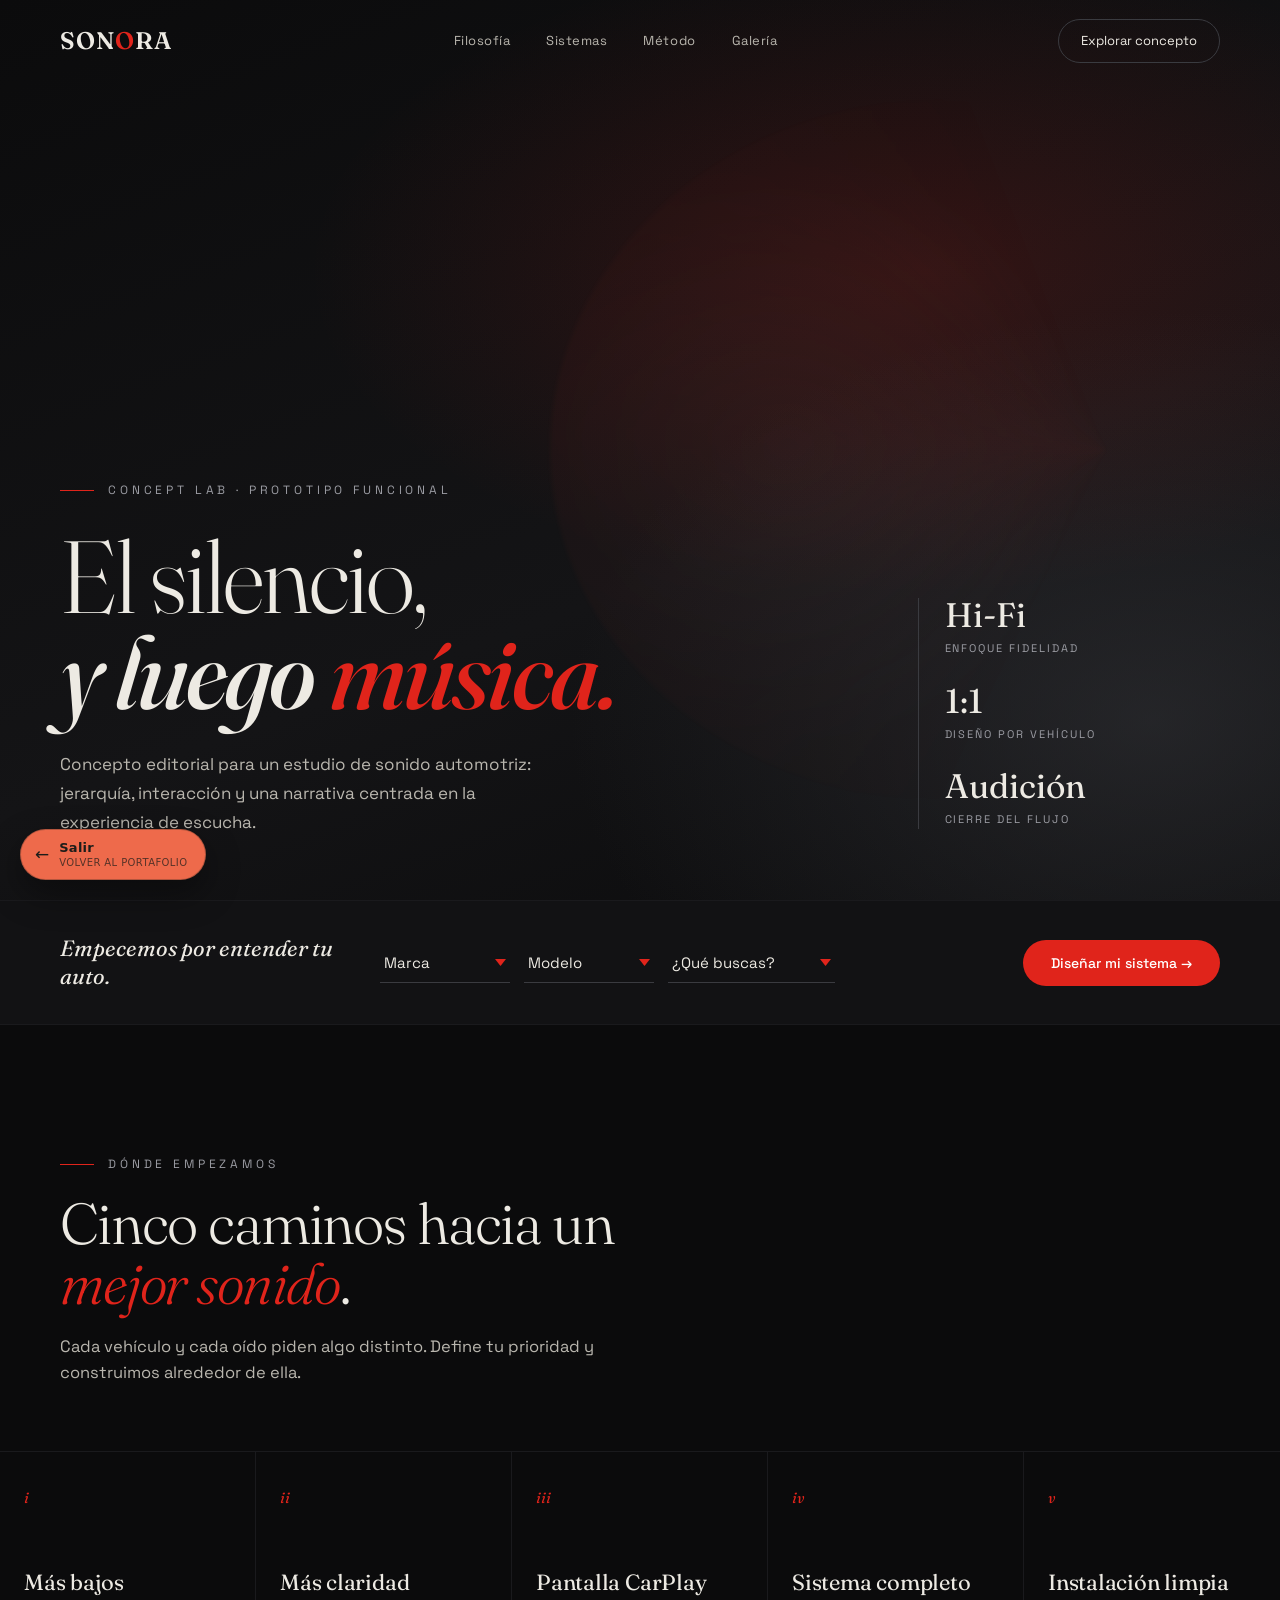
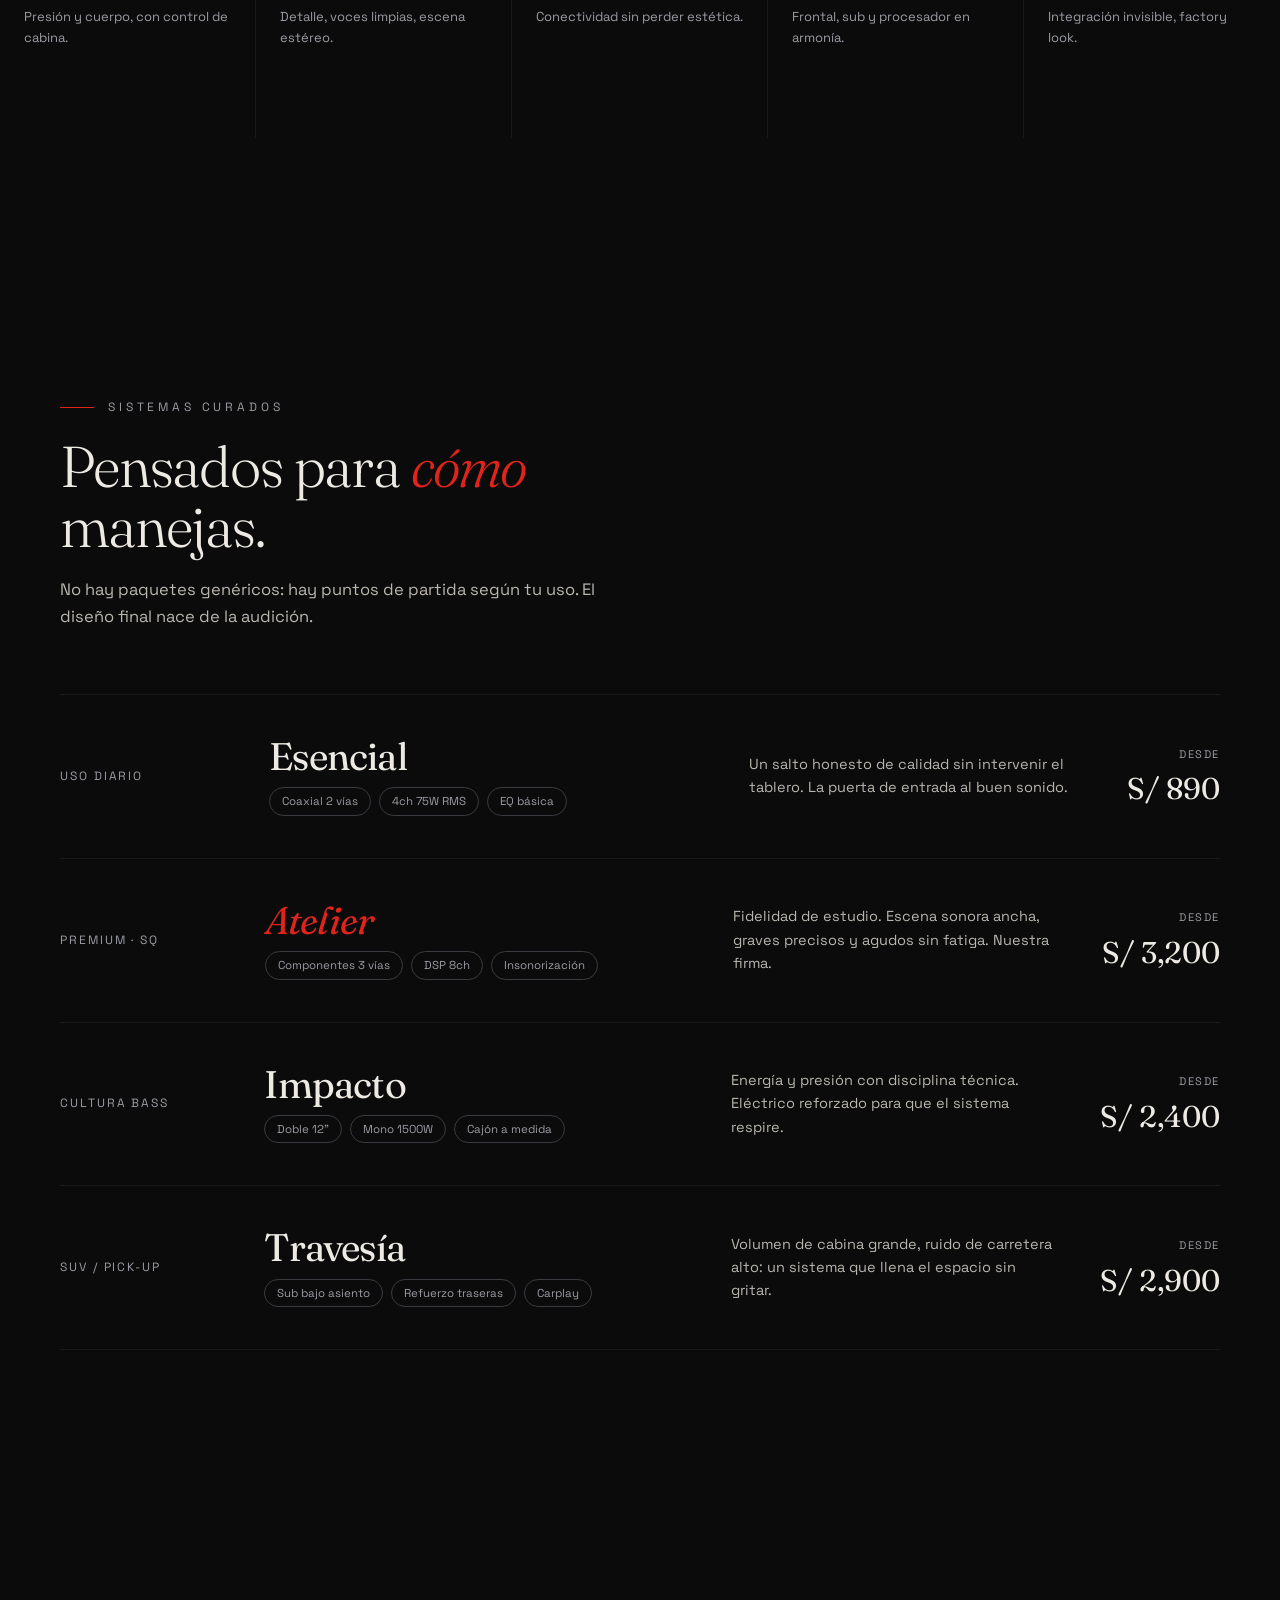
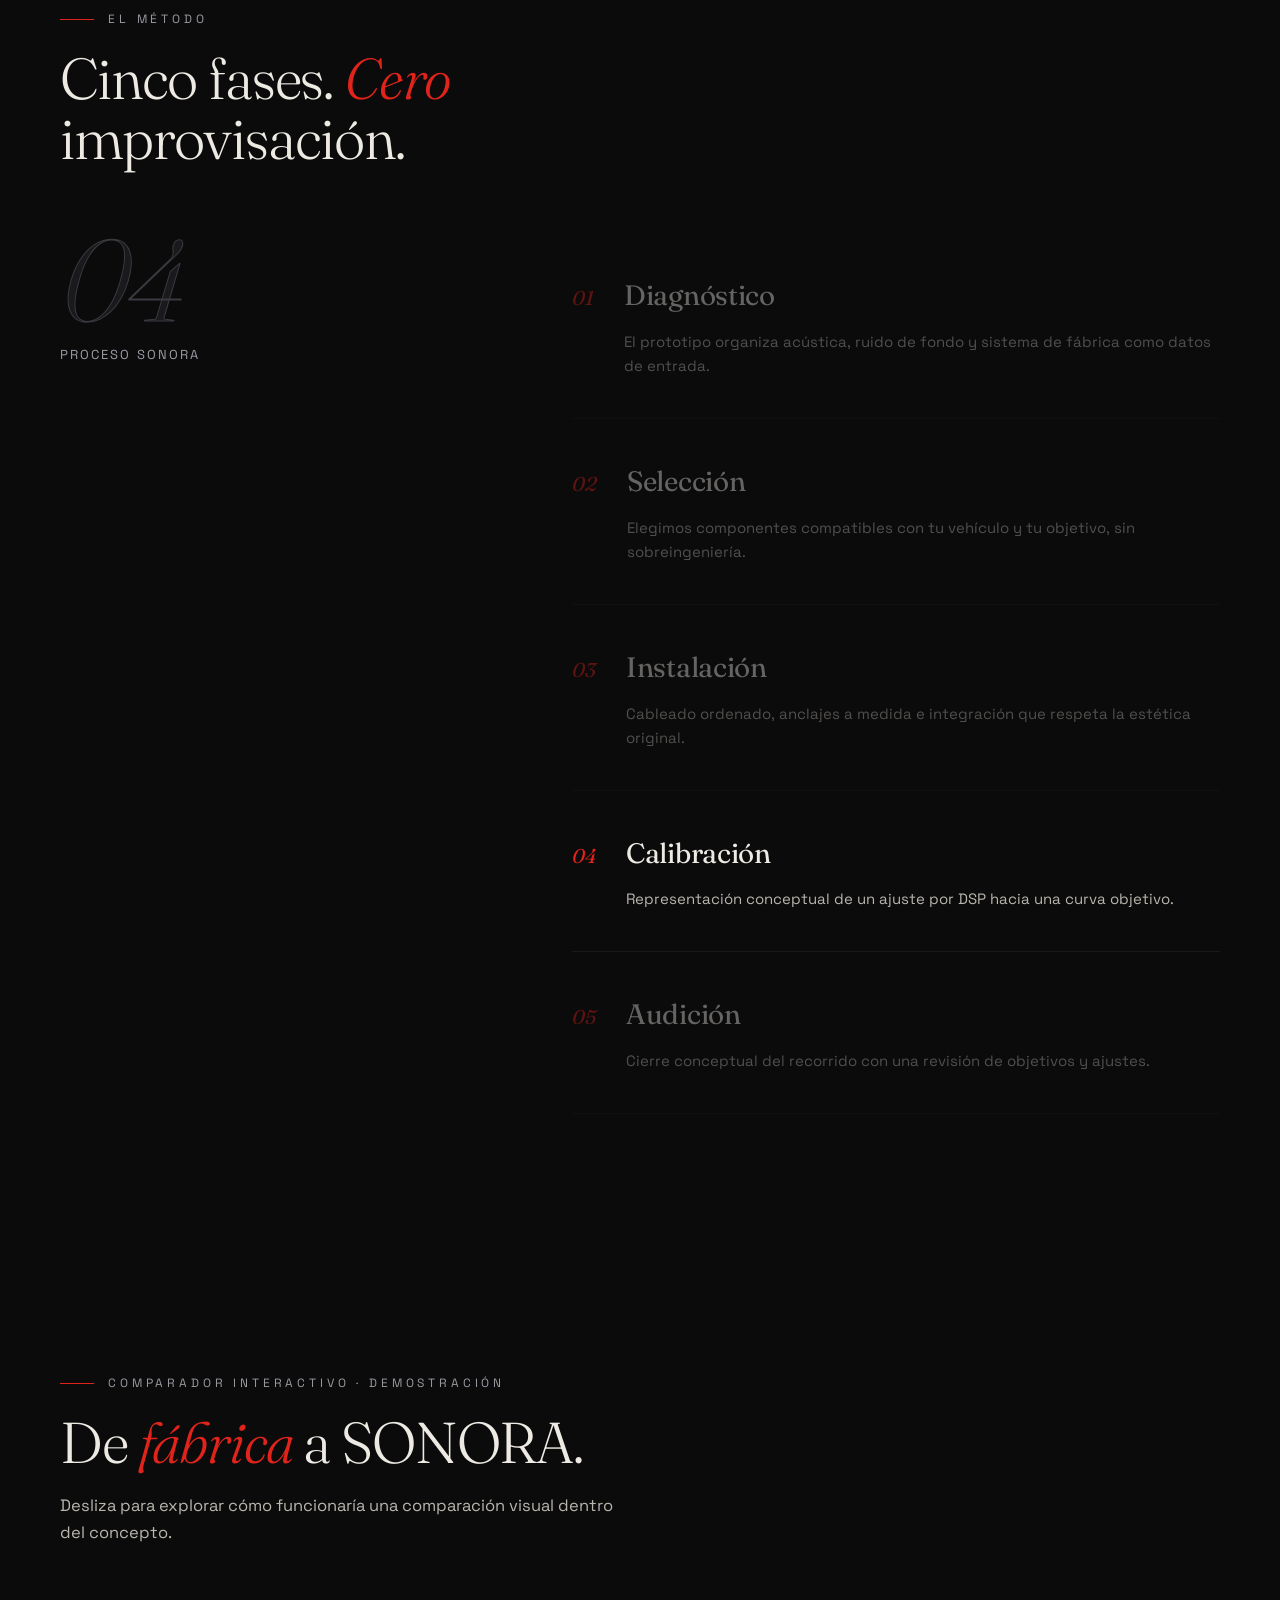
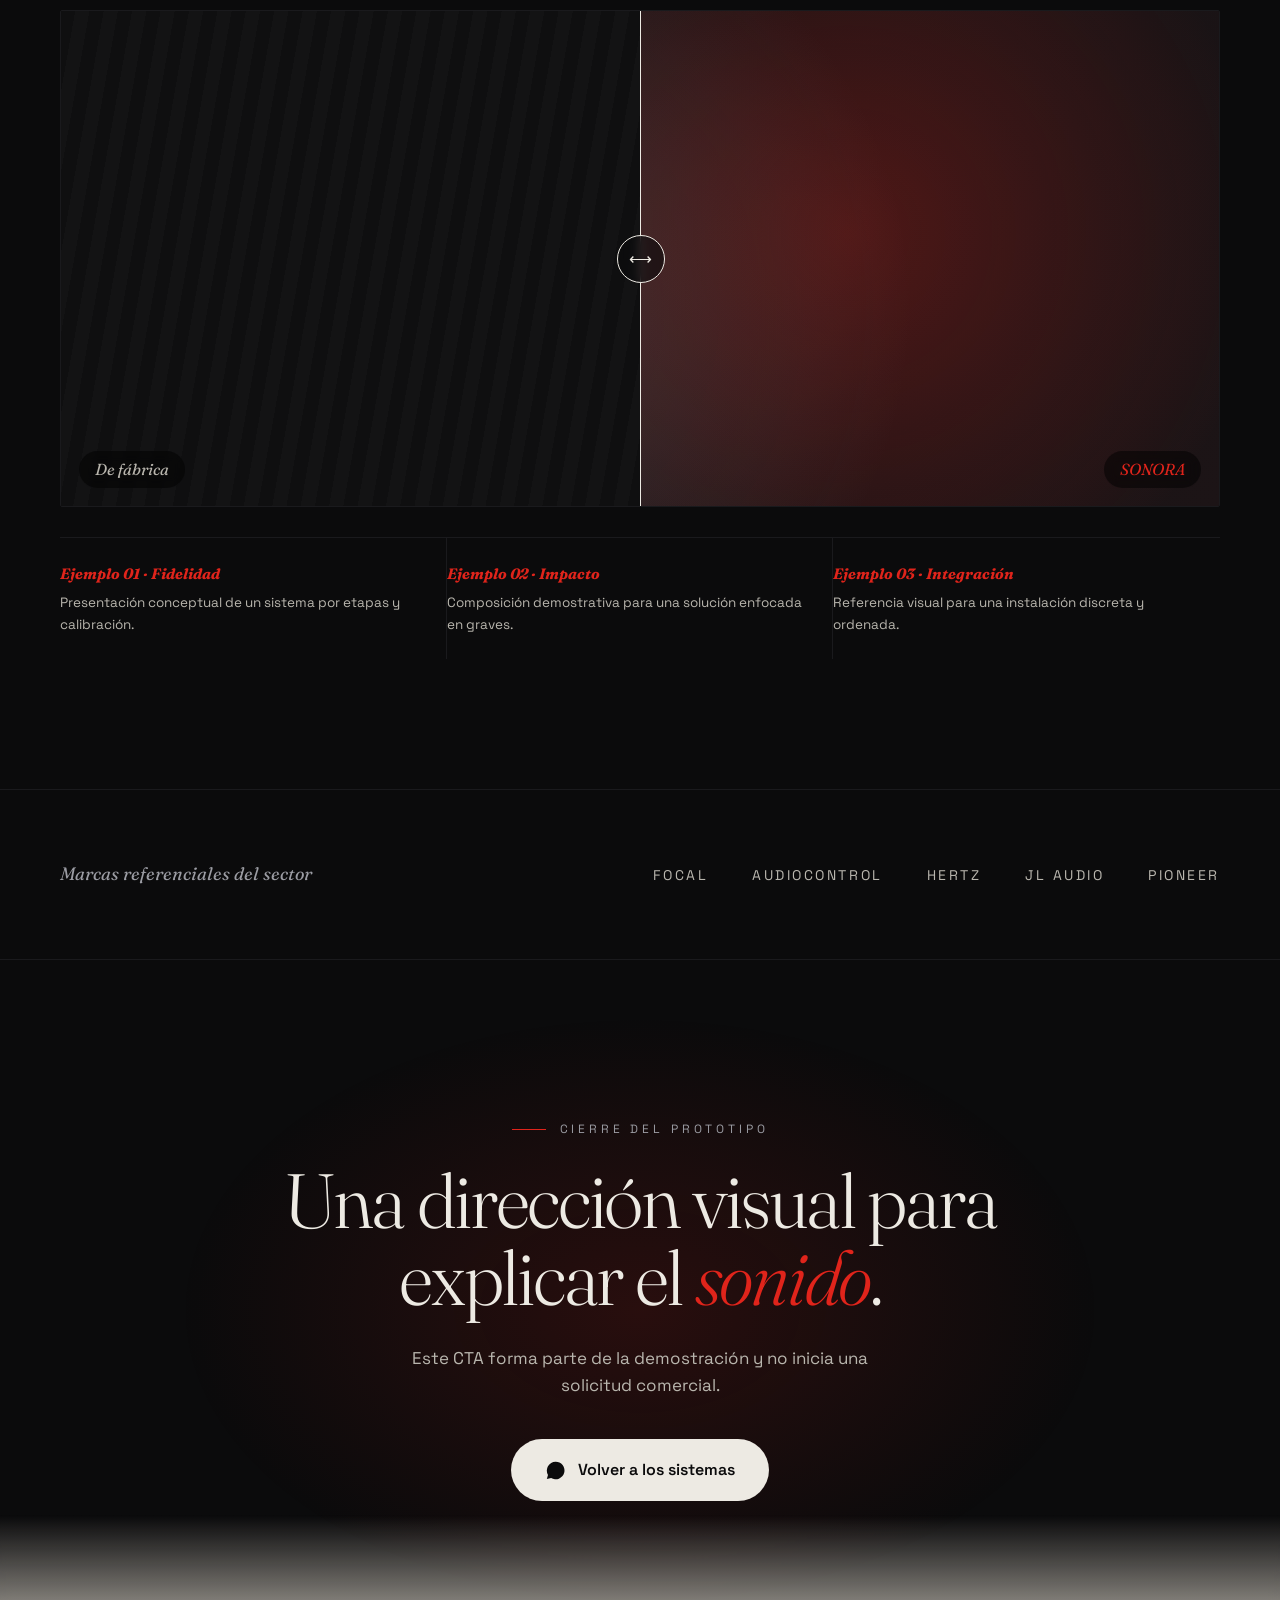
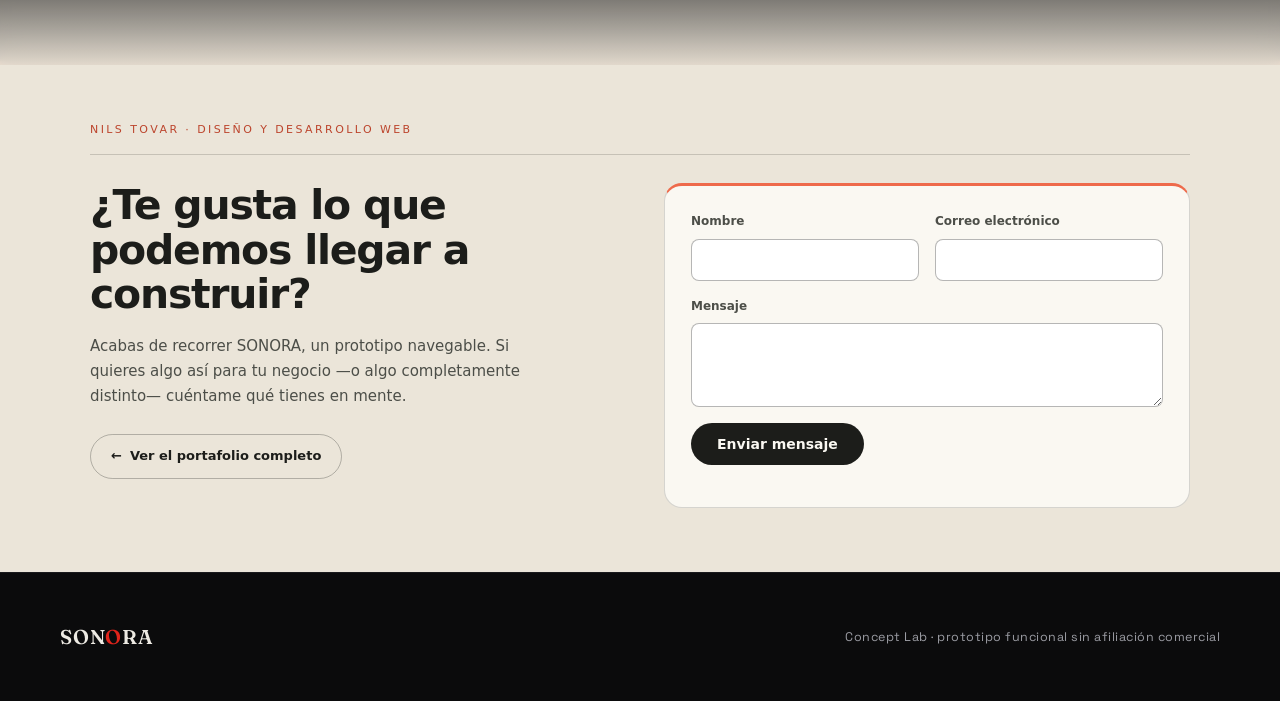
<file: lab/sonora/index.html>
<!DOCTYPE html>
<html lang="es">
<head>
<meta charset="UTF-8">
<meta name="viewport" content="width=device-width, initial-scale=1.0">
<link rel="icon" href="../../assets/favicon.svg" type="image/svg+xml">
<title>SONORA — Estudio de sonido para tu vehículo</title>
<link rel="preconnect" href="https://fonts.googleapis.com">
<link rel="preconnect" href="https://fonts.gstatic.com" crossorigin>
<link href="https://fonts.googleapis.com/css2?family=Fraunces:opsz,wght@9..144,300;9..144,400;9..144,500;9..144,600;9..144,700&family=Space+Grotesk:wght@400;500;600&display=swap" rel="stylesheet">
<style>
  :root{
    --carbon:#0B0B0C;
    --carbon-2:#121214;
    --ink:#1A1A1D;
    --metal:#3A3B40;
    --metal-light:#9B9CA3;
    --bone:#EDEAE3;
    --bone-dim:#B9B6AE;
    --racing:#E0241B;
    --racing-deep:#A6140E;
    --disp:'Fraunces',serif;
    --body:'Space Grotesk',sans-serif;
  }
  *{margin:0;padding:0;box-sizing:border-box}
  html{scroll-behavior:smooth}
  body{
    background:var(--carbon);color:var(--bone);font-family:var(--body);
    line-height:1.6;overflow-x:hidden;-webkit-font-smoothing:antialiased;
  }
  ::selection{background:var(--racing);color:#fff}
  a{color:inherit;text-decoration:none}
  .wrap{max-width:1240px;margin:0 auto;padding:0 40px}
  .num{font-family:var(--disp);font-style:italic;color:var(--racing)}
  .kicker{
    font-size:12px;letter-spacing:.32em;text-transform:uppercase;
    color:var(--metal-light);display:flex;align-items:center;gap:14px;
  }
  .kicker::before{content:"";width:34px;height:1px;background:var(--racing)}

  /* nav */
  header{position:fixed;top:0;left:0;right:0;z-index:60;transition:.4s;mix-blend-mode:normal}
  header.scrolled{background:rgba(11,11,12,.82);backdrop-filter:blur(16px)}
  .nav{display:flex;align-items:center;justify-content:space-between;height:82px}
  .logo{font-family:var(--disp);font-weight:600;font-size:24px;letter-spacing:.04em}
  .logo b{color:var(--racing);font-weight:600}
  .nav-links{display:flex;gap:36px;font-size:13px;letter-spacing:.04em;color:var(--bone-dim)}
  .nav-links a{position:relative;transition:.3s}
  .nav-links a::after{content:"";position:absolute;left:0;bottom:-5px;width:0;height:1px;background:var(--racing);transition:.3s}
  .nav-links a:hover{color:var(--bone)}
  .nav-links a:hover::after{width:100%}
  .nav-cta{font-size:13px;border:1px solid var(--metal);padding:11px 22px;border-radius:40px;transition:.3s}
  .nav-cta:hover{background:var(--bone);color:var(--carbon);border-color:var(--bone)}
  .burger{display:none;flex-direction:column;gap:5px;cursor:pointer}
  .burger span{width:26px;height:2px;background:var(--bone)}

  /* HERO — editorial full bleed asymmetric */
  .hero{min-height:100vh;display:flex;align-items:flex-end;position:relative;padding-bottom:7vh;overflow:hidden}
  .hero-bg{
    position:absolute;inset:0;z-index:0;
    background:
      radial-gradient(ellipse 80% 60% at 72% 30%,rgba(224,36,27,.16),transparent 60%),
      radial-gradient(ellipse 70% 70% at 90% 80%,rgba(58,59,64,.5),transparent 65%),
      linear-gradient(160deg,#0B0B0C,#141416 60%,#0B0B0C);
  }
  /* faint car silhouette via conic + lines */
  .hero-bg::after{
    content:"";position:absolute;right:-5%;top:50%;transform:translateY(-50%);
    width:62%;height:78%;opacity:.5;
    background:
      radial-gradient(circle at 30% 50%,rgba(237,234,227,.05),transparent 45%),
      conic-gradient(from 200deg at 70% 50%,transparent,rgba(224,36,27,.08),transparent 40%);
    border-radius:50%;filter:blur(2px);
  }
  .hero .wrap{position:relative;z-index:2;width:100%}
  .hero-grid{display:grid;grid-template-columns:1.45fr .55fr;gap:60px;align-items:end}
  .hero h1{
    font-family:var(--disp);font-weight:300;font-size:clamp(48px,8vw,118px);
    line-height:.94;letter-spacing:-.02em;
  }
  .hero h1 em{font-style:italic;font-weight:500;color:var(--bone)}
  .hero h1 .red{color:var(--racing);font-style:italic;font-weight:500}
  .hero .sub{margin-top:30px;max-width:480px;font-size:17px;color:var(--bone-dim);line-height:1.7}
  .hero .meta{
    border-left:1px solid var(--metal);padding-left:26px;
    display:flex;flex-direction:column;gap:26px;margin-bottom:8px;
  }
  .hero .meta .item b{font-family:var(--disp);font-size:34px;font-weight:400;display:block;line-height:1}
  .hero .meta .item span{font-size:11px;letter-spacing:.18em;text-transform:uppercase;color:var(--metal-light);margin-top:8px;display:block}
  .scroll-hint{position:absolute;bottom:26px;left:40px;font-size:11px;letter-spacing:.25em;text-transform:uppercase;color:var(--metal-light);display:flex;align-items:center;gap:10px;z-index:3}
  .scroll-hint .ln{width:1px;height:38px;background:linear-gradient(var(--racing),transparent);animation:slide 2.4s infinite}
  @keyframes slide{0%{transform:scaleY(0);transform-origin:top}50%{transform:scaleY(1);transform-origin:top}50.1%{transform-origin:bottom}100%{transform:scaleY(0);transform-origin:bottom}}

  /* consultative selector bar */
  .consult{background:var(--carbon-2);border-top:1px solid var(--ink);border-bottom:1px solid var(--ink)}
  .consult .wrap{display:grid;grid-template-columns:auto 1fr auto;gap:40px;align-items:center;padding:34px 40px}
  .consult .q{font-family:var(--disp);font-size:22px;font-style:italic;font-weight:400;max-width:280px;line-height:1.25}
  .consult .fields{display:flex;gap:14px;flex-wrap:wrap}
  .consult select{
    appearance:none;background:transparent;border:none;border-bottom:1px solid var(--metal);
    color:var(--bone);padding:10px 30px 10px 4px;font-family:var(--body);font-size:15px;cursor:pointer;
    background-image:url("data:image/svg+xml,%3Csvg xmlns='http://www.w3.org/2000/svg' width='11' height='7' viewBox='0 0 11 7'%3E%3Cpath fill='%23E0241B' d='M5.5 7 0 0h11z'/%3E%3C/svg%3E");
    background-repeat:no-repeat;background-position:right 4px center;transition:.3s;min-width:130px;
  }
  .consult select:focus{outline:none;border-color:var(--racing)}
  .consult option{background:var(--carbon)}
  .consult .go{
    background:var(--racing);color:#fff;border:none;border-radius:40px;
    padding:14px 28px;font-family:var(--body);font-size:14px;font-weight:500;cursor:pointer;transition:.3s;white-space:nowrap;
  }
  .consult .go:hover{background:var(--racing-deep);transform:translateY(-2px)}

  /* section base */
  section{padding:130px 0;position:relative}
  .lead-block{max-width:680px;margin-bottom:64px}
  .lead-block h2{font-family:var(--disp);font-weight:300;font-size:clamp(32px,4.5vw,58px);line-height:1.04;letter-spacing:-.02em;margin-top:20px}
  .lead-block h2 em{font-style:italic;color:var(--racing)}
  .lead-block p{color:var(--bone-dim);margin-top:20px;font-size:16.5px;max-width:560px}

  /* GOALS — editorial list with big serif numbers */
  .goals-ed{display:grid;grid-template-columns:repeat(5,1fr);border-top:1px solid var(--ink)}
  .goal-ed{
    border-right:1px solid var(--ink);padding:34px 24px 40px;cursor:pointer;transition:.35s;position:relative;
  }
  .goal-ed:last-child{border-right:none}
  .goal-ed:hover{background:var(--carbon-2)}
  .goal-ed .gn{font-family:var(--disp);font-style:italic;font-size:15px;color:var(--racing);display:block;margin-bottom:60px}
  .goal-ed h3{font-family:var(--disp);font-weight:400;font-size:22px;line-height:1.15;letter-spacing:-.01em}
  .goal-ed p{font-size:13px;color:var(--metal-light);margin-top:12px}
  .goal-ed .arr{margin-top:24px;color:var(--racing);opacity:0;transform:translateX(-8px);transition:.35s}
  .goal-ed:hover .arr{opacity:1;transform:none}
  @media(max-width:900px){.goals-ed{grid-template-columns:1fr 1fr}.goal-ed{border-bottom:1px solid var(--ink)}}

  /* PACKAGES — horizontal editorial rows */
  .packs-ed{display:flex;flex-direction:column}
  .pack-row{
    display:grid;grid-template-columns:.5fr 1.3fr 1fr auto;gap:40px;align-items:center;
    padding:42px 0;border-top:1px solid var(--ink);transition:.35s;position:relative;
  }
  .pack-row:last-child{border-bottom:1px solid var(--ink)}
  .pack-row::before{content:"";position:absolute;left:-40px;top:0;bottom:0;width:3px;background:var(--racing);transform:scaleY(0);transform-origin:top;transition:.35s}
  .pack-row:hover{padding-left:24px}
  .pack-row:hover::before{transform:scaleY(1)}
  .pack-row .profile{font-size:12px;letter-spacing:.16em;text-transform:uppercase;color:var(--metal-light)}
  .pack-row .name{font-family:var(--disp);font-weight:400;font-size:clamp(26px,3vw,40px);letter-spacing:-.02em;line-height:1}
  .pack-row .name em{font-style:italic;color:var(--racing)}
  .pack-row .desc{color:var(--bone-dim);font-size:14.5px}
  .pack-row .spec{display:flex;gap:8px;flex-wrap:wrap;margin-top:12px}
  .pack-row .spec span{font-size:11.5px;border:1px solid var(--metal);border-radius:30px;padding:4px 12px;color:var(--metal-light)}
  .pack-row .price{text-align:right}
  .pack-row .price b{font-family:var(--disp);font-size:30px;font-weight:400;display:block}
  .pack-row .price span{font-size:11px;letter-spacing:.14em;text-transform:uppercase;color:var(--metal-light)}
  @media(max-width:900px){.pack-row{grid-template-columns:1fr;gap:14px}.pack-row .price{text-align:left}}

  /* PROCESS — vertical narrative */
  .proc-ed{display:grid;grid-template-columns:.8fr 1.2fr;gap:80px}
  .proc-sticky{position:sticky;top:120px;height:fit-content}
  .proc-sticky .big{font-family:var(--disp);font-style:italic;font-weight:300;font-size:clamp(60px,9vw,140px);color:var(--ink);line-height:.8;-webkit-text-stroke:1px var(--metal);transition:.4s}
  .proc-list{display:flex;flex-direction:column}
  .proc-item{
    padding:40px 0;border-bottom:1px solid var(--ink);opacity:.4;transition:.5s;
    display:grid;grid-template-columns:auto 1fr;gap:30px;align-items:baseline;
  }
  .proc-item.active{opacity:1}
  .proc-item .pn{font-family:var(--disp);font-style:italic;font-size:20px;color:var(--racing)}
  .proc-item h3{font-family:var(--disp);font-weight:400;font-size:28px;letter-spacing:-.01em}
  .proc-item p{color:var(--bone-dim);margin-top:12px;font-size:15px}
  @media(max-width:900px){.proc-ed{grid-template-columns:1fr;gap:30px}.proc-sticky{position:static}}

  /* GALLERY — single large before/after, magazine framed */
  .gal-ed{display:grid;grid-template-columns:1fr;gap:30px}
  .ba2{
    position:relative;border-radius:2px;overflow:hidden;aspect-ratio:21/9;
    user-select:none;cursor:ew-resize;background:#08080a;border:1px solid var(--ink);
  }
  .ba2 .layer{position:absolute;inset:0;background-size:cover}
  .ba2 .before{
    background:
      repeating-linear-gradient(100deg,#161618 0 14px,#1b1b1e 14px 28px),
      radial-gradient(circle at 25% 50%,rgba(58,59,64,.5),transparent 60%);
    filter:grayscale(.4) brightness(.7);
  }
  .ba2 .after{
    clip-path:inset(0 0 0 50%);
    background:
      radial-gradient(circle at 68% 45%,rgba(224,36,27,.28),transparent 50%),
      radial-gradient(circle at 35% 60%,rgba(155,156,163,.25),transparent 55%),
      linear-gradient(120deg,#101012,#1c1416);
  }
  .ba2 .tag{position:absolute;bottom:18px;font-family:var(--disp);font-style:italic;font-size:16px;padding:6px 16px;background:rgba(0,0,0,.5);backdrop-filter:blur(6px);border-radius:30px}
  .ba2 .tag.b{left:18px;color:var(--bone-dim)}
  .ba2 .tag.a{right:18px;color:var(--racing)}
  .ba2 .handle{position:absolute;top:0;bottom:0;left:50%;width:1px;background:var(--bone);z-index:3}
  .ba2 .handle::after{content:"";position:absolute;top:50%;left:50%;transform:translate(-50%,-50%);width:46px;height:46px;border-radius:50%;border:1px solid var(--bone);background:rgba(11,11,12,.6);backdrop-filter:blur(4px)}
  .ba2 .handle::before{content:"⟷";position:absolute;top:50%;left:50%;transform:translate(-50%,-50%);z-index:4;font-size:16px;color:var(--bone)}
  .gal-meta{display:grid;grid-template-columns:repeat(3,1fr);border-top:1px solid var(--ink)}
  .gal-meta div{padding:24px 0;border-right:1px solid var(--ink);padding-right:24px}
  .gal-meta div:last-child{border-right:none}
  .gal-meta b{font-family:var(--disp);font-style:italic;font-size:15px;color:var(--racing);display:block;margin-bottom:6px}
  .gal-meta p{font-size:13.5px;color:var(--bone-dim)}

  /* BRANDS — quiet footnote row */
  .brands-ed{padding:70px 0;border-top:1px solid var(--ink);border-bottom:1px solid var(--ink)}
  .brands-ed .wrap{display:flex;align-items:baseline;justify-content:space-between;flex-wrap:wrap;gap:30px}
  .brands-ed .lbl{font-family:var(--disp);font-style:italic;font-size:18px;color:var(--metal-light)}
  .brands-ed .row{display:flex;gap:44px;flex-wrap:wrap}
  .brands-ed .row span{font-size:14px;letter-spacing:.18em;color:var(--bone-dim);transition:.3s}
  .brands-ed .row span:hover{color:var(--racing)}

  /* CTA — full bleed statement */
  .cta-ed{padding:160px 0;text-align:center;position:relative;overflow:hidden}
  .cta-ed .glow{position:absolute;inset:0;background:radial-gradient(ellipse 60% 70% at 50% 50%,rgba(224,36,27,.14),transparent 60%)}
  .cta-ed .wrap{position:relative;z-index:2}
  .cta-ed h2{font-family:var(--disp);font-weight:300;font-size:clamp(38px,6vw,84px);line-height:1;letter-spacing:-.03em}
  .cta-ed h2 em{font-style:italic;color:var(--racing)}
  .cta-ed p{color:var(--bone-dim);max-width:480px;margin:28px auto 40px;font-size:17px}
  .wa{display:inline-flex;align-items:center;gap:12px;background:var(--bone);color:var(--carbon);padding:18px 34px;border-radius:46px;font-weight:600;font-size:16px;transition:.3s}
  .wa:hover{background:var(--racing);color:#fff;transform:translateY(-3px)}
  .wa svg{width:21px;height:21px}

  footer{padding:48px 0;border-top:1px solid var(--ink)}
  footer .wrap{display:flex;justify-content:space-between;align-items:center;flex-wrap:wrap;gap:16px}
  footer span{font-size:12.5px;color:var(--metal-light);letter-spacing:.04em}

  @media(max-width:900px){
    .hero-grid{grid-template-columns:minmax(0,1fr);gap:40px}
    .hero .meta{flex-direction:row;flex-wrap:wrap;border-left:none;border-top:1px solid var(--metal);padding:24px 0 0;gap:24px 40px}
    .consult .wrap{grid-template-columns:1fr;gap:24px}
    .nav-links,.nav-cta{display:none}.burger{display:flex}
  }
  @media(max-width:520px){.wrap{padding:0 22px}}
  @media(prefers-reduced-motion:reduce){*{animation:none!important;transition:none!important}}
  .burger{border:0;padding:6px;background:transparent;color:inherit;font:inherit}
  @media(max-width:960px){.nav{position:relative}.nav-links.is-open{position:absolute;top:calc(100% - 2px);right:0;left:0;z-index:5;display:flex;align-items:stretch;flex-direction:column;gap:0;padding:10px;background:var(--lab-menu-bg);border:1px solid rgba(127,127,127,.35);border-radius:8px;box-shadow:0 18px 40px rgba(0,0,0,.22)}.nav-links.is-open a{width:100%;padding:11px 10px}}
</style>
</head>
<body>
<!-- Salida del simulador: siempre visible, vuelve al portafolio -->
<a class="pf-exit" href="../../index.html#lab" aria-label="Salir del simulador y volver al portafolio de Nils Tovar">
  <span class="pf-exit__arrow" aria-hidden="true">&#8592;</span>
  <span class="pf-exit__text">
    <strong>Salir</strong>
    <small>Volver al portafolio</small>
  </span>
</a>
<style>
  .pf-exit{
    position:fixed;left:20px;bottom:20px;z-index:99999;
    display:inline-flex;align-items:center;gap:10px;
    padding:11px 18px 11px 14px;border-radius:999px;
    background:#ee6a4b;color:#1c1d1a;border:1px solid rgba(28,29,26,.28);
    font-family:"Segoe UI",system-ui,-apple-system,Helvetica,Arial,sans-serif;
    text-decoration:none;box-shadow:0 14px 34px rgba(0,0,0,.38);
    transition:transform .22s cubic-bezier(.22,1,.36,1),background-color .22s ease,color .22s ease;
  }
  .pf-exit:hover,.pf-exit:focus-visible{background:#faf8f2;transform:translateY(-2px)}
  .pf-exit:focus-visible{outline:3px solid #fff;outline-offset:3px}
  .pf-exit__arrow{font-size:17px;line-height:1}
  .pf-exit__text{display:grid;gap:1px;text-align:left}
  .pf-exit__text strong{font-size:13px;font-weight:700;line-height:1.15;letter-spacing:.02em}
  .pf-exit__text small{font-size:10px;line-height:1.15;opacity:.72;letter-spacing:.04em;text-transform:uppercase}
  @media (max-width:620px){
    .pf-exit{left:14px;bottom:14px;padding:10px 15px 10px 12px}
    .pf-exit__text small{display:none}
  }
  @media print{.pf-exit{display:none}}
  .pf-embedded .pf-exit{display:none}
</style>
<script>
  // Dentro del visor del portafolio el prototipo no muestra su propia salida
  // y los enlaces de regreso abren la ventana completa.
  var pfEmbedded = window.self !== window.top;
  if (pfEmbedded) {
    document.documentElement.classList.add("pf-embedded");
    document.addEventListener("DOMContentLoaded", function () {
      document.querySelectorAll('a[href^="../../"]').forEach(function (link) {
        link.target = "_top";
      });
    });
  }

  // Escape también sale del prototipo.
  document.addEventListener("keydown", function (event) {
    if (pfEmbedded || event.key !== "Escape") return;
    var exit = document.querySelector(".pf-exit");
    if (exit) window.location.href = exit.getAttribute("href");
  });
</script>


<header id="hdr">
  <div class="wrap nav">
    <a href="#" class="logo">SON<b>O</b>RA</a>
    <nav class="nav-links" id="labMenu">
      <a href="#filosofia">Filosofía</a>
      <a href="#sistemas">Sistemas</a>
      <a href="#metodo">Método</a>
      <a href="#galeria">Galería</a>
    </nav>
    <a href="#sistemas" class="nav-cta">Explorar concepto</a>
    <button class="burger" type="button" aria-controls="labMenu" aria-expanded="false" aria-label="Abrir navegación"><span></span><span></span><span></span></button>
  </div>
</header>

<!-- HERO -->
<section class="hero">
  <div class="hero-bg"></div>
  <div class="wrap">
    <div class="hero-grid">
      <div>
        <span class="kicker">Concept Lab · prototipo funcional</span>
        <h1 style="margin-top:28px">El silencio,<br><em>y luego</em> <span class="red">música.</span></h1>
        <p class="sub">Concepto editorial para un estudio de sonido automotriz: jerarquía, interacción y una narrativa centrada en la experiencia de escucha.</p>
      </div>
      <div class="meta">
        <div class="item"><b>Hi-Fi</b><span>Enfoque fidelidad</span></div>
        <div class="item"><b>1:1</b><span>Diseño por vehículo</span></div>
        <div class="item"><b>Audición</b><span>Cierre del flujo</span></div>
      </div>
    </div>
  </div>
  <div class="scroll-hint"><span class="ln"></span>Desliza</div>
</section>

<!-- CONSULTATIVE SELECTOR -->
<div class="consult">
  <div class="wrap">
    <p class="q">Empecemos por entender tu auto.</p>
    <div class="fields">
      <select aria-label="Marca"><option>Marca</option><option>Toyota</option><option>Hyundai</option><option>Kia</option><option>Mazda</option><option>Volkswagen</option></select>
      <select aria-label="Modelo"><option>Modelo</option><option>Corolla</option><option>Tucson</option><option>CX-5</option><option>Hilux</option></select>
      <select aria-label="Objetivo"><option>¿Qué buscas?</option><option>Claridad / SQ</option><option>Más bajos</option><option>Sistema completo</option><option>Pantalla CarPlay</option></select>
    </div>
    <button class="go">Diseñar mi sistema →</button>
  </div>
</div>

<!-- GOALS -->
<section id="filosofia">
  <div class="wrap">
    <div class="lead-block">
      <span class="kicker">Dónde empezamos</span>
      <h2>Cinco caminos hacia un <em>mejor sonido</em>.</h2>
      <p>Cada vehículo y cada oído piden algo distinto. Define tu prioridad y construimos alrededor de ella.</p>
    </div>
  </div>
  <div class="goals-ed">
    <div class="goal-ed"><span class="gn">i</span><h3>Más bajos</h3><p>Presión y cuerpo, con control de cabina.</p><div class="arr">→</div></div>
    <div class="goal-ed"><span class="gn">ii</span><h3>Más claridad</h3><p>Detalle, voces limpias, escena estéreo.</p><div class="arr">→</div></div>
    <div class="goal-ed"><span class="gn">iii</span><h3>Pantalla CarPlay</h3><p>Conectividad sin perder estética.</p><div class="arr">→</div></div>
    <div class="goal-ed"><span class="gn">iv</span><h3>Sistema completo</h3><p>Frontal, sub y procesador en armonía.</p><div class="arr">→</div></div>
    <div class="goal-ed"><span class="gn">v</span><h3>Instalación limpia</h3><p>Integración invisible, factory look.</p><div class="arr">→</div></div>
  </div>
</section>

<!-- PACKAGES -->
<section id="sistemas">
  <div class="wrap">
    <div class="lead-block">
      <span class="kicker">Sistemas curados</span>
      <h2>Pensados para <em>cómo</em> manejas.</h2>
      <p>No hay paquetes genéricos: hay puntos de partida según tu uso. El diseño final nace de la audición.</p>
    </div>
    <div class="packs-ed">
      <div class="pack-row">
        <div class="profile">Uso diario</div>
        <div>
          <div class="name">Esencial</div>
          <div class="spec"><span>Coaxial 2 vías</span><span>4ch 75W RMS</span><span>EQ básica</span></div>
        </div>
        <div class="desc">Un salto honesto de calidad sin intervenir el tablero. La puerta de entrada al buen sonido.</div>
        <div class="price"><span>Desde</span><b>S/ 890</b></div>
      </div>
      <div class="pack-row">
        <div class="profile">Premium · SQ</div>
        <div>
          <div class="name"><em>Atelier</em></div>
          <div class="spec"><span>Componentes 3 vías</span><span>DSP 8ch</span><span>Insonorización</span></div>
        </div>
        <div class="desc">Fidelidad de estudio. Escena sonora ancha, graves precisos y agudos sin fatiga. Nuestra firma.</div>
        <div class="price"><span>Desde</span><b>S/ 3,200</b></div>
      </div>
      <div class="pack-row">
        <div class="profile">Cultura bass</div>
        <div>
          <div class="name">Impacto</div>
          <div class="spec"><span>Doble 12"</span><span>Mono 1500W</span><span>Cajón a medida</span></div>
        </div>
        <div class="desc">Energía y presión con disciplina técnica. Eléctrico reforzado para que el sistema respire.</div>
        <div class="price"><span>Desde</span><b>S/ 2,400</b></div>
      </div>
      <div class="pack-row">
        <div class="profile">SUV / Pick-up</div>
        <div>
          <div class="name">Travesía</div>
          <div class="spec"><span>Sub bajo asiento</span><span>Refuerzo traseras</span><span>Carplay</span></div>
        </div>
        <div class="desc">Volumen de cabina grande, ruido de carretera alto: un sistema que llena el espacio sin gritar.</div>
        <div class="price"><span>Desde</span><b>S/ 2,900</b></div>
      </div>
    </div>
  </div>
</section>

<!-- PROCESS -->
<section id="metodo">
  <div class="wrap">
    <div class="lead-block">
      <span class="kicker">El método</span>
      <h2>Cinco fases. <em>Cero</em> improvisación.</h2>
    </div>
    <div class="proc-ed">
      <div class="proc-sticky">
        <div class="big" id="bigNum">01</div>
        <p style="color:var(--metal-light);font-size:13px;letter-spacing:.16em;text-transform:uppercase;margin-top:20px">Proceso SONORA</p>
      </div>
      <div class="proc-list" id="procList">
      <div class="proc-item active"><span class="pn">01</span><div><h3>Diagnóstico</h3><p>El prototipo organiza acústica, ruido de fondo y sistema de fábrica como datos de entrada.</p></div></div>
        <div class="proc-item"><span class="pn">02</span><div><h3>Selección</h3><p>Elegimos componentes compatibles con tu vehículo y tu objetivo, sin sobreingeniería.</p></div></div>
        <div class="proc-item"><span class="pn">03</span><div><h3>Instalación</h3><p>Cableado ordenado, anclajes a medida e integración que respeta la estética original.</p></div></div>
      <div class="proc-item"><span class="pn">04</span><div><h3>Calibración</h3><p>Representación conceptual de un ajuste por DSP hacia una curva objetivo.</p></div></div>
      <div class="proc-item"><span class="pn">05</span><div><h3>Audición</h3><p>Cierre conceptual del recorrido con una revisión de objetivos y ajustes.</p></div></div>
      </div>
    </div>
  </div>
</section>

<!-- GALLERY -->
<section id="galeria">
  <div class="wrap">
    <div class="lead-block">
      <span class="kicker">Comparador interactivo · demostración</span>
      <h2>De <em>fábrica</em> a SONORA.</h2>
      <p>Desliza para explorar cómo funcionaría una comparación visual dentro del concepto.</p>
    </div>
    <div class="gal-ed">
      <div class="ba2" id="ba2">
        <div class="layer before"></div>
        <div class="layer after" id="after2"></div>
        <span class="tag b">De fábrica</span>
        <span class="tag a">SONORA</span>
        <div class="handle" id="handle2"></div>
      </div>
      <div class="gal-meta">
        <div><b>Ejemplo 01 · Fidelidad</b><p>Presentación conceptual de un sistema por etapas y calibración.</p></div>
        <div><b>Ejemplo 02 · Impacto</b><p>Composición demostrativa para una solución enfocada en graves.</p></div>
        <div><b>Ejemplo 03 · Integración</b><p>Referencia visual para una instalación discreta y ordenada.</p></div>
      </div>
    </div>
  </div>
</section>

<!-- BRANDS -->
<div class="brands-ed">
  <div class="wrap">
    <span class="lbl">Marcas referenciales del sector</span>
    <div class="row">
      <span>FOCAL</span><span>AUDIOCONTROL</span><span>HERTZ</span><span>JL&nbsp;AUDIO</span><span>PIONEER</span>
    </div>
  </div>
</div>

<!-- CTA -->
<section class="cta-ed" id="cta">
  <div class="glow"></div>
  <div class="wrap">
    <span class="kicker" style="justify-content:center">Cierre del prototipo</span>
    <h2 style="margin-top:24px">Una dirección visual para<br>explicar el <em>sonido</em>.</h2>
    <p>Este CTA forma parte de la demostración y no inicia una solicitud comercial.</p>
    <a href="#sistemas" class="wa">
      <svg viewBox="0 0 24 24" fill="currentColor"><path d="M17.5 14.4c-.3-.2-1.7-.8-2-.9-.3-.1-.5-.2-.6.2-.2.3-.7.8-.8 1-.2.2-.3.2-.6.1-.3-.2-1.2-.5-2.3-1.4-.9-.8-1.4-1.7-1.6-2-.2-.3 0-.5.1-.6l.5-.5c.1-.2.2-.3.3-.5 0-.2 0-.4 0-.5-.1-.2-.6-1.5-.9-2-.2-.5-.4-.4-.6-.4h-.5c-.2 0-.5.1-.7.3-.2.3-.9.9-.9 2.2s.9 2.5 1 2.7c.2.2 1.8 2.8 4.4 3.9 1.6.7 2.2.7 3 .6.5 0 1.5-.6 1.7-1.2.2-.6.2-1.1.2-1.2-.1-.1-.3-.2-.6-.3zM12 2a10 10 0 0 0-8.6 15l-1.3 4.8 4.9-1.3A10 10 0 1 0 12 2z"/></svg>
      Volver a los sistemas
    </a>
  </div>
</section>

<section class="pf-cta" aria-labelledby="pf-cta-title">
  <div class="pf-cta__fade" aria-hidden="true">
    <div></div><div></div><div></div><div></div><div></div>
  </div>
  <div class="pf-cta__inner">
    <p class="pf-cta__kicker">Nils Tovar · Diseño y desarrollo web</p>
    <div class="pf-cta__grid">
      <div class="pf-cta__copy">
        <h2 id="pf-cta-title">¿Te gusta lo que podemos llegar a construir?</h2>
        <p>
          Acabas de recorrer SONORA, un prototipo navegable. Si quieres algo así
          para tu negocio —o algo completamente distinto— cuéntame qué tienes en mente.
        </p>
        <a class="pf-cta__back" href="../../index.html#lab">
          <span aria-hidden="true">&#8592;</span> Ver el portafolio completo
        </a>
      </div>

      <form class="pf-cta__form" action="https://formspree.io/f/xrenojvo" method="POST">
        <input type="hidden" name="origen" value="Prototipo SONORA">
        <label>
          <span>Nombre</span>
          <input type="text" name="name" autocomplete="name" required>
        </label>
        <label>
          <span>Correo electrónico</span>
          <input type="email" name="email" autocomplete="email" required>
        </label>
        <label class="pf-cta__full">
          <span>Mensaje</span>
          <textarea name="message" rows="3" required></textarea>
        </label>
        <input class="pf-cta__trap" type="text" name="_gotcha" tabindex="-1" autocomplete="off" aria-hidden="true">
        <button type="submit">Enviar mensaje</button>
        <p class="pf-cta__status" role="status" aria-live="polite"></p>
      </form>
    </div>
  </div>
</section>
<style>
  .pf-cta{
    position:relative;margin:0;padding:0;
    background:#ebe5d9;color:#1c1d1a;
    font-family:"Segoe UI",system-ui,-apple-system,Helvetica,Arial,sans-serif;
    border-top:4px solid #ee6a4b;
  }
  .pf-cta__fade{position:absolute;left:0;right:0;top:-150px;height:150px;pointer-events:none}
  .pf-cta__fade>div{position:absolute;inset:0}
  .pf-cta__fade>div:nth-child(1){backdrop-filter:blur(1px);-webkit-backdrop-filter:blur(1px);
    -webkit-mask-image:linear-gradient(to bottom,transparent 0%,#000 20%);mask-image:linear-gradient(to bottom,transparent 0%,#000 20%)}
  .pf-cta__fade>div:nth-child(2){backdrop-filter:blur(3px);-webkit-backdrop-filter:blur(3px);
    -webkit-mask-image:linear-gradient(to bottom,transparent 20%,#000 40%);mask-image:linear-gradient(to bottom,transparent 20%,#000 40%)}
  .pf-cta__fade>div:nth-child(3){backdrop-filter:blur(7px);-webkit-backdrop-filter:blur(7px);
    -webkit-mask-image:linear-gradient(to bottom,transparent 40%,#000 60%);mask-image:linear-gradient(to bottom,transparent 40%,#000 60%)}
  .pf-cta__fade>div:nth-child(4){backdrop-filter:blur(14px);-webkit-backdrop-filter:blur(14px);
    -webkit-mask-image:linear-gradient(to bottom,transparent 60%,#000 82%);mask-image:linear-gradient(to bottom,transparent 60%,#000 82%)}
  .pf-cta__fade>div:nth-child(5){background:linear-gradient(to bottom,rgba(235,229,217,0) 0%,rgba(235,229,217,.5) 55%,rgba(235,229,217,.93) 100%)}
  .pf-cta__inner{max-width:1180px;margin:0 auto;padding:56px 40px 64px}
  .pf-cta__kicker{
    margin:0 0 28px;padding-bottom:16px;border-bottom:1px solid rgba(28,29,26,.18);
    font-size:11px;letter-spacing:.22em;text-transform:uppercase;color:#bc452d
  }
  .pf-cta__grid{display:grid;grid-template-columns:minmax(0,1fr) minmax(0,1fr);gap:48px;align-items:start}
  .pf-cta__copy h2{margin:0;font-size:clamp(26px,3.2vw,42px);font-weight:600;line-height:1.08;letter-spacing:-.03em;color:#1c1d1a}
  .pf-cta__copy p{margin:18px 0 0;max-width:46ch;font-size:15px;line-height:1.65;color:#4c4e48}
  .pf-cta__back{
    display:inline-flex;align-items:center;gap:8px;margin-top:26px;padding:11px 20px;
    border:1px solid rgba(28,29,26,.28);border-radius:999px;
    font-size:13px;font-weight:600;color:#1c1d1a;text-decoration:none;transition:.22s
  }
  .pf-cta__back:hover{background:#1c1d1a;border-color:#1c1d1a;color:#f2efe7}
  .pf-cta__form{display:grid;grid-template-columns:repeat(2,minmax(0,1fr));gap:16px;
    padding:26px;background:#faf8f2;border:1px solid rgba(28,29,26,.16);border-top:3px solid #ee6a4b;border-radius:18px}
  .pf-cta__form label{display:flex;flex-direction:column;gap:7px;font-size:12px;font-weight:600;color:#4c4e48}
  .pf-cta__full{grid-column:1/-1}
  .pf-cta__form input,.pf-cta__form textarea{
    width:100%;padding:12px 14px;background:#fff;
    border:1px solid rgba(28,29,26,.32);border-radius:8px;
    color:#1c1d1a;font-family:inherit;font-size:14px;font-weight:400;outline:none;transition:border-color .2s
  }
  .pf-cta__form textarea{resize:vertical;min-height:84px}
  .pf-cta__form input:focus,.pf-cta__form textarea:focus{border-color:#ee6a4b}
  .pf-cta__form button{
    grid-column:1/-1;justify-self:start;padding:13px 26px;border:0;border-radius:999px;
    background:#1c1d1a;color:#faf8f2;font-family:inherit;font-size:14px;font-weight:700;cursor:pointer;transition:.22s
  }
  .pf-cta__form button:hover{background:#ee6a4b;color:#1c1d1a}
  .pf-cta__form button[disabled]{opacity:.6;cursor:default}
  .pf-cta__trap{position:absolute;left:-9999px;width:1px;height:1px;opacity:0}
  .pf-cta__status{grid-column:1/-1;margin:0;font-size:13px;color:#4c4e48}
  .pf-cta__status[data-state="error"]{color:#bc452d}
  .pf-cta__status[data-state="ok"]{color:#2f6b48}
  @media (max-width:860px){
    .pf-cta__inner{padding:44px 22px 52px}
    .pf-cta__grid{grid-template-columns:minmax(0,1fr);gap:30px}
    .pf-cta__form{grid-template-columns:minmax(0,1fr)}
    .pf-cta__fade{top:-90px;height:90px}
  }
</style>
<script>
  (function () {
    var form = document.querySelector(".pf-cta__form");
    if (!form) return;
    var status = form.querySelector(".pf-cta__status");
    var button = form.querySelector("button");
    form.addEventListener("submit", function (event) {
      if (form.querySelector("[name='_gotcha']").value) return;
      event.preventDefault();
      button.disabled = true;
      status.removeAttribute("data-state");
      status.textContent = "Enviando…";
      fetch(form.action, {
        method: "POST",
        body: new FormData(form),
        headers: { Accept: "application/json" }
      })
        .then(function (response) {
          if (!response.ok) throw new Error();
          form.reset();
          status.setAttribute("data-state", "ok");
          status.textContent = "Gracias, tu mensaje fue enviado.";
        })
        .catch(function () {
          status.setAttribute("data-state", "error");
          status.textContent = "No se pudo enviar. Escríbeme a niltovap@gmail.com.";
        })
        .then(function () {
          button.disabled = false;
        });
    });
  })();
</script>
<footer>
  <div class="wrap">
    <a href="#" class="logo" style="font-size:20px">SON<b>O</b>RA</a>
    <span>Concept Lab · prototipo funcional sin afiliación comercial</span>
  </div>
</footer>

<script>
  const hdr=document.getElementById('hdr');
  addEventListener('scroll',()=>hdr.classList.toggle('scrolled',scrollY>40));

  // before/after slider
  const ba=document.getElementById('ba2'),handle=document.getElementById('handle2'),after=document.getElementById('after2');
  let drag=false;
  function setPos(x){
    const r=ba.getBoundingClientRect();
    let p=((x-r.left)/r.width)*100;p=Math.max(2,Math.min(98,p));
    handle.style.left=p+'%';after.style.clipPath=`inset(0 0 0 ${p}%)`;
  }
  ba.addEventListener('pointerdown',e=>{drag=true;setPos(e.clientX)});
  addEventListener('pointermove',e=>{if(drag)setPos(e.clientX)});
  addEventListener('pointerup',()=>drag=false);

  // process scroll-spy
  const items=[...document.querySelectorAll('.proc-item')],big=document.getElementById('bigNum');
  const io=new IntersectionObserver(es=>{
    es.forEach(e=>{
      if(e.isIntersecting){
        items.forEach(i=>i.classList.remove('active'));
        e.target.classList.add('active');
        big.textContent=e.target.querySelector('.pn').textContent;
      }
    });
  },{rootMargin:'-45% 0px -45% 0px'});
  items.forEach(i=>io.observe(i));
</script>
<script>
  (() => {
    const toggle = document.querySelector('.burger');
    const menu = document.querySelector('#labMenu');
    if (!toggle || !menu) return;

    document.documentElement.style.setProperty('--lab-menu-bg', getComputedStyle(document.body).backgroundColor);

    const closeMenu = (restoreFocus = false) => {
      menu.classList.remove('is-open');
      toggle.setAttribute('aria-expanded', 'false');
      toggle.setAttribute('aria-label', 'Abrir navegación');
      if (restoreFocus) toggle.focus();
    };

    toggle.addEventListener('click', () => {
      const isOpen = menu.classList.toggle('is-open');
      toggle.setAttribute('aria-expanded', String(isOpen));
      toggle.setAttribute('aria-label', isOpen ? 'Cerrar navegación' : 'Abrir navegación');
    });

    menu.querySelectorAll('a').forEach(link => link.addEventListener('click', () => closeMenu()));
    document.addEventListener('keydown', event => {
      if (event.key === 'Escape' && menu.classList.contains('is-open')) closeMenu(true);
    });
  })();
</script>
</body>
</html>
</file>
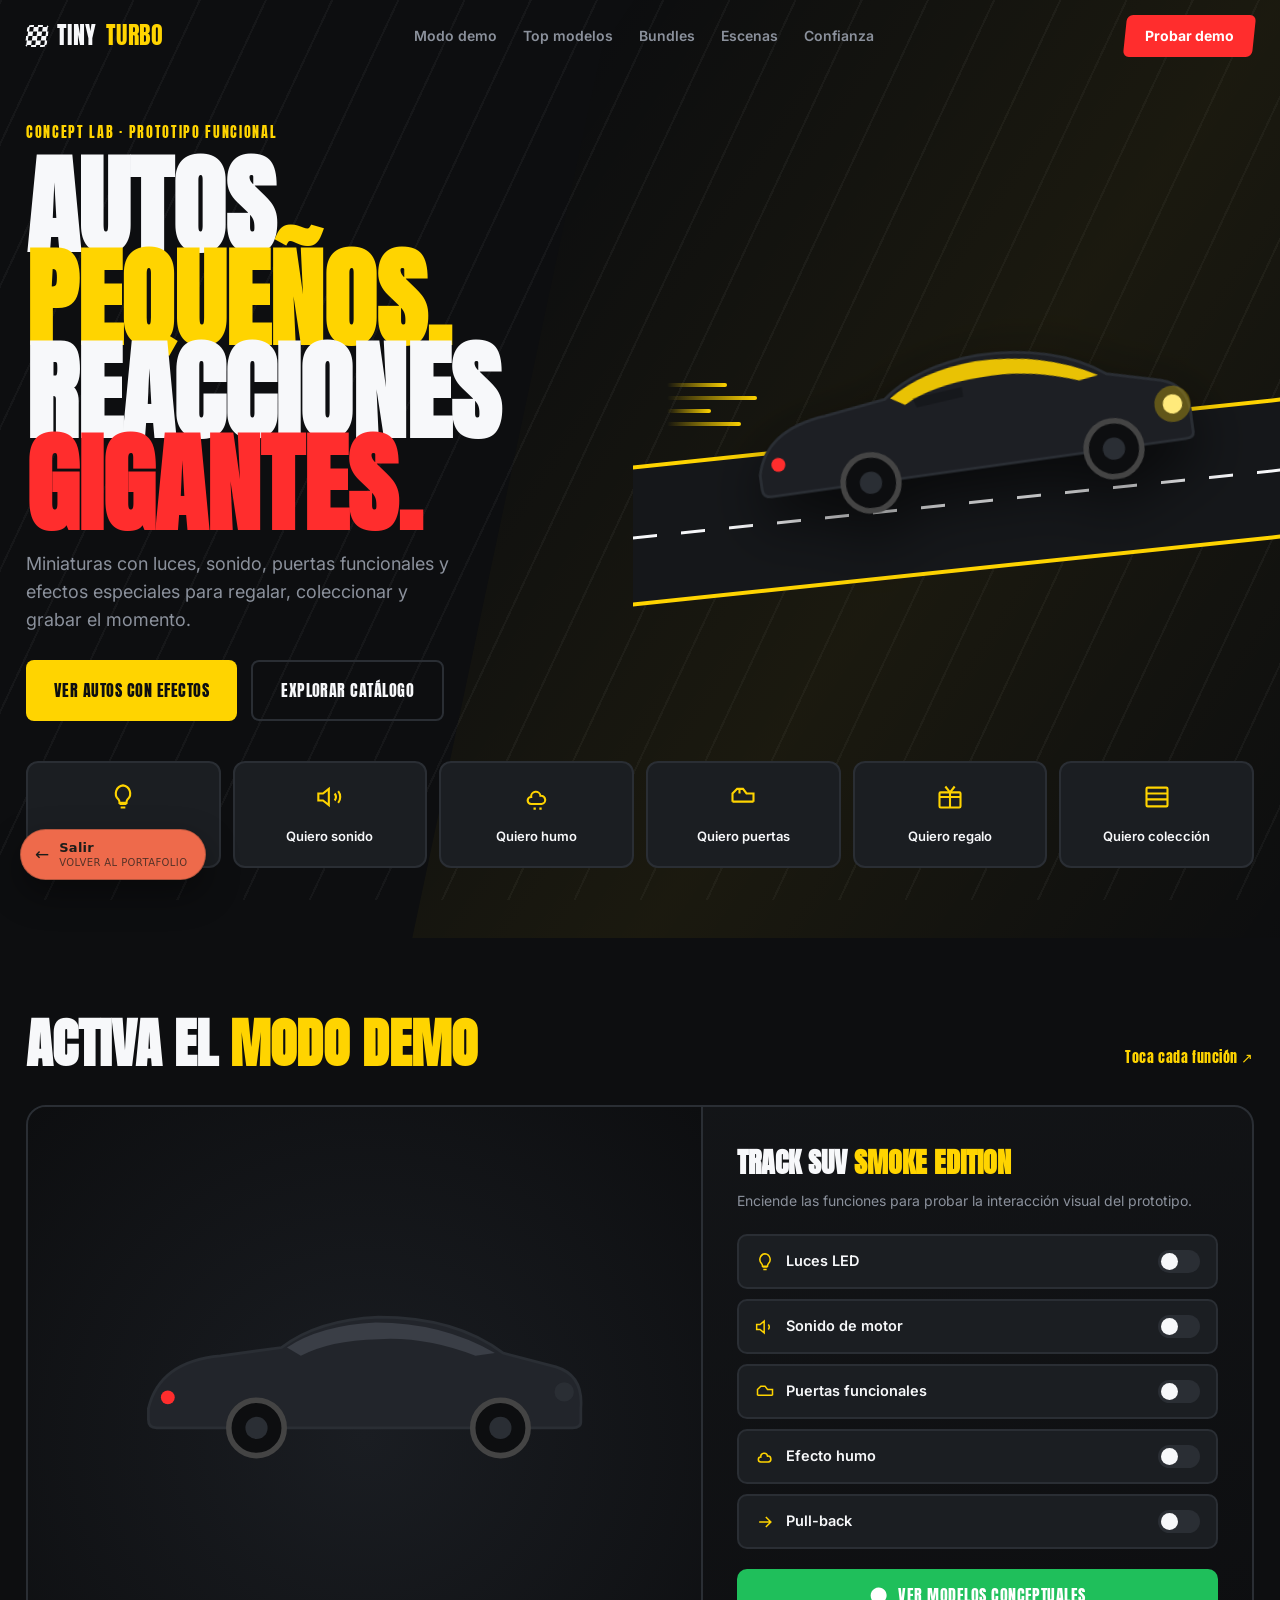
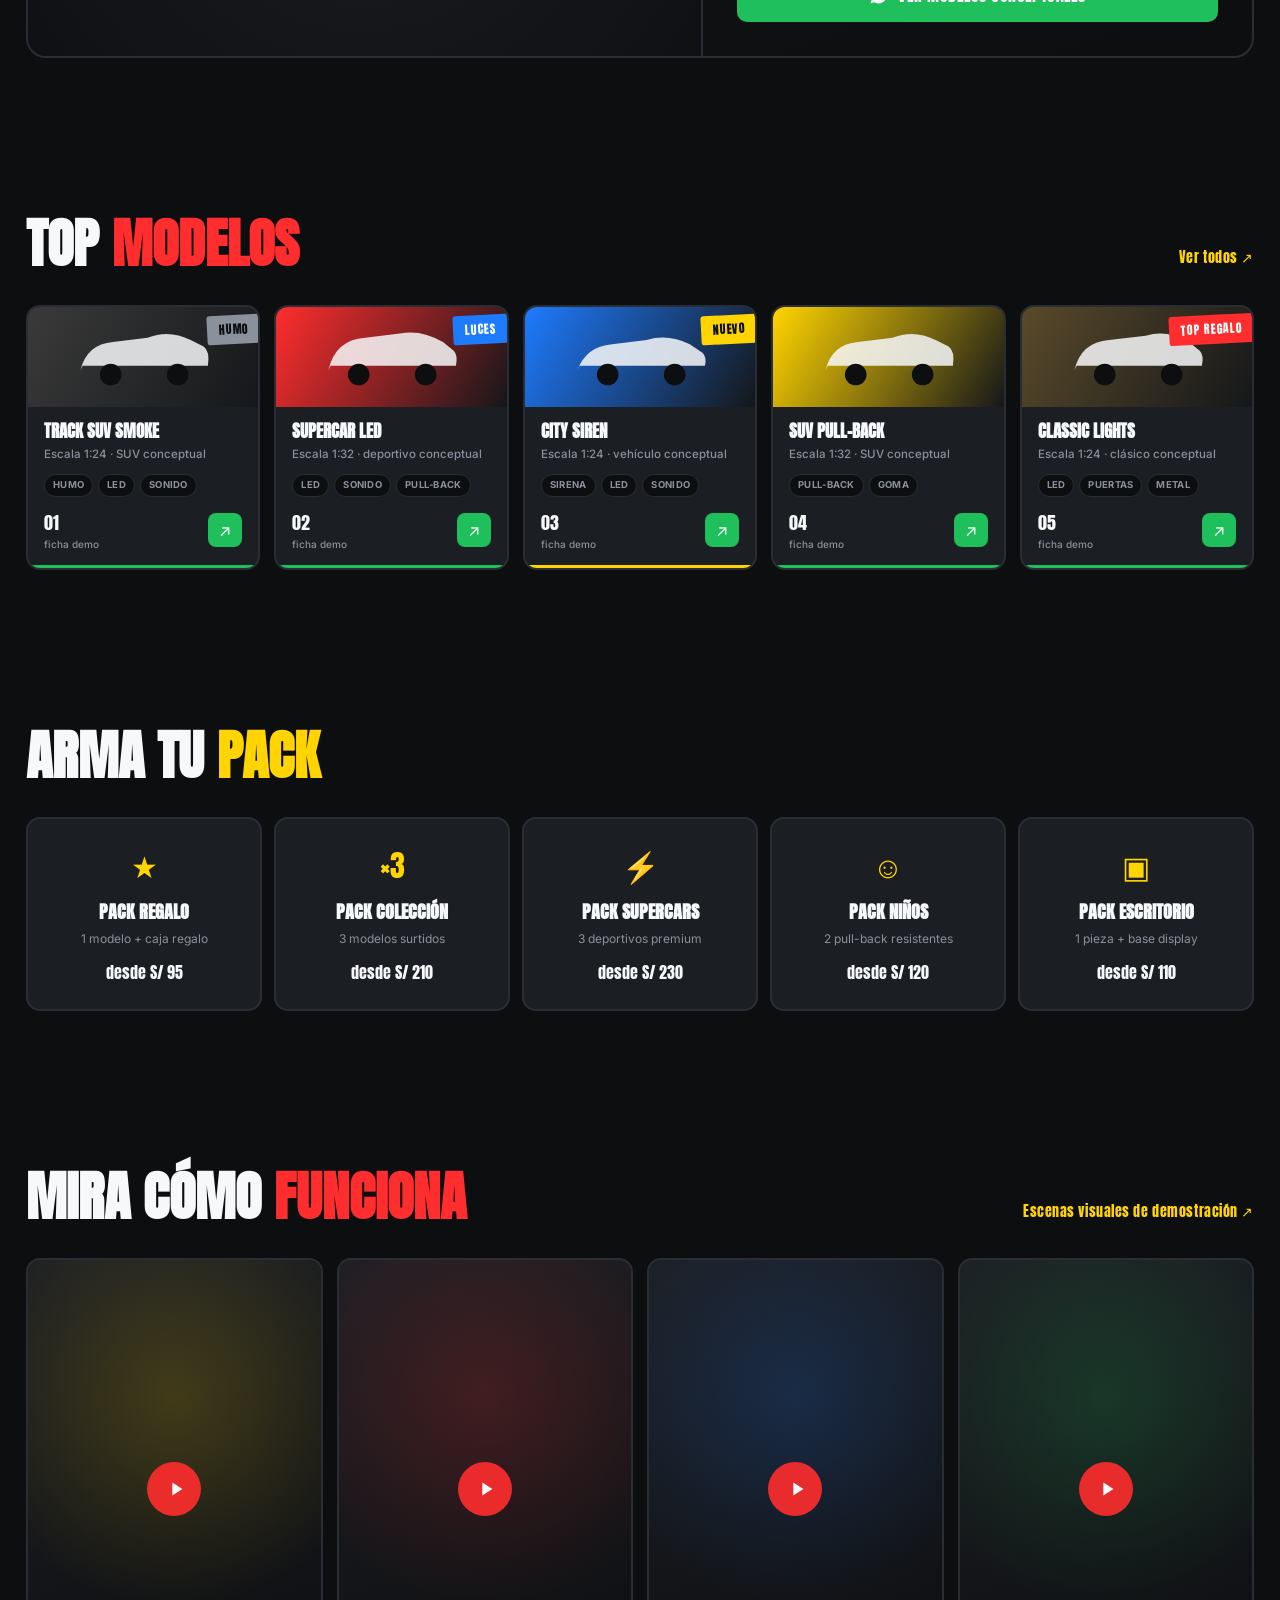
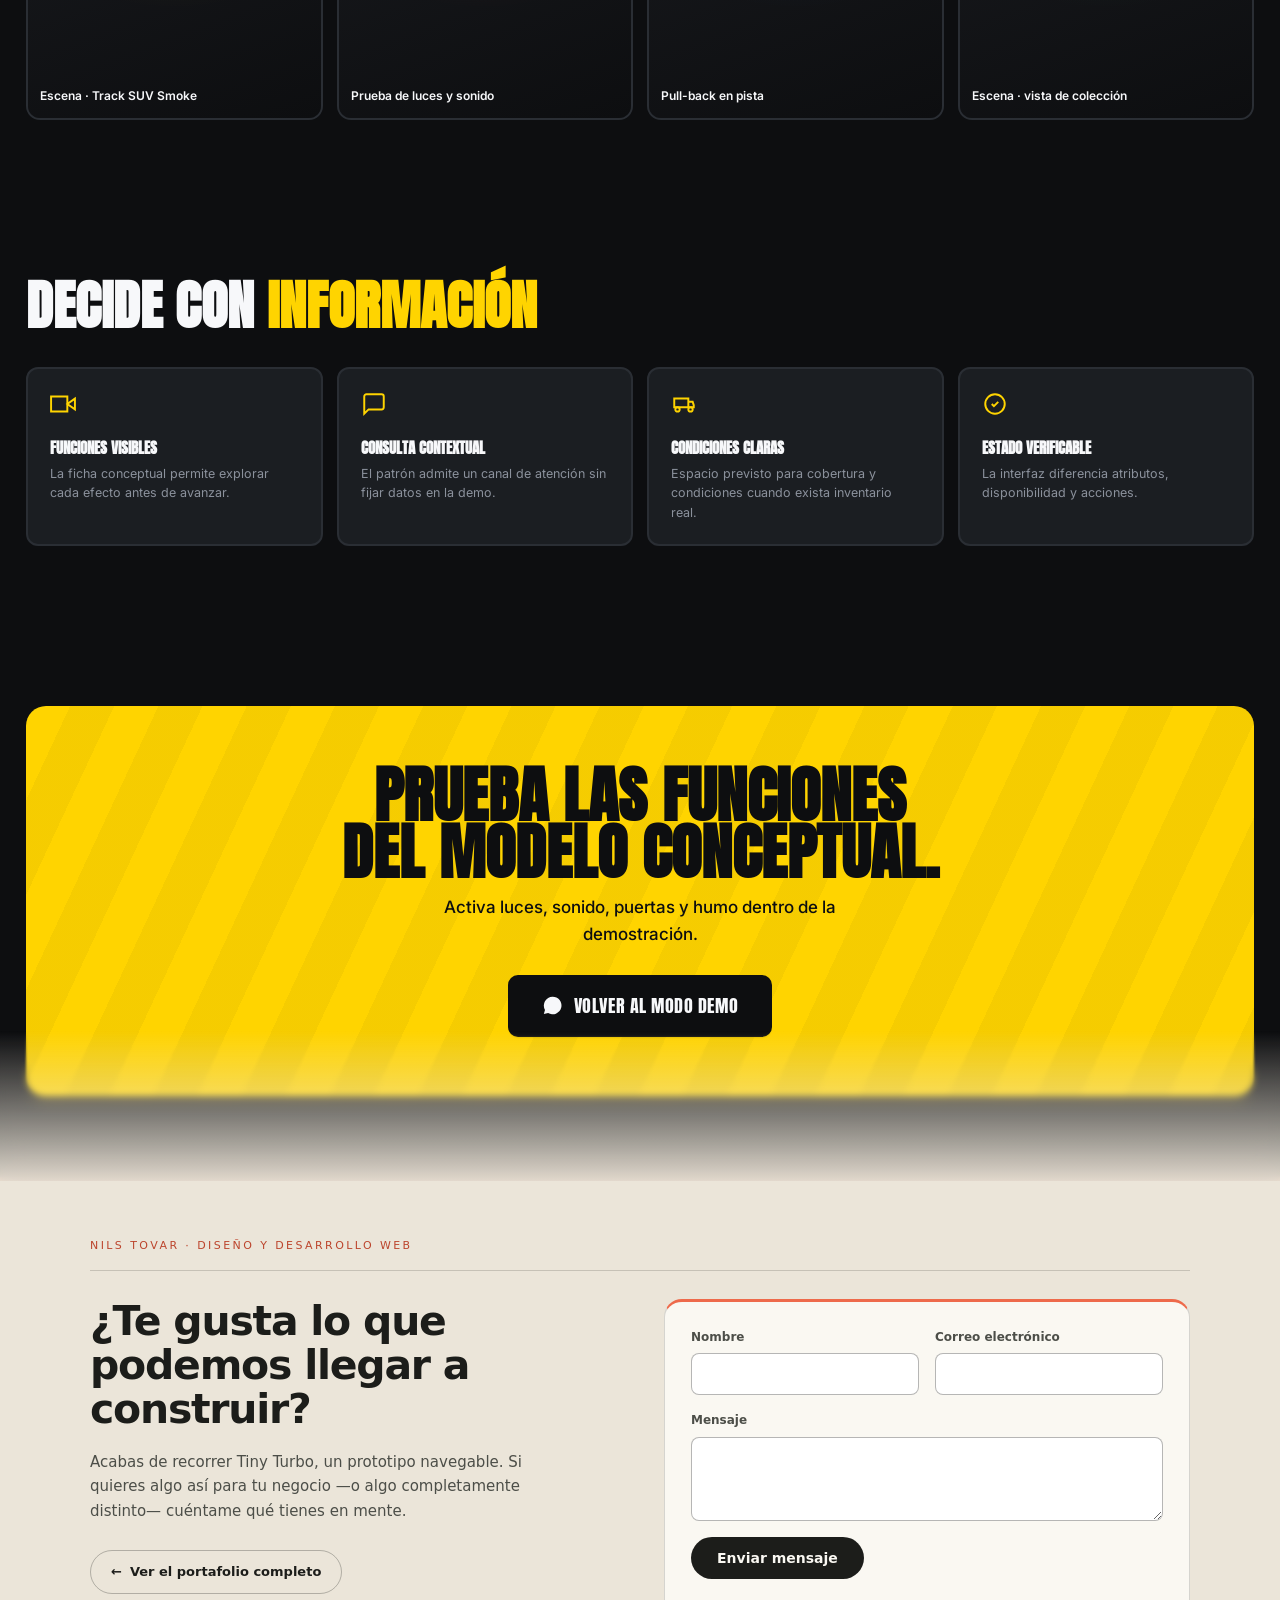
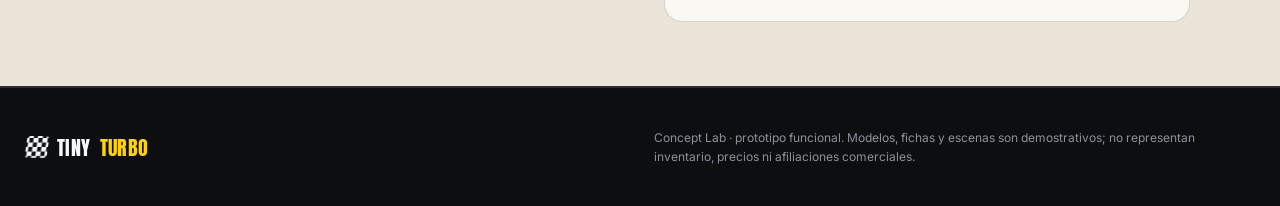
<file: lab/tiny-turbo/index.html>
<!DOCTYPE html>
<html lang="es">
<head>
<meta charset="UTF-8">
<meta name="viewport" content="width=device-width, initial-scale=1.0">
<link rel="icon" href="../../assets/favicon.svg" type="image/svg+xml">
<title>Tiny Turbo — Autos pequeños. Reacciones gigantes.</title>
<link rel="preconnect" href="https://fonts.googleapis.com">
<link rel="preconnect" href="https://fonts.gstatic.com" crossorigin>
<link href="https://fonts.googleapis.com/css2?family=Anton&family=Inter:wght@400;500;600;700;800&display=swap" rel="stylesheet">
<style>
  :root{
    --carbon:#0D0E10;
    --carbon-2:#15171A;
    --panel:#1B1E22;
    --line:#2A2E34;
    --white:#F7F8FA;
    --gray:#8B919C;
    --racing:#FFD400;
    --nitro:#FF2D2D;
    --electric:#1E7BFF;
    --green:#1FBF5B;
    --disp:'Anton',sans-serif;
    --body:'Inter',sans-serif;
  }
  *{margin:0;padding:0;box-sizing:border-box}
  html{scroll-behavior:smooth}
  body{background:var(--carbon);color:var(--white);font-family:var(--body);line-height:1.55;overflow-x:hidden;-webkit-font-smoothing:antialiased}
  ::selection{background:var(--racing);color:var(--carbon)}
  a{color:inherit;text-decoration:none}
  .wrap{max-width:1280px;margin:0 auto;padding:0 26px}
  .disp{font-family:var(--disp);font-weight:400;letter-spacing:.01em;text-transform:uppercase}

  /* sticker / badge */
  .sticker{display:inline-block;font-family:var(--disp);font-size:12px;letter-spacing:.06em;text-transform:uppercase;padding:5px 12px;transform:rotate(-3deg);border-radius:3px}
  .st-new{background:var(--racing);color:var(--carbon)}
  .st-smoke{background:var(--gray);color:var(--carbon)}
  .st-light{background:var(--electric);color:#fff}
  .st-top{background:var(--nitro);color:#fff}

  header{position:fixed;top:0;left:0;right:0;z-index:60;transition:.3s}
  header.scrolled{background:rgba(13,14,16,.9);backdrop-filter:blur(14px);border-bottom:2px solid var(--racing)}
  .nav{display:flex;align-items:center;justify-content:space-between;height:72px}
  .logo{display:flex;align-items:center;gap:9px;font-family:var(--disp);font-size:24px;letter-spacing:.02em}
  .logo .o{color:var(--racing)}
  .logo .flag{width:22px;height:22px;background:repeating-conic-gradient(var(--white) 0 25%,var(--carbon) 0 50%) 50%/9px 9px;border-radius:4px;transform:skewX(-8deg)}
  .nav-links{display:flex;gap:26px;font-size:14px;font-weight:600;color:var(--gray)}
  .nav-links a:hover{color:var(--racing)}
  .nav-cta{background:var(--nitro);color:#fff;padding:10px 20px;border-radius:6px;font-weight:700;font-size:14px;transition:.2s;transform:skewX(-6deg)}
  .nav-cta span{display:inline-block;transform:skewX(6deg)}
  .nav-cta:hover{background:#e02020;transform:skewX(-6deg) translateY(-2px)}
  .burger{display:none;flex-direction:column;gap:5px;cursor:pointer}
  .burger span{width:25px;height:2.5px;background:var(--white)}

  /* speed lines bg */
  .speedlines{position:fixed;inset:0;z-index:0;pointer-events:none;opacity:.04;background:repeating-linear-gradient(115deg,var(--white) 0 2px,transparent 2px 60px)}

  /* HERO kinetic */
  .hero{position:relative;z-index:1;padding:120px 0 70px;overflow:hidden}
  .hero::before{content:"";position:absolute;top:0;right:-10%;width:70%;height:100%;background:linear-gradient(115deg,transparent,rgba(255,212,0,.06),transparent);transform:skewX(-12deg)}
  .hero-grid{display:grid;grid-template-columns:1.05fr .95fr;gap:40px;align-items:center;position:relative}
  .hero .eyebrow{font-family:var(--disp);font-size:14px;letter-spacing:.12em;color:var(--racing);text-transform:uppercase}
  .hero h1{font-family:var(--disp);font-size:clamp(52px,8.5vw,108px);line-height:.86;letter-spacing:0;text-transform:uppercase;margin:16px 0 18px}
  .hero h1 .n{color:var(--nitro)}
  .hero h1 .y{color:var(--racing)}
  .hero p.lead{font-size:18px;color:var(--gray);max-width:440px;margin-bottom:26px}
  .hero-cta{display:flex;gap:14px;flex-wrap:wrap}
  .btn{font-family:var(--disp);letter-spacing:.03em;text-transform:uppercase;padding:16px 28px;border-radius:8px;font-size:16px;transition:.2s;display:inline-flex;align-items:center;gap:9px;cursor:pointer;border:none}
  .btn-y{background:var(--racing);color:var(--carbon)}
  .btn-y:hover{transform:translateY(-3px);box-shadow:0 16px 34px -14px rgba(255,212,0,.5)}
  .btn-o{background:transparent;color:var(--white);border:2px solid var(--line)}
  .btn-o:hover{border-color:var(--racing);color:var(--racing)}

  /* hero car diagonal */
  .hero-car{position:relative;aspect-ratio:1.2;display:flex;align-items:center;justify-content:center}
  .track{position:absolute;bottom:18%;left:-10%;right:-10%;height:30%;background:var(--carbon-2);transform:skewY(-6deg);border-top:4px solid var(--racing);border-bottom:4px solid var(--racing)}
  .track::after{content:"";position:absolute;top:50%;left:0;right:0;height:3px;background:repeating-linear-gradient(90deg,var(--white) 0 24px,transparent 24px 48px)}
  .hcar{position:relative;z-index:3;width:84%;transform:rotate(-8deg);filter:drop-shadow(0 24px 30px rgba(0,0,0,.6))}
  .hcar svg{width:100%}
  .vlines{position:absolute;left:-4%;top:42%;z-index:2;display:flex;flex-direction:column;gap:9px}
  .vlines i{height:4px;background:linear-gradient(90deg,transparent,var(--racing));border-radius:3px;animation:zoom 1.1s linear infinite}
  .vlines i:nth-child(1){width:60px}.vlines i:nth-child(2){width:90px;animation-delay:.15s}.vlines i:nth-child(3){width:44px;animation-delay:.3s}.vlines i:nth-child(4){width:74px;animation-delay:.1s}
  @keyframes zoom{0%{transform:translateX(20px);opacity:0}40%{opacity:1}100%{transform:translateX(-30px);opacity:0}}

  /* experience selector */
  .exp{position:relative;z-index:1;padding:40px 0 0}
  .exp-row{display:grid;grid-template-columns:repeat(6,1fr);gap:12px}
  .exp-btn{background:var(--panel);border:2px solid var(--line);border-radius:12px;padding:20px 14px;cursor:pointer;text-align:center;transition:.2s;font-weight:600}
  .exp-btn:hover{border-color:var(--racing);transform:translateY(-4px)}
  .exp-btn svg{width:28px;height:28px;margin-bottom:8px;color:var(--racing)}
  .exp-btn span{font-size:13px;display:block}
  @media(max-width:880px){.exp-row{grid-template-columns:repeat(3,1fr)}}

  section{position:relative;z-index:1;padding:80px 0}
  .sh{display:flex;align-items:flex-end;justify-content:space-between;margin-bottom:36px;flex-wrap:wrap;gap:12px}
  .sh h2{font-family:var(--disp);font-size:clamp(30px,4.6vw,54px);text-transform:uppercase;line-height:.95}
  .sh h2 .y{color:var(--racing)}.sh h2 .n{color:var(--nitro)}
  .sh .link{font-family:var(--disp);font-size:14px;color:var(--racing);letter-spacing:.04em}

  /* DEMO signature */
  .demo{background:linear-gradient(160deg,var(--carbon-2),var(--carbon));border:2px solid var(--line);border-radius:20px;overflow:hidden}
  .demo-grid{display:grid;grid-template-columns:1.1fr .9fr}
  .demo-stage{position:relative;min-height:380px;display:flex;align-items:center;justify-content:center;background:radial-gradient(ellipse at 50% 60%,#1a1d22,#0d0e10);overflow:hidden;transition:.4s}
  .demo-stage.on{background:radial-gradient(ellipse at 50% 55%,#241f0a,#0d0e10)}
  .dcar{position:relative;z-index:4;width:70%;transition:.3s}
  .dcar svg{width:100%}
  .dcar .beam{opacity:0;transition:.3s}
  .demo-stage.lights .dcar .beam{opacity:1}
  .demo-stage.lights .hl{fill:#FFF3B0;filter:drop-shadow(0 0 10px #FFD400)}
  /* smoke particles */
  .dsmoke{position:absolute;z-index:3;bottom:24%;left:18%;width:46px;height:46px;border-radius:50%;background:radial-gradient(circle,rgba(247,248,250,.55),transparent 70%);filter:blur(8px);opacity:0}
  .demo-stage.smoke .dsmoke{animation:psmoke 2.4s ease-in infinite}
  .demo-stage.smoke .dsmoke.b{animation-delay:.8s;left:24%}
  .demo-stage.smoke .dsmoke.c{animation-delay:1.6s;left:13%}
  @keyframes psmoke{0%{transform:translateY(0) scale(.5);opacity:0}25%{opacity:.6}100%{transform:translateY(-90px) scale(2);opacity:0}}
  /* pullback speed lines */
  .dlines{position:absolute;right:8%;top:48%;z-index:2;display:flex;flex-direction:column;gap:8px;opacity:0;transition:.3s}
  .demo-stage.pull .dlines{opacity:1}
  .demo-stage.pull .dcar{transform:translateX(8%) rotate(-2deg)}
  .dlines i{height:4px;background:linear-gradient(90deg,transparent,var(--electric));border-radius:3px;animation:zoom 1s linear infinite}
  .dlines i:nth-child(1){width:50px}.dlines i:nth-child(2){width:80px;animation-delay:.2s}.dlines i:nth-child(3){width:36px;animation-delay:.1s}
  /* sound waves */
  .dwave{position:absolute;left:50%;bottom:14%;transform:translateX(-50%);z-index:5;display:flex;gap:4px;align-items:flex-end;height:30px;opacity:0;transition:.3s}
  .demo-stage.sound .dwave{opacity:1}
  .dwave i{width:4px;background:var(--nitro);border-radius:2px;animation:eq .6s ease-in-out infinite}
  .dwave i:nth-child(2){animation-delay:.1s}.dwave i:nth-child(3){animation-delay:.2s}.dwave i:nth-child(4){animation-delay:.15s}.dwave i:nth-child(5){animation-delay:.05s}
  @keyframes eq{0%,100%{height:8px}50%{height:28px}}
  .demo-stage.doors .door{transform:translateY(-10px) rotate(-12deg);transform-origin:top}

  .demo-panel{padding:34px;border-left:2px solid var(--line)}
  .demo-panel h3{font-family:var(--disp);font-size:28px;text-transform:uppercase;margin-bottom:6px}
  .demo-panel h3 .y{color:var(--racing)}
  .demo-panel .pdesc{font-size:14px;color:var(--gray);margin-bottom:22px}
  .toggles{display:flex;flex-direction:column;gap:10px}
  .toggle{display:flex;align-items:center;justify-content:space-between;background:var(--panel);border:2px solid var(--line);border-radius:10px;padding:14px 16px;cursor:pointer;transition:.2s;font-weight:600}
  .toggle:hover{border-color:var(--gray)}
  .toggle.active{border-color:var(--racing);background:rgba(255,212,0,.08)}
  .toggle .lbl{display:flex;align-items:center;gap:11px;font-size:14.5px}
  .toggle .lbl svg{width:20px;height:20px;color:var(--racing)}
  .toggle .sw{width:42px;height:23px;border-radius:20px;background:var(--line);position:relative;transition:.25s;flex-shrink:0}
  .toggle .sw::after{content:"";position:absolute;top:3px;left:3px;width:17px;height:17px;border-radius:50%;background:var(--white);transition:.25s}
  .toggle.active .sw{background:var(--racing)}
  .toggle.active .sw::after{left:22px}
  .demo-cta{margin-top:20px}
  .demo-cta a{display:flex;align-items:center;justify-content:center;gap:10px;background:var(--green);color:#fff;padding:14px;border-radius:10px;font-family:var(--disp);font-size:16px;letter-spacing:.03em;text-transform:uppercase;transition:.2s}
  .demo-cta a:hover{transform:translateY(-2px)}
  .demo-cta a svg{width:19px;height:19px}
  @media(max-width:880px){.demo-grid{grid-template-columns:1fr}.demo-panel{border-left:none;border-top:2px solid var(--line)}}

  /* top models cards (race ficha) */
  .cards{display:grid;grid-template-columns:repeat(5,1fr);gap:14px}
  .card{background:var(--panel);border:2px solid var(--line);border-radius:14px;overflow:hidden;transition:.25s;position:relative}
  .card:hover{transform:translateY(-6px);border-color:var(--racing)}
  .card .top{height:100px;position:relative;overflow:hidden;display:flex;align-items:center;justify-content:center}
  .card .top.t1{background:linear-gradient(120deg,#3a3a3a,#15171a)}
  .card .top.t2{background:linear-gradient(120deg,var(--nitro),#15171a)}
  .card .top.t3{background:linear-gradient(120deg,var(--electric),#15171a)}
  .card .top.t4{background:linear-gradient(120deg,var(--racing),#15171a)}
  .card .top.t5{background:linear-gradient(120deg,#5a4a2a,#15171a)}
  .card .top svg{width:60%;color:rgba(247,248,250,.85)}
  .card .stk{position:absolute;top:8px;right:-2px}
  .card .info{padding:16px}
  .card .info h3{font-family:var(--disp);font-size:17px;text-transform:uppercase;line-height:1}
  .card .meta{font-size:11.5px;color:var(--gray);margin:6px 0 10px;font-weight:500}
  .card .fns{display:flex;gap:5px;flex-wrap:wrap;margin-bottom:12px}
  .card .fns span{font-size:9.5px;font-weight:700;background:var(--carbon);border:1px solid var(--line);border-radius:20px;padding:3px 8px;color:var(--gray);letter-spacing:.03em}
  .card .row{display:flex;justify-content:space-between;align-items:center}
  .card .price{font-family:var(--disp);font-size:18px}
  .card .price small{font-size:10px;color:var(--gray);display:block;font-family:var(--body);font-weight:500}
  .card .buy{width:34px;height:34px;border-radius:8px;background:var(--green);color:#fff;display:flex;align-items:center;justify-content:center;transition:.2s}
  .card .buy:hover{transform:scale(1.1)}.card .buy svg{width:17px;height:17px}
  .card .stock{position:absolute;bottom:0;left:0;right:0;height:3px}
  .card .stock.ok{background:var(--green)}.card .stock.low{background:var(--racing)}
  @media(max-width:880px){.cards{grid-template-columns:1fr 1fr}}

  /* bundles */
  .bundles{display:grid;grid-template-columns:repeat(5,1fr);gap:12px}
  .bundle{background:var(--panel);border:2px solid var(--line);border-radius:14px;padding:24px 18px;text-align:center;transition:.25s;cursor:pointer}
  .bundle:hover{border-color:var(--electric);transform:translateY(-4px)}
  .bundle .bi{font-family:var(--disp);font-size:30px;color:var(--racing)}
  .bundle h3{font-family:var(--disp);font-size:18px;text-transform:uppercase;margin:8px 0 4px}
  .bundle p{font-size:12px;color:var(--gray)}
  .bundle .bp{font-family:var(--disp);font-size:16px;margin-top:12px;color:var(--white)}
  @media(max-width:880px){.bundles{grid-template-columns:1fr 1fr}}

  /* social proof */
  .social{display:grid;grid-template-columns:repeat(4,1fr);gap:14px}
  .reel{aspect-ratio:9/14;background:var(--panel);border:2px solid var(--line);border-radius:14px;position:relative;overflow:hidden;cursor:pointer;transition:.25s;display:flex;align-items:center;justify-content:center}
  .reel:hover{border-color:var(--nitro)}
  .reel .play{width:54px;height:54px;border-radius:50%;background:rgba(255,45,45,.9);display:flex;align-items:center;justify-content:center;z-index:2}
  .reel .play svg{width:22px;height:22px;color:#fff;margin-left:3px}
  .reel .bgg{position:absolute;inset:0}
  .reel.r1 .bgg{background:radial-gradient(circle at 50% 30%,rgba(255,212,0,.18),transparent 60%),linear-gradient(160deg,#1d1f24,#0d0e10)}
  .reel.r2 .bgg{background:radial-gradient(circle at 50% 30%,rgba(255,45,45,.18),transparent 60%),linear-gradient(160deg,#1d1f24,#0d0e10)}
  .reel.r3 .bgg{background:radial-gradient(circle at 50% 30%,rgba(30,123,255,.18),transparent 60%),linear-gradient(160deg,#1d1f24,#0d0e10)}
  .reel.r4 .bgg{background:radial-gradient(circle at 50% 30%,rgba(31,191,91,.18),transparent 60%),linear-gradient(160deg,#1d1f24,#0d0e10)}
  .reel .cap{position:absolute;bottom:12px;left:12px;right:12px;font-size:12px;font-weight:600;z-index:2}
  @media(max-width:880px){.social{grid-template-columns:1fr 1fr}}

  /* trust */
  .trust{display:grid;grid-template-columns:repeat(4,1fr);gap:14px}
  .tc{background:var(--panel);border:2px solid var(--line);border-radius:12px;padding:22px}
  .tc svg{width:26px;height:26px;color:var(--racing);margin-bottom:12px}
  .tc h3{font-family:var(--disp);font-size:15px;text-transform:uppercase;margin-bottom:5px}
  .tc p{font-size:12.5px;color:var(--gray)}
  @media(max-width:880px){.trust{grid-template-columns:1fr 1fr}}

  /* final cta */
  .fcta{background:var(--racing);border-radius:20px;padding:60px 50px;text-align:center;color:var(--carbon);position:relative;overflow:hidden}
  .fcta::before{content:"";position:absolute;inset:0;background:repeating-linear-gradient(115deg,transparent 0 40px,rgba(13,14,16,.04) 40px 80px)}
  .fcta h2{font-family:var(--disp);font-size:clamp(32px,5vw,62px);text-transform:uppercase;line-height:.92;position:relative}
  .fcta p{font-size:17px;margin:14px auto 28px;max-width:440px;font-weight:500;position:relative}
  .fcta .wa{position:relative;display:inline-flex;align-items:center;gap:11px;background:var(--carbon);color:var(--white);padding:17px 34px;border-radius:10px;font-family:var(--disp);font-size:18px;text-transform:uppercase;letter-spacing:.03em;transition:.2s}
  .fcta .wa:hover{transform:translateY(-3px);background:#000}
  .fcta .wa svg{width:21px;height:21px}

  footer{padding:40px 0;border-top:2px solid var(--line)}
  footer .wrap{display:flex;justify-content:space-between;align-items:center;flex-wrap:wrap;gap:14px}
  footer .fnote{font-size:12px;color:var(--gray);max-width:600px;line-height:1.6}

  @media(max-width:880px){
    .hero-grid{grid-template-columns:1fr;gap:40px}
    .nav-links,.nav-cta{display:none}.burger{display:flex}
  }
  @media(prefers-reduced-motion:reduce){*{animation:none!important;transition:none!important}}
  .burger{border:0;padding:6px;background:transparent;color:inherit;font:inherit}
  @media(max-width:960px){.nav{position:relative}.nav-links.is-open{position:absolute;top:calc(100% - 2px);right:0;left:0;z-index:5;display:flex;align-items:stretch;flex-direction:column;gap:0;padding:10px;background:var(--lab-menu-bg);border:1px solid rgba(127,127,127,.35);border-radius:8px;box-shadow:0 18px 40px rgba(0,0,0,.22)}.nav-links.is-open a{width:100%;padding:11px 10px}}
</style>
</head>
<body>
<!-- Salida del simulador: siempre visible, vuelve al portafolio -->
<a class="pf-exit" href="../../index.html#lab" aria-label="Salir del simulador y volver al portafolio de Nils Tovar">
  <span class="pf-exit__arrow" aria-hidden="true">&#8592;</span>
  <span class="pf-exit__text">
    <strong>Salir</strong>
    <small>Volver al portafolio</small>
  </span>
</a>
<style>
  .pf-exit{
    position:fixed;left:20px;bottom:20px;z-index:99999;
    display:inline-flex;align-items:center;gap:10px;
    padding:11px 18px 11px 14px;border-radius:999px;
    background:#ee6a4b;color:#1c1d1a;border:1px solid rgba(28,29,26,.28);
    font-family:"Segoe UI",system-ui,-apple-system,Helvetica,Arial,sans-serif;
    text-decoration:none;box-shadow:0 14px 34px rgba(0,0,0,.38);
    transition:transform .22s cubic-bezier(.22,1,.36,1),background-color .22s ease,color .22s ease;
  }
  .pf-exit:hover,.pf-exit:focus-visible{background:#faf8f2;transform:translateY(-2px)}
  .pf-exit:focus-visible{outline:3px solid #fff;outline-offset:3px}
  .pf-exit__arrow{font-size:17px;line-height:1}
  .pf-exit__text{display:grid;gap:1px;text-align:left}
  .pf-exit__text strong{font-size:13px;font-weight:700;line-height:1.15;letter-spacing:.02em}
  .pf-exit__text small{font-size:10px;line-height:1.15;opacity:.72;letter-spacing:.04em;text-transform:uppercase}
  @media (max-width:620px){
    .pf-exit{left:14px;bottom:14px;padding:10px 15px 10px 12px}
    .pf-exit__text small{display:none}
  }
  @media print{.pf-exit{display:none}}
  .pf-embedded .pf-exit{display:none}
</style>
<script>
  // Dentro del visor del portafolio el prototipo no muestra su propia salida
  // y los enlaces de regreso abren la ventana completa.
  var pfEmbedded = window.self !== window.top;
  if (pfEmbedded) {
    document.documentElement.classList.add("pf-embedded");
    document.addEventListener("DOMContentLoaded", function () {
      document.querySelectorAll('a[href^="../../"]').forEach(function (link) {
        link.target = "_top";
      });
    });
  }

  // Escape también sale del prototipo.
  document.addEventListener("keydown", function (event) {
    if (pfEmbedded || event.key !== "Escape") return;
    var exit = document.querySelector(".pf-exit");
    if (exit) window.location.href = exit.getAttribute("href");
  });
</script>

<div class="speedlines"></div>

<header id="hdr">
  <div class="wrap nav">
    <a href="#" class="logo"><span class="flag"></span>TINY<span class="o">TURBO</span></a>
    <nav class="nav-links" id="labMenu">
      <a href="#demo">Modo demo</a>
      <a href="#modelos">Top modelos</a>
      <a href="#bundles">Bundles</a>
      <a href="#social">Escenas</a>
      <a href="#confianza">Confianza</a>
    </nav>
    <a href="#demo" class="nav-cta"><span>Probar demo</span></a>
    <button class="burger" type="button" aria-controls="labMenu" aria-expanded="false" aria-label="Abrir navegación"><span></span><span></span><span></span></button>
  </div>
</header>

<!-- HERO -->
<section class="hero">
  <div class="wrap">
    <div class="hero-grid">
      <div>
        <span class="eyebrow">Concept Lab · prototipo funcional</span>
        <h1>Autos <span class="y">pequeños.</span><br>Reacciones <span class="n">gigantes.</span></h1>
        <p class="lead">Miniaturas con luces, sonido, puertas funcionales y efectos especiales para regalar, coleccionar y grabar el momento.</p>
        <div class="hero-cta">
          <a href="#demo" class="btn btn-y">Ver autos con efectos</a>
          <a href="#modelos" class="btn btn-o">Explorar catálogo</a>
        </div>
      </div>
      <div class="hero-car">
        <div class="track"></div>
        <div class="vlines"><i></i><i></i><i></i><i></i></div>
        <div class="hcar">
          <svg viewBox="0 0 340 130" fill="none">
            <path d="M14 86 Q22 54 66 50 L110 44 Q136 24 180 22 Q236 22 270 48 L308 58 Q328 64 326 88 L326 98 Q326 102 320 102 L20 102 Q14 102 14 96 Z" fill="#1d1f24" stroke="#2A2E34" stroke-width="2"/>
            <path d="M114 44 Q138 28 178 26 Q226 26 264 48 L250 50 Q214 36 180 38 Q144 39 124 50 Z" fill="#FFD400" opacity=".9"/>
            <path d="M130 46 L166 43 L166 50 L132 53 Z" fill="#0D0E10" opacity=".4"/>
            <circle cx="314" cy="76" r="7" fill="#FFF3B0"/><circle cx="314" cy="76" r="13" fill="#FFD400" opacity=".3"/>
            <circle cx="28" cy="80" r="5" fill="#FF2D2D"/>
            <circle cx="92" cy="102" r="20" fill="#0D0E10" stroke="#444" stroke-width="4"/><circle cx="92" cy="102" r="8" fill="#2A2E34"/>
            <circle cx="268" cy="102" r="20" fill="#0D0E10" stroke="#444" stroke-width="4"/><circle cx="268" cy="102" r="8" fill="#2A2E34"/>
          </svg>
        </div>
      </div>
    </div>

    <!-- experience selector -->
    <div class="exp">
      <div class="exp-row">
        <div class="exp-btn" data-x="luces"><svg viewBox="0 0 24 24" fill="none" stroke="currentColor" stroke-width="1.8"><path d="M9 18h6M10 21h4M12 2a7 7 0 0 1 4 12c-1 1-1 2-1 3H9c0-1 0-2-1-3a7 7 0 0 1 4-12Z"/></svg><span>Quiero luces</span></div>
        <div class="exp-btn" data-x="sonido"><svg viewBox="0 0 24 24" fill="none" stroke="currentColor" stroke-width="1.8"><path d="M11 5 6 9H2v6h4l5 4zM16 9a5 5 0 0 1 0 6M19 7a8 8 0 0 1 0 10"/></svg><span>Quiero sonido</span></div>
        <div class="exp-btn" data-x="humo"><svg viewBox="0 0 24 24" fill="none" stroke="currentColor" stroke-width="1.8"><path d="M7 18a3 3 0 0 1 0-6 4 4 0 0 1 8-1 3 3 0 0 1 1 7zM9 22h2M14 22h2"/></svg><span>Quiero humo</span></div>
        <div class="exp-btn" data-x="puertas"><svg viewBox="0 0 24 24" fill="none" stroke="currentColor" stroke-width="1.8"><path d="M3 16V9l4-4h5l3 4h6v7M3 16h18M9 5v4"/></svg><span>Quiero puertas</span></div>
        <div class="exp-btn" data-x="regalo"><svg viewBox="0 0 24 24" fill="none" stroke="currentColor" stroke-width="1.8"><rect x="3" y="8" width="18" height="13" rx="1"/><path d="M3 12h18M12 8v13M12 8 8 3M12 8l4-5"/></svg><span>Quiero regalo</span></div>
        <div class="exp-btn" data-x="coleccion"><svg viewBox="0 0 24 24" fill="none" stroke="currentColor" stroke-width="1.8"><rect x="3" y="4" width="18" height="16" rx="1"/><path d="M3 9h18M3 14h18"/></svg><span>Quiero colección</span></div>
      </div>
    </div>
  </div>
</section>

<!-- DEMO -->
<section id="demo">
  <div class="wrap">
    <div class="sh"><h2>Activa el <span class="y">modo demo</span></h2><span class="link">Toca cada función ↗</span></div>
    <div class="demo">
      <div class="demo-grid">
        <div class="demo-stage" id="stage">
          <div class="dwave"><i></i><i></i><i></i><i></i><i></i></div>
          <div class="dlines"><i></i><i></i><i></i></div>
          <div class="dsmoke"></div><div class="dsmoke b"></div><div class="dsmoke c"></div>
          <div class="dcar">
            <svg viewBox="0 0 340 140" fill="none">
              <path class="beam" d="M312 64 L360 44 L360 96 Z" fill="#FFD400" opacity=".4"/>
              <g class="door">
                <path d="M14 92 Q22 58 66 54 L110 48 Q136 28 180 26 Q236 26 270 52 L308 62 Q328 68 326 92 L326 102 Q326 106 320 106 L20 106 Q14 106 14 100 Z" fill="#22252b" stroke="#2A2E34" stroke-width="2"/>
                <path d="M114 48 Q138 32 178 30 Q226 30 264 52 L250 54 Q214 40 180 42 Q144 43 124 54 Z" fill="#3a3e46"/>
              </g>
              <circle class="hl" cx="314" cy="80" r="7" fill="#2A2E34"/>
              <circle cx="28" cy="84" r="5" fill="#FF2D2D"/>
              <circle cx="92" cy="106" r="20" fill="#0D0E10" stroke="#444" stroke-width="4"/><circle cx="92" cy="106" r="8" fill="#2A2E34"/>
              <circle cx="268" cy="106" r="20" fill="#0D0E10" stroke="#444" stroke-width="4"/><circle cx="268" cy="106" r="8" fill="#2A2E34"/>
            </svg>
          </div>
        </div>
        <div class="demo-panel">
          <h3>TRACK SUV <span class="y">Smoke Edition</span></h3>
          <p class="pdesc">Enciende las funciones para probar la interacción visual del prototipo.</p>
          <div class="toggles">
            <div class="toggle" data-fx="lights"><span class="lbl"><svg viewBox="0 0 24 24" fill="none" stroke="currentColor" stroke-width="1.8"><path d="M9 18h6M10 21h4M12 2a7 7 0 0 1 4 12c-1 1-1 2-1 3H9c0-1 0-2-1-3a7 7 0 0 1 4-12Z"/></svg>Luces LED</span><span class="sw"></span></div>
            <div class="toggle" data-fx="sound"><span class="lbl"><svg viewBox="0 0 24 24" fill="none" stroke="currentColor" stroke-width="1.8"><path d="M11 5 6 9H2v6h4l5 4zM16 9a5 5 0 0 1 0 6"/></svg>Sonido de motor</span><span class="sw"></span></div>
            <div class="toggle" data-fx="doors"><span class="lbl"><svg viewBox="0 0 24 24" fill="none" stroke="currentColor" stroke-width="1.8"><path d="M3 16V9l4-4h5l3 4h6v7M3 16h18"/></svg>Puertas funcionales</span><span class="sw"></span></div>
            <div class="toggle" data-fx="smoke"><span class="lbl"><svg viewBox="0 0 24 24" fill="none" stroke="currentColor" stroke-width="1.8"><path d="M7 18a3 3 0 0 1 0-6 4 4 0 0 1 8-1 3 3 0 0 1 1 7z"/></svg>Efecto humo</span><span class="sw"></span></div>
            <div class="toggle" data-fx="pull"><span class="lbl"><svg viewBox="0 0 24 24" fill="none" stroke="currentColor" stroke-width="1.8"><path d="M5 12h14M13 6l6 6-6 6"/></svg>Pull-back</span><span class="sw"></span></div>
          </div>
          <div class="demo-cta">
            <a href="#modelos" id="demoWa">
              <svg viewBox="0 0 24 24" fill="currentColor"><path d="M17.5 14.4c-.3-.2-1.7-.8-2-.9-.3-.1-.5-.2-.6.2-.2.3-.7.8-.8 1-.2.2-.3.2-.6.1-.3-.2-1.2-.5-2.3-1.4-.9-.8-1.4-1.7-1.6-2-.2-.3 0-.5.1-.6l.5-.5c.1-.2.2-.3.3-.5 0-.2 0-.4 0-.5-.1-.2-.6-1.5-.9-2-.2-.5-.4-.4-.6-.4h-.5c-.2 0-.5.1-.7.3-.2.3-.9.9-.9 2.2s.9 2.5 1 2.7c.2.2 1.8 2.8 4.4 3.9 1.6.7 2.2.7 3 .6.5 0 1.5-.6 1.7-1.2.2-.6.2-1.1.2-1.2-.1-.1-.3-.2-.6-.3zM12 2a10 10 0 0 0-8.6 15l-1.3 4.8 4.9-1.3A10 10 0 1 0 12 2z"/></svg>
              Ver modelos conceptuales
            </a>
          </div>
        </div>
      </div>
    </div>
  </div>
</section>

<!-- TOP MODELS -->
<section id="modelos">
  <div class="wrap">
    <div class="sh"><h2>Top <span class="n">modelos</span></h2><a href="#cta" class="link">Ver todos ↗</a></div>
    <div class="cards">
      <div class="card">
        <div class="top t1"><span class="stk"><span class="sticker st-smoke">Humo</span></span><svg viewBox="0 0 64 28" fill="none"><path d="M3 20 Q6 8 18 7 L34 5 Q44 1 54 6 L60 9 Q63 11 62 18 L4 18Z" fill="currentColor"/><circle cx="17" cy="22" r="5" fill="#0D0E10"/><circle cx="48" cy="22" r="5" fill="#0D0E10"/></svg></div>
        <div class="info"><h3>Track SUV Smoke</h3><div class="meta">Escala 1:24 · SUV conceptual</div><div class="fns"><span>HUMO</span><span>LED</span><span>SONIDO</span></div><div class="row"><div class="price">01<small>ficha demo</small></div><a class="buy" href="#demo" aria-label="Probar Track SUV en la demo">↗</a></div></div>
        <div class="stock ok"></div>
      </div>
      <div class="card">
        <div class="top t2"><span class="stk"><span class="sticker st-light">Luces</span></span><svg viewBox="0 0 64 28" fill="none"><path d="M3 20 Q6 6 20 5 L36 3 Q46 1 56 7 L61 11 Q63 13 62 18 L4 18Z" fill="currentColor"/><circle cx="17" cy="22" r="5" fill="#0D0E10"/><circle cx="48" cy="22" r="5" fill="#0D0E10"/></svg></div>
        <div class="info"><h3>Supercar LED</h3><div class="meta">Escala 1:32 · deportivo conceptual</div><div class="fns"><span>LED</span><span>SONIDO</span><span>PULL-BACK</span></div><div class="row"><div class="price">02<small>ficha demo</small></div><a class="buy" href="#demo" aria-label="Probar Supercar LED en la demo">↗</a></div></div>
        <div class="stock ok"></div>
      </div>
      <div class="card">
        <div class="top t3"><span class="stk"><span class="sticker st-new">Nuevo</span></span><svg viewBox="0 0 64 28" fill="none"><path d="M3 20 Q7 9 19 8 L35 6 Q45 3 55 8 L61 12 Q63 14 62 18 L4 18Z" fill="currentColor"/><circle cx="17" cy="22" r="5" fill="#0D0E10"/><circle cx="48" cy="22" r="5" fill="#0D0E10"/></svg></div>
        <div class="info"><h3>City Siren</h3><div class="meta">Escala 1:24 · vehículo conceptual</div><div class="fns"><span>SIRENA</span><span>LED</span><span>SONIDO</span></div><div class="row"><div class="price">03<small>ficha demo</small></div><a class="buy" href="#demo" aria-label="Probar City Siren en la demo">↗</a></div></div>
        <div class="stock low"></div>
      </div>
      <div class="card">
        <div class="top t4"><svg viewBox="0 0 64 28" fill="none"><path d="M3 20 Q6 8 18 7 L34 5 Q44 1 54 6 L60 9 Q63 11 62 18 L4 18Z" fill="currentColor"/><circle cx="17" cy="22" r="5" fill="#0D0E10"/><circle cx="48" cy="22" r="5" fill="#0D0E10"/></svg></div>
        <div class="info"><h3>SUV Pull-back</h3><div class="meta">Escala 1:32 · SUV conceptual</div><div class="fns"><span>PULL-BACK</span><span>GOMA</span></div><div class="row"><div class="price">04<small>ficha demo</small></div><a class="buy" href="#demo" aria-label="Probar SUV Pull-back en la demo">↗</a></div></div>
        <div class="stock ok"></div>
      </div>
      <div class="card">
        <div class="top t5"><span class="stk"><span class="sticker st-top">Top regalo</span></span><svg viewBox="0 0 64 28" fill="none"><path d="M3 20 Q6 7 19 6 L36 4 Q46 1 56 7 L61 11 Q63 13 62 18 L4 18Z" fill="currentColor"/><circle cx="17" cy="22" r="5" fill="#0D0E10"/><circle cx="48" cy="22" r="5" fill="#0D0E10"/></svg></div>
        <div class="info"><h3>Classic Lights</h3><div class="meta">Escala 1:24 · clásico conceptual</div><div class="fns"><span>LED</span><span>PUERTAS</span><span>METAL</span></div><div class="row"><div class="price">05<small>ficha demo</small></div><a class="buy" href="#demo" aria-label="Probar Classic Lights en la demo">↗</a></div></div>
        <div class="stock ok"></div>
      </div>
    </div>
  </div>
</section>

<!-- BUNDLES -->
<section id="bundles">
  <div class="wrap">
    <div class="sh"><h2>Arma tu <span class="y">pack</span></h2></div>
    <div class="bundles">
      <div class="bundle"><div class="bi">★</div><h3>Pack Regalo</h3><p>1 modelo + caja regalo</p><div class="bp">desde S/ 95</div></div>
      <div class="bundle"><div class="bi">×3</div><h3>Pack Colección</h3><p>3 modelos surtidos</p><div class="bp">desde S/ 210</div></div>
      <div class="bundle"><div class="bi">⚡</div><h3>Pack Supercars</h3><p>3 deportivos premium</p><div class="bp">desde S/ 230</div></div>
      <div class="bundle"><div class="bi">☺</div><h3>Pack Niños</h3><p>2 pull-back resistentes</p><div class="bp">desde S/ 120</div></div>
      <div class="bundle"><div class="bi">▣</div><h3>Pack Escritorio</h3><p>1 pieza + base display</p><div class="bp">desde S/ 110</div></div>
    </div>
  </div>
</section>

<!-- SOCIAL -->
<section id="social">
  <div class="wrap">
    <div class="sh"><h2>Mira cómo <span class="n">funciona</span></h2><span class="link">Escenas visuales de demostración ↗</span></div>
    <div class="social">
      <div class="reel r1"><div class="bgg"></div><div class="play"><svg viewBox="0 0 24 24" fill="currentColor"><path d="M8 5v14l11-7z"/></svg></div><span class="cap">Escena · Track SUV Smoke</span></div>
      <div class="reel r2"><div class="bgg"></div><div class="play"><svg viewBox="0 0 24 24" fill="currentColor"><path d="M8 5v14l11-7z"/></svg></div><span class="cap">Prueba de luces y sonido</span></div>
      <div class="reel r3"><div class="bgg"></div><div class="play"><svg viewBox="0 0 24 24" fill="currentColor"><path d="M8 5v14l11-7z"/></svg></div><span class="cap">Pull-back en pista</span></div>
      <div class="reel r4"><div class="bgg"></div><div class="play"><svg viewBox="0 0 24 24" fill="currentColor"><path d="M8 5v14l11-7z"/></svg></div><span class="cap">Escena · vista de colección</span></div>
    </div>
  </div>
</section>

<!-- TRUST -->
<section id="confianza">
  <div class="wrap">
    <div class="sh"><h2>Decide con <span class="y">información</span></h2></div>
    <div class="trust">
      <div class="tc"><svg viewBox="0 0 24 24" fill="none" stroke="currentColor" stroke-width="1.8"><path d="m23 7-7 5 7 5V7zM1 5h15v14H1z"/></svg><h3>Funciones visibles</h3><p>La ficha conceptual permite explorar cada efecto antes de avanzar.</p></div>
      <div class="tc"><svg viewBox="0 0 24 24" fill="none" stroke="currentColor" stroke-width="1.8"><path d="M21 15a2 2 0 0 1-2 2H7l-4 4V5a2 2 0 0 1 2-2h14a2 2 0 0 1 2 2Z"/></svg><h3>Consulta contextual</h3><p>El patrón admite un canal de atención sin fijar datos en la demo.</p></div>
      <div class="tc"><svg viewBox="0 0 24 24" fill="none" stroke="currentColor" stroke-width="1.8"><path d="M3 7h13v8H3zM16 10h4l1 3v2h-5"/><circle cx="6" cy="17" r="2"/><circle cx="18" cy="17" r="2"/></svg><h3>Condiciones claras</h3><p>Espacio previsto para cobertura y condiciones cuando exista inventario real.</p></div>
      <div class="tc"><svg viewBox="0 0 24 24" fill="none" stroke="currentColor" stroke-width="1.8"><path d="M9 12l2 2 4-4"/><circle cx="12" cy="12" r="9"/></svg><h3>Estado verificable</h3><p>La interfaz diferencia atributos, disponibilidad y acciones.</p></div>
    </div>
  </div>
</section>

<!-- FINAL CTA -->
<section id="cta">
  <div class="wrap">
    <div class="fcta">
      <h2>Prueba las funciones<br>del modelo conceptual.</h2>
      <p>Activa luces, sonido, puertas y humo dentro de la demostración.</p>
      <a href="#demo" class="wa">
        <svg viewBox="0 0 24 24" fill="currentColor"><path d="M17.5 14.4c-.3-.2-1.7-.8-2-.9-.3-.1-.5-.2-.6.2-.2.3-.7.8-.8 1-.2.2-.3.2-.6.1-.3-.2-1.2-.5-2.3-1.4-.9-.8-1.4-1.7-1.6-2-.2-.3 0-.5.1-.6l.5-.5c.1-.2.2-.3.3-.5 0-.2 0-.4 0-.5-.1-.2-.6-1.5-.9-2-.2-.5-.4-.4-.6-.4h-.5c-.2 0-.5.1-.7.3-.2.3-.9.9-.9 2.2s.9 2.5 1 2.7c.2.2 1.8 2.8 4.4 3.9 1.6.7 2.2.7 3 .6.5 0 1.5-.6 1.7-1.2.2-.6.2-1.1.2-1.2-.1-.1-.3-.2-.6-.3zM12 2a10 10 0 0 0-8.6 15l-1.3 4.8 4.9-1.3A10 10 0 1 0 12 2z"/></svg>
        Volver al modo demo
      </a>
    </div>
  </div>
</section>

<section class="pf-cta" aria-labelledby="pf-cta-title">
  <div class="pf-cta__fade" aria-hidden="true">
    <div></div><div></div><div></div><div></div><div></div>
  </div>
  <div class="pf-cta__inner">
    <p class="pf-cta__kicker">Nils Tovar · Diseño y desarrollo web</p>
    <div class="pf-cta__grid">
      <div class="pf-cta__copy">
        <h2 id="pf-cta-title">¿Te gusta lo que podemos llegar a construir?</h2>
        <p>
          Acabas de recorrer Tiny Turbo, un prototipo navegable. Si quieres algo así
          para tu negocio —o algo completamente distinto— cuéntame qué tienes en mente.
        </p>
        <a class="pf-cta__back" href="../../index.html#lab">
          <span aria-hidden="true">&#8592;</span> Ver el portafolio completo
        </a>
      </div>

      <form class="pf-cta__form" action="https://formspree.io/f/xrenojvo" method="POST">
        <input type="hidden" name="origen" value="Prototipo Tiny Turbo">
        <label>
          <span>Nombre</span>
          <input type="text" name="name" autocomplete="name" required>
        </label>
        <label>
          <span>Correo electrónico</span>
          <input type="email" name="email" autocomplete="email" required>
        </label>
        <label class="pf-cta__full">
          <span>Mensaje</span>
          <textarea name="message" rows="3" required></textarea>
        </label>
        <input class="pf-cta__trap" type="text" name="_gotcha" tabindex="-1" autocomplete="off" aria-hidden="true">
        <button type="submit">Enviar mensaje</button>
        <p class="pf-cta__status" role="status" aria-live="polite"></p>
      </form>
    </div>
  </div>
</section>
<style>
  .pf-cta{
    position:relative;margin:0;padding:0;
    background:#ebe5d9;color:#1c1d1a;
    font-family:"Segoe UI",system-ui,-apple-system,Helvetica,Arial,sans-serif;
    border-top:4px solid #ee6a4b;
  }
  .pf-cta__fade{position:absolute;left:0;right:0;top:-150px;height:150px;pointer-events:none}
  .pf-cta__fade>div{position:absolute;inset:0}
  .pf-cta__fade>div:nth-child(1){backdrop-filter:blur(1px);-webkit-backdrop-filter:blur(1px);
    -webkit-mask-image:linear-gradient(to bottom,transparent 0%,#000 20%);mask-image:linear-gradient(to bottom,transparent 0%,#000 20%)}
  .pf-cta__fade>div:nth-child(2){backdrop-filter:blur(3px);-webkit-backdrop-filter:blur(3px);
    -webkit-mask-image:linear-gradient(to bottom,transparent 20%,#000 40%);mask-image:linear-gradient(to bottom,transparent 20%,#000 40%)}
  .pf-cta__fade>div:nth-child(3){backdrop-filter:blur(7px);-webkit-backdrop-filter:blur(7px);
    -webkit-mask-image:linear-gradient(to bottom,transparent 40%,#000 60%);mask-image:linear-gradient(to bottom,transparent 40%,#000 60%)}
  .pf-cta__fade>div:nth-child(4){backdrop-filter:blur(14px);-webkit-backdrop-filter:blur(14px);
    -webkit-mask-image:linear-gradient(to bottom,transparent 60%,#000 82%);mask-image:linear-gradient(to bottom,transparent 60%,#000 82%)}
  .pf-cta__fade>div:nth-child(5){background:linear-gradient(to bottom,rgba(235,229,217,0) 0%,rgba(235,229,217,.5) 55%,rgba(235,229,217,.93) 100%)}
  .pf-cta__inner{max-width:1180px;margin:0 auto;padding:56px 40px 64px}
  .pf-cta__kicker{
    margin:0 0 28px;padding-bottom:16px;border-bottom:1px solid rgba(28,29,26,.18);
    font-size:11px;letter-spacing:.22em;text-transform:uppercase;color:#bc452d
  }
  .pf-cta__grid{display:grid;grid-template-columns:minmax(0,1fr) minmax(0,1fr);gap:48px;align-items:start}
  .pf-cta__copy h2{margin:0;font-size:clamp(26px,3.2vw,42px);font-weight:600;line-height:1.08;letter-spacing:-.03em;color:#1c1d1a}
  .pf-cta__copy p{margin:18px 0 0;max-width:46ch;font-size:15px;line-height:1.65;color:#4c4e48}
  .pf-cta__back{
    display:inline-flex;align-items:center;gap:8px;margin-top:26px;padding:11px 20px;
    border:1px solid rgba(28,29,26,.28);border-radius:999px;
    font-size:13px;font-weight:600;color:#1c1d1a;text-decoration:none;transition:.22s
  }
  .pf-cta__back:hover{background:#1c1d1a;border-color:#1c1d1a;color:#f2efe7}
  .pf-cta__form{display:grid;grid-template-columns:repeat(2,minmax(0,1fr));gap:16px;
    padding:26px;background:#faf8f2;border:1px solid rgba(28,29,26,.16);border-top:3px solid #ee6a4b;border-radius:18px}
  .pf-cta__form label{display:flex;flex-direction:column;gap:7px;font-size:12px;font-weight:600;color:#4c4e48}
  .pf-cta__full{grid-column:1/-1}
  .pf-cta__form input,.pf-cta__form textarea{
    width:100%;padding:12px 14px;background:#fff;
    border:1px solid rgba(28,29,26,.32);border-radius:8px;
    color:#1c1d1a;font-family:inherit;font-size:14px;font-weight:400;outline:none;transition:border-color .2s
  }
  .pf-cta__form textarea{resize:vertical;min-height:84px}
  .pf-cta__form input:focus,.pf-cta__form textarea:focus{border-color:#ee6a4b}
  .pf-cta__form button{
    grid-column:1/-1;justify-self:start;padding:13px 26px;border:0;border-radius:999px;
    background:#1c1d1a;color:#faf8f2;font-family:inherit;font-size:14px;font-weight:700;cursor:pointer;transition:.22s
  }
  .pf-cta__form button:hover{background:#ee6a4b;color:#1c1d1a}
  .pf-cta__form button[disabled]{opacity:.6;cursor:default}
  .pf-cta__trap{position:absolute;left:-9999px;width:1px;height:1px;opacity:0}
  .pf-cta__status{grid-column:1/-1;margin:0;font-size:13px;color:#4c4e48}
  .pf-cta__status[data-state="error"]{color:#bc452d}
  .pf-cta__status[data-state="ok"]{color:#2f6b48}
  @media (max-width:860px){
    .pf-cta__inner{padding:44px 22px 52px}
    .pf-cta__grid{grid-template-columns:minmax(0,1fr);gap:30px}
    .pf-cta__form{grid-template-columns:minmax(0,1fr)}
    .pf-cta__fade{top:-90px;height:90px}
  }
</style>
<script>
  (function () {
    var form = document.querySelector(".pf-cta__form");
    if (!form) return;
    var status = form.querySelector(".pf-cta__status");
    var button = form.querySelector("button");
    form.addEventListener("submit", function (event) {
      if (form.querySelector("[name='_gotcha']").value) return;
      event.preventDefault();
      button.disabled = true;
      status.removeAttribute("data-state");
      status.textContent = "Enviando…";
      fetch(form.action, {
        method: "POST",
        body: new FormData(form),
        headers: { Accept: "application/json" }
      })
        .then(function (response) {
          if (!response.ok) throw new Error();
          form.reset();
          status.setAttribute("data-state", "ok");
          status.textContent = "Gracias, tu mensaje fue enviado.";
        })
        .catch(function () {
          status.setAttribute("data-state", "error");
          status.textContent = "No se pudo enviar. Escríbeme a niltovap@gmail.com.";
        })
        .then(function () {
          button.disabled = false;
        });
    });
  })();
</script>
<footer>
  <div class="wrap">
    <a href="#" class="logo" style="font-size:20px"><span class="flag"></span>TINY<span class="o">TURBO</span></a>
    <p class="fnote">Concept Lab · prototipo funcional. Modelos, fichas y escenas son demostrativos; no representan inventario, precios ni afiliaciones comerciales.</p>
  </div>
</footer>

<script>
  const hdr=document.getElementById('hdr');
  addEventListener('scroll',()=>hdr.classList.toggle('scrolled',scrollY>20));

  // DEMO toggles
  const stage=document.getElementById('stage');
  const map={lights:'lights',sound:'sound',doors:'doors',smoke:'smoke',pull:'pull'};
  document.querySelectorAll('.toggle').forEach(t=>{
    t.addEventListener('click',()=>{
      t.classList.toggle('active');
      stage.classList.toggle(map[t.dataset.fx]);
    });
  });

  // experience selector -> activates matching demo fx + scrolls to demo
  const expMap={luces:'lights',sonido:'sound',humo:'smoke',puertas:'doors'};
  document.querySelectorAll('.exp-btn').forEach(b=>{
    b.addEventListener('click',()=>{
      const fx=expMap[b.dataset.x];
      if(fx){
        const tg=document.querySelector(`.toggle[data-fx="${fx}"]`);
        if(tg && !tg.classList.contains('active')){tg.classList.add('active');stage.classList.add(fx)}
      }
      document.getElementById('demo').scrollIntoView({behavior:'smooth'});
    });
  });
</script>
<script>
  (() => {
    const toggle = document.querySelector('.burger');
    const menu = document.querySelector('#labMenu');
    if (!toggle || !menu) return;

    document.documentElement.style.setProperty('--lab-menu-bg', getComputedStyle(document.body).backgroundColor);

    const closeMenu = (restoreFocus = false) => {
      menu.classList.remove('is-open');
      toggle.setAttribute('aria-expanded', 'false');
      toggle.setAttribute('aria-label', 'Abrir navegación');
      if (restoreFocus) toggle.focus();
    };

    toggle.addEventListener('click', () => {
      const isOpen = menu.classList.toggle('is-open');
      toggle.setAttribute('aria-expanded', String(isOpen));
      toggle.setAttribute('aria-label', isOpen ? 'Cerrar navegación' : 'Abrir navegación');
    });

    menu.querySelectorAll('a').forEach(link => link.addEventListener('click', () => closeMenu()));
    document.addEventListener('keydown', event => {
      if (event.key === 'Escape' && menu.classList.contains('is-open')) closeMenu(true);
    });
  })();
</script>
</body>
</html>
</file>
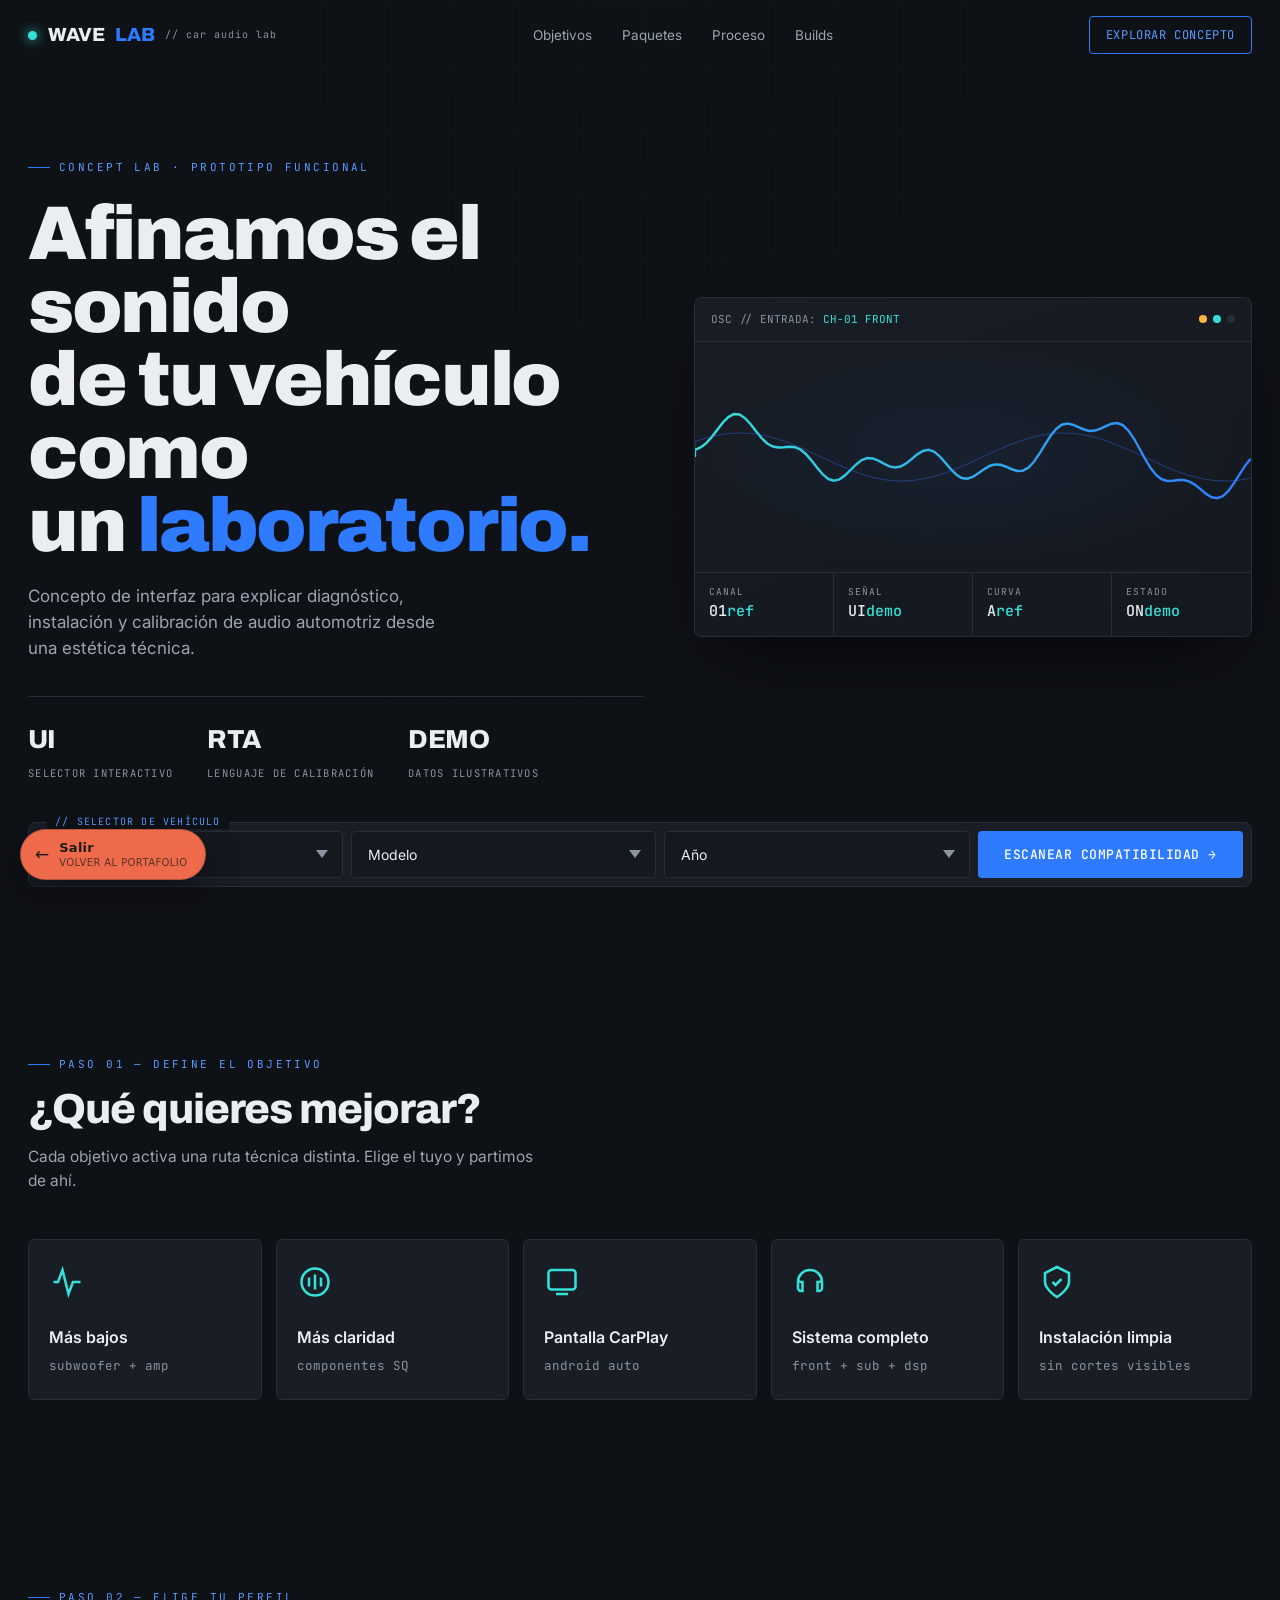
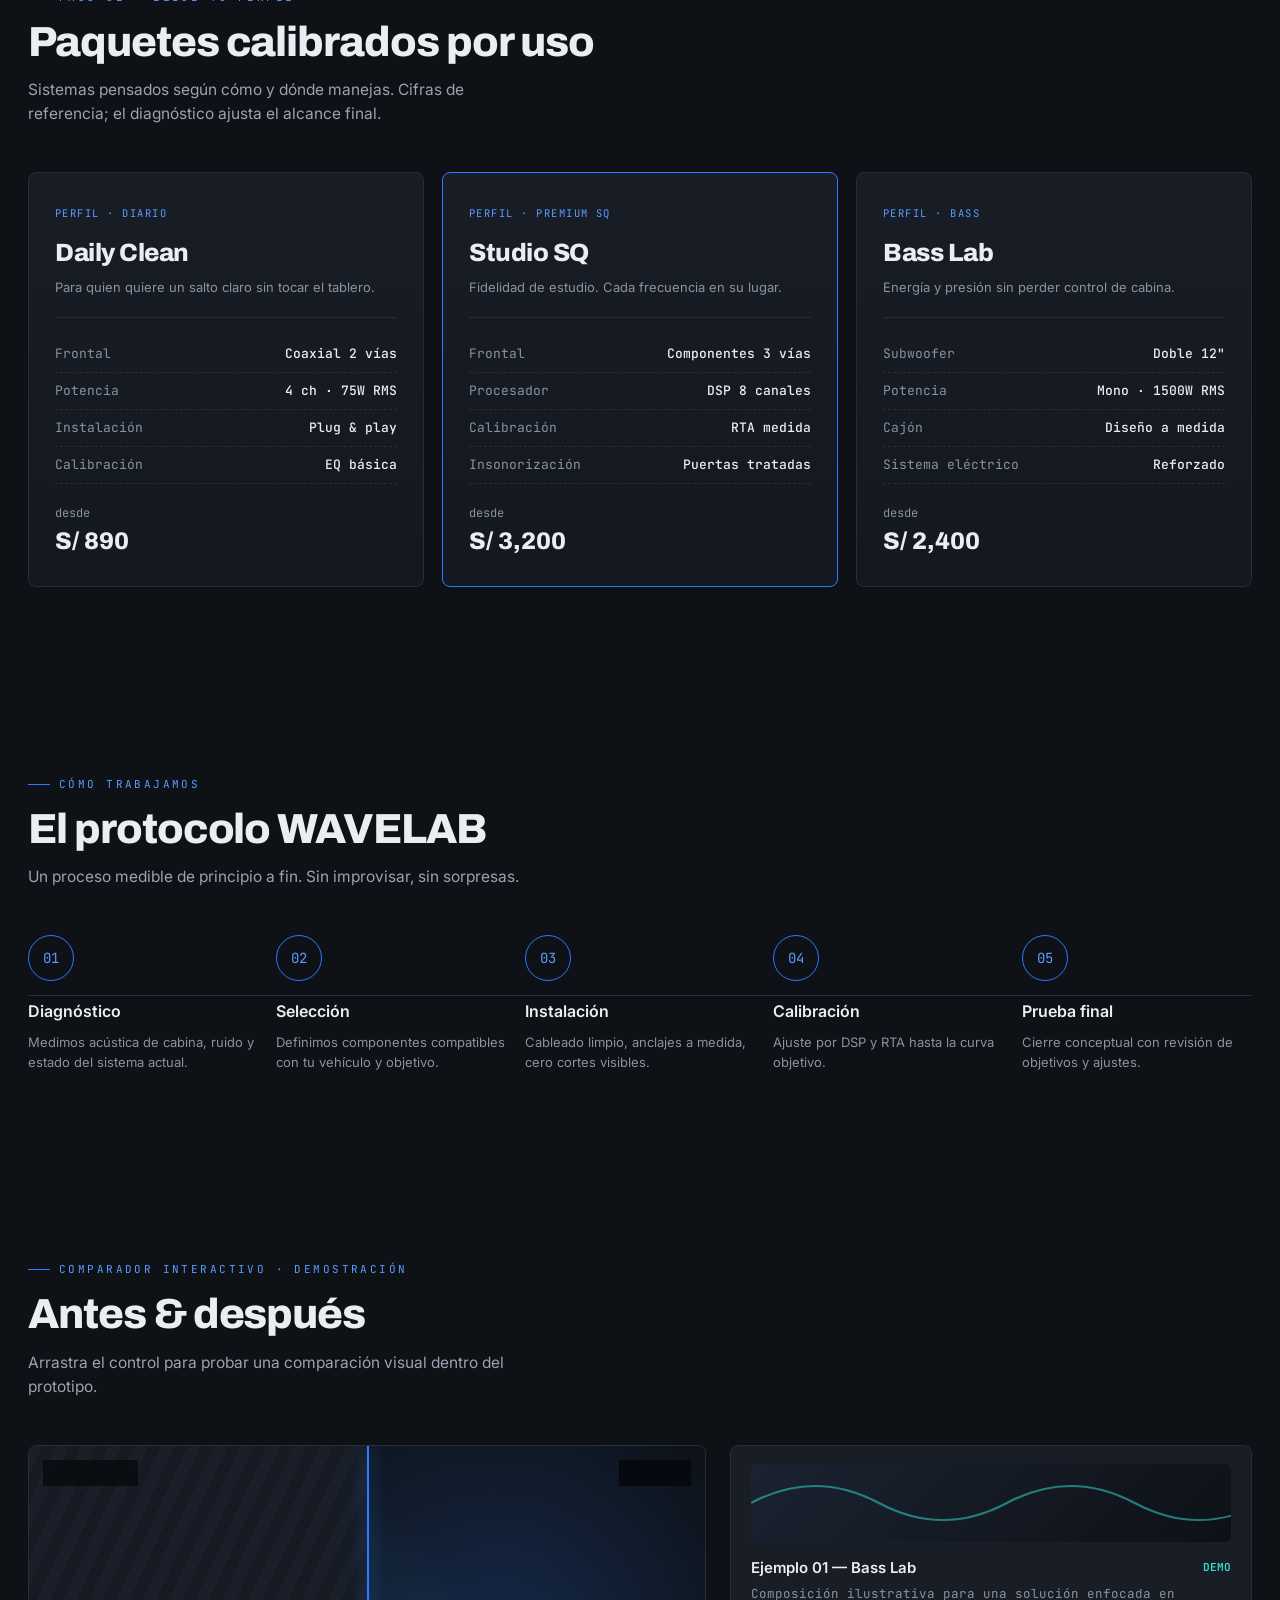
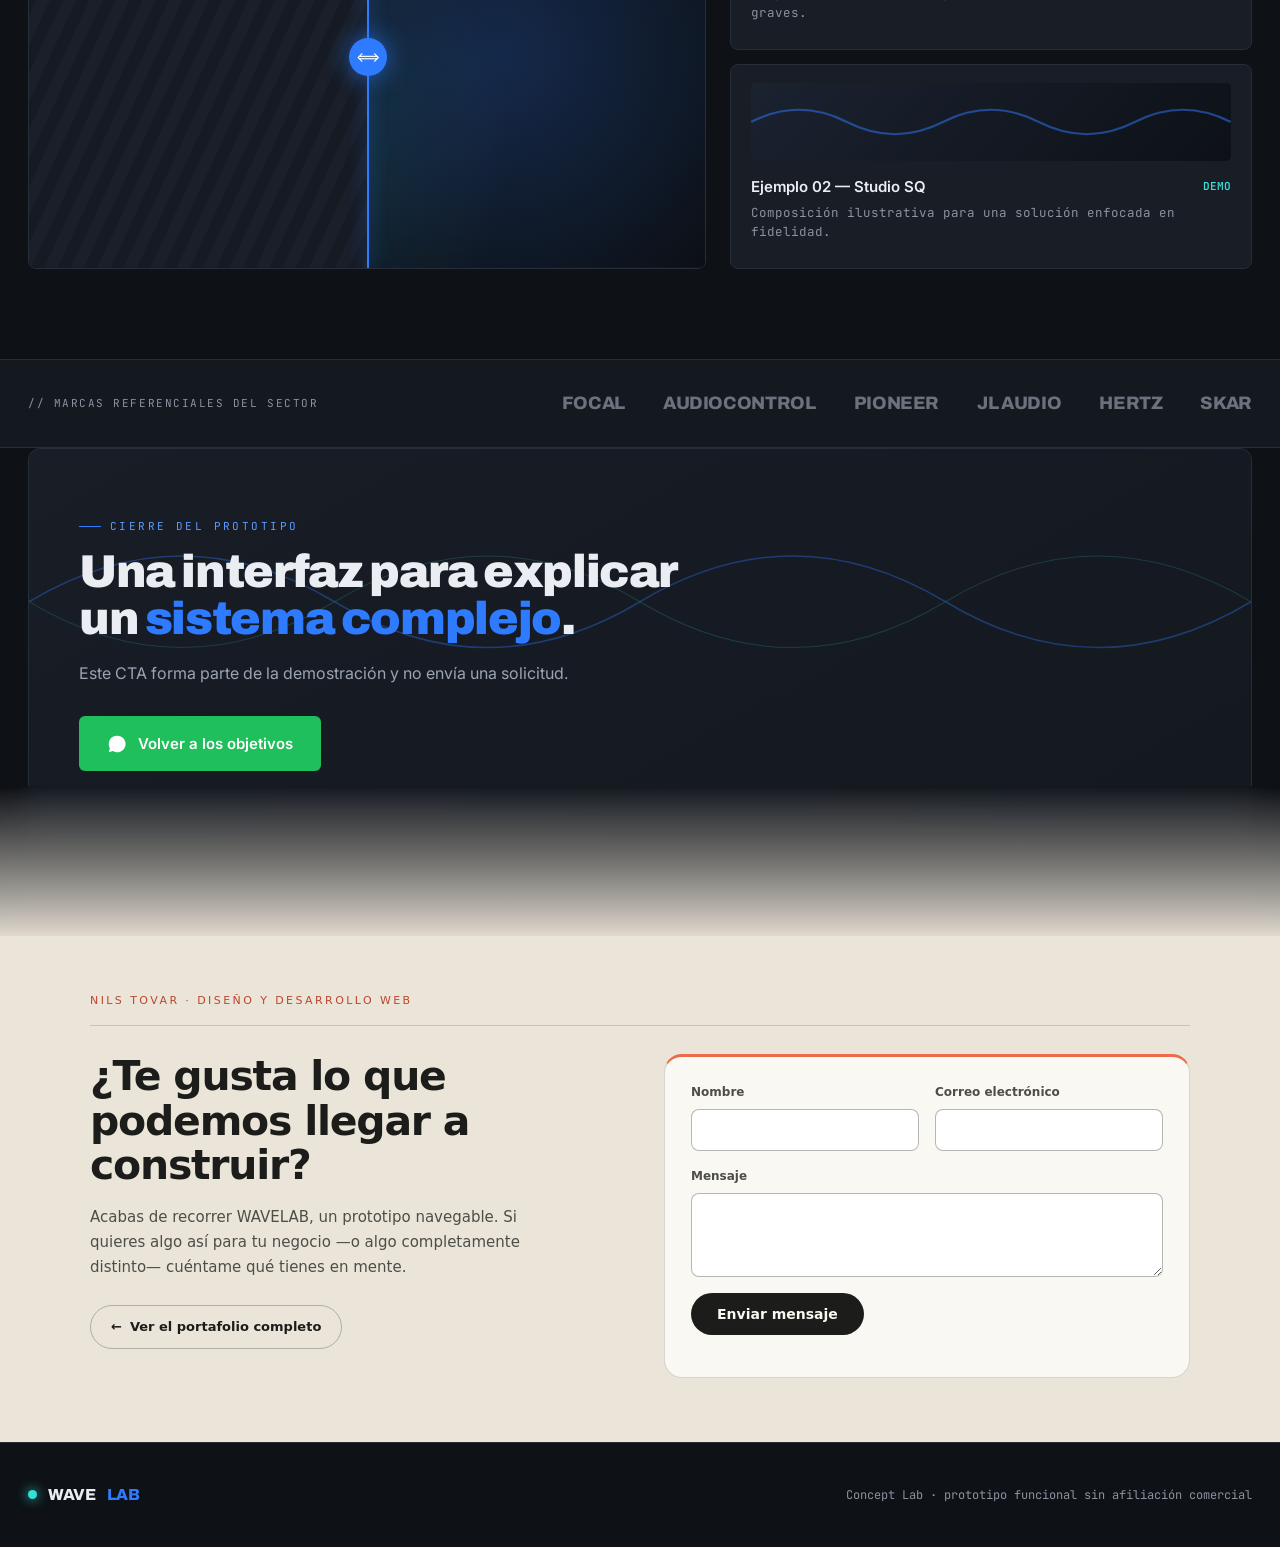
<file: lab/wavelab/index.html>
<!DOCTYPE html>
<html lang="es">
<head>
<meta charset="UTF-8">
<meta name="viewport" content="width=device-width, initial-scale=1.0">
<link rel="icon" href="../../assets/favicon.svg" type="image/svg+xml">
<title>WAVELAB — Laboratorio de sonido para tu vehículo</title>
<link rel="preconnect" href="https://fonts.googleapis.com">
<link rel="preconnect" href="https://fonts.gstatic.com" crossorigin>
<link href="https://fonts.googleapis.com/css2?family=Archivo:wght@400;500;600;700;800;900&family=JetBrains+Mono:wght@400;500;700&family=Inter:wght@400;500;600&display=swap" rel="stylesheet">
<style>
  :root{
    --graphite:#0E1116;
    --graphite-2:#14181F;
    --panel:#181D26;
    --line:#262E3A;
    --smoke:#EAEEF3;
    --muted:#8A93A0;
    --aluminum:#9AA4B2;
    --blue:#2E7BFF;
    --blue-soft:#5C9BFF;
    --cyan:#36E0D6;
    --warn:#FFB23E;
    --radius:4px;
    --mono:'JetBrains Mono',monospace;
    --disp:'Archivo',sans-serif;
    --body:'Inter',sans-serif;
  }
  *{margin:0;padding:0;box-sizing:border-box}
  html{scroll-behavior:smooth}
  body{
    background:var(--graphite);
    color:var(--smoke);
    font-family:var(--body);
    line-height:1.55;
    overflow-x:hidden;
    -webkit-font-smoothing:antialiased;
  }
  ::selection{background:var(--blue);color:#fff}
  a{color:inherit;text-decoration:none}
  .wrap{max-width:1280px;margin:0 auto;padding:0 28px}
  .mono{font-family:var(--mono)}
  .eyebrow{
    font-family:var(--mono);font-size:11px;letter-spacing:.22em;
    text-transform:uppercase;color:var(--blue-soft);
    display:inline-flex;align-items:center;gap:9px;
  }
  .eyebrow::before{content:"";width:22px;height:1px;background:var(--blue)}

  /* ---------- HUD grid backdrop ---------- */
  .hud-grid{
    position:fixed;inset:0;z-index:0;pointer-events:none;
    background-image:
      linear-gradient(var(--line) 1px,transparent 1px),
      linear-gradient(90deg,var(--line) 1px,transparent 1px);
    background-size:64px 64px;
    opacity:.18;
    mask-image:radial-gradient(circle at 50% 0%,#000 0%,transparent 70%);
  }

  /* ---------- nav ---------- */
  header{
    position:fixed;top:0;left:0;right:0;z-index:50;
    border-bottom:1px solid transparent;transition:.3s;
  }
  header.scrolled{
    background:rgba(14,17,22,.86);backdrop-filter:blur(14px);
    border-bottom:1px solid var(--line);
  }
  .nav{display:flex;align-items:center;justify-content:space-between;height:70px}
  .logo{display:flex;align-items:center;gap:11px;font-family:var(--disp);font-weight:800;letter-spacing:-.02em;font-size:19px}
  .logo .dot{width:9px;height:9px;border-radius:50%;background:var(--cyan);box-shadow:0 0 12px var(--cyan);animation:pulse 2s infinite}
  @keyframes pulse{0%,100%{opacity:1}50%{opacity:.35}}
  .logo small{font-family:var(--mono);font-size:10px;color:var(--muted);font-weight:400;letter-spacing:.1em}
  .nav-links{display:flex;gap:30px;font-size:13.5px;color:var(--aluminum)}
  .nav-links a{transition:.2s}
  .nav-links a:hover{color:var(--smoke)}
  .nav-cta{
    font-family:var(--mono);font-size:12px;letter-spacing:.05em;
    border:1px solid var(--blue);color:var(--blue-soft);
    padding:9px 16px;border-radius:var(--radius);transition:.25s;
  }
  .nav-cta:hover{background:var(--blue);color:#fff;box-shadow:0 0 24px rgba(46,123,255,.5)}
  .burger{display:none;flex-direction:column;gap:5px;cursor:pointer}
  .burger span{width:24px;height:2px;background:var(--smoke)}

  /* ---------- hero ---------- */
  .hero{position:relative;padding:150px 0 70px;z-index:1}
  .hero-top{display:grid;grid-template-columns:1.05fr .95fr;gap:50px;align-items:center}
  .hero h1{
    font-family:var(--disp);font-weight:900;font-size:clamp(40px,6vw,76px);
    line-height:.96;letter-spacing:-.03em;margin:22px 0 20px;
  }
  .hero h1 .em{color:var(--blue);position:relative}
  .hero p.lead{font-size:17px;color:var(--aluminum);max-width:440px;margin-bottom:28px}
  .hero-stats{display:flex;gap:34px;margin-top:34px;border-top:1px solid var(--line);padding-top:22px}
  .hero-stats .s b{font-family:var(--disp);font-size:26px;font-weight:800;display:block;letter-spacing:-.02em}
  .hero-stats .s span{font-family:var(--mono);font-size:10.5px;color:var(--muted);letter-spacing:.12em;text-transform:uppercase}

  /* oscilloscope panel */
  .scope{
    background:linear-gradient(160deg,var(--panel),var(--graphite-2));
    border:1px solid var(--line);border-radius:8px;overflow:hidden;
    box-shadow:0 30px 70px -30px rgba(0,0,0,.8);position:relative;
  }
  .scope-head{
    display:flex;align-items:center;justify-content:space-between;
    padding:13px 16px;border-bottom:1px solid var(--line);
    font-family:var(--mono);font-size:11px;color:var(--muted);
  }
  .scope-head .ch{color:var(--cyan)}
  .leds{display:flex;gap:6px}
  .leds i{width:8px;height:8px;border-radius:50%;background:var(--line)}
  .leds i:first-child{background:var(--warn)}
  .leds i:nth-child(2){background:var(--cyan)}
  .scope-screen{position:relative;height:230px;background:
    radial-gradient(ellipse at 50% 50%,rgba(46,123,255,.06),transparent 70%);}
  .scope-screen svg{position:absolute;inset:0;width:100%;height:100%}
  .scope-readout{
    display:grid;grid-template-columns:repeat(4,1fr);
    border-top:1px solid var(--line);font-family:var(--mono);
  }
  .scope-readout div{padding:12px 14px;border-right:1px solid var(--line)}
  .scope-readout div:last-child{border-right:none}
  .scope-readout span{font-size:9.5px;color:var(--muted);letter-spacing:.1em;text-transform:uppercase;display:block}
  .scope-readout b{font-size:15px;color:var(--smoke);font-weight:500}
  .scope-readout b em{color:var(--cyan);font-style:normal}

  /* vehicle selector */
  .selector{
    margin-top:38px;background:var(--panel);border:1px solid var(--line);
    border-radius:8px;padding:8px;display:grid;
    grid-template-columns:repeat(3,1fr) auto;gap:8px;position:relative;
  }
  .selector::before{
    content:"// SELECTOR DE VEHÍCULO";position:absolute;top:-9px;left:18px;
    font-family:var(--mono);font-size:10px;color:var(--blue-soft);
    background:var(--graphite);padding:0 8px;letter-spacing:.12em;
  }
  .selector select{
    appearance:none;background:var(--graphite-2);border:1px solid var(--line);
    color:var(--smoke);padding:14px 16px;border-radius:var(--radius);
    font-family:var(--body);font-size:14px;cursor:pointer;
    background-image:url("data:image/svg+xml,%3Csvg xmlns='http://www.w3.org/2000/svg' width='12' height='8' viewBox='0 0 12 8'%3E%3Cpath fill='%238A93A0' d='M6 8 0 0h12z'/%3E%3C/svg%3E");
    background-repeat:no-repeat;background-position:right 14px center;transition:.2s;
  }
  .selector select:focus{outline:none;border-color:var(--blue)}
  .btn-scan{
    background:var(--blue);color:#fff;border:none;border-radius:var(--radius);
    padding:0 26px;font-family:var(--mono);font-size:13px;font-weight:500;
    cursor:pointer;letter-spacing:.04em;transition:.25s;white-space:nowrap;
  }
  .btn-scan:hover{box-shadow:0 0 28px rgba(46,123,255,.55);transform:translateY(-1px)}

  /* ---------- generic section ---------- */
  section{position:relative;z-index:1;padding:90px 0}
  .sec-head{margin-bottom:46px}
  .sec-head h2{font-family:var(--disp);font-weight:800;font-size:clamp(28px,3.6vw,42px);letter-spacing:-.025em;margin-top:14px;line-height:1.05}
  .sec-head p{color:var(--aluminum);max-width:520px;margin-top:14px;font-size:15.5px}

  /* ---------- goals ---------- */
  .goals{display:grid;grid-template-columns:repeat(5,1fr);gap:14px}
  .goal{
    background:var(--panel);border:1px solid var(--line);border-radius:6px;
    padding:24px 20px;cursor:pointer;position:relative;overflow:hidden;transition:.3s;
  }
  .goal::after{content:"";position:absolute;left:0;top:0;height:2px;width:0;background:var(--blue);transition:.35s}
  .goal:hover{border-color:#3a4452;transform:translateY(-4px)}
  .goal:hover::after{width:100%}
  .goal .ico{width:36px;height:36px;color:var(--cyan);margin-bottom:18px}
  .goal h3{font-size:16px;font-weight:600;margin-bottom:6px}
  .goal p{font-size:12.5px;color:var(--muted);font-family:var(--mono)}
  @media(max-width:880px){.goals{grid-template-columns:repeat(2,1fr)}}

  /* ---------- packages ---------- */
  .packs{display:grid;grid-template-columns:repeat(3,1fr);gap:18px}
  .pack{
    background:linear-gradient(180deg,var(--panel),var(--graphite-2));
    border:1px solid var(--line);border-radius:8px;padding:26px;
    position:relative;transition:.3s;overflow:hidden;
  }
  .pack::before{
    content:"";position:absolute;inset:0;border-radius:8px;padding:1px;
    background:linear-gradient(140deg,var(--blue),transparent 40%);
    -webkit-mask:linear-gradient(#000 0 0) content-box,linear-gradient(#000 0 0);
    -webkit-mask-composite:xor;mask-composite:exclude;opacity:0;transition:.35s;
  }
  .pack:hover{transform:translateY(-6px);box-shadow:0 26px 50px -28px rgba(0,0,0,.8)}
  .pack:hover::before{opacity:1}
  .pack.feat{border-color:var(--blue)}
  .pack-tag{font-family:var(--mono);font-size:10.5px;letter-spacing:.14em;color:var(--blue-soft);text-transform:uppercase}
  .pack h3{font-family:var(--disp);font-weight:800;font-size:25px;margin:10px 0 4px;letter-spacing:-.02em}
  .pack .who{font-size:13px;color:var(--muted);margin-bottom:20px}
  .pack ul{list-style:none;border-top:1px solid var(--line);padding-top:18px}
  .pack li{display:flex;justify-content:space-between;font-size:13px;padding:8px 0;border-bottom:1px dashed var(--line);font-family:var(--mono)}
  .pack li span{color:var(--muted)}
  .pack li b{font-weight:500;color:var(--smoke)}
  .pack .from{margin-top:20px;font-family:var(--mono);font-size:12px;color:var(--muted)}
  .pack .from b{font-family:var(--disp);font-size:24px;color:var(--smoke);font-weight:800;display:block}
  @media(max-width:880px){.packs{grid-template-columns:1fr}}

  /* ---------- process ---------- */
  .process{position:relative}
  .proc-line{position:absolute;left:0;right:0;top:60px;height:1px;background:var(--line)}
  .steps{display:grid;grid-template-columns:repeat(5,1fr);gap:18px}
  .step{opacity:0;transform:translateY(24px);transition:.6s}
  .step.in{opacity:1;transform:none}
  .step .num{
    width:46px;height:46px;border:1px solid var(--blue);border-radius:50%;
    display:flex;align-items:center;justify-content:center;font-family:var(--mono);
    font-size:14px;color:var(--blue-soft);background:var(--graphite);position:relative;z-index:2;margin-bottom:18px;
  }
  .step h3{font-size:16px;font-weight:600;margin-bottom:8px}
  .step p{font-size:13px;color:var(--muted)}
  @media(max-width:880px){.steps{grid-template-columns:1fr 1fr}.proc-line{display:none}}

  /* ---------- gallery / before-after ---------- */
  .gal{display:grid;grid-template-columns:1.3fr 1fr;gap:24px;align-items:stretch}
  .ba{
    position:relative;border-radius:8px;overflow:hidden;border:1px solid var(--line);
    aspect-ratio:16/10;user-select:none;cursor:ew-resize;background:#0a0c10;
  }
  .ba .layer{position:absolute;inset:0;background-size:cover;background-position:center}
  .ba .before{
    background:
      repeating-linear-gradient(115deg,#1a1f29 0 12px,#161b23 12px 24px),
      radial-gradient(circle at 30% 40%,rgba(255,178,62,.08),transparent 60%);
  }
  .ba .after{
    clip-path:inset(0 0 0 50%);
    background:
      radial-gradient(circle at 70% 50%,rgba(46,123,255,.22),transparent 55%),
      radial-gradient(circle at 30% 70%,rgba(54,224,214,.16),transparent 50%),
      linear-gradient(135deg,#10151d,#0c1016);
  }
  .ba .lbl{position:absolute;top:14px;font-family:var(--mono);font-size:10.5px;letter-spacing:.14em;padding:5px 10px;border-radius:3px;background:rgba(0,0,0,.55);backdrop-filter:blur(4px)}
  .ba .lbl.b{left:14px;color:var(--warn)}
  .ba .lbl.a{right:14px;color:var(--cyan)}
  .ba .handle{position:absolute;top:0;bottom:0;left:50%;width:2px;background:var(--blue);box-shadow:0 0 18px var(--blue);z-index:3}
  .ba .handle::after{content:"⟺";position:absolute;top:50%;left:50%;transform:translate(-50%,-50%);width:38px;height:38px;border-radius:50%;background:var(--blue);color:#fff;display:flex;align-items:center;justify-content:center;font-size:14px;box-shadow:0 0 24px rgba(46,123,255,.7)}
  .gal-side{display:flex;flex-direction:column;gap:14px}
  .build{
    flex:1;border:1px solid var(--line);border-radius:8px;padding:18px 20px;
    background:var(--panel);position:relative;overflow:hidden;transition:.3s;
  }
  .build:hover{border-color:#3a4452;background:var(--graphite-2)}
  .build .thumb{height:78px;border-radius:5px;margin-bottom:14px;background:linear-gradient(135deg,#1b2230,#0d1117);position:relative;overflow:hidden}
  .build .thumb svg{position:absolute;inset:0;width:100%;height:100%;opacity:.5}
  .build h4{font-size:15px;font-weight:600;display:flex;justify-content:space-between;align-items:center}
  .build h4 .meta{font-family:var(--mono);font-size:11px;color:var(--cyan)}
  .build p{font-size:12.5px;color:var(--muted);margin-top:5px;font-family:var(--mono)}
  @media(max-width:880px){.gal{grid-template-columns:1fr}}

  /* ---------- brands strip ---------- */
  .brands{border-top:1px solid var(--line);border-bottom:1px solid var(--line);background:var(--graphite-2)}
  .brands .wrap{display:flex;align-items:center;gap:30px;padding:30px 28px;flex-wrap:wrap;justify-content:space-between}
  .brands .label{font-family:var(--mono);font-size:11px;color:var(--muted);letter-spacing:.14em;text-transform:uppercase}
  .brands .marks{display:flex;gap:38px;flex-wrap:wrap;align-items:center}
  .brands .marks span{font-family:var(--disp);font-weight:800;font-size:18px;color:var(--aluminum);letter-spacing:-.02em;opacity:.65;transition:.25s}
  .brands .marks span:hover{opacity:1;color:var(--smoke)}

  /* ---------- CTA ---------- */
  .cta{padding:0 0 100px}
  .cta-box{
    border:1px solid var(--line);border-radius:12px;overflow:hidden;position:relative;
    background:linear-gradient(150deg,var(--panel),var(--graphite-2));padding:60px 50px;
  }
  .cta-box .wave-bg{position:absolute;inset:0;opacity:.35;pointer-events:none}
  .cta-box .inner{position:relative;z-index:2;max-width:600px}
  .cta-box h2{font-family:var(--disp);font-weight:900;font-size:clamp(28px,4vw,46px);letter-spacing:-.03em;line-height:1.02}
  .cta-box h2 em{color:var(--blue);font-style:normal}
  .cta-box p{color:var(--aluminum);margin:18px 0 30px;font-size:16px}
  .wa{
    display:inline-flex;align-items:center;gap:11px;background:#1FBF5B;color:#fff;
    padding:16px 28px;border-radius:6px;font-weight:600;font-size:15px;transition:.25s;
  }
  .wa:hover{transform:translateY(-2px);box-shadow:0 18px 40px -16px rgba(31,191,91,.7)}
  .wa svg{width:20px;height:20px}

  /* ---------- footer ---------- */
  footer{border-top:1px solid var(--line);padding:40px 0;position:relative;z-index:1}
  footer .wrap{display:flex;justify-content:space-between;align-items:center;flex-wrap:wrap;gap:16px}
  footer .mono{font-size:12px;color:var(--muted)}

  @media(max-width:880px){
    .hero-top{grid-template-columns:1fr;gap:36px}
    .selector{grid-template-columns:1fr 1fr}
    .btn-scan{grid-column:1/-1;padding:14px}
    .nav-links,.nav-cta{display:none}
    .burger{display:flex}
  }
  @media(prefers-reduced-motion:reduce){*{animation:none!important;transition:none!important}}
  .burger{border:0;padding:6px;background:transparent;color:inherit;font:inherit}
  @media(max-width:960px){.nav{position:relative}.nav-links.is-open{position:absolute;top:calc(100% - 2px);right:0;left:0;z-index:5;display:flex;align-items:stretch;flex-direction:column;gap:0;padding:10px;background:var(--lab-menu-bg);border:1px solid rgba(127,127,127,.35);border-radius:8px;box-shadow:0 18px 40px rgba(0,0,0,.22)}.nav-links.is-open a{width:100%;padding:11px 10px}}
</style>
</head>
<body>
<!-- Salida del simulador: siempre visible, vuelve al portafolio -->
<a class="pf-exit" href="../../index.html#lab" aria-label="Salir del simulador y volver al portafolio de Nils Tovar">
  <span class="pf-exit__arrow" aria-hidden="true">&#8592;</span>
  <span class="pf-exit__text">
    <strong>Salir</strong>
    <small>Volver al portafolio</small>
  </span>
</a>
<style>
  .pf-exit{
    position:fixed;left:20px;bottom:20px;z-index:99999;
    display:inline-flex;align-items:center;gap:10px;
    padding:11px 18px 11px 14px;border-radius:999px;
    background:#ee6a4b;color:#1c1d1a;border:1px solid rgba(28,29,26,.28);
    font-family:"Segoe UI",system-ui,-apple-system,Helvetica,Arial,sans-serif;
    text-decoration:none;box-shadow:0 14px 34px rgba(0,0,0,.38);
    transition:transform .22s cubic-bezier(.22,1,.36,1),background-color .22s ease,color .22s ease;
  }
  .pf-exit:hover,.pf-exit:focus-visible{background:#faf8f2;transform:translateY(-2px)}
  .pf-exit:focus-visible{outline:3px solid #fff;outline-offset:3px}
  .pf-exit__arrow{font-size:17px;line-height:1}
  .pf-exit__text{display:grid;gap:1px;text-align:left}
  .pf-exit__text strong{font-size:13px;font-weight:700;line-height:1.15;letter-spacing:.02em}
  .pf-exit__text small{font-size:10px;line-height:1.15;opacity:.72;letter-spacing:.04em;text-transform:uppercase}
  @media (max-width:620px){
    .pf-exit{left:14px;bottom:14px;padding:10px 15px 10px 12px}
    .pf-exit__text small{display:none}
  }
  @media print{.pf-exit{display:none}}
  .pf-embedded .pf-exit{display:none}
</style>
<script>
  // Dentro del visor del portafolio el prototipo no muestra su propia salida
  // y los enlaces de regreso abren la ventana completa.
  var pfEmbedded = window.self !== window.top;
  if (pfEmbedded) {
    document.documentElement.classList.add("pf-embedded");
    document.addEventListener("DOMContentLoaded", function () {
      document.querySelectorAll('a[href^="../../"]').forEach(function (link) {
        link.target = "_top";
      });
    });
  }

  // Escape también sale del prototipo.
  document.addEventListener("keydown", function (event) {
    if (pfEmbedded || event.key !== "Escape") return;
    var exit = document.querySelector(".pf-exit");
    if (exit) window.location.href = exit.getAttribute("href");
  });
</script>

<div class="hud-grid"></div>

<header id="hdr">
  <div class="wrap nav">
    <a href="#" class="logo"><span class="dot"></span>WAVE<span style="color:var(--blue)">LAB</span><small>// car audio lab</small></a>
    <nav class="nav-links" id="labMenu">
      <a href="#objetivos">Objetivos</a>
      <a href="#paquetes">Paquetes</a>
      <a href="#proceso">Proceso</a>
      <a href="#builds">Builds</a>
    </nav>
    <a href="#objetivos" class="nav-cta">EXPLORAR CONCEPTO</a>
    <button class="burger" type="button" aria-controls="labMenu" aria-expanded="false" aria-label="Abrir navegación"><span></span><span></span><span></span></button>
  </div>
</header>

<!-- HERO -->
<section class="hero">
  <div class="wrap">
    <div class="hero-top">
      <div>
        <span class="eyebrow">Concept Lab · prototipo funcional</span>
        <h1>Afinamos el sonido<br>de tu vehículo como<br>un <span class="em">laboratorio.</span></h1>
        <p class="lead">Concepto de interfaz para explicar diagnóstico, instalación y calibración de audio automotriz desde una estética técnica.</p>
        <div class="hero-stats">
          <div class="s"><b>UI</b><span>Selector interactivo</span></div>
          <div class="s"><b>RTA</b><span>Lenguaje de calibración</span></div>
          <div class="s"><b>DEMO</b><span>Datos ilustrativos</span></div>
        </div>
      </div>

      <!-- oscilloscope -->
      <div class="scope">
        <div class="scope-head">
          <span>OSC // ENTRADA: <span class="ch">CH-01 FRONT</span></span>
          <div class="leds"><i></i><i></i><i></i></div>
        </div>
        <div class="scope-screen">
          <svg viewBox="0 0 600 230" preserveAspectRatio="none">
            <defs>
              <linearGradient id="wg" x1="0" x2="1">
                <stop offset="0" stop-color="#36E0D6"/>
                <stop offset="1" stop-color="#2E7BFF"/>
              </linearGradient>
            </defs>
            <path id="wave1" stroke="url(#wg)" stroke-width="2.5" fill="none"/>
            <path id="wave2" stroke="#2E7BFF" stroke-width="1" fill="none" opacity=".4"/>
          </svg>
        </div>
        <div class="scope-readout">
          <div><span>CANAL</span><b>01<em>ref</em></b></div>
          <div><span>SEÑAL</span><b>UI<em>demo</em></b></div>
          <div><span>CURVA</span><b>A<em>ref</em></b></div>
          <div><span>ESTADO</span><b>ON<em>demo</em></b></div>
        </div>
      </div>
    </div>

    <!-- vehicle selector -->
    <div class="selector">
      <select aria-label="Marca"><option>Marca del vehículo</option><option>Toyota</option><option>Hyundai</option><option>Kia</option><option>Suzuki</option><option>Volkswagen</option><option>Mazda</option></select>
      <select aria-label="Modelo"><option>Modelo</option><option>Hilux</option><option>Yaris</option><option>Tucson</option><option>Sportage</option></select>
      <select aria-label="Año"><option>Año</option><option>2024</option><option>2023</option><option>2022</option><option>2021</option><option>2020</option></select>
      <button class="btn-scan">ESCANEAR COMPATIBILIDAD →</button>
    </div>
  </div>
</section>

<!-- GOALS -->
<section id="objetivos">
  <div class="wrap">
    <div class="sec-head">
      <span class="eyebrow">Paso 01 — Define el objetivo</span>
      <h2>¿Qué quieres mejorar?</h2>
      <p>Cada objetivo activa una ruta técnica distinta. Elige el tuyo y partimos de ahí.</p>
    </div>
    <div class="goals">
      <div class="goal">
        <svg class="ico" viewBox="0 0 24 24" fill="none" stroke="currentColor" stroke-width="1.7"><path d="M3 12h3l3-8 4 16 3-8h5"/></svg>
        <h3>Más bajos</h3><p>subwoofer + amp</p>
      </div>
      <div class="goal">
        <svg class="ico" viewBox="0 0 24 24" fill="none" stroke="currentColor" stroke-width="1.7"><circle cx="12" cy="12" r="9"/><path d="M12 7v10M8 9v6M16 9v6"/></svg>
        <h3>Más claridad</h3><p>componentes SQ</p>
      </div>
      <div class="goal">
        <svg class="ico" viewBox="0 0 24 24" fill="none" stroke="currentColor" stroke-width="1.7"><rect x="3" y="4" width="18" height="13" rx="2"/><path d="M8 20h8"/></svg>
        <h3>Pantalla CarPlay</h3><p>android auto</p>
      </div>
      <div class="goal">
        <svg class="ico" viewBox="0 0 24 24" fill="none" stroke="currentColor" stroke-width="1.7"><path d="M4 12a8 8 0 0 1 16 0M4 12v4a2 2 0 0 0 2 2h1v-6H6a2 2 0 0 0-2 0Zm16 0v4a2 2 0 0 1-2 2h-1v-6h1a2 2 0 0 1 2 0Z"/></svg>
        <h3>Sistema completo</h3><p>front + sub + dsp</p>
      </div>
      <div class="goal">
        <svg class="ico" viewBox="0 0 24 24" fill="none" stroke="currentColor" stroke-width="1.7"><path d="M12 2 4 6v6c0 5 8 10 8 10s8-5 8-10V6Z"/><path d="m9 12 2 2 4-4"/></svg>
        <h3>Instalación limpia</h3><p>sin cortes visibles</p>
      </div>
    </div>
  </div>
</section>

<!-- PACKAGES -->
<section id="paquetes">
  <div class="wrap">
    <div class="sec-head">
      <span class="eyebrow">Paso 02 — Elige tu perfil</span>
      <h2>Paquetes calibrados por uso</h2>
      <p>Sistemas pensados según cómo y dónde manejas. Cifras de referencia; el diagnóstico ajusta el alcance final.</p>
    </div>
    <div class="packs">
      <div class="pack">
        <span class="pack-tag">Perfil · Diario</span>
        <h3>Daily Clean</h3>
        <p class="who">Para quien quiere un salto claro sin tocar el tablero.</p>
        <ul>
          <li><span>Frontal</span><b>Coaxial 2 vías</b></li>
          <li><span>Potencia</span><b>4 ch · 75W RMS</b></li>
          <li><span>Instalación</span><b>Plug &amp; play</b></li>
          <li><span>Calibración</span><b>EQ básica</b></li>
        </ul>
        <div class="from"><span>desde</span><b>S/ 890</b></div>
      </div>
      <div class="pack feat">
        <span class="pack-tag">Perfil · Premium SQ</span>
        <h3>Studio SQ</h3>
        <p class="who">Fidelidad de estudio. Cada frecuencia en su lugar.</p>
        <ul>
          <li><span>Frontal</span><b>Componentes 3 vías</b></li>
          <li><span>Procesador</span><b>DSP 8 canales</b></li>
          <li><span>Calibración</span><b>RTA medida</b></li>
          <li><span>Insonorización</span><b>Puertas tratadas</b></li>
        </ul>
        <div class="from"><span>desde</span><b>S/ 3,200</b></div>
      </div>
      <div class="pack">
        <span class="pack-tag">Perfil · Bass</span>
        <h3>Bass Lab</h3>
        <p class="who">Energía y presión sin perder control de cabina.</p>
        <ul>
          <li><span>Subwoofer</span><b>Doble 12"</b></li>
          <li><span>Potencia</span><b>Mono · 1500W RMS</b></li>
          <li><span>Cajón</span><b>Diseño a medida</b></li>
          <li><span>Sistema eléctrico</span><b>Reforzado</b></li>
        </ul>
        <div class="from"><span>desde</span><b>S/ 2,400</b></div>
      </div>
    </div>
  </div>
</section>

<!-- PROCESS -->
<section id="proceso">
  <div class="wrap">
    <div class="sec-head">
      <span class="eyebrow">Cómo trabajamos</span>
      <h2>El protocolo WAVELAB</h2>
      <p>Un proceso medible de principio a fin. Sin improvisar, sin sorpresas.</p>
    </div>
    <div class="process">
      <div class="proc-line"></div>
      <div class="steps">
        <div class="step"><div class="num">01</div><h3>Diagnóstico</h3><p>Medimos acústica de cabina, ruido y estado del sistema actual.</p></div>
        <div class="step"><div class="num">02</div><h3>Selección</h3><p>Definimos componentes compatibles con tu vehículo y objetivo.</p></div>
        <div class="step"><div class="num">03</div><h3>Instalación</h3><p>Cableado limpio, anclajes a medida, cero cortes visibles.</p></div>
        <div class="step"><div class="num">04</div><h3>Calibración</h3><p>Ajuste por DSP y RTA hasta la curva objetivo.</p></div>
        <div class="step"><div class="num">05</div><h3>Prueba final</h3><p>Cierre conceptual con revisión de objetivos y ajustes.</p></div>
      </div>
    </div>
  </div>
</section>

<!-- GALLERY -->
<section id="builds">
  <div class="wrap">
    <div class="sec-head">
      <span class="eyebrow">Comparador interactivo · demostración</span>
      <h2>Antes &amp; después</h2>
      <p>Arrastra el control para probar una comparación visual dentro del prototipo.</p>
    </div>
    <div class="gal">
      <div class="ba" id="ba">
        <div class="layer before"></div>
        <div class="layer after" id="afterLayer"></div>
        <span class="lbl b">DE FÁBRICA</span>
        <span class="lbl a">WAVELAB</span>
        <div class="handle" id="handle"></div>
      </div>
      <div class="gal-side">
        <div class="build">
          <div class="thumb"><svg viewBox="0 0 300 80" preserveAspectRatio="none"><path d="M0 40 Q40 5 80 40 T160 40 T240 40 T320 40" stroke="#36E0D6" fill="none" stroke-width="2"/></svg></div>
          <h4>Ejemplo 01 — Bass Lab <span class="meta">DEMO</span></h4>
          <p>Composición ilustrativa para una solución enfocada en graves.</p>
        </div>
        <div class="build">
          <div class="thumb"><svg viewBox="0 0 300 80" preserveAspectRatio="none"><path d="M0 40 Q30 15 60 40 T120 40 T180 40 T240 40 T300 40" stroke="#2E7BFF" fill="none" stroke-width="2"/></svg></div>
          <h4>Ejemplo 02 — Studio SQ <span class="meta">DEMO</span></h4>
          <p>Composición ilustrativa para una solución enfocada en fidelidad.</p>
        </div>
      </div>
    </div>
  </div>
</section>

<!-- BRANDS -->
<div class="brands">
  <div class="wrap">
    <span class="label">// marcas referenciales del sector</span>
    <div class="marks">
      <span>FOCAL</span><span>AUDIOCONTROL</span><span>PIONEER</span><span>JL&nbsp;AUDIO</span><span>HERTZ</span><span>SKAR</span>
    </div>
  </div>
</div>

<!-- CTA -->
<section class="cta" id="cta">
  <div class="wrap">
    <div class="cta-box">
      <svg class="wave-bg" viewBox="0 0 1200 300" preserveAspectRatio="none">
        <path d="M0 150 Q150 60 300 150 T600 150 T900 150 T1200 150" stroke="#2E7BFF" fill="none" stroke-width="1.5"/>
        <path d="M0 150 Q150 240 300 150 T600 150 T900 150 T1200 150" stroke="#36E0D6" fill="none" stroke-width="1" opacity=".5"/>
      </svg>
      <div class="inner">
        <span class="eyebrow">Cierre del prototipo</span>
        <h2 style="margin-top:14px">Una interfaz para explicar<br>un <em>sistema complejo</em>.</h2>
        <p>Este CTA forma parte de la demostración y no envía una solicitud.</p>
        <a href="#objetivos" class="wa">
          <svg viewBox="0 0 24 24" fill="currentColor"><path d="M17.5 14.4c-.3-.2-1.7-.8-2-.9-.3-.1-.5-.2-.6.2-.2.3-.7.8-.8 1-.2.2-.3.2-.6.1-.3-.2-1.2-.5-2.3-1.4-.9-.8-1.4-1.7-1.6-2-.2-.3 0-.5.1-.6l.5-.5c.1-.2.2-.3.3-.5 0-.2 0-.4 0-.5-.1-.2-.6-1.5-.9-2-.2-.5-.4-.4-.6-.4h-.5c-.2 0-.5.1-.7.3-.2.3-.9.9-.9 2.2s.9 2.5 1 2.7c.2.2 1.8 2.8 4.4 3.9 1.6.7 2.2.7 3 .6.5 0 1.5-.6 1.7-1.2.2-.6.2-1.1.2-1.2-.1-.1-.3-.2-.6-.3zM12 2a10 10 0 0 0-8.6 15l-1.3 4.8 4.9-1.3A10 10 0 1 0 12 2z"/></svg>
          Volver a los objetivos
        </a>
      </div>
    </div>
  </div>
</section>

<section class="pf-cta" aria-labelledby="pf-cta-title">
  <div class="pf-cta__fade" aria-hidden="true">
    <div></div><div></div><div></div><div></div><div></div>
  </div>
  <div class="pf-cta__inner">
    <p class="pf-cta__kicker">Nils Tovar · Diseño y desarrollo web</p>
    <div class="pf-cta__grid">
      <div class="pf-cta__copy">
        <h2 id="pf-cta-title">¿Te gusta lo que podemos llegar a construir?</h2>
        <p>
          Acabas de recorrer WAVELAB, un prototipo navegable. Si quieres algo así
          para tu negocio —o algo completamente distinto— cuéntame qué tienes en mente.
        </p>
        <a class="pf-cta__back" href="../../index.html#lab">
          <span aria-hidden="true">&#8592;</span> Ver el portafolio completo
        </a>
      </div>

      <form class="pf-cta__form" action="https://formspree.io/f/xrenojvo" method="POST">
        <input type="hidden" name="origen" value="Prototipo WAVELAB">
        <label>
          <span>Nombre</span>
          <input type="text" name="name" autocomplete="name" required>
        </label>
        <label>
          <span>Correo electrónico</span>
          <input type="email" name="email" autocomplete="email" required>
        </label>
        <label class="pf-cta__full">
          <span>Mensaje</span>
          <textarea name="message" rows="3" required></textarea>
        </label>
        <input class="pf-cta__trap" type="text" name="_gotcha" tabindex="-1" autocomplete="off" aria-hidden="true">
        <button type="submit">Enviar mensaje</button>
        <p class="pf-cta__status" role="status" aria-live="polite"></p>
      </form>
    </div>
  </div>
</section>
<style>
  .pf-cta{
    position:relative;margin:0;padding:0;
    background:#ebe5d9;color:#1c1d1a;
    font-family:"Segoe UI",system-ui,-apple-system,Helvetica,Arial,sans-serif;
    border-top:4px solid #ee6a4b;
  }
  .pf-cta__fade{position:absolute;left:0;right:0;top:-150px;height:150px;pointer-events:none}
  .pf-cta__fade>div{position:absolute;inset:0}
  .pf-cta__fade>div:nth-child(1){backdrop-filter:blur(1px);-webkit-backdrop-filter:blur(1px);
    -webkit-mask-image:linear-gradient(to bottom,transparent 0%,#000 20%);mask-image:linear-gradient(to bottom,transparent 0%,#000 20%)}
  .pf-cta__fade>div:nth-child(2){backdrop-filter:blur(3px);-webkit-backdrop-filter:blur(3px);
    -webkit-mask-image:linear-gradient(to bottom,transparent 20%,#000 40%);mask-image:linear-gradient(to bottom,transparent 20%,#000 40%)}
  .pf-cta__fade>div:nth-child(3){backdrop-filter:blur(7px);-webkit-backdrop-filter:blur(7px);
    -webkit-mask-image:linear-gradient(to bottom,transparent 40%,#000 60%);mask-image:linear-gradient(to bottom,transparent 40%,#000 60%)}
  .pf-cta__fade>div:nth-child(4){backdrop-filter:blur(14px);-webkit-backdrop-filter:blur(14px);
    -webkit-mask-image:linear-gradient(to bottom,transparent 60%,#000 82%);mask-image:linear-gradient(to bottom,transparent 60%,#000 82%)}
  .pf-cta__fade>div:nth-child(5){background:linear-gradient(to bottom,rgba(235,229,217,0) 0%,rgba(235,229,217,.5) 55%,rgba(235,229,217,.93) 100%)}
  .pf-cta__inner{max-width:1180px;margin:0 auto;padding:56px 40px 64px}
  .pf-cta__kicker{
    margin:0 0 28px;padding-bottom:16px;border-bottom:1px solid rgba(28,29,26,.18);
    font-size:11px;letter-spacing:.22em;text-transform:uppercase;color:#bc452d
  }
  .pf-cta__grid{display:grid;grid-template-columns:minmax(0,1fr) minmax(0,1fr);gap:48px;align-items:start}
  .pf-cta__copy h2{margin:0;font-size:clamp(26px,3.2vw,42px);font-weight:600;line-height:1.08;letter-spacing:-.03em;color:#1c1d1a}
  .pf-cta__copy p{margin:18px 0 0;max-width:46ch;font-size:15px;line-height:1.65;color:#4c4e48}
  .pf-cta__back{
    display:inline-flex;align-items:center;gap:8px;margin-top:26px;padding:11px 20px;
    border:1px solid rgba(28,29,26,.28);border-radius:999px;
    font-size:13px;font-weight:600;color:#1c1d1a;text-decoration:none;transition:.22s
  }
  .pf-cta__back:hover{background:#1c1d1a;border-color:#1c1d1a;color:#f2efe7}
  .pf-cta__form{display:grid;grid-template-columns:repeat(2,minmax(0,1fr));gap:16px;
    padding:26px;background:#faf8f2;border:1px solid rgba(28,29,26,.16);border-top:3px solid #ee6a4b;border-radius:18px}
  .pf-cta__form label{display:flex;flex-direction:column;gap:7px;font-size:12px;font-weight:600;color:#4c4e48}
  .pf-cta__full{grid-column:1/-1}
  .pf-cta__form input,.pf-cta__form textarea{
    width:100%;padding:12px 14px;background:#fff;
    border:1px solid rgba(28,29,26,.32);border-radius:8px;
    color:#1c1d1a;font-family:inherit;font-size:14px;font-weight:400;outline:none;transition:border-color .2s
  }
  .pf-cta__form textarea{resize:vertical;min-height:84px}
  .pf-cta__form input:focus,.pf-cta__form textarea:focus{border-color:#ee6a4b}
  .pf-cta__form button{
    grid-column:1/-1;justify-self:start;padding:13px 26px;border:0;border-radius:999px;
    background:#1c1d1a;color:#faf8f2;font-family:inherit;font-size:14px;font-weight:700;cursor:pointer;transition:.22s
  }
  .pf-cta__form button:hover{background:#ee6a4b;color:#1c1d1a}
  .pf-cta__form button[disabled]{opacity:.6;cursor:default}
  .pf-cta__trap{position:absolute;left:-9999px;width:1px;height:1px;opacity:0}
  .pf-cta__status{grid-column:1/-1;margin:0;font-size:13px;color:#4c4e48}
  .pf-cta__status[data-state="error"]{color:#bc452d}
  .pf-cta__status[data-state="ok"]{color:#2f6b48}
  @media (max-width:860px){
    .pf-cta__inner{padding:44px 22px 52px}
    .pf-cta__grid{grid-template-columns:minmax(0,1fr);gap:30px}
    .pf-cta__form{grid-template-columns:minmax(0,1fr)}
    .pf-cta__fade{top:-90px;height:90px}
  }
</style>
<script>
  (function () {
    var form = document.querySelector(".pf-cta__form");
    if (!form) return;
    var status = form.querySelector(".pf-cta__status");
    var button = form.querySelector("button");
    form.addEventListener("submit", function (event) {
      if (form.querySelector("[name='_gotcha']").value) return;
      event.preventDefault();
      button.disabled = true;
      status.removeAttribute("data-state");
      status.textContent = "Enviando…";
      fetch(form.action, {
        method: "POST",
        body: new FormData(form),
        headers: { Accept: "application/json" }
      })
        .then(function (response) {
          if (!response.ok) throw new Error();
          form.reset();
          status.setAttribute("data-state", "ok");
          status.textContent = "Gracias, tu mensaje fue enviado.";
        })
        .catch(function () {
          status.setAttribute("data-state", "error");
          status.textContent = "No se pudo enviar. Escríbeme a niltovap@gmail.com.";
        })
        .then(function () {
          button.disabled = false;
        });
    });
  })();
</script>
<footer>
  <div class="wrap">
    <a href="#" class="logo" style="font-size:16px"><span class="dot"></span>WAVE<span style="color:var(--blue)">LAB</span></a>
    <span class="mono">Concept Lab · prototipo funcional sin afiliación comercial</span>
  </div>
</footer>

<script>
  // header scroll state
  const hdr=document.getElementById('hdr');
  addEventListener('scroll',()=>hdr.classList.toggle('scrolled',scrollY>20));

  // animated oscilloscope
  const w1=document.getElementById('wave1'),w2=document.getElementById('wave2');
  let t=0;
  const reduce=matchMedia('(prefers-reduced-motion:reduce)').matches;
  function draw(){
    let p1='M0 115',p2='M0 115';
    for(let x=0;x<=600;x+=6){
      const y1=115+Math.sin(x*0.025+t)*38*Math.sin(x*0.006+t*0.5)+Math.sin(x*0.09+t*2)*9;
      const y2=115+Math.sin(x*0.018-t*0.7)*24;
      p1+=` L${x} ${y1.toFixed(1)}`;p2+=` L${x} ${y2.toFixed(1)}`;
    }
    w1.setAttribute('d',p1);w2.setAttribute('d',p2);
    t+=0.05;if(!reduce)requestAnimationFrame(draw);
  }
  draw();

  // before/after slider
  const ba=document.getElementById('ba'),handle=document.getElementById('handle'),after=document.getElementById('afterLayer');
  let drag=false;
  function setPos(clientX){
    const r=ba.getBoundingClientRect();
    let pct=((clientX-r.left)/r.width)*100;pct=Math.max(2,Math.min(98,pct));
    handle.style.left=pct+'%';after.style.clipPath=`inset(0 0 0 ${pct}%)`;
  }
  ba.addEventListener('pointerdown',e=>{drag=true;setPos(e.clientX)});
  addEventListener('pointermove',e=>{if(drag)setPos(e.clientX)});
  addEventListener('pointerup',()=>drag=false);

  // scroll reveal for steps
  const io=new IntersectionObserver(es=>es.forEach(e=>{if(e.isIntersecting){e.target.classList.add('in');io.unobserve(e.target)}}),{threshold:.3});
  document.querySelectorAll('.step').forEach((s,i)=>{s.style.transitionDelay=(i*0.09)+'s';io.observe(s)});
</script>
<script>
  (() => {
    const toggle = document.querySelector('.burger');
    const menu = document.querySelector('#labMenu');
    if (!toggle || !menu) return;

    document.documentElement.style.setProperty('--lab-menu-bg', getComputedStyle(document.body).backgroundColor);

    const closeMenu = (restoreFocus = false) => {
      menu.classList.remove('is-open');
      toggle.setAttribute('aria-expanded', 'false');
      toggle.setAttribute('aria-label', 'Abrir navegación');
      if (restoreFocus) toggle.focus();
    };

    toggle.addEventListener('click', () => {
      const isOpen = menu.classList.toggle('is-open');
      toggle.setAttribute('aria-expanded', String(isOpen));
      toggle.setAttribute('aria-label', isOpen ? 'Cerrar navegación' : 'Abrir navegación');
    });

    menu.querySelectorAll('a').forEach(link => link.addEventListener('click', () => closeMenu()));
    document.addEventListener('keydown', event => {
      if (event.key === 'Escape' && menu.classList.contains('is-open')) closeMenu(true);
    });
  })();
</script>
</body>
</html>
</file>
<file: css/styles.css>
/* ==========================================================================
   Nils Tovar — Portfolio
   Sistema visual: editorial cálido / estructura modular
   ========================================================================== */

:root {
  --paper: #f2efe7;
  --paper-deep: #e7e1d5;
  --paper-light: #faf8f2;
  --ink: #1c1d1a;
  --ink-soft: #4c4e48;
  --line: rgba(28, 29, 26, 0.2);
  --line-strong: rgba(28, 29, 26, 0.42);
  --coral: #ee6a4b;
  --coral-dark: #bc452d;
  --sage: #b9c8ad;
  --sage-dark: #33483c;
  --mustard: #dbad48;
  --white: #fff;
  --font-sans: "Segoe UI Variable", "Aptos", "Helvetica Neue", Arial, sans-serif;
  --font-mono: "Cascadia Mono", "SFMono-Regular", Consolas, monospace;
  --shell: min(calc(100% - 3rem), 1440px);
  --header-height: 80px;
  --section-space: clamp(6rem, 11vw, 11rem);
  --radius-sm: 8px;
  --radius-md: 16px;
  --radius-lg: 28px;
  --ease-out: cubic-bezier(0.22, 1, 0.36, 1);
  --shadow: 0 30px 80px rgba(28, 29, 26, 0.12);
}

*,
*::before,
*::after {
  box-sizing: border-box;
}

html {
  overflow-x: clip;
  scroll-behavior: smooth;
  scroll-padding-top: calc(var(--header-height) + 24px);
}

body {
  margin: 0;
  background: var(--paper);
  color: var(--ink);
  font-family: var(--font-sans);
  font-size: 1rem;
  line-height: 1.65;
  -webkit-font-smoothing: antialiased;
  text-rendering: optimizeLegibility;
  overflow-x: hidden;
  overflow-x: clip;
}

body.menu-open {
  overflow: hidden;
}

::selection {
  background: var(--coral);
  color: var(--white);
}

a {
  color: inherit;
  text-decoration: none;
}

button,
input,
select,
textarea {
  color: inherit;
  font: inherit;
}

button {
  cursor: pointer;
}

img,
svg {
  display: block;
  max-width: 100%;
}

ul,
ol {
  margin: 0;
  padding: 0;
  list-style: none;
}

p,
h1,
h2,
h3,
h4,
figure,
dl,
dd {
  margin: 0;
}

h1,
h2,
h3,
h4 {
  line-height: 1.05;
  text-wrap: balance;
}

:focus-visible {
  outline: 3px solid var(--coral);
  outline-offset: 4px;
}

.skip-link {
  position: fixed;
  top: 12px;
  left: 12px;
  z-index: 200;
  padding: 0.75rem 1rem;
  background: var(--ink);
  color: var(--white);
  font-weight: 700;
  transform: translateY(-160%);
  transition: transform 180ms ease;
}

.skip-link:focus {
  transform: translateY(0);
}

.section-shell {
  width: var(--shell);
  margin-inline: auto;
}

.section-pad {
  padding-block: var(--section-space);
}

.eyebrow {
  display: flex;
  align-items: center;
  gap: 0.75rem;
  color: var(--ink-soft);
  font-family: var(--font-mono);
  font-size: 0.72rem;
  font-weight: 500;
  letter-spacing: 0.12em;
  line-height: 1.35;
  text-transform: uppercase;
}

.eyebrow::before {
  width: 7px;
  height: 7px;
  background: var(--coral);
  border-radius: 50%;
  content: "";
  flex: 0 0 auto;
}

.button {
  min-height: 50px;
  display: inline-flex;
  align-items: center;
  justify-content: center;
  gap: 1.75rem;
  padding: 0.9rem 1.25rem;
  border: 1px solid transparent;
  border-radius: 999px;
  font-size: 0.84rem;
  font-weight: 700;
  line-height: 1;
  transition:
    background-color 220ms ease,
    color 220ms ease,
    border-color 220ms ease,
    transform 220ms var(--ease-out);
}

.button svg {
  width: 16px;
  fill: none;
  stroke: currentColor;
  stroke-linecap: round;
  stroke-linejoin: round;
  stroke-width: 1.5;
  transition: transform 220ms var(--ease-out);
}

.button:hover {
  transform: translateY(-2px);
}

.button:hover svg {
  transform: translateX(3px);
}

.button--ink {
  background: var(--ink);
  color: var(--paper-light);
}

.button--ink:hover {
  background: var(--coral);
}

.button--coral {
  background: var(--coral);
  color: var(--ink);
}

.button--coral:hover {
  background: var(--white);
}

.button--small {
  min-height: 42px;
  gap: 1rem;
  padding: 0.7rem 1rem 0.7rem 1.2rem;
}

.text-link {
  display: inline-flex;
  align-items: center;
  gap: 0.75rem;
  padding-block: 0.5rem;
  border-bottom: 1px solid var(--ink);
  font-size: 0.87rem;
  font-weight: 700;
  transition: color 180ms ease, border-color 180ms ease;
}

.text-link span {
  color: var(--coral);
  font-size: 1.1rem;
  transition: transform 200ms var(--ease-out);
}

.text-link:hover {
  border-color: var(--coral);
  color: var(--coral-dark);
}

.text-link:hover span {
  transform: translate(2px, 2px);
}

[hidden] {
  display: none !important;
}

.contact-direct:not(:has(a:not([hidden]))) {
  display: none;
}

/* Header */

.site-header {
  position: fixed;
  z-index: 100;
  top: 0;
  left: 0;
  width: 100%;
  height: var(--header-height);
  border-bottom: 1px solid transparent;
  transition:
    height 240ms var(--ease-out),
    background-color 240ms ease,
    border-color 240ms ease,
    box-shadow 240ms ease;
}

.site-header.is-scrolled {
  height: 68px;
  border-color: var(--line);
  background: rgba(242, 239, 231, 0.91);
  box-shadow: 0 8px 30px rgba(28, 29, 26, 0.04);
  backdrop-filter: blur(18px);
}

.header-inner {
  width: var(--shell);
  height: 100%;
  display: flex;
  align-items: center;
  justify-content: space-between;
  margin-inline: auto;
}

.brand {
  position: relative;
  z-index: 102;
  display: inline-flex;
  align-items: center;
  gap: 0.75rem;
  font-size: 0.86rem;
  font-weight: 700;
  letter-spacing: -0.02em;
}

.brand-mark {
  width: 39px;
  height: 39px;
  display: grid;
  place-items: center;
  background: var(--ink);
  border-radius: 50%;
  color: var(--paper);
  font-family: var(--font-mono);
  font-size: 0.7rem;
  font-weight: 500;
  letter-spacing: -0.08em;
  transition: background-color 180ms ease;
}

.brand:hover .brand-mark {
  background: var(--coral);
}

.primary-nav {
  display: flex;
  align-items: center;
  gap: clamp(1.25rem, 3vw, 3.5rem);
}

.primary-nav ul {
  display: flex;
  align-items: center;
  gap: clamp(1.1rem, 2.5vw, 2.7rem);
}

.primary-nav li a {
  position: relative;
  display: block;
  padding-block: 0.5rem;
  color: var(--ink-soft);
  font-family: var(--font-mono);
  font-size: 0.69rem;
  font-weight: 500;
  letter-spacing: 0.04em;
  text-transform: uppercase;
  transition: color 180ms ease;
}

.primary-nav li a::after {
  position: absolute;
  bottom: 0;
  left: 0;
  width: 100%;
  height: 1px;
  background: currentColor;
  content: "";
  transform: scaleX(0);
  transform-origin: right;
  transition: transform 220ms var(--ease-out);
}

.primary-nav li a:hover,
.primary-nav li a[aria-current="page"] {
  color: var(--ink);
}

.primary-nav li a:hover::after,
.primary-nav li a[aria-current="page"]::after {
  transform: scaleX(1);
  transform-origin: left;
}

.menu-toggle {
  position: relative;
  z-index: 102;
  min-width: 76px;
  min-height: 42px;
  display: none;
  align-items: center;
  justify-content: center;
  gap: 0.7rem;
  padding: 0.7rem;
  border: 1px solid var(--line-strong);
  background: transparent;
  border-radius: 999px;
  font-family: var(--font-mono);
  font-size: 0.64rem;
  letter-spacing: 0.06em;
  text-transform: uppercase;
}

.menu-toggle__icon {
  width: 16px;
  height: 12px;
  display: flex;
  flex-direction: column;
  justify-content: center;
  gap: 5px;
}

.menu-toggle__icon span {
  width: 100%;
  height: 1px;
  display: block;
  background: currentColor;
  transition: transform 200ms ease;
}

.menu-toggle[aria-expanded="true"] .menu-toggle__icon span:first-child {
  transform: translateY(3px) rotate(45deg);
}

.menu-toggle[aria-expanded="true"] .menu-toggle__icon span:last-child {
  transform: translateY(-3px) rotate(-45deg);
}

/* Hero */

@keyframes slow-spin {
  to { transform: rotate(360deg); }
}

/* Shared section heading */

.section-heading {
  margin-bottom: clamp(3rem, 7vw, 7rem);
}

.section-heading .eyebrow {
  margin-bottom: 1.5rem;
}

.section-heading h2,
.capabilities-intro h2,
.about-copy h2,
.contact-copy h2 {
  font-size: clamp(2.5rem, 5.2vw, 5.7rem);
  font-weight: 500;
  letter-spacing: -0.065em;
}

.section-heading--split {
  display: grid;
  grid-template-columns: minmax(0, 1fr) minmax(280px, 0.37fr);
  align-items: end;
  gap: 3rem;
}

.section-heading--split > p {
  max-width: 470px;
  justify-self: end;
  color: var(--ink-soft);
  font-size: 0.98rem;
}

/* Approach */

.approach {
  border-top: 1px solid var(--line);
}

.approach-layout {
  display: grid;
  grid-template-columns: minmax(260px, 0.65fr) minmax(0, 1.35fr);
  gap: clamp(3rem, 9vw, 9rem);
}

.approach-lead {
  max-width: 430px;
  font-family: Georgia, "Times New Roman", serif;
  font-size: clamp(1.35rem, 2.25vw, 2.15rem);
  line-height: 1.4;
}

.approach-list {
  border-top: 1px solid var(--ink);
}

.approach-list li {
  display: grid;
  grid-template-columns: 46px minmax(0, 1fr) auto;
  gap: clamp(1rem, 3vw, 2.5rem);
  align-items: start;
  padding-block: clamp(1.5rem, 3vw, 2.5rem);
  border-bottom: 1px solid var(--line);
}

.approach-number {
  padding-top: 0.3rem;
  color: var(--coral-dark);
  font-family: var(--font-mono);
  font-size: 0.67rem;
}

.approach-list h3 {
  margin-bottom: 0.5rem;
  font-size: clamp(1.4rem, 2.5vw, 2.25rem);
  font-weight: 500;
  letter-spacing: -0.04em;
}

.approach-list p {
  max-width: 550px;
  color: var(--ink-soft);
  font-size: 0.92rem;
}

.approach-symbol {
  width: 46px;
  height: 46px;
  display: grid;
  place-items: center;
  border: 1px solid var(--line-strong);
  border-radius: 50%;
  color: var(--ink-soft);
  font-family: var(--font-mono);
  transition:
    background-color 200ms ease,
    color 200ms ease,
    transform 300ms var(--ease-out);
}

.approach-list li:hover .approach-symbol {
  background: var(--ink);
  color: var(--paper);
  transform: rotate(8deg);
}

/* Projects */

.projects {
  background: var(--ink);
  color: var(--paper-light);
}

.projects .eyebrow,
.projects .section-heading--split > p {
  color: rgba(250, 248, 242, 0.62);
}

.projects .section-heading h2 {
  font-family: Georgia, "Times New Roman", serif;
  font-style: italic;
  font-weight: 400;
}

.case-study {
  padding-block: clamp(3.5rem, 7vw, 7rem);
  border-top: 1px solid rgba(255, 255, 255, 0.22);
}

.case-study:last-child {
  padding-bottom: 0;
}

.case-header {
  display: grid;
  grid-template-columns: 0.25fr 0.8fr 0.75fr;
  gap: clamp(1.5rem, 5vw, 5rem);
  align-items: end;
  margin-bottom: clamp(2.5rem, 5vw, 4.5rem);
}

.case-number {
  align-self: start;
  color: var(--coral);
  font-family: var(--font-mono);
  font-size: 0.77rem;
}

.case-number span {
  color: rgba(250, 248, 242, 0.35);
}

.tag {
  width: fit-content;
  margin-bottom: 1.25rem;
  padding: 0.45rem 0.7rem;
  border: 1px solid rgba(255, 255, 255, 0.35);
  border-radius: 999px;
  color: rgba(250, 248, 242, 0.78);
  font-family: var(--font-mono);
  font-size: 0.59rem;
  letter-spacing: 0.07em;
  text-transform: uppercase;
}

.case-title h3 {
  font-size: clamp(2.5rem, 5vw, 5.4rem);
  font-weight: 500;
  letter-spacing: -0.07em;
}

.case-description {
  max-width: 500px;
  color: rgba(250, 248, 242, 0.68);
  font-size: 0.96rem;
}

.project-gallery {
  display: grid;
  grid-template-columns: minmax(0, 1.55fr) minmax(230px, 0.45fr);
  gap: clamp(0.8rem, 1.5vw, 1.4rem);
}

.project-gallery--sifuentes .media-placeholder--wide,
.project-gallery--gb .media-placeholder--wide {
  grid-row: span 2;
}

.project-gallery--gb {
  grid-template-columns: minmax(230px, 0.45fr) minmax(0, 1.55fr);
}

.project-gallery--gb .media-placeholder--wide {
  grid-column: 2;
  grid-row: 1 / span 2;
}

.project-gallery--gb .media-placeholder--catalogue {
  grid-column: 1;
  grid-row: 1;
}

.project-gallery--gb .media-placeholder--portrait {
  grid-column: 1;
  grid-row: 2;
}

.media-placeholder {
  min-width: 0;
  display: flex;
  flex-direction: column;
  overflow: hidden;
  background: #282a26;
  border: 1px solid rgba(255, 255, 255, 0.2);
  border-radius: var(--radius-sm);
}

.media-placeholder--wide .placeholder-art {
  aspect-ratio: 16 / 10;
}

.media-placeholder--portrait .placeholder-art {
  aspect-ratio: 9 / 10;
}

.media-placeholder--detail .placeholder-art,
.media-placeholder--catalogue .placeholder-art {
  aspect-ratio: 4 / 3;
}

.project-media__image {
  width: 100%;
  display: block;
  object-fit: cover;
}

.media-placeholder--wide .project-media__image {
  aspect-ratio: 16 / 10;
}

.media-placeholder--portrait .project-media__image {
  aspect-ratio: 9 / 10;
}

.media-placeholder--detail .project-media__image,
.media-placeholder--catalogue .project-media__image {
  aspect-ratio: 4 / 3;
}

.media-placeholder figcaption {
  min-height: 78px;
  display: flex;
  flex-direction: column;
  justify-content: center;
  gap: 0.25rem;
  padding: 0.9rem 1rem;
  border-top: 1px solid rgba(255, 255, 255, 0.16);
  font-size: 0.72rem;
}

.media-placeholder figcaption span {
  font-weight: 600;
}

.media-placeholder figcaption small {
  overflow-wrap: anywhere;
  color: rgba(250, 248, 242, 0.45);
  font-family: var(--font-mono);
  font-size: 0.52rem;
  line-height: 1.45;
}

.placeholder-art {
  position: relative;
  overflow: hidden;
}

.placeholder-art::after {
  position: absolute;
  inset: 0;
  border: 12px solid rgba(255, 255, 255, 0.08);
  content: "";
  pointer-events: none;
}

.placeholder-art--corporate {
  background:
    radial-gradient(circle at 75% 55%, rgba(255, 255, 255, 0.15) 0 1px, transparent 2px),
    var(--sage);
  background-size: 18px 18px;
}

.placeholder-art--corporate::before {
  position: absolute;
  top: 19%;
  right: 7%;
  width: 42%;
  aspect-ratio: 1;
  background: var(--coral);
  border: 2px solid var(--ink);
  border-radius: 50% 50% 4px 50%;
  content: "";
}

.placeholder-nav {
  position: absolute;
  z-index: 2;
  top: 10%;
  left: 7%;
  width: 49%;
  height: 4px;
  background:
    linear-gradient(90deg, var(--ink) 0 13%, transparent 13% 25%, var(--ink) 25% 40%, transparent 40% 52%, var(--ink) 52% 67%, transparent 67%);
}

.placeholder-title {
  position: absolute;
  z-index: 2;
  top: 29%;
  left: 7%;
  width: 52%;
  height: 17%;
  border-block: 12px double var(--ink);
}

.placeholder-copy {
  position: absolute;
  z-index: 2;
  top: 53%;
  left: 7%;
  width: 38%;
  height: 7%;
  border-block: 4px double rgba(28, 29, 26, 0.55);
}

.placeholder-button {
  position: absolute;
  z-index: 2;
  bottom: 21%;
  left: 7%;
  width: 14%;
  height: 8%;
  background: var(--ink);
  border-radius: 999px;
}

.placeholder-panel {
  position: absolute;
  right: 11%;
  bottom: 9%;
  width: 28%;
  height: 31%;
  background: var(--paper-light);
  border: 2px solid var(--ink);
  transform: rotate(3deg);
}

.placeholder-panel::before,
.placeholder-panel::after {
  position: absolute;
  left: 12%;
  height: 3px;
  background: var(--ink);
  content: "";
}

.placeholder-panel::before {
  top: 20%;
  width: 56%;
}

.placeholder-panel::after {
  top: 32%;
  width: 72%;
  opacity: 0.35;
}

.placeholder-art--mobile {
  width: 62%;
  margin-inline: auto;
  background: var(--paper-light);
  border-inline: 2px solid var(--ink);
  color: var(--ink);
}

.placeholder-art--mobile::after {
  border: 10px solid var(--sage);
  border-radius: 26px;
  box-shadow: inset 0 0 0 2px var(--ink);
}

.mobile-speaker {
  position: absolute;
  z-index: 2;
  top: 3%;
  left: 40%;
  width: 20%;
  height: 3px;
  background: var(--ink);
  border-radius: 999px;
}

.mobile-nav {
  position: absolute;
  top: 10%;
  left: 14%;
  width: 72%;
  height: 3px;
  background: linear-gradient(90deg, var(--ink) 0 18%, transparent 18% 80%, var(--ink) 80%);
}

.mobile-title {
  position: absolute;
  top: 23%;
  left: 14%;
  width: 65%;
  height: 12%;
  border-block: 7px double var(--ink);
}

.mobile-card {
  position: absolute;
  top: 43%;
  left: 14%;
  width: 72%;
  height: 26%;
  background: var(--coral);
  border: 1px solid var(--ink);
  border-radius: 50% 50% 4px 4px;
}

.mobile-lines {
  position: absolute;
  bottom: 16%;
  left: 14%;
  width: 55%;
  height: 7%;
  border-block: 4px double rgba(28, 29, 26, 0.45);
}

.placeholder-art--editorial {
  background: var(--mustard);
}

.editorial-index {
  position: absolute;
  top: 12%;
  right: 10%;
  font-family: Georgia, "Times New Roman", serif;
  font-size: clamp(2rem, 5vw, 4.5rem);
  line-height: 1;
}

.editorial-title {
  position: absolute;
  top: 23%;
  left: 10%;
  width: 55%;
  height: 16%;
  border-block: 10px double var(--ink);
}

.editorial-column {
  position: absolute;
  bottom: 12%;
  left: 10%;
  width: 34%;
  height: 38%;
  border-top: 4px solid var(--ink);
  background: repeating-linear-gradient(
    to bottom,
    transparent 0 9px,
    rgba(28, 29, 26, 0.35) 9px 11px
  );
}

.editorial-column:last-child {
  left: 54%;
}

.placeholder-art--commerce {
  background: #d9d2c6;
}

.commerce-nav {
  position: absolute;
  top: 9%;
  right: 7%;
  left: 7%;
  height: 4px;
  background:
    linear-gradient(90deg, var(--ink) 0 9%, transparent 9% 69%, var(--ink) 69% 76%, transparent 76% 83%, var(--ink) 83%);
}

.commerce-display {
  position: absolute;
  top: 20%;
  right: 6%;
  width: 48%;
  height: 68%;
  overflow: hidden;
  background: var(--coral);
  border: 2px solid var(--ink);
  border-radius: 48% 48% 3px 3px;
}

.commerce-display::before,
.commerce-display::after {
  position: absolute;
  border: 2px solid var(--ink);
  border-radius: 50%;
  content: "";
}

.commerce-display::before {
  top: 22%;
  left: 24%;
  width: 52%;
  aspect-ratio: 1;
}

.commerce-display::after {
  top: 36%;
  left: 38%;
  width: 24%;
  aspect-ratio: 1;
  background: var(--ink);
}

.commerce-title {
  position: absolute;
  top: 31%;
  left: 7%;
  width: 36%;
  height: 19%;
  border-block: 12px double var(--ink);
}

.commerce-meta {
  position: absolute;
  top: 58%;
  left: 7%;
  width: 27%;
  height: 7%;
  border-block: 4px double rgba(28, 29, 26, 0.48);
}

.commerce-dot {
  position: absolute;
  bottom: 14%;
  left: 7%;
  width: 46px;
  height: 46px;
  background: var(--ink);
  border-radius: 50%;
}

.placeholder-art--catalogue {
  display: grid;
  grid-template-columns: repeat(3, 1fr);
  gap: 5%;
  padding: 25% 9% 12%;
  background: var(--sage);
}

.catalogue-heading {
  position: absolute;
  top: 11%;
  left: 9%;
  width: 34%;
  height: 7%;
  border-block: 6px double var(--ink);
}

.catalogue-filter {
  position: absolute;
  top: 12%;
  right: 9%;
  width: 19%;
  height: 5%;
  border: 1px solid var(--ink);
  border-radius: 999px;
}

.catalogue-card {
  position: relative;
  display: block;
  background: var(--paper-light);
  border: 1px solid var(--ink);
}

.catalogue-card::before {
  position: absolute;
  top: 12%;
  left: 15%;
  width: 70%;
  aspect-ratio: 1;
  background: var(--paper-deep);
  border-radius: 50%;
  content: "";
}

.catalogue-card::after {
  position: absolute;
  right: 15%;
  bottom: 12%;
  left: 15%;
  height: 10%;
  border-block: 3px double var(--ink);
  content: "";
}

.placeholder-art--mobile-dark::after {
  border-color: var(--coral);
}

.placeholder-art--mobile-dark .mobile-product {
  position: absolute;
  top: 21%;
  left: 14%;
  width: 72%;
  aspect-ratio: 1;
  background: var(--sage);
  border: 1px solid var(--ink);
  border-radius: 50%;
}

.placeholder-art--mobile-dark .mobile-product::before,
.placeholder-art--mobile-dark .mobile-product::after {
  position: absolute;
  border: 1px solid var(--ink);
  border-radius: 50%;
  content: "";
}

.placeholder-art--mobile-dark .mobile-product::before {
  inset: 22%;
}

.placeholder-art--mobile-dark .mobile-product::after {
  inset: 38%;
  background: var(--ink);
}

.placeholder-art--mobile-dark .mobile-title {
  top: 63%;
  height: 8%;
  border-width: 5px;
}

.placeholder-art--mobile-dark .mobile-lines {
  bottom: 14%;
}

.case-info {
  display: grid;
  grid-template-columns: minmax(0, 1.1fr) minmax(320px, 0.9fr);
  gap: clamp(2rem, 7vw, 7rem);
  margin-top: clamp(2rem, 4vw, 4rem);
}

.case-facts dl {
  display: grid;
  grid-template-columns: repeat(2, minmax(0, 1fr));
  gap: 0;
  border-top: 1px solid rgba(255, 255, 255, 0.2);
}

.case-facts dl > div {
  min-width: 0;
  padding-block: 1.2rem;
  border-bottom: 1px solid rgba(255, 255, 255, 0.2);
}

.case-facts dl > div:nth-child(odd) {
  padding-right: 1rem;
}

.case-facts dt {
  margin-bottom: 0.3rem;
  color: rgba(250, 248, 242, 0.45);
  font-family: var(--font-mono);
  font-size: 0.58rem;
  letter-spacing: 0.06em;
  text-transform: uppercase;
}

.case-facts dd {
  overflow-wrap: anywhere;
  font-size: 0.8rem;
}

.pending-label {
  display: inline-block;
  margin-left: 0.35rem;
  padding: 0.14rem 0.38rem;
  border: 1px solid rgba(255, 255, 255, 0.3);
  border-radius: 999px;
  color: rgba(250, 248, 242, 0.55);
  font-family: var(--font-mono);
  font-size: 0.46rem;
  text-transform: uppercase;
  vertical-align: 1px;
}

.case-details {
  border-block: 1px solid rgba(255, 255, 255, 0.2);
}

.case-details summary {
  min-height: 68px;
  display: flex;
  align-items: center;
  justify-content: space-between;
  gap: 1rem;
  font-size: 0.82rem;
  font-weight: 700;
  cursor: pointer;
  list-style: none;
}

.case-details summary::-webkit-details-marker {
  display: none;
}

.details-icon {
  position: relative;
  width: 27px;
  height: 27px;
  flex: 0 0 auto;
  border: 1px solid rgba(255, 255, 255, 0.4);
  border-radius: 50%;
}

.details-icon::before,
.details-icon::after {
  position: absolute;
  top: 50%;
  left: 50%;
  width: 10px;
  height: 1px;
  background: currentColor;
  content: "";
  transform: translate(-50%, -50%);
  transition: transform 180ms ease;
}

.details-icon::after {
  transform: translate(-50%, -50%) rotate(90deg);
}

.case-details[open] .details-icon::after {
  transform: translate(-50%, -50%) rotate(0deg);
}

.case-details__content {
  display: grid;
  gap: 1rem;
  padding-bottom: 1.5rem;
}

.case-details__content > div {
  display: grid;
  grid-template-columns: 90px 1fr;
  gap: 1rem;
}

.case-details__content h4 {
  padding-top: 0.16rem;
  color: var(--coral);
  font-family: var(--font-mono);
  font-size: 0.58rem;
  font-weight: 500;
  letter-spacing: 0.05em;
  text-transform: uppercase;
}

.case-details__content p {
  color: rgba(250, 248, 242, 0.6);
  font-size: 0.78rem;
}

/* Process */

.process {
  position: relative;
  overflow: clip;
}

.process::before {
  position: absolute;
  z-index: -1;
  top: 20%;
  right: -8%;
  width: 34vw;
  aspect-ratio: 1;
  border: 1px solid var(--line);
  border-radius: 50%;
  content: "";
}

.process-map {
  display: grid;
  grid-template-columns: repeat(4, minmax(0, 1fr));
  border-top: 1px solid var(--ink);
  border-left: 1px solid var(--line);
}

.process-step {
  position: relative;
  min-height: 230px;
  display: flex;
  flex-direction: column;
  justify-content: space-between;
  padding: clamp(1.25rem, 2.5vw, 2.25rem);
  border-right: 1px solid var(--line);
  border-bottom: 1px solid var(--line);
  transition:
    background-color 220ms ease,
    color 220ms ease;
}

.process-step:nth-child(5),
.process-step:nth-child(6),
.process-step:nth-child(7) {
  grid-column: span 1;
}

.process-step::after {
  position: absolute;
  top: 1.5rem;
  right: 1.5rem;
  color: var(--coral-dark);
  content: "↘";
  font-family: var(--font-mono);
  font-size: 1.2rem;
  transition: transform 300ms var(--ease-out);
}

.process-step:nth-child(4)::after {
  content: "↙";
}

.process-step:nth-child(5)::after,
.process-step:nth-child(6)::after,
.process-step:nth-child(7)::after {
  content: "↗";
}

.process-step:hover {
  background: var(--sage);
}

.process-step:hover::after {
  transform: translate(4px, 4px);
}

.process-step__number {
  color: var(--ink-soft);
  font-family: var(--font-mono);
  font-size: 0.6rem;
}

.process-step h3 {
  margin-bottom: 0.65rem;
  font-size: clamp(1.3rem, 2vw, 1.8rem);
  font-weight: 500;
  letter-spacing: -0.04em;
}

.process-step p {
  color: var(--ink-soft);
  font-size: 0.78rem;
}

/* Capabilities */

.capabilities {
  background: var(--coral);
}

.capabilities-intro {
  max-width: 1080px;
  display: grid;
  grid-template-columns: minmax(0, 1fr) minmax(250px, 0.37fr);
  column-gap: 4rem;
  margin-bottom: clamp(4rem, 8vw, 8rem);
}

.capabilities-intro .eyebrow {
  grid-column: 1 / -1;
  margin-bottom: 1.5rem;
}

.capabilities-intro .eyebrow::before {
  background: var(--ink);
}

.capabilities-intro h2 span {
  font-family: Georgia, "Times New Roman", serif;
  font-style: italic;
  font-weight: 400;
}

.capabilities-intro > p:last-child {
  align-self: end;
  font-size: 0.92rem;
}

.capability-groups {
  border-top: 1px solid var(--ink);
}

.capability-group {
  display: grid;
  grid-template-columns: 70px minmax(0, 1fr);
  gap: 1rem;
  padding-block: clamp(1.6rem, 3vw, 2.6rem);
  border-bottom: 1px solid rgba(28, 29, 26, 0.4);
}

.capability-index {
  width: 34px;
  height: 34px;
  display: grid;
  place-items: center;
  border: 1px solid var(--ink);
  border-radius: 50%;
  font-family: var(--font-mono);
  font-size: 0.62rem;
}

.capability-group > div {
  display: grid;
  grid-template-columns: minmax(250px, 0.72fr) minmax(0, 1.28fr);
  gap: 2rem;
}

.capability-group h3 {
  font-size: clamp(1.3rem, 2.5vw, 2.15rem);
  font-weight: 500;
  letter-spacing: -0.045em;
}

.capability-group ul {
  display: flex;
  flex-wrap: wrap;
  align-content: flex-start;
  gap: 0.5rem;
}

.capability-group li {
  padding: 0.52rem 0.8rem;
  border: 1px solid rgba(28, 29, 26, 0.55);
  border-radius: 999px;
  font-family: var(--font-mono);
  font-size: 0.58rem;
  letter-spacing: 0.02em;
  transition:
    background-color 180ms ease,
    color 180ms ease;
}

.capability-group li:hover {
  background: var(--ink);
  color: var(--paper-light);
}

/* About */

.about {
  display: grid;
  grid-template-columns: minmax(300px, 0.75fr) minmax(0, 1.25fr);
  gap: clamp(3rem, 9vw, 10rem);
  align-items: center;
}

.about-copy {
  max-width: 700px;
}

.about-copy .eyebrow {
  margin-bottom: 1.5rem;
}

.about-copy h2 {
  margin-bottom: clamp(2rem, 4vw, 3.5rem);
}

.about-lead {
  margin-bottom: 1.5rem;
  font-family: Georgia, "Times New Roman", serif;
  font-size: clamp(1.35rem, 2.4vw, 2.15rem);
  line-height: 1.38;
}

.about-copy > p:not(.eyebrow):not(.about-lead) {
  max-width: 580px;
  color: var(--ink-soft);
}

.about-meta {
  display: flex;
  flex-wrap: wrap;
  gap: 0.5rem;
  margin-top: 2.5rem;
}

.about-meta span {
  padding: 0.5rem 0.75rem;
  border: 1px solid var(--line-strong);
  border-radius: 999px;
  font-family: var(--font-mono);
  font-size: 0.56rem;
  text-transform: uppercase;
}

/* Contact */

.contact {
  background: var(--sage-dark);
  color: var(--paper-light);
}

.contact-shell {
  display: grid;
  grid-template-columns: minmax(300px, 0.8fr) minmax(0, 1.2fr);
  gap: clamp(3rem, 9vw, 10rem);
}

.contact-copy {
  align-self: start;
}

.contact-copy .eyebrow {
  margin-bottom: 1.5rem;
  color: rgba(250, 248, 242, 0.65);
}

.contact-copy h2 {
  margin-bottom: 2.5rem;
  font-family: Georgia, "Times New Roman", serif;
  font-style: italic;
  font-weight: 400;
}

.contact-copy > p:not(.eyebrow) {
  max-width: 510px;
  color: rgba(250, 248, 242, 0.68);
}

.contact-direct {
  display: grid;
  gap: 0.5rem;
  margin-top: 3rem;
}

.contact-direct a {
  display: flex;
  align-items: center;
  justify-content: space-between;
  gap: 1rem;
  padding: 0.8rem 0;
  border-bottom: 1px solid rgba(255, 255, 255, 0.25);
  font-size: 0.76rem;
}

.contact-direct a span {
  color: rgba(250, 248, 242, 0.5);
  font-family: var(--font-mono);
  font-size: 0.56rem;
  text-transform: uppercase;
}

.social-links {
  display: flex;
  flex-wrap: wrap;
  gap: 1rem;
  margin-top: 2.5rem;
}

.social-links:empty,
.social-links:not(:has(a:not([hidden]))) {
  display: none;
}

.social-links a {
  font-family: var(--font-mono);
  font-size: 0.63rem;
  text-transform: uppercase;
}

.contact-form {
  min-width: 0;
  display: grid;
  grid-template-columns: repeat(2, minmax(0, 1fr));
  gap: 1.4rem 1.1rem;
  padding: clamp(1.5rem, 4vw, 3.5rem);
  background: var(--paper-light);
  border-radius: var(--radius-md);
  color: var(--ink);
}

.form-field {
  min-width: 0;
  display: flex;
  flex-direction: column;
}

.form-field--full {
  grid-column: 1 / -1;
}

.form-field label {
  margin-bottom: 0.55rem;
  font-size: 0.7rem;
  font-weight: 700;
}

.form-field label span {
  color: var(--coral-dark);
}

.form-field input,
.form-field select,
.form-field textarea {
  width: 100%;
  border: 1px solid var(--line-strong);
  background: transparent;
  border-radius: 5px;
  outline: none;
  transition:
    border-color 180ms ease,
    box-shadow 180ms ease;
}

.form-field input,
.form-field select {
  height: 52px;
  padding: 0 0.9rem;
}

.form-field textarea {
  min-height: 150px;
  padding: 0.85rem 0.9rem;
  resize: vertical;
}

.form-field input:focus,
.form-field select:focus,
.form-field textarea:focus {
  border-color: var(--coral-dark);
  box-shadow: 0 0 0 3px rgba(238, 106, 75, 0.16);
}

.form-field [aria-invalid="true"] {
  border-color: #a83224;
  box-shadow: 0 0 0 2px rgba(168, 50, 36, 0.12);
}

.select-wrap {
  position: relative;
}

.select-wrap select {
  padding-right: 2.8rem;
  appearance: none;
}

.select-wrap svg {
  position: absolute;
  top: 50%;
  right: 1rem;
  width: 16px;
  fill: none;
  stroke: currentColor;
  stroke-linecap: round;
  stroke-linejoin: round;
  transform: translateY(-50%);
  pointer-events: none;
}

.field-error {
  min-height: 1.2rem;
  display: block;
  padding-top: 0.25rem;
  color: #942718;
  font-size: 0.65rem;
}

.field-meta {
  display: flex;
  justify-content: space-between;
  gap: 1rem;
  padding-top: 0.35rem;
  color: var(--ink-soft);
  font-family: var(--font-mono);
  font-size: 0.54rem;
}

.honeypot {
  position: absolute !important;
  width: 1px !important;
  height: 1px !important;
  overflow: hidden !important;
  clip: rect(1px, 1px, 1px, 1px) !important;
  white-space: nowrap !important;
}

.honeypot input {
  width: 1px !important;
  height: 1px !important;
  min-width: 0 !important;
  padding: 0 !important;
  border: 0 !important;
}

.form-footer {
  display: flex;
  align-items: center;
  justify-content: space-between;
  gap: 1.5rem;
  margin-top: 0.4rem;
}

.form-footer p {
  color: var(--ink-soft);
  font-size: 0.62rem;
}

.form-status {
  display: none;
  padding: 0.85rem 1rem;
  border: 1px solid var(--line-strong);
  border-radius: 5px;
  font-size: 0.72rem;
}

.form-status:not(:empty) {
  display: block;
}

.form-status.is-error {
  background: #f7ded8;
  border-color: #b84632;
  color: #702518;
}

.form-status.is-success {
  background: #e3eddf;
  border-color: #64805d;
  color: #2d492c;
}

/* Footer */

.site-footer {
  padding-block: clamp(2.25rem, 4vw, 3.25rem) 1.25rem;
  background: var(--ink);
  color: var(--paper-light);
}

.footer-main {
  display: grid;
  grid-template-columns: minmax(230px, 0.9fr) minmax(360px, 1.35fr) minmax(190px, 0.75fr);
  gap: clamp(2rem, 4vw, 4.5rem);
  align-items: start;
  padding-bottom: clamp(2rem, 3.5vw, 3rem);
}

.footer-identity__heading {
  display: flex;
  align-items: center;
  gap: 1rem;
}

.footer-monogram {
  width: 46px;
  height: 46px;
  flex: 0 0 auto;
  display: grid;
  place-items: center;
  background: var(--coral);
  border-radius: 50%;
  color: var(--ink);
  font-family: var(--font-mono);
  font-size: 0.7rem;
  transition:
    background-color 180ms ease,
    transform 180ms ease;
}

.footer-monogram:hover {
  background: var(--paper-light);
  transform: rotate(-5deg);
}

.footer-identity h2 {
  margin-bottom: 0.25rem;
  font-size: 1rem;
  font-weight: 700;
}

.footer-identity__heading p,
.footer-location {
  color: rgba(250, 248, 242, 0.62);
  font-size: 0.76rem;
}

.footer-location {
  margin-top: 1rem;
  padding-left: 62px;
}

.footer-contact,
.footer-nav {
  min-width: 0;
  padding-left: clamp(1.5rem, 2.5vw, 2.5rem);
  border-left: 1px solid rgba(255, 255, 255, 0.16);
}

.footer-kicker {
  margin-bottom: 0.85rem;
  color: rgba(250, 248, 242, 0.48);
  font-family: var(--font-mono);
  font-size: 0.56rem;
  font-weight: 700;
  letter-spacing: 0.1em;
  text-transform: uppercase;
}

.footer-availability {
  max-width: 520px;
  display: flex;
  align-items: center;
  gap: 0.65rem;
  color: rgba(250, 248, 242, 0.84);
  font-size: 0.83rem;
}

.footer-availability > span {
  width: 8px;
  height: 8px;
  flex: 0 0 auto;
  background: var(--coral);
  border-radius: 50%;
  box-shadow: 0 0 0 5px rgba(238, 106, 75, 0.12);
}

.footer-actions {
  display: flex;
  flex-wrap: wrap;
  gap: 0.65rem;
  margin-top: 1.25rem;
}

.footer-action {
  min-height: 44px;
  display: inline-flex;
  align-items: center;
  justify-content: center;
  gap: 0.65rem;
  padding: 0.7rem 1rem;
  background: transparent;
  border: 1px solid rgba(255, 255, 255, 0.28);
  border-radius: 999px;
  color: var(--paper-light);
  font-family: var(--font-mono);
  font-size: 0.62rem;
  font-weight: 700;
  line-height: 1;
  transition:
    background-color 180ms ease,
    border-color 180ms ease,
    color 180ms ease,
    transform 180ms ease;
}

.footer-action svg {
  width: 15px;
  fill: none;
  stroke: currentColor;
  stroke-linecap: round;
  stroke-linejoin: round;
  stroke-width: 1.4;
}

.footer-action--primary {
  background: var(--coral);
  border-color: var(--coral);
  color: var(--ink);
}

.footer-action:hover {
  background: var(--paper-light);
  border-color: var(--paper-light);
  color: var(--ink);
  transform: translateY(-2px);
}

.footer-action.is-copied {
  background: var(--sage);
  border-color: var(--sage);
  color: var(--ink);
}

.footer-contact__links,
.footer-future-links {
  display: flex;
  flex-wrap: wrap;
  gap: 0.55rem 1.15rem;
  margin-top: 1rem;
}

.footer-contact__links a,
.footer-future-links a {
  min-height: 32px;
  display: inline-flex;
  align-items: center;
  gap: 0.35rem;
  color: rgba(250, 248, 242, 0.66);
  font-size: 0.72rem;
  text-decoration-color: transparent;
  text-underline-offset: 0.28em;
  transition:
    color 180ms ease,
    text-decoration-color 180ms ease;
}

.footer-contact__links a:hover,
.footer-future-links a:hover {
  color: var(--paper-light);
  text-decoration: underline;
  text-decoration-color: var(--coral);
}

.footer-email {
  user-select: text;
}

.footer-future-links:not(:has(a:not([hidden]))) {
  display: none;
}

.footer-nav__links {
  display: grid;
  grid-template-columns: repeat(2, minmax(0, 1fr));
  gap: 0.2rem 1rem;
}

.footer-nav__links a {
  min-height: 36px;
  display: inline-flex;
  align-items: center;
  gap: 0.45rem;
  color: rgba(250, 248, 242, 0.7);
  font-size: 0.72rem;
  transition:
    color 180ms ease,
    transform 180ms ease;
}

.footer-nav__links a:hover {
  color: var(--paper-light);
  transform: translateX(3px);
}

.footer-back-to-top span {
  color: var(--coral);
}

.footer-meta {
  display: flex;
  align-items: center;
  justify-content: space-between;
  gap: 1.5rem;
  padding-top: 1.1rem;
  border-top: 1px solid rgba(255, 255, 255, 0.16);
  color: rgba(250, 248, 242, 0.44);
  font-family: var(--font-mono);
  font-size: 0.54rem;
  letter-spacing: 0.03em;
  text-transform: uppercase;
}

/* Reveal animation — content remains visible if JS is disabled */

.js .reveal {
  opacity: 0;
  transform: translateY(26px);
  transition:
    opacity 800ms var(--ease-out),
    transform 800ms var(--ease-out);
}

.js .reveal.is-visible {
  opacity: 1;
  transform: translateY(0);
}

/* Responsive */

@media (max-width: 1180px) {
  :root {
    --shell: min(calc(100% - 2.5rem), 1440px);
  }

  .case-header {
    grid-template-columns: 0.18fr 0.9fr 0.75fr;
  }
}

@media (max-width: 1024px) {
  :root {
    --header-height: 72px;
  }

  .brand-name {
    display: none;
  }

  .approach-layout {
    gap: 4rem;
  }

  .case-info {
    gap: 3rem;
  }

  .process-map {
    grid-template-columns: repeat(3, minmax(0, 1fr));
  }

  .capability-group > div {
    grid-template-columns: minmax(230px, 0.65fr) minmax(0, 1.35fr);
  }
}

@media (max-width: 840px) {
  :root {
    --shell: min(calc(100% - 2rem), 1440px);
  }

  .menu-toggle {
    display: inline-flex;
  }

  .primary-nav {
    position: fixed;
    z-index: 101;
    inset: 0;
    min-height: 100dvh;
    display: flex;
    flex-direction: column;
    align-items: stretch;
    justify-content: center;
    gap: 2.5rem;
    padding: calc(var(--header-height) + 2rem) 1.5rem 2rem;
    background: var(--paper);
    visibility: hidden;
    opacity: 0;
    transform: translateY(-12px);
    transition:
      visibility 0s linear 260ms,
      opacity 240ms ease,
      transform 260ms var(--ease-out);
  }

  .primary-nav.is-open {
    visibility: visible;
    opacity: 1;
    transform: translateY(0);
    transition-delay: 0s;
  }

  .primary-nav::before {
    position: absolute;
    top: 18%;
    right: -22%;
    width: 70vw;
    aspect-ratio: 1;
    background: var(--sage);
    border: 1px solid var(--ink);
    border-radius: 50%;
    content: "";
    opacity: 0.75;
    pointer-events: none;
  }

  .primary-nav ul {
    position: relative;
    flex-direction: column;
    align-items: stretch;
    gap: 0;
    border-top: 1px solid var(--ink);
  }

  .primary-nav li {
    border-bottom: 1px solid var(--line);
  }

  .primary-nav li a {
    display: flex;
    justify-content: space-between;
    padding-block: 0.8rem;
    color: var(--ink);
    font-family: var(--font-sans);
    font-size: clamp(1.7rem, 8vw, 3.4rem);
    font-weight: 500;
    letter-spacing: -0.05em;
    text-transform: none;
  }

  .primary-nav li a::before {
    align-self: center;
    color: var(--coral-dark);
    content: "↗";
    font-family: var(--font-mono);
    font-size: 0.8rem;
    order: 2;
  }

  .primary-nav li a::after {
    display: none;
  }

  .nav-cta {
    position: relative;
    align-self: flex-start;
  }

  .approach-layout,
  .about,
  .contact-shell {
    grid-template-columns: 1fr;
  }

  .approach-lead {
    max-width: 680px;
  }

  .section-heading--split {
    grid-template-columns: 1fr;
    gap: 1.5rem;
  }

  .section-heading--split > p {
    justify-self: start;
  }

  .case-header {
    grid-template-columns: 80px 1fr;
    align-items: start;
  }

  .case-description {
    grid-column: 2;
  }

  .project-gallery,
  .project-gallery--gb {
    grid-template-columns: minmax(0, 1.3fr) minmax(200px, 0.7fr);
  }

  .project-gallery--gb .media-placeholder--wide {
    grid-column: 1;
  }

  .project-gallery--gb .media-placeholder--catalogue,
  .project-gallery--gb .media-placeholder--portrait {
    grid-column: 2;
  }

  .case-info {
    grid-template-columns: 1fr;
  }

  .process-map {
    grid-template-columns: repeat(2, minmax(0, 1fr));
  }

  .capabilities-intro {
    grid-template-columns: 1fr;
    gap: 1.75rem;
  }

  .capabilities-intro .eyebrow {
    grid-column: auto;
    margin-bottom: 0;
  }

  .capabilities-intro > p:last-child {
    max-width: 520px;
  }

  .capability-group > div {
    grid-template-columns: 1fr;
    gap: 1.5rem;
  }

  .about-copy {
    max-width: 680px;
  }

  .contact-copy {
    max-width: 680px;
  }

  html:not(.js) .menu-toggle {
    display: none;
  }

  html:not(.js) .primary-nav {
    position: static;
    min-height: auto;
    flex-direction: row;
    padding: 0;
    background: transparent;
    visibility: visible;
    opacity: 1;
    transform: none;
  }

  html:not(.js) .primary-nav::before,
  html:not(.js) .primary-nav ul {
    display: none;
  }
}

@media (max-width: 620px) {
  :root {
    --shell: min(calc(100% - 1.5rem), 1440px);
    --section-space: clamp(4.5rem, 18vw, 6.5rem);
  }

  .site-header.is-scrolled {
    height: 64px;
  }

  .brand-mark {
    width: 36px;
    height: 36px;
  }

  .section-heading h2,
  .capabilities-intro h2,
  .about-copy h2,
  .contact-copy h2 {
    font-size: clamp(2.25rem, 12vw, 4rem);
  }

  .approach-list li {
    grid-template-columns: 34px minmax(0, 1fr);
  }

  .approach-symbol {
    display: none;
  }

  .case-header {
    grid-template-columns: 1fr;
    gap: 1.2rem;
  }

  .case-description {
    grid-column: auto;
  }

  .project-gallery,
  .project-gallery--gb {
    grid-template-columns: repeat(2, minmax(0, 1fr));
  }

  .project-gallery .media-placeholder--wide,
  .project-gallery--gb .media-placeholder--wide {
    grid-column: 1 / -1;
    grid-row: auto;
  }

  .project-gallery--gb .media-placeholder--catalogue,
  .project-gallery--gb .media-placeholder--portrait {
    grid-column: auto;
    grid-row: auto;
  }

  .media-placeholder--portrait .placeholder-art,
  .media-placeholder--detail .placeholder-art,
  .media-placeholder--catalogue .placeholder-art {
    aspect-ratio: 1 / 1;
  }

  .media-placeholder figcaption {
    min-height: 100px;
    padding: 0.75rem;
  }

  .case-facts dl {
    grid-template-columns: 1fr;
  }

  .case-facts dl > div:nth-child(odd) {
    padding-right: 0;
  }

  .process-map {
    grid-template-columns: 1fr;
  }

  .process-step {
    min-height: 180px;
  }

  .capability-group {
    grid-template-columns: 45px minmax(0, 1fr);
  }

  .contact-form {
    grid-template-columns: 1fr;
    padding: 1.25rem;
    gap: 0.9rem;
  }

  .form-field {
    grid-column: 1;
  }

  .form-footer {
    flex-direction: column;
    align-items: stretch;
  }

  .form-footer .button {
    width: 100%;
  }

}

@media (max-width: 380px) {
  :root {
    --shell: min(calc(100% - 1.25rem), 1440px);
  }

  .project-gallery,
  .project-gallery--gb {
    grid-template-columns: 1fr;
  }

  .project-gallery .media-placeholder,
  .project-gallery--gb .media-placeholder {
    grid-column: 1;
  }

  .media-placeholder--portrait .placeholder-art,
  .media-placeholder--detail .placeholder-art,
  .media-placeholder--catalogue .placeholder-art {
    aspect-ratio: 4 / 3;
  }

  .case-details__content > div {
    grid-template-columns: 1fr;
    gap: 0.35rem;
  }

  .capability-group {
    grid-template-columns: 1fr;
  }

  .capability-index {
    width: 30px;
    height: 30px;
  }

  .field-meta {
    align-items: flex-start;
    flex-direction: column;
    gap: 0.25rem;
  }

}

/* ==========================================================================
   Versión 2 — mayor densidad editorial y sistema de capturas
   ========================================================================== */

/* Franja de contexto */

.context-strip {
  position: relative;
  z-index: 2;
  background: var(--ink);
  color: var(--paper-light);
}

.context-strip__inner {
  display: grid;
  grid-template-columns: repeat(4, minmax(0, 1fr));
  border-inline: 1px solid rgba(255, 255, 255, 0.16);
}

.context-item {
  min-height: 112px;
  display: flex;
  flex-direction: column;
  justify-content: space-between;
  gap: 1.4rem;
  padding: 1.3rem clamp(1rem, 2vw, 1.8rem);
  border-right: 1px solid rgba(255, 255, 255, 0.16);
}

.context-item:last-child {
  border-right: 0;
}

.context-item span {
  color: var(--coral);
  font-family: var(--font-mono);
  font-size: 0.55rem;
  letter-spacing: 0.08em;
}

.context-item strong {
  max-width: 230px;
  font-size: clamp(0.72rem, 1vw, 0.88rem);
  font-weight: 600;
  line-height: 1.45;
}

/* Índice de proyectos */

.projects {
  padding-bottom: 0;
  overflow: clip;
}

.project-index {
  margin-bottom: clamp(4.5rem, 9vw, 9rem);
  border-top: 1px solid rgba(255, 255, 255, 0.35);
}

.project-index__item {
  display: grid;
  grid-template-columns: 70px minmax(260px, 1fr) auto 40px;
  gap: clamp(1rem, 3vw, 3rem);
  align-items: center;
  min-height: 112px;
  border-bottom: 1px solid rgba(255, 255, 255, 0.22);
  transition:
    padding-inline 300ms var(--ease-out),
    background-color 220ms ease,
    color 220ms ease;
}

.project-index__item:hover,
.project-index__item:focus-visible {
  padding-inline: 1.1rem;
  background: var(--paper-light);
  color: var(--ink);
}

.project-index__number {
  color: var(--coral);
  font-family: var(--font-mono);
  font-size: 0.64rem;
}

.project-index__name {
  display: grid;
  grid-template-columns: minmax(200px, 0.72fr) minmax(220px, 1.28fr);
  align-items: baseline;
  gap: 2rem;
}

.project-index__name strong {
  font-size: clamp(1.35rem, 2.5vw, 2.25rem);
  font-weight: 500;
  letter-spacing: -0.045em;
}

.project-index__name small {
  color: rgba(250, 248, 242, 0.53);
  font-family: var(--font-mono);
  font-size: 0.57rem;
  letter-spacing: 0.04em;
  text-transform: uppercase;
  transition: color 220ms ease;
}

.project-index__item:hover .project-index__name small,
.project-index__item:focus-visible .project-index__name small {
  color: var(--ink-soft);
}

.status-label {
  width: fit-content;
  padding: 0.38rem 0.62rem;
  border: 1px solid currentColor;
  border-radius: 999px;
  color: rgba(250, 248, 242, 0.62);
  font-family: var(--font-mono);
  font-size: 0.49rem;
  letter-spacing: 0.06em;
  text-transform: uppercase;
}

.project-index__item:hover .status-label,
.project-index__item:focus-visible .status-label {
  color: var(--ink-soft);
}

.project-index__arrow {
  color: var(--coral);
  font-size: 1.15rem;
  transition: transform 260ms var(--ease-out);
}

.project-index__item:hover .project-index__arrow,
.project-index__item:focus-visible .project-index__arrow {
  transform: translate(4px, 4px);
}

/* Casos y narrativa */

.project-case {
  scroll-margin-top: calc(var(--header-height) + 1rem);
}

.case-study--gb {
  position: relative;
  z-index: 1;
  background: var(--paper-deep);
  box-shadow: 0 0 0 100vmax var(--paper-deep);
  color: var(--ink);
  clip-path: inset(0 -100vmax);
}

.case-study--gb .tag {
  border-color: var(--line-strong);
  color: var(--ink-soft);
}

.case-study--gb .case-number {
  color: var(--coral-dark);
}

.case-study--gb .case-number span {
  color: rgba(28, 29, 26, 0.35);
}

.case-study--gb .case-description {
  color: var(--ink-soft);
}

.project-narrative {
  display: grid;
  grid-template-columns: minmax(210px, 0.38fr) minmax(0, 1.62fr);
  gap: clamp(3rem, 8vw, 8rem);
  align-items: start;
  margin-bottom: clamp(3rem, 6vw, 6rem);
  padding-top: clamp(2rem, 4vw, 3.5rem);
  border-top: 1px solid rgba(255, 255, 255, 0.22);
}

.case-study--gb .project-narrative {
  border-color: var(--line-strong);
}

.project-meta {
  position: sticky;
  top: calc(var(--header-height) + 2rem);
}

.project-meta__label {
  margin-bottom: 1.2rem;
  color: rgba(250, 248, 242, 0.44);
  font-family: var(--font-mono);
  font-size: 0.55rem;
  letter-spacing: 0.08em;
  text-transform: uppercase;
}

.case-study--gb .project-meta__label {
  color: var(--ink-soft);
}

.project-meta dl {
  border-top: 1px solid rgba(255, 255, 255, 0.18);
}

.case-study--gb .project-meta dl {
  border-color: var(--line);
}

.project-meta dl > div {
  padding-block: 0.9rem;
  border-bottom: 1px solid rgba(255, 255, 255, 0.18);
}

.case-study--gb .project-meta dl > div {
  border-color: var(--line);
}

.project-meta dt {
  margin-bottom: 0.25rem;
  color: rgba(250, 248, 242, 0.42);
  font-family: var(--font-mono);
  font-size: 0.5rem;
  letter-spacing: 0.06em;
  text-transform: uppercase;
}

.case-study--gb .project-meta dt {
  color: var(--ink-soft);
}

.project-meta dd {
  font-size: 0.75rem;
  line-height: 1.5;
}

.status-dot {
  width: 6px;
  height: 6px;
  display: inline-block;
  margin-right: 0.45rem;
  background: var(--coral);
  border-radius: 50%;
  box-shadow: 0 0 0 4px rgba(238, 106, 75, 0.12);
  vertical-align: 1px;
}

.project-story__statement {
  display: grid;
  grid-template-columns: minmax(110px, 0.22fr) minmax(0, 0.78fr);
  gap: clamp(1.5rem, 4vw, 4rem);
  padding-bottom: clamp(2.5rem, 5vw, 4rem);
}

.project-story__statement > span {
  padding-top: 0.55rem;
  color: var(--coral);
  font-family: var(--font-mono);
  font-size: 0.55rem;
  letter-spacing: 0.06em;
  text-transform: uppercase;
}

.case-study--gb .project-story__statement > span {
  color: var(--coral-dark);
}

.project-story__statement p {
  max-width: 850px;
  font-family: Georgia, "Times New Roman", serif;
  font-size: clamp(1.65rem, 3.4vw, 3.5rem);
  line-height: 1.2;
}

.project-story__grid {
  display: grid;
  grid-template-columns: repeat(3, minmax(0, 1fr));
  border-top: 1px solid rgba(255, 255, 255, 0.22);
  border-left: 1px solid rgba(255, 255, 255, 0.14);
}

.case-study--gb .project-story__grid {
  border-color: var(--line-strong);
}

.project-story__grid section {
  min-height: 230px;
  display: grid;
  grid-template-rows: 1fr auto auto;
  padding: clamp(1.1rem, 2.2vw, 1.8rem);
  border-right: 1px solid rgba(255, 255, 255, 0.14);
  border-bottom: 1px solid rgba(255, 255, 255, 0.14);
}

.case-study--gb .project-story__grid section {
  border-color: var(--line);
}

.project-story__grid section > span {
  color: var(--coral);
  font-family: var(--font-mono);
  font-size: 0.54rem;
}

.case-study--gb .project-story__grid section > span {
  color: var(--coral-dark);
}

.project-story__grid h4 {
  margin-bottom: 0.65rem;
  font-size: 1rem;
  font-weight: 600;
}

.project-story__grid p {
  color: rgba(250, 248, 242, 0.58);
  font-size: 0.75rem;
}

.case-study--gb .project-story__grid p {
  color: var(--ink-soft);
}

/* Galerías y marco de navegador */

.project-gallery,
.project-gallery--gb {
  display: grid;
  grid-template-columns: minmax(0, 1.55fr) minmax(280px, 0.45fr);
  gap: clamp(1rem, 1.8vw, 1.6rem);
}

.project-gallery--gb {
  grid-template-columns: minmax(280px, 0.45fr) minmax(0, 1.55fr);
}

.project-gallery .media-placeholder,
.project-gallery--gb .media-placeholder {
  grid-column: auto;
  grid-row: auto;
}

.project-gallery .media-placeholder--wide,
.project-gallery--gb .media-placeholder--wide {
  grid-column: 1;
  grid-row: 1 / span 2;
}

.project-gallery .media-placeholder:nth-child(2),
.project-gallery--gb .media-placeholder:nth-child(2) {
  grid-column: 2;
  grid-row: 1;
}

.project-gallery .media-placeholder:nth-child(3),
.project-gallery--gb .media-placeholder:nth-child(3) {
  grid-column: 2;
  grid-row: 2;
}

.project-gallery .media-placeholder--panorama,
.project-gallery--gb .media-placeholder--panorama {
  grid-column: 1 / -1;
  grid-row: 3;
}

.project-gallery--gb .media-placeholder--wide {
  grid-column: 2;
}

.project-gallery--gb .media-placeholder:nth-child(2),
.project-gallery--gb .media-placeholder:nth-child(3) {
  grid-column: 1;
}

.project-capture {
  overflow: visible;
  background: transparent;
  border: 0;
  border-radius: 0;
}

.browser-frame {
  position: relative;
  overflow: hidden;
  background: #ddd8cf;
  border: 1px solid rgba(28, 29, 26, 0.45);
  border-radius: 12px;
  box-shadow:
    0 28px 70px rgba(0, 0, 0, 0.24),
    0 3px 9px rgba(0, 0, 0, 0.16);
  transition:
    transform 500ms var(--ease-out),
    box-shadow 500ms var(--ease-out);
}

.project-capture:hover .browser-frame {
  box-shadow:
    0 36px 85px rgba(0, 0, 0, 0.28),
    0 4px 12px rgba(0, 0, 0, 0.14);
  transform: translateY(-4px);
}

.browser-frame__chrome {
  position: relative;
  min-height: 62px;
  padding: 0.55rem 0.75rem 0.65rem;
  background: #e5e1da;
  border-bottom: 1px solid rgba(28, 29, 26, 0.22);
  color: var(--ink);
}

.browser-frame__topbar {
  min-height: 18px;
  display: grid;
  grid-template-columns: 58px 1fr 58px;
  align-items: center;
}

.browser-frame__controls {
  display: flex;
  gap: 5px;
}

.browser-frame__controls i {
  width: 8px;
  height: 8px;
  display: block;
  background: #aaa59c;
  border: 1px solid rgba(28, 29, 26, 0.2);
  border-radius: 50%;
}

.browser-frame__controls i:first-child {
  background: #ef7661;
}

.browser-frame__controls i:nth-child(2) {
  background: #d9ad4f;
}

.browser-frame__controls i:last-child {
  background: #7ea273;
}

.browser-frame__tab {
  overflow: hidden;
  color: rgba(28, 29, 26, 0.68);
  font-family: var(--font-mono);
  font-size: 0.47rem;
  text-align: center;
  text-overflow: ellipsis;
  white-space: nowrap;
}

.browser-frame__address {
  width: min(72%, 520px);
  min-height: 20px;
  display: grid;
  place-items: center;
  margin: 0.3rem auto 0;
  overflow: hidden;
  background: rgba(255, 255, 255, 0.57);
  border: 1px solid rgba(28, 29, 26, 0.14);
  border-radius: 5px;
  color: rgba(28, 29, 26, 0.46);
  font-family: var(--font-mono);
  font-size: 0.42rem;
  letter-spacing: 0.02em;
  text-overflow: ellipsis;
  white-space: nowrap;
}

.browser-frame__viewport {
  position: relative;
  overflow: hidden;
  background: var(--paper-light);
}

.media-placeholder--wide .browser-frame__viewport {
  aspect-ratio: 16 / 10;
}

.media-placeholder--detail .browser-frame__viewport,
.media-placeholder--catalogue .browser-frame__viewport {
  aspect-ratio: 4 / 3;
}

.media-placeholder--portrait .browser-frame__viewport {
  aspect-ratio: 3 / 4;
}

.media-placeholder--panorama .browser-frame__viewport {
  aspect-ratio: 16 / 5;
}

.project-capture figcaption {
  min-height: 74px;
  padding: 1rem 0 0;
  border-top: 0;
}

.case-study--gb .project-capture figcaption {
  color: var(--ink);
}

.case-study--gb .project-capture figcaption small {
  color: var(--ink-soft);
}

.project-capture[data-frame-mode="embedded"] .browser-frame {
  background: transparent;
  border: 0;
  border-radius: 0;
  box-shadow: none;
  transition: none;
}

.project-capture[data-frame-mode="embedded"] .browser-frame__chrome {
  display: none;
}

.project-capture[data-frame-mode="embedded"] .browser-frame__viewport {
  border: 0;
  border-radius: 0;
}

.project-capture[data-frame-mode="embedded"]:hover .browser-frame {
  box-shadow: none;
  transform: none;
}

.project-capture__image {
  width: 100%;
  height: 100%;
  display: block;
  object-fit: contain;
  object-position: center;
}

.project-capture[data-fit="cover"] .project-capture__image {
  object-fit: cover;
}

.capture-placeholder {
  position: absolute;
  inset: 0;
  overflow: hidden;
  color: var(--ink);
}

.capture-placeholder::after {
  position: absolute;
  inset: 0;
  border: 1px solid rgba(28, 29, 26, 0.12);
  content: "";
  pointer-events: none;
}

.capture-ui__nav {
  position: absolute;
  z-index: 2;
  top: 8%;
  right: 7%;
  left: 7%;
  min-height: 22px;
  display: flex;
  align-items: center;
  gap: clamp(0.65rem, 2.2vw, 2rem);
  padding-bottom: 0.75rem;
  border-bottom: 1px solid rgba(28, 29, 26, 0.25);
  font-family: var(--font-mono);
  font-size: clamp(0.32rem, 0.55vw, 0.56rem);
  letter-spacing: 0.04em;
}

.capture-ui__nav strong {
  margin-right: auto;
  font-family: var(--font-sans);
  font-size: clamp(0.45rem, 0.85vw, 0.8rem);
}

.capture-placeholder--sifuentes-home {
  background:
    radial-gradient(circle at 82% 55%, rgba(255, 255, 255, 0.28) 0 1px, transparent 1.5px),
    var(--sage);
  background-size: 16px 16px;
}

.capture-ui__hero {
  position: absolute;
  z-index: 2;
  top: 28%;
  left: 7%;
  width: 48%;
  display: flex;
  flex-direction: column;
  align-items: flex-start;
}

.capture-ui__hero small,
.capture-ui__commerce-copy small,
.capture-ui__section-title small,
.capture-ui__editorial small,
.capture-placeholder--sifuentes-contact small,
.capture-ui__product-info small {
  margin-bottom: clamp(0.45rem, 1.2vw, 1rem);
  color: var(--coral-dark);
  font-family: var(--font-mono);
  font-size: clamp(0.34rem, 0.58vw, 0.56rem);
  letter-spacing: 0.08em;
}

.capture-ui__hero strong {
  max-width: 500px;
  font-family: Georgia, "Times New Roman", serif;
  font-size: clamp(1.1rem, 3.25vw, 3.4rem);
  font-weight: 400;
  line-height: 1.02;
}

.capture-ui__button {
  margin-top: clamp(0.7rem, 2vw, 1.8rem);
  padding: clamp(0.35rem, 0.8vw, 0.7rem) clamp(0.65rem, 1.5vw, 1.2rem);
  background: var(--ink);
  border-radius: 999px;
  color: var(--paper-light);
  font-family: var(--font-mono);
  font-size: clamp(0.32rem, 0.5vw, 0.5rem);
  text-transform: uppercase;
}

.capture-ui__medical-mark {
  position: absolute;
  right: 8%;
  bottom: 17%;
  width: 35%;
  aspect-ratio: 1;
  display: grid;
  place-items: center;
  background: var(--coral);
  border: 2px solid var(--ink);
  border-radius: 50% 50% 8px 50%;
}

.capture-ui__medical-mark span {
  position: absolute;
  width: 58%;
  height: 1px;
  display: block;
  background: var(--ink);
  transform: rotate(-35deg);
}

.capture-ui__medical-mark span:nth-child(2) {
  transform: rotate(35deg);
}

.capture-ui__medical-mark span:nth-child(3) {
  width: 24%;
  height: 24%;
  background: transparent;
  border: 1px solid var(--ink);
  border-radius: 50%;
  transform: none;
}

.capture-ui__footerline {
  position: absolute;
  right: 7%;
  bottom: 6%;
  left: 7%;
  display: flex;
  justify-content: space-between;
  padding-top: 0.55rem;
  border-top: 1px solid var(--ink);
  font-family: var(--font-mono);
  font-size: clamp(0.27rem, 0.46vw, 0.45rem);
}

.capture-placeholder--sifuentes-products {
  padding: 12% 8% 9%;
  background: var(--paper-light);
}

.capture-ui__section-title {
  display: flex;
  flex-direction: column;
}

.capture-ui__section-title strong {
  font-family: Georgia, "Times New Roman", serif;
  font-size: clamp(1rem, 2.1vw, 2rem);
  font-weight: 400;
}

.capture-ui__product-grid,
.capture-ui__catalog-grid {
  display: grid;
  grid-template-columns: repeat(3, minmax(0, 1fr));
  gap: 4%;
  margin-top: 9%;
}

.capture-ui__product-grid span,
.capture-ui__catalog-grid span {
  min-width: 0;
  display: flex;
  flex-direction: column;
  gap: 0.5rem;
  padding: 8%;
  background: var(--paper-deep);
  border: 1px solid rgba(28, 29, 26, 0.3);
}

.capture-ui__product-grid i,
.capture-ui__catalog-grid i {
  width: 100%;
  aspect-ratio: 1;
  display: block;
  background: var(--sage);
  border-radius: 50%;
}

.capture-ui__product-grid b,
.capture-ui__catalog-grid b {
  font-family: var(--font-mono);
  font-size: clamp(0.26rem, 0.48vw, 0.45rem);
  font-weight: 500;
}

.capture-placeholder--sifuentes-allies {
  background: var(--mustard);
}

.capture-ui__index {
  position: absolute;
  top: 10%;
  right: 9%;
  font-family: Georgia, "Times New Roman", serif;
  font-size: clamp(2rem, 5vw, 4rem);
  line-height: 1;
}

.capture-ui__editorial {
  position: absolute;
  top: 18%;
  left: 9%;
  width: 58%;
  display: flex;
  flex-direction: column;
}

.capture-ui__editorial strong {
  font-family: Georgia, "Times New Roman", serif;
  font-size: clamp(0.9rem, 1.7vw, 1.55rem);
  font-weight: 400;
  line-height: 1.08;
}

.capture-ui__editorial > span {
  width: 78%;
  height: 3px;
  margin-top: 1rem;
  background: var(--ink);
  opacity: 0.4;
}

.capture-ui__editorial > span:last-child {
  width: 52%;
  margin-top: 0.35rem;
}

.capture-ui__allies {
  position: absolute;
  right: 9%;
  bottom: 10%;
  left: 9%;
  display: grid;
  grid-template-columns: repeat(3, 1fr);
  border-block: 1px solid var(--ink);
}

.capture-ui__allies i {
  padding-block: 0.7rem;
  border-right: 1px solid var(--ink);
  font-family: var(--font-mono);
  font-size: clamp(0.28rem, 0.5vw, 0.48rem);
  font-style: normal;
  text-align: center;
}

.capture-ui__allies i:last-child {
  border-right: 0;
}

.capture-placeholder--sifuentes-contact {
  display: flex;
  align-items: center;
  justify-content: space-between;
  gap: 2rem;
  padding-inline: 7%;
  background: var(--sage);
}

.capture-placeholder--sifuentes-contact > div {
  display: flex;
  flex-direction: column;
}

.capture-placeholder--sifuentes-contact strong {
  max-width: 720px;
  font-family: Georgia, "Times New Roman", serif;
  font-size: clamp(1rem, 2.8vw, 2.7rem);
  font-weight: 400;
  line-height: 1.05;
}

.capture-ui__contact-button {
  flex: 0 0 auto;
  padding: 0.65rem 1rem;
  background: var(--ink);
  border-radius: 999px;
  color: var(--paper-light);
  font-family: var(--font-mono);
  font-size: clamp(0.34rem, 0.55vw, 0.55rem);
}

.capture-placeholder--gb-home {
  background: #d7d0c5;
}

.capture-ui__nav--commerce {
  color: var(--ink);
}

.capture-ui__commerce-copy {
  position: absolute;
  z-index: 2;
  top: 28%;
  left: 7%;
  width: 43%;
  display: flex;
  flex-direction: column;
  align-items: flex-start;
}

.capture-ui__commerce-copy strong {
  font-size: clamp(1.1rem, 3.1vw, 3.2rem);
  font-weight: 500;
  letter-spacing: -0.055em;
  line-height: 1.02;
}

.capture-ui__speaker {
  position: absolute;
  right: 8%;
  bottom: 17%;
  width: 37%;
  aspect-ratio: 1;
  display: grid;
  place-items: center;
  background: var(--coral);
  border: 2px solid var(--ink);
  border-radius: 50%;
}

.capture-ui__speaker span,
.capture-ui__speaker i {
  position: absolute;
  inset: 19%;
  border: 2px solid var(--ink);
  border-radius: 50%;
}

.capture-ui__speaker i {
  inset: 39%;
  background: var(--ink);
}

.capture-ui__category-rail {
  position: absolute;
  right: 7%;
  bottom: 6%;
  left: 7%;
  display: grid;
  grid-template-columns: repeat(3, 1fr);
  border-top: 1px solid var(--ink);
}

.capture-ui__category-rail span {
  padding-top: 0.55rem;
  font-family: var(--font-mono);
  font-size: clamp(0.28rem, 0.48vw, 0.46rem);
  text-align: center;
}

.capture-placeholder--gb-catalog {
  padding: 11% 8% 8%;
  background: var(--sage);
}

.capture-ui__filter {
  position: absolute;
  top: 14%;
  right: 8%;
  padding: 0.35rem 0.6rem;
  border: 1px solid var(--ink);
  border-radius: 999px;
  font-family: var(--font-mono);
  font-size: clamp(0.25rem, 0.43vw, 0.42rem);
}

.capture-ui__catalog-grid span {
  background: var(--paper-light);
}

.capture-ui__catalog-grid i {
  background: var(--coral);
}

.capture-placeholder--gb-product {
  display: grid;
  grid-template-rows: 1.08fr 0.92fr;
  padding: 9%;
  background: var(--paper-light);
}

.capture-ui__product-visual {
  position: relative;
  display: grid;
  place-items: center;
  background: var(--sage);
  border: 1px solid var(--ink);
}

.capture-ui__product-visual span,
.capture-ui__product-visual i {
  position: absolute;
  width: 58%;
  aspect-ratio: 1;
  border: 2px solid var(--ink);
  border-radius: 50%;
}

.capture-ui__product-visual i {
  width: 23%;
  background: var(--ink);
}

.capture-ui__product-info {
  display: flex;
  flex-direction: column;
  align-items: flex-start;
  padding-top: 10%;
}

.capture-ui__product-info strong {
  font-size: clamp(0.9rem, 1.8vw, 1.6rem);
  font-weight: 600;
}

.capture-ui__product-info > span {
  width: 76%;
  height: 3px;
  margin-top: 0.5rem;
  background: var(--ink);
  opacity: 0.24;
}

.capture-ui__product-info > span:nth-of-type(2) {
  width: 52%;
}

.capture-ui__product-info b {
  margin-top: auto;
  padding: 0.4rem 0.75rem;
  background: var(--coral);
  border-radius: 999px;
  font-family: var(--font-mono);
  font-size: clamp(0.3rem, 0.46vw, 0.45rem);
  font-weight: 500;
}

.capture-placeholder--gb-checkout {
  display: grid;
  grid-template-columns: 1fr minmax(180px, 0.36fr);
  gap: 8%;
  padding: 5% 7%;
  background: var(--paper-light);
}

.capture-ui__checkout-steps {
  display: flex;
  flex-direction: column;
  justify-content: center;
}

.capture-ui__checkout-steps span {
  padding-block: 0.6rem;
  border-bottom: 1px solid var(--line);
  color: var(--ink-soft);
  font-family: var(--font-mono);
  font-size: clamp(0.32rem, 0.58vw, 0.56rem);
}

.capture-ui__checkout-steps .is-active {
  color: var(--coral-dark);
}

.capture-ui__checkout-summary {
  display: flex;
  flex-direction: column;
  padding: 9%;
  background: var(--paper-deep);
  border: 1px solid var(--ink);
}

.capture-ui__checkout-summary strong {
  font-size: clamp(0.65rem, 1.15vw, 1rem);
}

.capture-ui__checkout-summary span {
  width: 100%;
  height: 2px;
  margin-top: 0.5rem;
  background: var(--ink);
  opacity: 0.25;
}

.capture-ui__checkout-summary b {
  margin-top: auto;
  padding: 0.35rem 0.55rem;
  background: var(--ink);
  border-radius: 999px;
  color: var(--paper-light);
  font-family: var(--font-mono);
  font-size: clamp(0.28rem, 0.45vw, 0.44rem);
  font-weight: 500;
  text-align: center;
}

.case-info {
  align-items: start;
}

.case-facts .project-meta__label {
  margin-bottom: 0.7rem;
}

.case-details__content--tags {
  display: flex;
  flex-wrap: wrap;
  gap: 0.5rem;
}

.case-details__content--tags span {
  padding: 0.45rem 0.7rem;
  border: 1px solid rgba(255, 255, 255, 0.3);
  border-radius: 999px;
  font-family: var(--font-mono);
  font-size: 0.52rem;
}

.case-study--gb .case-facts dl,
.case-study--gb .case-facts dl > div,
.case-study--gb .case-details {
  border-color: var(--line-strong);
}

.case-study--gb .case-facts dt {
  color: var(--coral-dark);
}

.case-study--gb .case-details__content--tags span,
.case-study--gb .details-icon {
  border-color: var(--line-strong);
}

/* Cierre y footer */

.contact {
  position: relative;
}

.contact::before {
  position: absolute;
  top: 0;
  right: 0;
  left: 0;
  height: 8px;
  background: var(--coral);
  content: "";
}

.contact-copy h2 {
  max-width: 650px;
  font-size: clamp(2.5rem, 4.6vw, 5rem);
}

/* Responsive de la versión 2 */

@media (max-width: 1024px) {
  .context-strip__inner {
    grid-template-columns: repeat(2, minmax(0, 1fr));
  }

  .context-item:nth-child(2) {
    border-right: 0;
  }

  .context-item:nth-child(-n + 2) {
    border-bottom: 1px solid rgba(255, 255, 255, 0.16);
  }

  .project-index__name {
    grid-template-columns: 1fr;
    gap: 0.25rem;
  }

  .project-narrative {
    grid-template-columns: minmax(190px, 0.35fr) minmax(0, 1.65fr);
    gap: 3rem;
  }

  .project-story__grid {
    grid-template-columns: 1fr;
  }

  .project-story__grid section {
    min-height: 160px;
  }

}

@media (max-width: 840px) {
  .project-meta {
    position: static;
  }

  .project-index__item {
    grid-template-columns: 50px minmax(0, 1fr) auto;
  }

  .project-index__item .status-label {
    display: none;
  }

  .project-narrative {
    grid-template-columns: 1fr;
  }

  .project-meta {
    display: grid;
    grid-template-columns: 150px 1fr;
    gap: 1rem;
  }

  .project-meta dl {
    display: grid;
    grid-template-columns: repeat(3, 1fr);
  }

  .project-meta dl > div {
    padding: 0.8rem;
    border-right: 1px solid rgba(255, 255, 255, 0.18);
  }

  .case-study--gb .project-meta dl > div {
    border-color: var(--line);
  }

  .project-story__grid {
    grid-template-columns: repeat(3, minmax(0, 1fr));
  }

  .project-story__grid section {
    min-height: 210px;
  }

  .project-gallery,
  .project-gallery--gb {
    grid-template-columns: repeat(2, minmax(0, 1fr));
  }

  .project-gallery .media-placeholder--wide,
  .project-gallery--gb .media-placeholder--wide {
    grid-column: 1 / -1;
    grid-row: auto;
  }

  .project-gallery .media-placeholder:nth-child(2),
  .project-gallery .media-placeholder:nth-child(3),
  .project-gallery--gb .media-placeholder:nth-child(2),
  .project-gallery--gb .media-placeholder:nth-child(3) {
    grid-column: auto;
    grid-row: auto;
  }

  .project-gallery .media-placeholder--panorama,
  .project-gallery--gb .media-placeholder--panorama {
    grid-column: 1 / -1;
    grid-row: auto;
  }

}

@media (max-width: 620px) {
  .context-item {
    min-height: 96px;
  }

  .project-index__item {
    min-height: 100px;
    grid-template-columns: 36px minmax(0, 1fr) 24px;
    gap: 0.65rem;
  }

  .project-index__name strong {
    font-size: 1.2rem;
  }

  .project-index__name small {
    line-height: 1.45;
  }

  .case-header {
    padding-bottom: 1rem;
  }

  .project-meta {
    grid-template-columns: 1fr;
  }

  .project-meta dl {
    grid-template-columns: 1fr;
  }

  .project-meta dl > div {
    border-right: 0;
  }

  .project-story__statement {
    grid-template-columns: 1fr;
    gap: 0.7rem;
  }

  .project-story__statement p {
    font-size: clamp(1.5rem, 7.4vw, 2.2rem);
  }

  .project-story__grid {
    grid-template-columns: 1fr;
  }

  .project-story__grid section {
    min-height: 155px;
  }

  .project-gallery,
  .project-gallery--gb {
    grid-template-columns: 1fr;
  }

  .project-gallery .media-placeholder,
  .project-gallery--gb .media-placeholder,
  .project-gallery .media-placeholder--wide,
  .project-gallery--gb .media-placeholder--wide,
  .project-gallery .media-placeholder--panorama,
  .project-gallery--gb .media-placeholder--panorama {
    grid-column: 1;
    grid-row: auto;
  }

  .media-placeholder--detail .browser-frame__viewport,
  .media-placeholder--catalogue .browser-frame__viewport {
    aspect-ratio: 4 / 3;
  }

  .media-placeholder--portrait .browser-frame__viewport {
    aspect-ratio: 4 / 5;
  }

  .media-placeholder--panorama .browser-frame__viewport {
    aspect-ratio: 4 / 2.2;
  }

  .browser-frame__chrome {
    min-height: 54px;
    padding: 0.42rem 0.55rem 0.5rem;
  }

  .browser-frame__address {
    width: 78%;
  }

  .capture-placeholder--sifuentes-contact {
    align-items: flex-start;
    flex-direction: column;
    justify-content: center;
    gap: 0.8rem;
  }

  .capture-placeholder--gb-checkout {
    grid-template-columns: 1fr 0.75fr;
    gap: 5%;
  }

}

@media (max-width: 380px) {
  .context-strip__inner {
    grid-template-columns: 1fr;
  }

  .context-item,
  .context-item:nth-child(2) {
    min-height: 82px;
    border-right: 0;
    border-bottom: 1px solid rgba(255, 255, 255, 0.16);
  }

  .context-item:last-child {
    border-bottom: 0;
  }

  .capture-ui__nav span {
    display: none;
  }

  .capture-ui__hero,
  .capture-ui__commerce-copy {
    width: 54%;
  }
}

/* ==========================================================================
   Integración de capturas reales
   Las imágenes incluyen su propio mockup; el portfolio no añade otro marco.
   ========================================================================== */

.visually-hidden {
  position: absolute !important;
  width: 1px !important;
  height: 1px !important;
  padding: 0 !important;
  margin: -1px !important;
  overflow: hidden !important;
  clip: rect(0 0 0 0) !important;
  white-space: nowrap !important;
  border: 0 !important;
}

body.lightbox-open {
  overflow: hidden;
}

.project-gallery--real {
  grid-template-columns: minmax(0, 1.55fr) minmax(230px, 0.45fr);
  align-items: start;
  gap: clamp(1.25rem, 2.4vw, 2.25rem);
}

.project-gallery--real.project-gallery--gb {
  grid-template-columns: minmax(230px, 0.45fr) minmax(0, 1.55fr);
}

.project-gallery--real .project-capture {
  min-width: 0;
}

.project-gallery--real .project-capture--main,
.project-gallery--real .gallery-toggle,
.project-gallery--real .secondary-gallery {
  grid-column: 1 / -1;
}

.project-gallery--sifuentes .project-capture--feature {
  grid-column: 1;
}

.project-gallery--sifuentes .project-capture--mobile-feature {
  grid-column: 2;
}

.project-gallery--gb .project-capture--feature {
  grid-column: 2;
}

.project-gallery--gb .project-capture--mobile-feature {
  grid-column: 1;
  grid-row: 2;
}

.project-capture--mobile-feature,
.project-capture--secondary-mobile {
  width: min(100%, 390px);
  justify-self: center;
}

.capture-open {
  width: 100%;
  display: block;
  padding: 0;
  background: transparent;
  border: 0;
  color: inherit;
  text-align: inherit;
}

.capture-media {
  position: relative;
  display: block;
  overflow: hidden;
  background: transparent;
  isolation: isolate;
}

.project-gallery--real .project-capture__image {
  width: 100%;
  height: auto;
  display: block;
  object-fit: contain;
  object-position: top center;
}

.capture-action {
  position: absolute;
  right: clamp(0.85rem, 2vw, 1.5rem);
  bottom: clamp(0.85rem, 2vw, 1.5rem);
  z-index: 2;
  display: inline-flex;
  align-items: center;
  gap: 0.45rem;
  padding: 0.62rem 0.82rem;
  background: rgba(28, 29, 26, 0.9);
  border: 1px solid rgba(255, 255, 255, 0.2);
  border-radius: 999px;
  box-shadow: 0 8px 22px rgba(0, 0, 0, 0.16);
  color: var(--white);
  font-family: var(--font-mono);
  font-size: clamp(0.58rem, 0.9vw, 0.72rem);
  font-weight: 700;
  line-height: 1;
  letter-spacing: 0.04em;
  transition:
    background-color 180ms ease,
    transform 180ms ease;
}

.capture-open:hover .capture-action,
.capture-open:focus-visible .capture-action {
  background: var(--coral-dark);
  transform: translateY(-2px);
}

.capture-open:focus-visible {
  border-radius: 4px;
}

.project-gallery--real .project-capture figcaption {
  min-height: 0;
  display: grid;
  gap: 0.28rem;
  padding-top: 0.85rem;
}

.project-gallery--real .project-capture figcaption span {
  font-size: 0.78rem;
  font-weight: 700;
}

.project-gallery--real .project-capture figcaption small {
  max-width: 78ch;
  line-height: 1.5;
}

.gallery-toggle {
  width: 100%;
  min-height: 58px;
  display: flex;
  align-items: center;
  justify-content: space-between;
  margin-top: clamp(0.75rem, 1.5vw, 1.25rem);
  padding: 0.9rem 0;
  background: transparent;
  border: 0;
  border-top: 1px solid currentColor;
  border-bottom: 1px solid currentColor;
  color: inherit;
  font-family: var(--font-mono);
  font-size: 0.74rem;
  font-weight: 700;
  letter-spacing: 0.06em;
  text-transform: uppercase;
}

.gallery-toggle__icon {
  position: relative;
  width: 18px;
  height: 18px;
}

.gallery-toggle__icon::before,
.gallery-toggle__icon::after {
  position: absolute;
  top: 50%;
  left: 50%;
  width: 14px;
  height: 1px;
  background: currentColor;
  content: "";
  transform: translate(-50%, -50%);
  transition: transform 180ms ease;
}

.gallery-toggle__icon::after {
  transform: translate(-50%, -50%) rotate(90deg);
}

.gallery-toggle[aria-expanded="true"] .gallery-toggle__icon::after {
  transform: translate(-50%, -50%) rotate(0);
}

.secondary-gallery {
  display: grid;
  grid-template-columns: repeat(3, minmax(0, 1fr));
  grid-auto-flow: dense;
  align-items: start;
  gap: clamp(1.25rem, 2.4vw, 2.25rem);
  padding-top: clamp(0.5rem, 1vw, 1rem);
  content-visibility: auto;
  contain-intrinsic-size: 1000px;
}

.secondary-gallery[hidden] {
  display: none;
}

.project-capture--secondary-wide {
  grid-column: span 2;
}

.project-capture--long .capture-media {
  height: clamp(440px, 48vw, 620px);
}

.project-capture--long .capture-media::after {
  position: absolute;
  right: 0;
  bottom: 0;
  left: 0;
  z-index: 1;
  height: 34%;
  background: linear-gradient(to bottom, transparent, rgba(232, 233, 236, 0.92));
  content: "";
  pointer-events: none;
}

.capture-media.is-unavailable {
  min-height: 240px;
  display: grid;
  place-items: center;
  padding: 2rem;
  background:
    linear-gradient(135deg, rgba(238, 106, 75, 0.08), transparent),
    var(--paper-deep);
  border: 1px solid var(--line);
}

.capture-media.is-unavailable::after {
  display: none;
}

.capture-fallback {
  max-width: 32ch;
  color: var(--ink-soft);
  font-size: 0.82rem;
  font-weight: 700;
  text-align: center;
}

.capture-open:disabled {
  cursor: not-allowed;
}

.capture-open:disabled .capture-action {
  display: none;
}

.capture-lightbox {
  width: min(94vw, 1500px);
  height: 92dvh;
  max-width: none;
  max-height: none;
  padding: 0;
  overflow: hidden;
  background: transparent;
  border: 0;
  color: var(--white);
}

.capture-lightbox::backdrop {
  background: rgba(12, 13, 12, 0.82);
  backdrop-filter: blur(8px);
}

.capture-lightbox__shell {
  width: 100%;
  height: 100%;
  display: grid;
  grid-template-rows: auto minmax(0, 1fr);
  overflow: hidden;
  background: #151613;
  border: 1px solid rgba(255, 255, 255, 0.14);
  border-radius: 14px;
  box-shadow: 0 35px 100px rgba(0, 0, 0, 0.42);
}

.capture-lightbox__toolbar {
  min-height: 62px;
  display: grid;
  grid-template-columns: minmax(0, 1fr) auto;
  align-items: center;
  gap: 1rem;
  padding: 0.75rem 0.85rem 0.75rem 1.1rem;
  border-bottom: 1px solid rgba(255, 255, 255, 0.12);
}

.capture-lightbox__toolbar p {
  overflow: hidden;
  color: rgba(255, 255, 255, 0.78);
  font-size: 0.78rem;
  text-overflow: ellipsis;
  white-space: nowrap;
}

.capture-lightbox__close {
  width: 42px;
  height: 42px;
  display: grid;
  place-items: center;
  padding: 0;
  background: rgba(255, 255, 255, 0.09);
  border: 1px solid rgba(255, 255, 255, 0.18);
  border-radius: 50%;
  color: var(--white);
  font-size: 1.5rem;
  line-height: 1;
}

.capture-lightbox__close:hover {
  background: var(--coral-dark);
}

.capture-lightbox__viewport {
  overflow: auto;
  overscroll-behavior: contain;
  padding: clamp(0.75rem, 2vw, 1.75rem);
  scrollbar-color: rgba(255, 255, 255, 0.34) transparent;
}

.capture-lightbox__viewport img {
  width: auto;
  max-width: 100%;
  height: auto;
  margin-inline: auto;
}

@media (max-width: 1024px) {
  .project-gallery--real,
  .project-gallery--real.project-gallery--gb {
    grid-template-columns: minmax(0, 1.3fr) minmax(210px, 0.7fr);
  }

  .project-gallery--real.project-gallery--gb {
    grid-template-columns: minmax(210px, 0.7fr) minmax(0, 1.3fr);
  }

  .secondary-gallery {
    grid-template-columns: repeat(2, minmax(0, 1fr));
  }

  .project-capture--secondary-wide {
    grid-column: span 2;
  }
}

@media (max-width: 620px) {
  .project-gallery--real,
  .project-gallery--real.project-gallery--gb {
    grid-template-columns: minmax(0, 1fr);
    gap: 1.5rem;
  }

  .project-gallery--sifuentes .project-capture--feature,
  .project-gallery--sifuentes .project-capture--mobile-feature,
  .project-gallery--gb .project-capture--feature,
  .project-gallery--gb .project-capture--mobile-feature {
    grid-column: 1;
    grid-row: auto;
  }

  .project-capture--mobile-feature,
  .project-capture--secondary-mobile {
    width: min(100%, 340px);
  }

  .secondary-gallery {
    grid-template-columns: minmax(0, 1fr);
  }

  .project-capture--secondary-wide {
    grid-column: 1;
  }

  .project-capture--long .capture-media {
    height: min(128vw, 560px);
  }

  .capture-action {
    right: 0.7rem;
    bottom: 0.7rem;
    padding: 0.56rem 0.7rem;
    font-size: 0.56rem;
  }

  .capture-lightbox {
    width: calc(100vw - 1rem);
    height: calc(100dvh - 1rem);
  }

  .capture-lightbox__shell {
    border-radius: 10px;
  }

  .capture-lightbox__toolbar {
    min-height: 56px;
    padding-left: 0.8rem;
  }
}

/* Cierre compacto y continuidad entre contacto y footer */

.contact.section-pad {
  padding-bottom: clamp(4.5rem, 6vw, 6.5rem);
}

@media (max-width: 1024px) {
  .footer-main {
    grid-template-columns: minmax(210px, 0.85fr) minmax(320px, 1.15fr) minmax(170px, 0.7fr);
    gap: 2rem;
  }

  .footer-contact,
  .footer-nav {
    padding-left: 1.5rem;
  }
}

@media (max-width: 840px) {
  .footer-main {
    grid-template-columns: minmax(0, 1.2fr) minmax(200px, 0.8fr);
  }

  .footer-identity {
    grid-column: 1 / -1;
  }

  .footer-contact {
    padding-left: 0;
    border-left: 0;
  }
}

@media (max-width: 620px) {
  .site-footer {
    padding-block: 2.25rem 1.1rem;
  }

  .footer-main {
    grid-template-columns: minmax(0, 1fr);
    gap: 0;
    padding-bottom: 1.75rem;
  }

  .footer-identity {
    grid-column: 1;
  }

  .footer-contact,
  .footer-nav {
    margin-top: 1.6rem;
    padding-top: 1.6rem;
    padding-left: 0;
    border-top: 1px solid rgba(255, 255, 255, 0.16);
    border-left: 0;
  }

  .footer-contact__links a,
  .footer-future-links a,
  .footer-nav__links a {
    min-height: 44px;
  }

  .footer-meta {
    align-items: flex-start;
    flex-direction: column;
    gap: 0.35rem;
  }
}

@media (max-width: 380px) {
  .contact.section-pad {
    padding-bottom: 4rem;
  }

  .footer-location {
    padding-left: 0;
  }

  .footer-actions {
    display: grid;
    grid-template-columns: minmax(0, 1fr);
  }

  .footer-action {
    width: 100%;
  }

  .footer-contact__links {
    align-items: flex-start;
    flex-direction: column;
  }

  .footer-email {
    max-width: 100%;
    overflow-wrap: anywhere;
  }
}

/* ==========================================================================
   Evolución comercial · trabajo real, Concept Lab y servicios
   ========================================================================== */

.case-evolution {
  margin-bottom: clamp(3.5rem, 7vw, 6.5rem);
  padding-top: clamp(2rem, 4vw, 3.5rem);
  border-top: 1px solid var(--line);
}

.case-evolution__header {
  display: grid;
  grid-template-columns: minmax(240px, 0.75fr) minmax(300px, 1.25fr);
  gap: clamp(2rem, 6vw, 6rem);
  align-items: end;
  margin-bottom: clamp(1.75rem, 4vw, 3rem);
}

.case-evolution__header h4 {
  max-width: 620px;
  margin-top: 0.7rem;
  font-size: clamp(1.8rem, 3.5vw, 3.5rem);
  font-weight: 500;
  letter-spacing: -0.055em;
}

.case-evolution__header > p {
  max-width: 720px;
  color: var(--ink-soft);
  font-size: 0.86rem;
}

.case-study--sifuentes .case-evolution,
.case-study--sifuentes .case-after-label {
  border-color: rgba(255, 255, 255, 0.2);
}

.case-study--sifuentes .case-evolution__header > p,
.case-study--sifuentes .evolution-card figcaption small,
.case-study--sifuentes .case-after-label > p:last-child {
  color: rgba(250, 248, 242, 0.66);
}

.evolution-grid {
  display: grid;
  grid-template-columns: repeat(3, minmax(0, 1fr));
  gap: clamp(1rem, 2vw, 1.75rem);
}

.evolution-card .capture-media {
  height: clamp(240px, 28vw, 390px);
  background: var(--paper-light);
  border: 1px solid var(--line);
  border-radius: var(--radius-sm);
  box-shadow: 0 18px 45px rgba(28, 29, 26, 0.09);
}

.evolution-card .project-capture__image {
  width: 100%;
  height: 100%;
  object-fit: cover;
  object-position: top center;
  transition: transform 480ms var(--ease-out);
}

.evolution-card .capture-open:hover .project-capture__image,
.evolution-card .capture-open:focus-visible .project-capture__image {
  transform: scale(1.018);
}

.evolution-card figcaption {
  display: grid;
  gap: 0.3rem;
  padding-top: 0.85rem;
}

.evolution-card figcaption span {
  font-size: 0.76rem;
  font-weight: 700;
}

.evolution-card figcaption small {
  color: var(--ink-soft);
  font-size: 0.68rem;
  line-height: 1.55;
}

.case-after-label {
  display: flex;
  justify-content: space-between;
  gap: 2rem;
  align-items: end;
  margin-bottom: 1.5rem;
  padding-bottom: 1rem;
  border-bottom: 1px solid var(--line);
}

.case-after-label > p:last-child {
  max-width: 540px;
  color: var(--ink-soft);
  font-size: 0.76rem;
  text-align: right;
}

.concept-lab {
  position: relative;
  overflow: clip;
  background: var(--ink);
  color: var(--paper-light);
}

.concept-lab .section-heading > p {
  color: rgba(250, 248, 242, 0.65);
}

.concept-lab .eyebrow {
  color: var(--coral);
}

.lab-viewer {
  display: grid;
  grid-template-columns: minmax(240px, 0.32fr) minmax(0, 1fr);
  gap: clamp(1.25rem, 3vw, 3rem);
  align-items: start;
}

.lab-viewer__briefs {
  position: sticky;
  top: calc(var(--header-height) + 1.5rem);
  display: grid;
  border-top: 1px solid rgba(255, 255, 255, 0.18);
}

.lab-brief {
  position: relative;
  display: grid;
  grid-template-columns: 2.2rem minmax(0, 1fr);
  gap: 0.5rem;
  width: 100%;
  padding: 1.15rem 0.25rem 1.15rem 0;
  background: none;
  border: 0;
  border-bottom: 1px solid rgba(255, 255, 255, 0.18);
  color: rgba(250, 248, 242, 0.55);
  font: inherit;
  text-align: left;
  cursor: pointer;
  transition: color 250ms ease;
}

.lab-brief::before {
  position: absolute;
  left: 0;
  bottom: -1px;
  width: 100%;
  height: 1px;
  background: var(--coral);
  content: "";
  transform: scaleX(0);
  transform-origin: left;
  transition: transform 500ms var(--ease-out);
}

.lab-brief:hover,
.lab-brief.is-active {
  color: var(--paper-light);
}

.lab-brief.is-active::before {
  transform: scaleX(1);
}

.lab-brief:focus-visible {
  outline: 2px solid var(--coral);
  outline-offset: 4px;
}

.lab-brief__index {
  padding-top: 0.3rem;
  color: var(--coral);
  font-family: var(--font-mono);
  font-size: 0.56rem;
}

.lab-brief__text strong {
  display: block;
  font-size: clamp(1.05rem, 1.5vw, 1.35rem);
  font-weight: 500;
  letter-spacing: -0.03em;
}

.lab-brief__text small {
  display: grid;
  grid-template-rows: 0fr;
  overflow: hidden;
  color: rgba(250, 248, 242, 0.6);
  font-size: 0.74rem;
  line-height: 1.5;
  transition: grid-template-rows 450ms var(--ease-out), margin 450ms var(--ease-out);
}

.lab-brief.is-active .lab-brief__text small {
  grid-template-rows: 1fr;
  margin-top: 0.4rem;
}

.lab-stage {
  min-width: 0;
}

.lab-stage__brief {
  display: none;
  margin-bottom: 1rem;
  color: rgba(250, 248, 242, 0.65);
  font-size: 0.8rem;
}

.lab-stage__bar {
  display: flex;
  flex-wrap: wrap;
  align-items: center;
  justify-content: space-between;
  gap: 0.75rem;
  margin-bottom: 1rem;
}

.lab-switch {
  display: inline-flex;
  padding: 0.25rem;
  background: rgba(255, 255, 255, 0.06);
  border: 1px solid rgba(255, 255, 255, 0.16);
  border-radius: 999px;
}

.lab-switch button {
  padding: 0.5rem 0.95rem;
  background: none;
  border: 0;
  border-radius: 999px;
  color: rgba(250, 248, 242, 0.68);
  font: inherit;
  font-size: 0.74rem;
  cursor: pointer;
  transition: background-color 250ms ease, color 250ms ease;
}

.lab-switch button span {
  margin-right: 0.2rem;
  font-family: var(--font-mono);
  font-size: 0.6rem;
  opacity: 0.7;
}

.lab-switch button:hover {
  color: var(--paper-light);
}

.lab-switch button[aria-pressed="true"] {
  background: var(--paper-light);
  color: var(--ink);
}

.lab-switch button:focus-visible {
  outline: 2px solid var(--coral);
  outline-offset: 2px;
}

.lab-switch--device button {
  font-family: var(--font-mono);
  font-size: 0.58rem;
  text-transform: uppercase;
}

.lab-frame {
  position: relative;
  border-radius: var(--radius-md);
  background: #11120f;
  border: 1px solid rgba(255, 255, 255, 0.18);
}

.lab-frame__chrome {
  display: flex;
  align-items: center;
  gap: 0.4rem;
  height: 2.4rem;
  padding-inline: 1rem;
  border-bottom: 1px solid rgba(255, 255, 255, 0.12);
}

.lab-frame__chrome span {
  width: 0.55rem;
  height: 0.55rem;
  background: rgba(255, 255, 255, 0.2);
  border-radius: 50%;
}

.lab-frame__chrome p {
  flex: 0 1 22rem;
  margin-inline: auto;
  padding: 0.25rem 0.8rem;
  overflow: hidden;
  background: rgba(255, 255, 255, 0.07);
  border-radius: 999px;
  color: rgba(250, 248, 242, 0.55);
  font-family: var(--font-mono);
  font-size: 0.56rem;
  text-align: center;
  text-overflow: ellipsis;
  white-space: nowrap;
}

.lab-frame__screen {
  position: relative;
  aspect-ratio: 16 / 10;
  max-height: 68vh;
  width: 100%;
  overflow: hidden;
  border-radius: 0 0 var(--radius-md) var(--radius-md);
}

.lab-frame__poster {
  position: absolute;
  inset: 0;
  width: 100%;
  height: 100%;
  object-fit: cover;
  object-position: top center;
  transition: opacity 400ms ease, filter 400ms ease;
}

.lab-frame[data-device="mobile"] .lab-frame__poster {
  filter: blur(18px) brightness(0.45);
  transform: scale(1.1);
}

.lab-frame__device {
  position: absolute;
  top: 0;
  left: 50%;
  overflow: hidden;
  transform: translateX(-50%);
  opacity: 0;
  transition: opacity 450ms ease;
}

.lab-frame[data-device="mobile"] .lab-frame__device {
  top: 50%;
  border-radius: 18px;
  box-shadow: 0 0 0 6px #050505, 0 20px 50px rgba(0, 0, 0, 0.6);
  transform: translate(-50%, -50%);
}

.lab-frame.is-loaded .lab-frame__device {
  opacity: 1;
}

.lab-frame__device iframe {
  display: block;
  border: 0;
  background: #fff;
  transform-origin: 0 0;
  pointer-events: none;
}

.lab-frame.is-interactive iframe {
  pointer-events: auto;
}

.lab-frame__activate {
  position: absolute;
  inset: 0;
  z-index: 2;
  display: flex;
  align-items: flex-end;
  justify-content: center;
  padding: 1.25rem;
  background: linear-gradient(180deg, transparent 60%, rgba(0, 0, 0, 0.45));
  border: 0;
  cursor: pointer;
  transition: opacity 300ms ease;
}

.lab-frame__activate span {
  padding: 0.55rem 0.9rem;
  background: rgba(250, 248, 242, 0.94);
  border-radius: 999px;
  color: var(--ink);
  font-family: var(--font-mono);
  font-size: 0.58rem;
  text-transform: uppercase;
  transform: translateY(0.4rem);
  opacity: 0.85;
  transition: transform 300ms var(--ease-out), opacity 300ms ease;
}

.lab-frame__activate:hover span,
.lab-frame__activate:focus-visible span {
  transform: none;
  opacity: 1;
}

.lab-frame__activate:focus-visible {
  outline: 2px solid var(--coral);
  outline-offset: -4px;
}

.lab-frame.is-interactive .lab-frame__activate {
  opacity: 0;
  pointer-events: none;
}

.lab-stage__caption {
  display: grid;
  grid-template-columns: minmax(0, 1fr) auto;
  gap: 1.5rem 2.5rem;
  align-items: end;
  margin-top: 1.5rem;
}

.lab-stage__kicker {
  color: var(--coral);
  font-family: var(--font-mono);
  font-size: 0.56rem;
  letter-spacing: 0.04em;
  text-transform: uppercase;
}

.lab-stage__caption h3 {
  margin-top: 0.5rem;
  font-size: clamp(1.5rem, 2.4vw, 2.3rem);
  font-weight: 500;
  letter-spacing: -0.045em;
}

.lab-stage__description {
  max-width: 58ch;
  margin-top: 0.6rem;
  color: rgba(250, 248, 242, 0.62);
  font-size: 0.82rem;
}

.lab-stage__side {
  display: grid;
  justify-items: end;
  gap: 1rem;
}

.lab-stage__tags {
  display: flex;
  flex-wrap: wrap;
  justify-content: flex-end;
  gap: 0.4rem;
}

.lab-stage__tags li {
  padding: 0.3rem 0.7rem;
  border: 1px solid rgba(250, 248, 242, 0.2);
  border-radius: 999px;
  color: rgba(250, 248, 242, 0.72);
  font-size: 0.68rem;
  letter-spacing: 0.02em;
}

.concept-lab .lab-stage__open {
  color: var(--paper-light);
}

.lab-noscript {
  padding: 1rem;
  border: 1px solid rgba(255, 255, 255, 0.22);
  color: rgba(250, 248, 242, 0.74);
}

.lab-noscript a {
  color: var(--coral);
  text-decoration: underline;
}

.service-list {
  display: grid;
  grid-template-columns: repeat(2, minmax(0, 1fr));
  border-top: 1px solid var(--ink);
  border-left: 1px solid var(--line);
}

.service-item {
  min-height: 190px;
  display: grid;
  grid-template-columns: 44px minmax(0, 1fr);
  gap: 1.25rem;
  padding: clamp(1.25rem, 3vw, 2.3rem);
  border-right: 1px solid var(--line);
  border-bottom: 1px solid var(--line);
  transition: background-color 220ms ease;
}

.service-item:last-child {
  grid-column: 1 / -1;
  min-height: 160px;
}

.service-item:hover {
  background: var(--paper-light);
}

.service-item > span {
  color: var(--coral-dark);
  font-family: var(--font-mono);
  font-size: 0.58rem;
}

.service-item h3 {
  margin-bottom: 0.75rem;
  font-size: clamp(1.35rem, 2.2vw, 2rem);
  font-weight: 500;
  letter-spacing: -0.04em;
}

.service-item p {
  max-width: 56ch;
  color: var(--ink-soft);
  font-size: 0.78rem;
}

.services-criterion {
  display: grid;
  grid-template-columns: minmax(170px, 0.45fr) minmax(0, 1.55fr);
  gap: clamp(2rem, 6vw, 6rem);
  margin-top: clamp(3rem, 6vw, 6rem);
  padding: clamp(1.5rem, 4vw, 3.75rem);
  background: var(--sage);
  border: 1px solid var(--ink);
  border-radius: var(--radius-sm);
}

.services-criterion h3,
.services-criterion ul {
  grid-column: 2;
}

.services-criterion h3 {
  font-size: clamp(2rem, 4.8vw, 5.25rem);
  font-weight: 500;
  letter-spacing: -0.065em;
}

.services-criterion h3 span {
  display: block;
  margin-top: 0.1em;
  color: var(--coral-dark);
  font-family: Georgia, "Times New Roman", serif;
  font-style: italic;
  font-weight: 400;
}

.services-criterion ul {
  display: grid;
  grid-template-columns: repeat(3, minmax(0, 1fr));
  margin-top: 1rem;
  border-top: 1px solid rgba(28, 29, 26, 0.35);
}

.services-criterion li {
  display: grid;
  gap: 0.45rem;
  padding: 1.25rem 1.25rem 0 0;
}

.services-criterion li + li {
  padding-left: 1.25rem;
  border-left: 1px solid rgba(28, 29, 26, 0.25);
}

.services-criterion li strong {
  font-size: 0.9rem;
}

.services-criterion li span {
  color: var(--ink-soft);
  font-size: 0.7rem;
}

.process-map {
  grid-template-columns: repeat(4, minmax(0, 1fr));
}

.about {
  align-items: stretch;
}

.about-facts {
  align-self: stretch;
  display: flex;
  flex-direction: column;
  justify-content: space-between;
  padding: clamp(1.5rem, 4vw, 3.5rem);
  background: var(--sage);
  border: 1px solid var(--ink);
  border-radius: var(--radius-sm);
}

.about-portrait {
  position: relative;
  display: grid;
  place-items: center;
  aspect-ratio: 4 / 3;
  margin-top: 1.5rem;
  overflow: hidden;
  border: 1px solid rgba(28, 29, 26, 0.4);
  border-radius: var(--radius-sm);
  background:
    radial-gradient(circle at 30% 20%, rgba(250, 248, 242, 0.55), transparent 60%),
    var(--sage);
}

.about-portrait__mono {
  color: var(--sage-dark);
  font-size: clamp(4rem, 9vw, 7.5rem);
  font-weight: 600;
  letter-spacing: -0.08em;
  opacity: 0.85;
}

.about-portrait img {
  width: 100%;
  height: 100%;
  object-fit: cover;
}

.about-facts dl {
  margin-top: clamp(1.5rem, 3vw, 2.5rem);
  border-top: 1px solid rgba(28, 29, 26, 0.4);
}

.about-facts dl > div {
  display: grid;
  grid-template-columns: 90px minmax(0, 1fr);
  gap: 1rem;
  padding-block: 0.9rem;
  border-bottom: 1px solid rgba(28, 29, 26, 0.25);
}

.about-facts dt {
  color: var(--ink-soft);
  font-family: var(--font-mono);
  font-size: 0.54rem;
  text-transform: uppercase;
}

.about-facts dd {
  font-size: 0.8rem;
  font-weight: 600;
}

@media (max-width: 1180px) {
  .lab-viewer {
    grid-template-columns: 1fr;
  }

  .lab-viewer__briefs {
    position: static;
    grid-template-columns: repeat(4, minmax(0, 1fr));
    gap: 0 1rem;
  }

  .lab-brief__text small {
    display: none;
  }

  .lab-stage__brief {
    display: block;
  }

  .process-map {
    grid-template-columns: repeat(2, minmax(0, 1fr));
  }
}

@media (max-width: 840px) {
  .case-evolution__header,
  .services-criterion {
    grid-template-columns: 1fr;
  }

  .case-evolution__header {
    gap: 1.25rem;
  }

  .evolution-grid {
    grid-template-columns: 1fr;
  }

  .evolution-card .capture-media {
    height: min(72vw, 440px);
  }

  .services-criterion h3,
  .services-criterion ul {
    grid-column: 1;
  }

  .about {
    grid-template-columns: 1fr;
  }

  .about-facts {
    max-width: 680px;
  }
}

@media (max-width: 620px) {
  .case-after-label {
    align-items: flex-start;
    flex-direction: column;
    gap: 0.4rem;
  }

  .case-after-label > p:last-child {
    text-align: left;
  }

  .lab-viewer__briefs {
    grid-template-columns: repeat(2, minmax(0, 1fr));
  }

  .lab-brief {
    grid-template-columns: 1.6rem minmax(0, 1fr);
    padding-block: 0.85rem;
  }

  .lab-brief__text strong {
    font-size: 0.95rem;
  }

  .lab-frame__screen {
    aspect-ratio: 4 / 5;
  }

  .lab-stage__caption {
    grid-template-columns: 1fr;
  }

  .lab-stage__side {
    justify-items: start;
  }

  .lab-stage__tags {
    justify-content: flex-start;
  }

  .service-list,
  .services-criterion ul,
  .process-map {
    grid-template-columns: 1fr;
  }

  .service-item:last-child {
    grid-column: 1;
  }

  .services-criterion li + li {
    padding-left: 0;
    border-left: 0;
    border-top: 1px solid rgba(28, 29, 26, 0.25);
  }
}

@media (prefers-reduced-motion: reduce) {
  html {
    scroll-behavior: auto;
  }

  *,
  *::before,
  *::after {
    scroll-behavior: auto !important;
    animation-duration: 0.01ms !important;
    animation-iteration-count: 1 !important;
    transition-duration: 0.01ms !important;
  }

  .js .reveal {
    opacity: 1;
    transform: none;
  }
}

@media print {
  .site-header,
  .hero-canvas,
  .hero-footer,
  .contact-form,
  .footer-actions {
    display: none;
  }

  body,
  .projects,
  .capabilities,
  .contact,
  .site-footer {
    background: #fff;
    color: #000;
  }

  .section-pad {
    padding-block: 2rem;
  }
}
</file>
<file: css/effects.css>
/* ==========================================================================
   Nils Tovar — Capa de interacción
   Versiones propias, en CSS y JavaScript sin dependencias, de cinco efectos:
   Fold Text · Specular Button · Border Glow · Accordion Gallery · Gradual Blur
   ========================================================================== */

:root {
  --glow-h: 12;
  --glow-s: 82%;
  --glow-l: 61%;
}

/* --------------------------------------------------------------------------
   1. Fold Text — cada segmento gira sobre una bisagra hasta quedar plano
   -------------------------------------------------------------------------- */

/* Los segmentos son inline-block: `balance` los trataría como líneas sueltas. */
.fold-text,
[data-fold-text] {
  text-wrap: normal;
}

.fold-text__visual {
  display: inline;
}

/* Los segmentos heredan siempre del título que los contiene; nunca de reglas
   de tipo `.hero h1 span`, pensadas para los span de contenido. */
.fold-text span.fold-text__seg,
.fold-text span.fold-text__piece {
  display: inline-block;
  color: inherit;
  font: inherit;
  letter-spacing: inherit;
  text-transform: inherit;
}

.fold-text__seg {
  display: inline-block;
  perspective: var(--fold-perspective, 760px);
  transform-style: preserve-3d;
  vertical-align: baseline;
}

.fold-text__piece {
  position: relative;
  display: inline-block;
  line-height: inherit;
  transform-origin: 50% 0%;
  transform-style: preserve-3d;
  backface-visibility: hidden;
}

.js .fold-text[data-fold-ready] .fold-text__piece {
  opacity: 0;
  transform: rotateX(-92deg);
  transition:
    transform 720ms var(--ease-out),
    opacity 520ms ease;
}

.js .fold-text[data-fold-ready].is-folded .fold-text__piece {
  opacity: 1;
  transform: rotateX(0deg);
}

.fold-text__piece::after {
  position: absolute;
  inset: -0.08em -0.02em;
  background: linear-gradient(
    180deg,
    rgba(0, 0, 0, 0.55) 0%,
    rgba(0, 0, 0, 0.2) 42%,
    rgba(255, 255, 255, 0.24) 100%
  );
  border-radius: 0.08em;
  content: "";
  mix-blend-mode: multiply;
  opacity: 0.5;
  pointer-events: none;
  transition: opacity 520ms ease;
}

.js .fold-text[data-fold-ready].is-folded .fold-text__piece::after {
  opacity: 0;
}

/* --------------------------------------------------------------------------
   2. Specular Button — un reflejo recorre el borde siguiendo al cursor
   -------------------------------------------------------------------------- */

.specular {
  position: relative;
  isolation: isolate;
  --sb-angle: 130deg;
  --sb-intensity: 0.22;
  --sb-line: rgba(255, 255, 255, 0.95);
}

.specular--dark {
  --sb-line: rgba(28, 29, 26, 0.85);
}

.specular__fx {
  position: absolute;
  z-index: -1;
  inset: -18px;
  border-radius: inherit;
  pointer-events: none;
}

.specular__fx::before,
.specular__fx::after {
  position: absolute;
  inset: 18px;
  padding: 1.4px;
  background: conic-gradient(
    from var(--sb-angle),
    transparent 0deg,
    var(--sb-line) 8deg,
    transparent 34deg,
    transparent 146deg,
    var(--sb-line) 188deg,
    transparent 214deg,
    transparent 340deg,
    var(--sb-line) 356deg,
    transparent 360deg
  );
  border-radius: 999px;
  content: "";
  mask:
    linear-gradient(#000 0 0) content-box,
    linear-gradient(#000 0 0);
  mask-composite: exclude;
  opacity: var(--sb-intensity);
  transition: opacity 260ms ease;
  -webkit-mask:
    linear-gradient(#000 0 0) content-box,
    linear-gradient(#000 0 0);
  -webkit-mask-composite: xor;
}

.specular__fx::after {
  padding: 2.4px;
  filter: blur(7px);
  opacity: 0;
}

.specular:hover .specular__fx::after,
.specular:focus-visible .specular__fx::after {
  opacity: 0.75;
}

.specular:hover,
.specular:focus-visible {
  --sb-intensity: 1;
}

.specular__label {
  position: relative;
  z-index: 2;
  display: inline-flex;
  align-items: center;
  gap: inherit;
}

/* --------------------------------------------------------------------------
   3. Border Glow — el borde se enciende según la cercanía del cursor
   -------------------------------------------------------------------------- */

.glow-card {
  position: relative;
  --edge-proximity: 0;
  --cursor-angle: 45deg;
  --edge-sensitivity: 18;
  --color-sensitivity: 46;
  --cone-spread: 25;
  --glow-padding: 26px;
  --glow-color: hsl(var(--glow-h) var(--glow-s) var(--glow-l) / 100%);
  --glow-color-50: hsl(var(--glow-h) var(--glow-s) var(--glow-l) / 50%);
  --glow-color-30: hsl(var(--glow-h) var(--glow-s) var(--glow-l) / 30%);
  --glow-color-15: hsl(var(--glow-h) var(--glow-s) var(--glow-l) / 15%);

  isolation: isolate;
  transform: translate3d(0, 0, 0.01px);
}

.glow-card__edge {
  position: absolute;
  z-index: -1;
  inset: calc(var(--glow-padding) * -1);
  border-radius: inherit;
  mask-image: conic-gradient(
    from var(--cursor-angle) at center,
    #000 2.5%,
    transparent 11%,
    transparent 89%,
    #000 97.5%
  );
  opacity: calc((var(--edge-proximity) - var(--edge-sensitivity)) / (100 - var(--edge-sensitivity)));
  pointer-events: none;
  transition: opacity 320ms ease-out;
  -webkit-mask-image: conic-gradient(
    from var(--cursor-angle) at center,
    #000 2.5%,
    transparent 11%,
    transparent 89%,
    #000 97.5%
  );
}

.glow-card__edge::before {
  position: absolute;
  inset: var(--glow-padding);
  border-radius: inherit;
  box-shadow:
    inset 0 0 0 1px var(--glow-color),
    inset 0 0 6px 0 var(--glow-color-50),
    inset 0 0 18px 0 var(--glow-color-30),
    0 0 4px 0 var(--glow-color-50),
    0 0 14px 0 var(--glow-color-30),
    0 0 34px 2px var(--glow-color-15);
  content: "";
}

.glow-card:not(:hover) .glow-card__edge {
  opacity: 0;
  transition: opacity 700ms ease-in-out;
}

/* --------------------------------------------------------------------------
   4. Accordion Gallery — paneles que se expanden al recorrerlos
   -------------------------------------------------------------------------- */

.accordion-gallery {
  --ag-gap: 10px;
  --ag-radius: 18px;
  --ag-media-size: 420px;
  --ag-overlay: 28, 29, 26;

  position: relative;
  display: flex;
  width: 100%;
  height: clamp(300px, 40vw, 520px);
  gap: var(--ag-gap);
  perspective: 1500px;
  perspective-origin: 50% 50%;
}

.ag-panel {
  position: relative;
  display: block;
  overflow: hidden;
  flex: 1 1 0;
  min-width: 0;
  padding: 0;
  background: var(--ink);
  border: 0;
  border-radius: var(--ag-radius);
  box-shadow: 0 18px 46px -22px rgba(28, 29, 26, 0.75);
  cursor: pointer;
  text-align: left;
  transform-origin: center center;
  transform-style: preserve-3d;
  transition:
    flex-grow 620ms var(--ease-out),
    transform 620ms var(--ease-out);
  -webkit-tap-highlight-color: transparent;
}

.ag-panel__frame {
  position: absolute;
  overflow: hidden;
  inset: 0;
  border-radius: inherit;
}

.ag-panel__media {
  --ag-gray: 1;
  --ag-dim: 0.42;

  position: absolute;
  top: 50%;
  left: 50%;
  width: var(--ag-media-size);
  height: 100%;
  filter: grayscale(var(--ag-gray));
  transform: translate(-50%, -50%);
  transition:
    transform 620ms var(--ease-out),
    filter 620ms var(--ease-out);
}

.ag-panel__media img {
  width: 100%;
  height: 100%;
  object-fit: cover;
  object-position: top center;
  user-select: none;
  -webkit-user-drag: none;
}

.ag-panel__overlay {
  position: absolute;
  inset: 0;
  background:
    linear-gradient(180deg, transparent 42%, rgba(var(--ag-overlay), 0.82) 100%),
    rgba(var(--ag-overlay), var(--ag-dim, 0.42));
  pointer-events: none;
  transition: background 620ms var(--ease-out);
}

.ag-panel__index {
  position: absolute;
  top: 18px;
  left: 18px;
  z-index: 2;
  color: rgba(250, 248, 242, 0.72);
  font-family: var(--font-mono);
  font-size: 0.68rem;
  letter-spacing: 0.16em;
  pointer-events: none;
}

.ag-panel__label {
  position: absolute;
  right: 20px;
  bottom: 20px;
  left: 20px;
  z-index: 2;
  display: flex;
  align-items: center;
  gap: 12px;
  pointer-events: none;
}

.js .ag-panel__bar,
.js .ag-panel__text {
  opacity: 0;
}

.ag-panel__bar {
  width: 3px;
  height: 30px;
  flex: 0 0 auto;
  background: var(--coral);
  border-radius: 3px;
  box-shadow: 0 0 12px rgba(238, 106, 75, 0.6);
  transition:
    opacity 480ms var(--ease-out),
    transform 480ms var(--ease-out);
  transform: translateX(-14px);
}

.ag-panel__text {
  display: grid;
  gap: 0.15rem;
  transform: translateX(-14px);
  transition:
    opacity 480ms var(--ease-out) 60ms,
    transform 480ms var(--ease-out) 60ms;
}

.ag-panel__text strong {
  color: var(--paper-light);
  font-size: clamp(0.95rem, 1.2vw, 1.2rem);
  font-weight: 600;
  letter-spacing: -0.02em;
  text-shadow: 0 2px 14px rgba(0, 0, 0, 0.55);
  white-space: nowrap;
}

.ag-panel__text small {
  color: rgba(250, 248, 242, 0.68);
  font-size: 0.68rem;
  line-height: 1.4;
}

.ag-panel.is-active .ag-panel__bar,
.ag-panel.is-active .ag-panel__text {
  opacity: 1;
  transform: translateX(0);
}

.ag-panel:focus-visible {
  outline: 3px solid var(--coral);
  outline-offset: 3px;
}

.accordion-gallery__hint {
  margin-top: 0.9rem;
  color: var(--ink-soft);
  font-family: var(--font-mono);
  font-size: 0.68rem;
  letter-spacing: 0.1em;
  text-transform: uppercase;
}

.case-study--sifuentes .accordion-gallery__hint {
  color: rgba(250, 248, 242, 0.6);
}

/* --------------------------------------------------------------------------
   5. Gradual Blur — desenfoque progresivo por capas
   -------------------------------------------------------------------------- */

.gradual-blur {
  position: absolute;
  right: 0;
  left: 0;
  z-index: 3;
  height: var(--blur-height, 7rem);
  isolation: isolate;
  pointer-events: none;
}

.gradual-blur--bottom {
  bottom: 0;
}

.gradual-blur--top {
  top: 0;
}

.gradual-blur__inner {
  position: relative;
  width: 100%;
  height: 100%;
}

@supports not (backdrop-filter: blur(1px)) {
  .gradual-blur__inner > div {
    background: rgba(242, 239, 231, 0.55);
  }
}

/* --------------------------------------------------------------------------
   Hero: una sola declaración, centrada y dentro de la primera pantalla
   -------------------------------------------------------------------------- */

.hero {
  position: relative;
  display: grid;
  align-content: center;
  justify-items: center;
  min-height: calc(92svh - var(--header-height));
  padding-top: calc(var(--header-height) + clamp(2rem, 6vh, 4rem));
  padding-bottom: clamp(3rem, 8vh, 5.5rem);
  text-align: center;
}

.hero .gradual-blur {
  height: clamp(2.5rem, 5vh, 4.5rem);
}

.hero-copy {
  width: min(100%, 980px);
}

.hero-copy .eyebrow {
  justify-content: center;
  margin-bottom: clamp(1.25rem, 3vh, 2rem);
}

.hero h1 {
  font-size: clamp(2.4rem, 5.4vw, 5rem);
  font-weight: 500;
  letter-spacing: -0.06em;
  line-height: 1;
}

.hero h1 span {
  color: var(--coral-dark);
  font-family: Georgia, "Times New Roman", serif;
  font-style: italic;
  font-weight: 400;
  letter-spacing: -0.05em;
}

.hero h1 > span {
  white-space: nowrap;
}

.hero-lead {
  width: min(100%, 56ch);
  margin-inline: auto;
  margin-top: clamp(1.25rem, 3vh, 2rem);
  color: var(--ink-soft);
  font-size: clamp(0.98rem, 1.15vw, 1.12rem);
  line-height: 1.7;
  text-wrap: pretty;
}

.hero-actions {
  display: flex;
  flex-wrap: wrap;
  justify-content: center;
  align-items: center;
  gap: 1.75rem;
  margin-top: clamp(1.75rem, 4vh, 2.75rem);
}

@media (max-width: 1024px) {
  .hero {
    min-height: auto;
    padding-top: calc(var(--header-height) + clamp(2.5rem, 8vh, 4rem));
    padding-bottom: clamp(3rem, 8vh, 4.5rem);
  }

  .hero-copy {
    width: min(100%, 720px);
  }
}

@media (max-width: 620px) {
  .hero-copy {
    width: 100%;
  }

  .hero h1 {
    font-size: clamp(2.2rem, 10vw, 3.1rem);
  }

  .hero-actions {
    gap: 1.25rem;
  }
}

/* --------------------------------------------------------------------------
   Trabajo real: cabecera de caso con estado publicado
   -------------------------------------------------------------------------- */

.project-index__item {
  border-radius: var(--radius-md);
}

.case-live {
  display: inline-flex;
  align-items: center;
  gap: 0.6rem;
  padding: 0.55rem 1rem 0.55rem 0.85rem;
  border: 1px solid var(--line);
  border-radius: 999px;
  font-family: var(--font-mono);
  font-size: 0.7rem;
  letter-spacing: 0.08em;
  text-transform: uppercase;
  transition:
    background-color 220ms ease,
    color 220ms ease,
    border-color 220ms ease;
}

.case-live::before {
  width: 7px;
  height: 7px;
  background: #4fae7a;
  border-radius: 50%;
  box-shadow: 0 0 0 4px rgba(79, 174, 122, 0.18);
  content: "";
}

.case-live:hover {
  background: var(--ink);
  border-color: var(--ink);
  color: var(--paper-light);
}

.case-study--sifuentes .case-live {
  border-color: rgba(250, 248, 242, 0.28);
  color: var(--paper-light);
}

.case-study--sifuentes .case-live:hover {
  background: var(--paper-light);
  border-color: var(--paper-light);
  color: var(--ink);
}

.case-header__actions {
  display: flex;
  flex-wrap: wrap;
  align-items: center;
  gap: 0.75rem;
  margin-top: 1.1rem;
}

.case-visual {
  margin-bottom: clamp(2.5rem, 5vw, 4rem);
}

.case-info {
  grid-template-columns: minmax(0, 1fr);
}

.case-facts dl {
  grid-template-columns: repeat(4, minmax(0, 1fr));
  border-bottom: 1px solid rgba(255, 255, 255, 0.2);
}

.case-facts dl > div {
  padding: 1.2rem 1.4rem 1.2rem 0;
  border-bottom: 0;
}

.case-facts dl > div + div {
  padding-left: 1.4rem;
  border-left: 1px solid rgba(255, 255, 255, 0.2);
}

.case-facts dl > div:nth-child(odd) {
  padding-right: 1.4rem;
}

.case-study--gb .case-facts dl,
.case-study--gb .case-facts dl > div + div {
  border-color: var(--line-strong);
}

@media (max-width: 840px) {
  .case-facts dl {
    grid-template-columns: repeat(2, minmax(0, 1fr));
  }

  .case-facts dl > div:nth-child(odd) {
    padding-left: 0;
    border-left: 0;
  }

  .case-facts dl > div:nth-child(-n + 2) {
    border-bottom: 1px solid rgba(255, 255, 255, 0.2);
  }

  .case-study--gb .case-facts dl > div:nth-child(-n + 2) {
    border-color: var(--line-strong);
  }
}

@media (max-width: 480px) {
  .case-facts dl {
    grid-template-columns: 1fr;
  }

  .case-facts dl > div,
  .case-facts dl > div + div {
    padding-inline: 0;
    border-left: 0;
  }

  .case-facts dl > div:not(:last-child) {
    border-bottom: 1px solid rgba(255, 255, 255, 0.2);
  }

  .case-study--gb .case-facts dl > div:not(:last-child) {
    border-color: var(--line-strong);
  }
}

.case-visual__head {
  display: flex;
  flex-wrap: wrap;
  justify-content: space-between;
  align-items: baseline;
  gap: 1rem;
  margin-bottom: 1.2rem;
}

.case-visual__head p {
  max-width: 46ch;
  color: var(--ink-soft);
  font-size: 0.82rem;
}

.case-study--sifuentes .case-visual__head p {
  color: rgba(250, 248, 242, 0.66);
}

/* --------------------------------------------------------------------------
   Método: servicios, proceso y principios en una sección con color
   -------------------------------------------------------------------------- */

.warm-band {
  position: relative;
  background:
    radial-gradient(58% 34% at 10% 6%, rgba(185, 200, 173, 0.55) 0%, transparent 68%),
    radial-gradient(46% 26% at 94% 22%, rgba(219, 173, 72, 0.3) 0%, transparent 70%),
    radial-gradient(60% 30% at 76% 88%, rgba(185, 200, 173, 0.32) 0%, transparent 72%),
    linear-gradient(180deg, var(--paper) 0%, var(--paper) 78%, var(--paper-deep) 100%);
}

.practice {
  position: relative;
  padding-bottom: clamp(3rem, 5vw, 5rem);
}

.practice-layout {
  display: grid;
  grid-template-columns: minmax(0, 1fr) minmax(0, 1fr);
  gap: clamp(2.5rem, 6vw, 6rem);
  align-items: start;
  margin-top: clamp(2.5rem, 5vw, 4.5rem);
}

.practice-column__label {
  display: flex;
  align-items: center;
  gap: 0.75rem;
  margin-bottom: 1.75rem;
  padding-bottom: 0.9rem;
  border-bottom: 1px solid var(--line);
  color: var(--ink-soft);
  font-family: var(--font-mono);
  font-size: 0.7rem;
  letter-spacing: 0.16em;
  text-transform: uppercase;
}

.practice-column__label span {
  color: var(--coral);
}

.practice-list {
  display: grid;
  gap: 0.6rem;
}

.practice-item {
  position: relative;
  display: grid;
  grid-template-columns: auto minmax(0, 1fr);
  gap: 1.1rem;
  padding: 1.15rem 1.35rem;
  background: rgba(252, 251, 247, 0.82);
  border: 1px solid var(--line);
  border-left: 3px solid var(--accent, var(--coral));
  border-radius: var(--radius-md);
  transition:
    transform 260ms var(--ease-out),
    box-shadow 260ms ease,
    border-color 260ms ease,
    background-color 260ms ease;
}

.practice-item::after {
  position: absolute;
  inset: -1px -1px -1px 0;
  background: linear-gradient(
    100deg,
    transparent 0%,
    color-mix(in srgb, var(--accent, var(--coral)) 22%, transparent) 45%,
    transparent 78%
  );
  border-radius: inherit;
  content: "";
  opacity: 0;
  pointer-events: none;
  transition: opacity 300ms ease;
}

.practice-item:hover {
  background: var(--paper-light);
  border-color: color-mix(in srgb, var(--accent, var(--coral)) 45%, var(--line));
  box-shadow: 0 14px 30px -22px color-mix(in srgb, var(--accent, var(--coral)) 70%, transparent);
  transform: translateY(-2px);
}

.practice-item:hover::after {
  opacity: 1;
}

.practice-list li:nth-child(1) {
  --accent: var(--coral);
}

.practice-list li:nth-child(2) {
  --accent: #4f8f6b;
}

.practice-list li:nth-child(3) {
  --accent: var(--mustard);
}

.practice-list li:nth-child(4) {
  --accent: #5b7fa6;
}

.practice-item span {
  color: var(--accent, var(--coral));
  font-family: var(--font-mono);
  font-size: 0.72rem;
  font-weight: 700;
  letter-spacing: 0.06em;
}

.practice-item h3 {
  font-size: 1.02rem;
  font-weight: 600;
  letter-spacing: -0.02em;
}

.practice-item p {
  margin-top: 0.35rem;
  color: var(--ink-soft);
  font-size: 0.84rem;
  line-height: 1.6;
}

.practice-principles {
  display: grid;
  gap: 1rem;
  margin-top: clamp(2.5rem, 5vw, 4rem);
  grid-template-columns: repeat(3, minmax(0, 1fr));
}

.practice-principle {
  position: relative;
  overflow: hidden;
  padding: 1.6rem;
  background: var(--ink);
  border-radius: var(--radius-md);
  color: var(--paper-light);
  transition: transform 260ms var(--ease-out);
}

.practice-principle::before {
  position: absolute;
  top: 0;
  right: 0;
  left: 0;
  height: 3px;
  background: var(--accent, var(--coral));
  content: "";
}

.practice-principle:nth-child(2) {
  --accent: #7fb094;
}

.practice-principle:nth-child(3) {
  --accent: var(--mustard);
}

.practice-principle:hover {
  transform: translateY(-3px);
}

.practice-principle strong {
  display: block;
  margin-bottom: 0.45rem;
  font-size: 1.05rem;
  font-weight: 600;
  letter-spacing: -0.02em;
}

.practice-principle span {
  color: rgba(250, 248, 242, 0.68);
  font-size: 0.84rem;
  line-height: 1.6;
}

/* Menos aire muerto entre el método y el perfil */
.about.section-pad {
  padding-block: clamp(3rem, 6vw, 5.5rem);
}

.about {
  position: relative;
}

/* --------------------------------------------------------------------------
   Cierre: formulario de contacto, separado del pie de página
   -------------------------------------------------------------------------- */

.closing {
  position: relative;
  padding-block: clamp(3.5rem, 6vw, 6rem);
  background:
    radial-gradient(80% 70% at 88% 8%, rgba(238, 106, 75, 0.16) 0%, transparent 58%),
    linear-gradient(180deg, var(--paper-deep) 0%, var(--paper) 68%);
  border-top: 1px solid var(--line);
}

.closing::before {
  position: absolute;
  top: 0;
  right: 0;
  left: 0;
  height: 4px;
  background: linear-gradient(90deg, var(--coral) 0%, var(--mustard) 52%, var(--sage) 100%);
  content: "";
}

.closing__shell {
  display: grid;
  grid-template-columns: minmax(0, 0.95fr) minmax(0, 1.05fr);
  gap: clamp(2rem, 5vw, 5rem);
  align-items: start;
}

.closing__title {
  margin-top: 1.1rem;
  font-size: clamp(2.1rem, 4.2vw, 3.7rem);
  font-weight: 500;
  letter-spacing: -0.05em;
}

.closing__lead {
  max-width: 44ch;
  margin-top: 1.2rem;
  color: var(--ink-soft);
  font-size: 0.95rem;
}

.closing__direct {
  display: flex;
  flex-wrap: wrap;
  gap: 0.6rem;
  margin-top: 1.8rem;
}

.closing__direct a {
  display: inline-flex;
  align-items: center;
  gap: 0.5rem;
  padding: 0.65rem 1.05rem;
  background: var(--paper-light);
  border: 1px solid var(--line);
  border-radius: 999px;
  font-size: 0.82rem;
  transition:
    background-color 220ms ease,
    color 220ms ease,
    border-color 220ms ease;
}

.closing__direct a span:first-child {
  color: var(--ink-soft);
  font-family: var(--font-mono);
  font-size: 0.62rem;
  letter-spacing: 0.08em;
  text-transform: uppercase;
}

.closing__direct a:hover {
  background: var(--ink);
  border-color: var(--ink);
  color: var(--paper-light);
}

.closing__direct a:hover span:first-child {
  color: rgba(250, 248, 242, 0.6);
}

.closing__notes {
  display: grid;
  gap: 0.9rem;
  margin-top: 2.2rem;
  padding-top: 1.6rem;
  border-top: 1px solid var(--line);
}

.closing__notes li {
  display: grid;
  gap: 0.15rem;
  padding-left: 1.1rem;
  border-left: 2px solid var(--coral);
}

.closing__notes li:nth-child(2) {
  border-color: #4f8f6b;
}

.closing__notes li:nth-child(3) {
  border-color: var(--mustard);
}

.closing__notes strong {
  font-size: 0.92rem;
  font-weight: 600;
  letter-spacing: -0.01em;
}

.closing__notes span {
  color: var(--ink-soft);
  font-size: 0.82rem;
  line-height: 1.55;
}

.closing .contact-form {
  background: var(--paper-light);
  border: 1px solid var(--line);
  border-top: 3px solid var(--coral);
  border-radius: var(--radius-md);
  box-shadow: 0 24px 60px -44px rgba(28, 29, 26, 0.7);
}

.secondary-gallery .case-evolution {
  grid-column: 1 / -1;
  margin-top: clamp(1.5rem, 3vw, 2.5rem);
  margin-bottom: 0;
}

/* El pie vuelve a leerse como un bloque aparte */
.site-footer {
  border-top: 4px solid var(--coral);
}

/* --------------------------------------------------------------------------
   Concept Lab: marco del visor con borde reactivo
   -------------------------------------------------------------------------- */

.lab-frame {
  --glow-padding: 22px;
}

/* --------------------------------------------------------------------------
   6. Dot Grid — retícula de puntos detrás del hero
   -------------------------------------------------------------------------- */

.dot-grid {
  position: absolute;
  z-index: 0;
  top: 0;
  left: 50%;
  width: 100vw;
  height: 100%;
  transform: translateX(-50%);
  pointer-events: none;
  mask-image: radial-gradient(ellipse 70% 75% at 50% 45%, transparent 18%, #000 55%, transparent 92%);
  -webkit-mask-image: radial-gradient(ellipse 70% 75% at 50% 45%, transparent 18%, #000 55%, transparent 92%);
}

.hero-copy {
  position: relative;
  z-index: 1;
}

/* --------------------------------------------------------------------------
   7. Magnet — atracción leve hacia el cursor
   -------------------------------------------------------------------------- */

.magnet {
  transition: translate 450ms var(--ease-out);
}

.magnet.is-attracted {
  transition-duration: 150ms;
}

/* --------------------------------------------------------------------------
   8. Scroll Reveal — palabras que se encienden con el scroll
   -------------------------------------------------------------------------- */

.scroll-reveal__word {
  opacity: 0.16;
  transition: opacity 200ms linear;
}

/* --------------------------------------------------------------------------
   9. Resultados del caso + Count Up
   -------------------------------------------------------------------------- */

.case-results {
  margin-top: clamp(2.5rem, 5vw, 4rem);
  padding-top: 1.25rem;
  border-top: 1px solid rgba(250, 248, 242, 0.18);
}

.case-results__body {
  display: flex;
  flex-wrap: wrap;
  align-items: flex-end;
  gap: 1.5rem clamp(2rem, 5vw, 4.5rem);
  margin-top: 1.25rem;
}

.case-metric {
  display: grid;
  gap: 0.2rem;
}

.case-metric strong {
  color: var(--paper-light);
  font-size: clamp(2.6rem, 5vw, 4.2rem);
  font-weight: 500;
  font-variant-numeric: tabular-nums;
  letter-spacing: -0.05em;
  line-height: 1;
}

.case-metric > span {
  color: rgba(250, 248, 242, 0.8);
  font-size: 0.85rem;
}

.case-metric small {
  color: rgba(250, 248, 242, 0.5);
  font-family: var(--font-mono);
  font-size: 0.56rem;
  text-transform: uppercase;
}

.case-results__note {
  flex: 1 1 22rem;
  max-width: 42ch;
  padding-left: 1rem;
  border-left: 2px solid var(--coral);
  color: var(--paper-light);
  font-family: Georgia, "Times New Roman", serif;
  font-size: clamp(1.15rem, 1.8vw, 1.5rem);
  line-height: 1.35;
}

/* --------------------------------------------------------------------------
   10. Gaze — el avatar se orienta hacia el cursor
   -------------------------------------------------------------------------- */

.gaze {
  perspective: 700px;
}

.about-portrait__stage {
  --gaze-x: 0;
  --gaze-y: 0;
  --gaze-tilt: 16deg;

  position: absolute;
  inset: 0;
  display: grid;
  place-items: center;
  transform:
    rotateY(calc(var(--gaze-x) * var(--gaze-tilt)))
    rotateX(calc(var(--gaze-y) * var(--gaze-tilt) * -1))
    translate3d(calc(var(--gaze-x) * 10px), calc(var(--gaze-y) * 8px), 0);
  transform-style: preserve-3d;
  transition: transform 500ms var(--ease-out);
}

.about-portrait__img {
  width: auto;
  height: 88%;
  max-width: 88%;
  object-fit: contain;
  filter: drop-shadow(0 18px 24px rgba(28, 29, 26, 0.22));
}

/* --------------------------------------------------------------------------
   11. Swipe Toast — avisos que se descartan deslizando
   -------------------------------------------------------------------------- */

.toast-region {
  position: fixed;
  z-index: 300;
  right: 1.25rem;
  bottom: 1.25rem;
  display: grid;
  gap: 0.6rem;
  width: min(calc(100vw - 2.5rem), 22rem);
  pointer-events: none;
}

.toast {
  display: flex;
  align-items: center;
  gap: 0.75rem;
  padding: 0.9rem 1.1rem;
  background: var(--ink);
  border: 1px solid rgba(250, 248, 242, 0.16);
  border-radius: var(--radius-md);
  box-shadow: 0 18px 40px rgba(0, 0, 0, 0.28);
  color: var(--paper-light);
  font-size: 0.82rem;
  cursor: grab;
  opacity: 0;
  pointer-events: auto;
  touch-action: pan-y;
  transform: translateY(1rem) scale(0.97);
  transition:
    transform 450ms var(--ease-out),
    opacity 300ms ease,
    translate 350ms var(--ease-out);
  user-select: none;
}

.toast.is-visible {
  opacity: 1;
  transform: none;
}

.toast.is-dragging {
  cursor: grabbing;
  transition: none;
}

.toast.is-leaving {
  opacity: 0;
}

.toast__mark {
  flex: none;
  width: 0.55rem;
  height: 0.55rem;
  background: var(--paper-light);
  border-radius: 50%;
}

.toast--success .toast__mark {
  background: #7ccf8f;
}

.toast--error .toast__mark {
  background: var(--coral);
}

/* --------------------------------------------------------------------------
   Responsive
   -------------------------------------------------------------------------- */

@media (max-width: 1024px) {
  .practice-layout,
  .closing__shell {
    grid-template-columns: minmax(0, 1fr);
  }

  .practice-principles {
    grid-template-columns: minmax(0, 1fr);
  }
}

@media (max-width: 620px) {
  .accordion-gallery {
    height: auto;
    flex-direction: column;
    perspective: none;
  }

  .ag-panel {
    min-height: 96px;
    transform: none !important;
  }

  .ag-panel.is-active {
    min-height: 260px;
  }

  .accordion-gallery .ag-panel__media {
    width: 100%;
    height: var(--ag-media-size);
  }

  .ag-panel__text strong {
    white-space: normal;
  }
}

@media (prefers-reduced-motion: reduce) {
  .js .fold-text[data-fold-ready] .fold-text__piece {
    opacity: 1;
    transform: none;
    transition: none;
  }

  .js .fold-text[data-fold-ready] .fold-text__piece::after {
    opacity: 0;
  }

  .ag-panel,
  .ag-panel__media,
  .ag-panel__bar,
  .ag-panel__text,
  .glow-card__edge,
  .magnet,
  .about-portrait__stage,
  .toast,
  .specular__fx::before,
  .specular__fx::after {
    transition-duration: 1ms !important;
  }

  .ag-panel {
    transform: none !important;
  }
}
</file>
